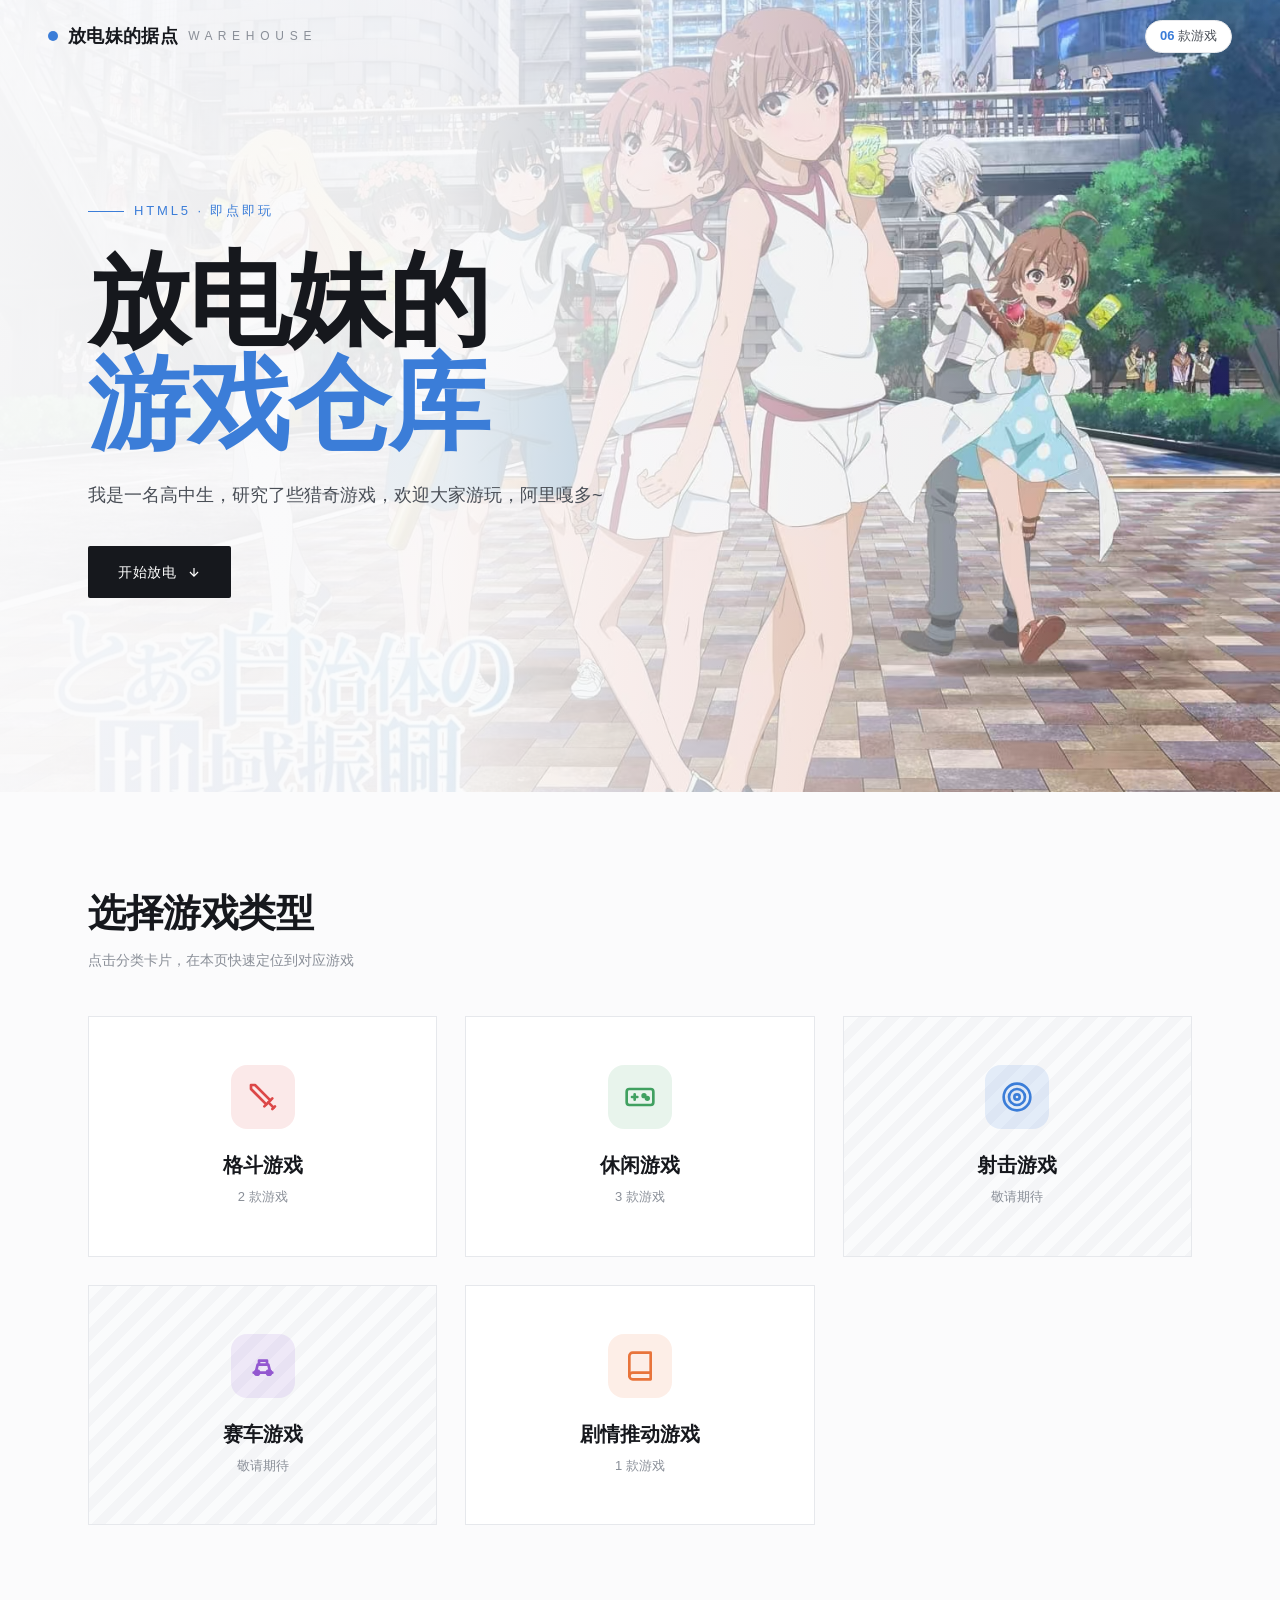
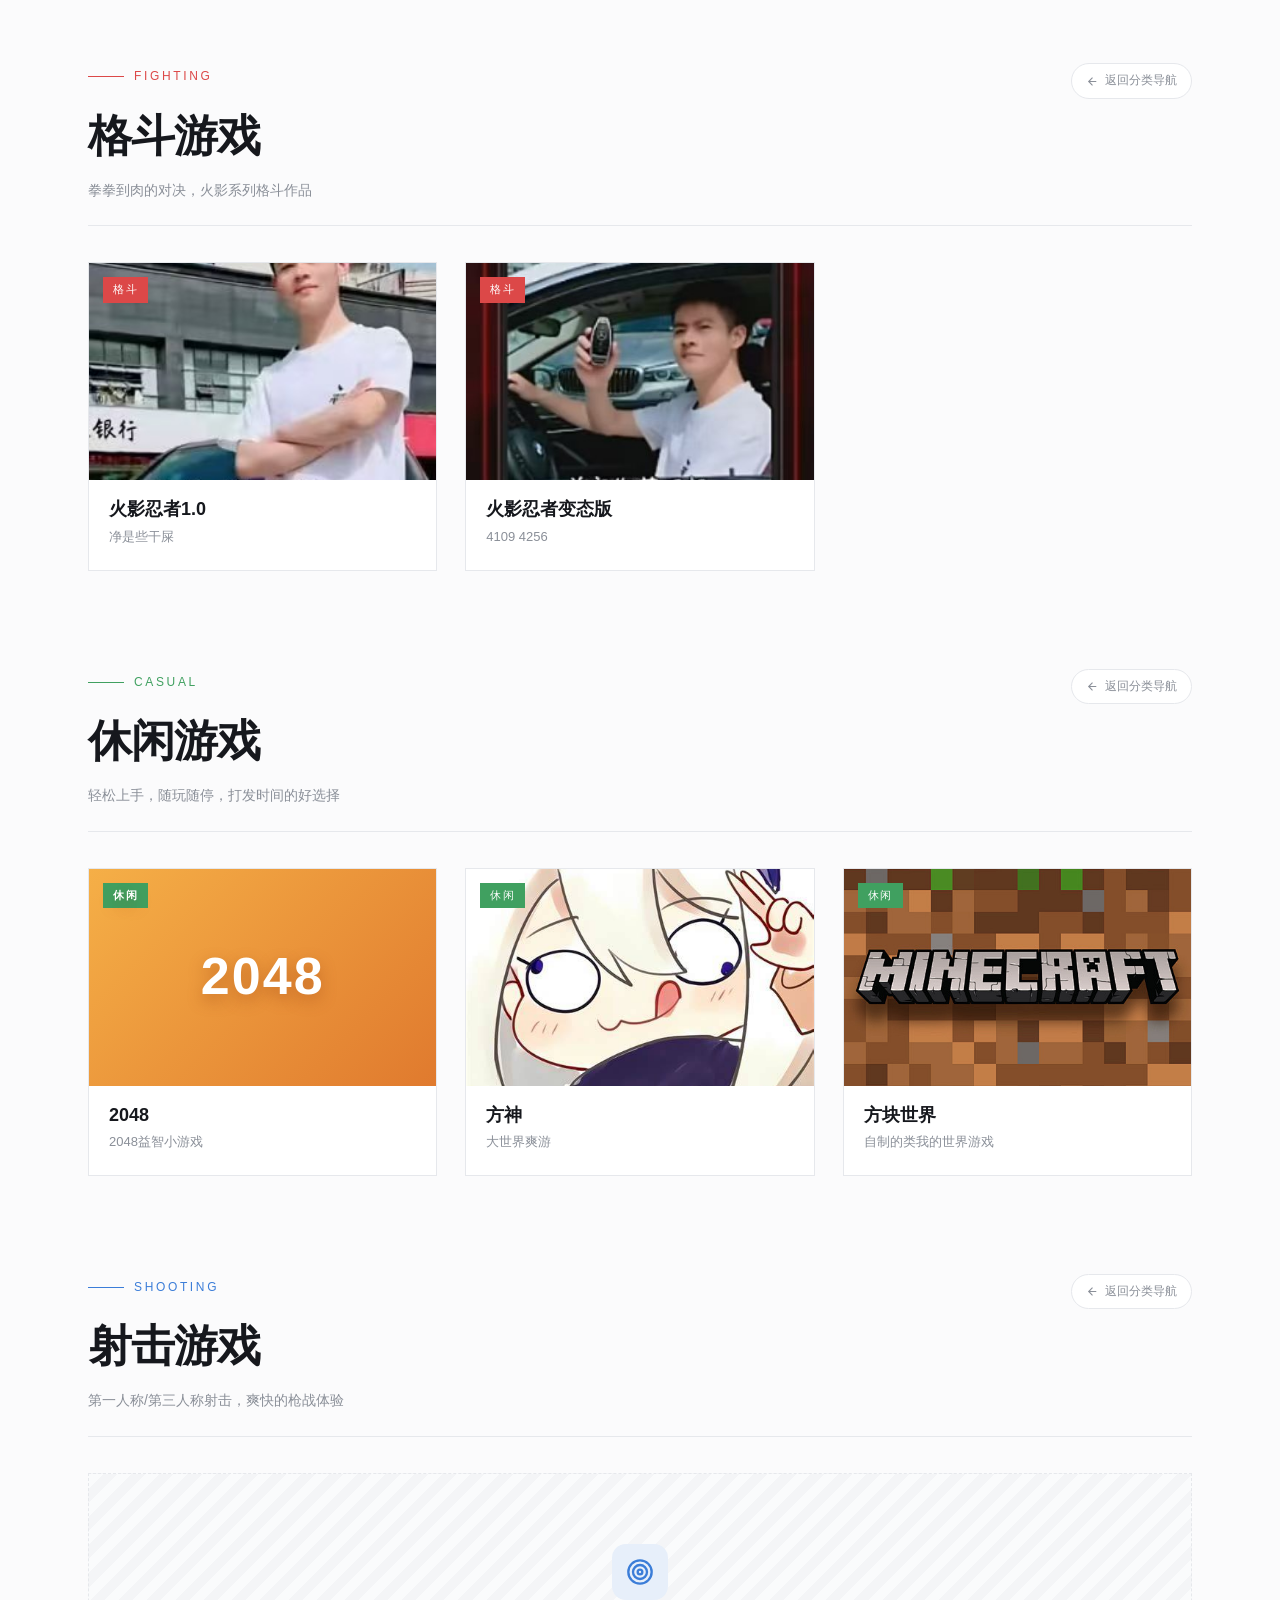
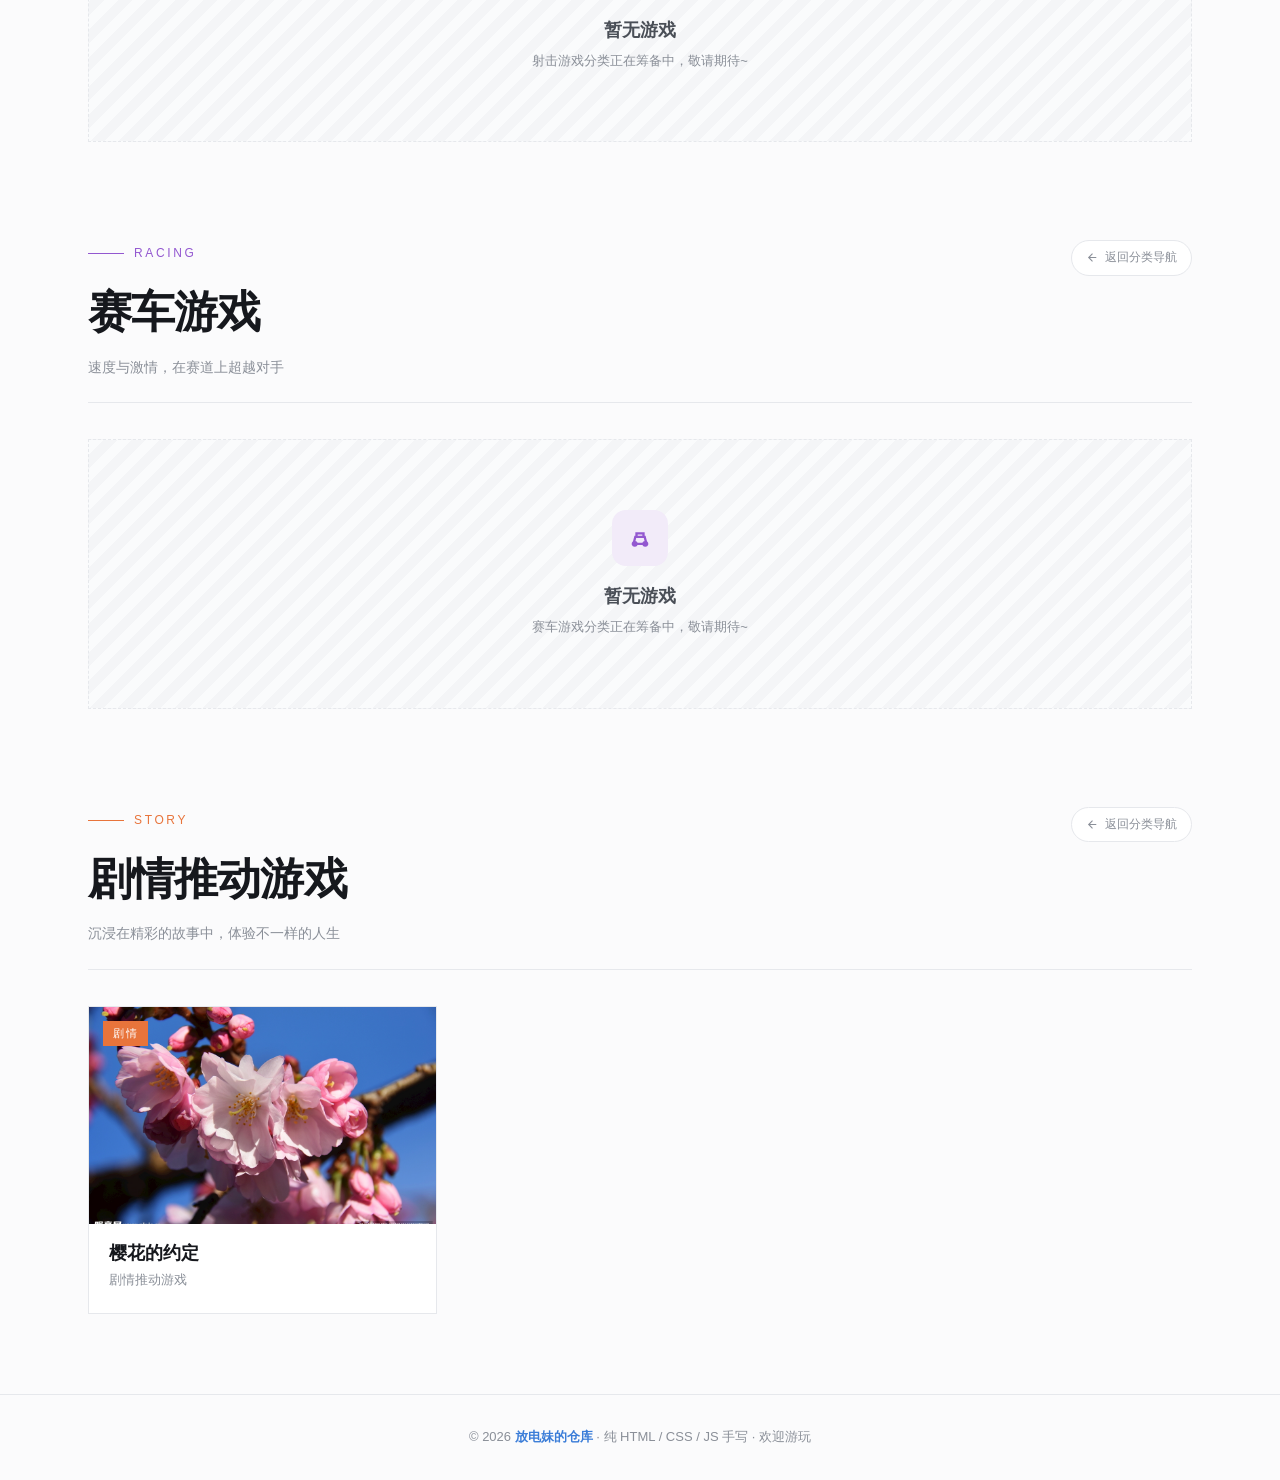
<file: index.html>
<!DOCTYPE html>
<html lang="zh-CN">
<head>
<meta charset="UTF-8">
<meta name="viewport" content="width=device-width, initial-scale=1.0">
<title>放电妹的仓库 · HTML 小游戏集合</title>
<link rel="icon" href="data:image/svg+xml,%3Csvg xmlns='http://www.w3.org/2000/svg' viewBox='0 0 32 32'%3E%3Crect width='32' height='32' rx='8' fill='%233b7dd8'/%3E%3Ctext x='16' y='22' font-family='Helvetica,Arial,sans-serif' font-size='15' font-weight='700' fill='white' text-anchor='middle'%3E放%3C/text%3E%3C/svg%3E">
<link rel="stylesheet" href="https://miaoda.feishu.cn/fonts/css2?family=Noto+Sans+SC:wght@300;400;500;700;900&display=swap">
<style>
  :root{
    --ink:#16181d;
    --ink-soft:#4a4f57;
    --ink-mute:#8a8f98;
    --line:#e6e8ec;
    --bg:#fbfbfc;
    --card:#ffffff;
    --brand:#3b7dd8;
    --brand-deep:#2b5fa8;
    --accent:#e8743b;
  }
  *{margin:0;padding:0;box-sizing:border-box}
  html{scroll-behavior:smooth}
  body{
    font-family:"Noto Sans SC","PingFang SC","Microsoft YaHei",-apple-system,BlinkMacSystemFont,sans-serif;
    color:var(--ink);background:var(--bg);line-height:1.6;
    -webkit-font-smoothing:antialiased;
  }
  /* ===== 顶栏 ===== */
  header{
    position:fixed;top:0;left:0;right:0;z-index:50;
    display:flex;align-items:center;justify-content:space-between;
    padding:20px 48px;transition:all .3s;
  }
  header.scrolled{
    background:rgba(251,251,252,.88);backdrop-filter:blur(12px);
    -webkit-backdrop-filter:blur(12px);box-shadow:0 1px 0 var(--line);padding:13px 48px;
  }
  .logo{
    font-weight:900;font-size:18px;letter-spacing:.02em;color:var(--ink);
    text-decoration:none;display:flex;align-items:center;gap:10px;
  }
  .logo-dot{width:10px;height:10px;border-radius:50%;background:var(--brand);display:inline-block}
  .logo small{font-weight:400;color:var(--ink-mute);font-size:12px;letter-spacing:.1em}
  .count-badge{
    font-size:13px;color:var(--ink-soft);
    border:1px solid var(--line);padding:5px 14px;border-radius:999px;background:#fff;
  }
  .count-badge b{color:var(--brand);font-weight:700}
  /* ===== Hero ===== */
  .hero{position:relative;min-height:88vh;display:flex;align-items:center;overflow:hidden}
  .hero-bg{
    position:absolute;inset:0;
    background-image:url("tupian/beijin.jpg");
    background-size:cover;background-position:center right;z-index:0;
  }
  .hero-mask{
    position:absolute;inset:0;z-index:1;
    background:linear-gradient(90deg,
      rgba(251,251,252,.97) 0%,rgba(251,251,252,.90) 35%,
      rgba(251,251,252,.55) 60%,rgba(251,251,252,.1) 90%);
  }
  .hero-inner{position:relative;z-index:2;padding:0 48px;max-width:1200px;margin:0 auto;width:100%}
  .hero-eyebrow{
    display:inline-flex;align-items:center;gap:10px;font-size:13px;
    letter-spacing:.22em;color:var(--brand);text-transform:uppercase;
    margin-bottom:26px;font-weight:500;
  }
  .hero-eyebrow::before{content:"";width:36px;height:1px;background:var(--brand)}
  .hero h1{
    font-size:clamp(48px,8vw,110px);font-weight:900;line-height:1.02;
    letter-spacing:-.02em;margin-bottom:24px;
  }
  .hero h1 .accent{color:var(--brand)}
  .hero p.lead{font-size:18px;color:var(--ink-soft);max-width:540px;margin-bottom:36px;font-weight:300}
  .hero-cta{
    display:inline-flex;align-items:center;gap:10px;padding:15px 30px;
    background:var(--ink);color:#fff;text-decoration:none;font-size:14px;
    letter-spacing:.05em;border-radius:2px;transition:all .25s;cursor:pointer;border:none;
  }
  .hero-cta:hover{background:var(--brand-deep);transform:translateY(-2px)}
  /* ===== 分类快速导航 ===== */
  .categories{padding:90px 48px 60px;max-width:1200px;margin:0 auto}
  .cat-head{margin-bottom:44px}
  .cat-head h2{font-size:clamp(26px,3vw,40px);font-weight:700;letter-spacing:-.01em}
  .cat-head p{color:var(--ink-mute);font-size:14px;margin-top:6px}
  .cat-grid{display:grid;grid-template-columns:repeat(3,1fr);gap:28px}
  .cat-card{
    background:var(--card);text-decoration:none;color:inherit;
    display:flex;flex-direction:column;align-items:center;justify-content:center;
    padding:48px 24px;transition:transform .3s ease, box-shadow .3s ease;
    border:1px solid var(--line);position:relative;overflow:hidden;
    min-height:220px;
  }
  .cat-card:hover{transform:translateY(-6px);box-shadow:0 18px 40px -18px rgba(20,30,60,.25)}
  .cat-icon{
    width:64px;height:64px;border-radius:16px;display:flex;align-items:center;justify-content:center;
    margin-bottom:20px;transition:transform .3s ease;
  }
  .cat-card:hover .cat-icon{transform:scale(1.1)}
  .cat-icon svg{width:32px;height:32px}
  .cat-card h3{font-size:20px;font-weight:700;margin-bottom:6px}
  .cat-card .cat-count{font-size:13px;color:var(--ink-mute)}
  .cat-card .cat-arrow{
    position:absolute;bottom:16px;right:18px;opacity:0;transform:translateX(-6px);
    transition:all .25s;color:var(--ink-mute);
  }
  .cat-card:hover .cat-arrow{opacity:1;transform:translateX(0)}
  /* 各分类配色 */
  .cat-fighting .cat-icon{background:rgba(220,72,72,.12);color:#dc4848}
  .cat-casual .cat-icon{background:rgba(64,160,96,.12);color:#40a060}
  .cat-shooter .cat-icon{background:rgba(59,125,216,.12);color:#3b7dd8}
  .cat-racing .cat-icon{background:rgba(147,88,208,.12);color:#9358d0}
  .cat-story .cat-icon{background:rgba(232,116,59,.12);color:#e8743b}
  .cat-placeholder{
    background:repeating-linear-gradient(135deg,#fafbfc,#fafbfc 10px,#f4f5f7 10px,#f4f5f7 20px);
  }
  /* ===== 分类展示区块 ===== */
  .cat-section{
    --brand:#3b7dd8;--brand-deep:#2b5fa8;
    padding:74px 48px 20px;max-width:1200px;margin:0 auto;
    scroll-margin-top:76px;
  }
  .cat-section.fighting{--brand:#dc4848;--brand-deep:#b83838}
  .cat-section.casual{--brand:#40a060;--brand-deep:#2e7a48}
  .cat-section.shooter{--brand:#3b7dd8;--brand-deep:#2b5fa8}
  .cat-section.racing{--brand:#9358d0;--brand-deep:#7440a8}
  .cat-section.story{--brand:#e8743b;--brand-deep:#c25c28}
  .section-head{
    position:relative;margin-bottom:36px;padding-bottom:24px;
    border-bottom:1px solid var(--line);
  }
  .section-eyebrow{
    display:inline-flex;align-items:center;gap:10px;font-size:12px;
    letter-spacing:.22em;color:var(--brand);text-transform:uppercase;
    margin-bottom:14px;font-weight:500;
  }
  .section-eyebrow::before{content:"";width:36px;height:1px;background:var(--brand)}
  .section-head h2{font-size:clamp(28px,4vw,44px);font-weight:900;letter-spacing:-.02em}
  .section-head p{color:var(--ink-mute);font-size:14px;margin-top:8px}
  .to-nav{
    position:absolute;top:4px;right:0;display:inline-flex;align-items:center;gap:6px;
    font-size:12px;color:var(--ink-mute);text-decoration:none;
    padding:7px 14px;border:1px solid var(--line);border-radius:999px;background:#fff;
    transition:all .2s;
  }
  .to-nav:hover{color:var(--brand);border-color:var(--brand)}
  /* ===== 游戏卡片 ===== */
  .game-grid{display:grid;grid-template-columns:repeat(3,1fr);gap:28px}
  .game-card{
    background:var(--card);text-decoration:none;color:inherit;display:block;
    transition:transform .3s ease, box-shadow .3s ease;border:1px solid var(--line);
  }
  .game-card:hover{transform:translateY(-6px);box-shadow:0 18px 40px -18px rgba(20,30,60,.25)}
  .cover{position:relative;overflow:hidden;background:#111;aspect-ratio:16/10}
  .cover img{width:100%;height:100%;object-fit:cover;display:block;transition:transform .5s ease}
  .game-card:hover .cover img{transform:scale(1.05)}
  .play-badge{
    position:absolute;top:14px;right:14px;background:rgba(255,255,255,.95);color:var(--ink);
    padding:6px 14px;font-size:12px;letter-spacing:.12em;font-weight:500;
    display:flex;align-items:center;gap:6px;opacity:0;transform:translateY(-4px);transition:all .25s;
  }
  .game-card:hover .play-badge{opacity:1;transform:translateY(0)}
  .cover .genre{
    position:absolute;top:14px;left:14px;background:var(--brand);color:#fff;
    padding:4px 10px;font-size:11px;letter-spacing:.14em;
  }
  .card-body{padding:18px 20px 22px}
  .card-body h3{font-size:18px;font-weight:700;line-height:1.25}
  .card-body p{font-size:13px;color:var(--ink-mute);margin-top:6px}
  /* 无封面时的占位封面 */
  .cover-fallback{
    display:flex;align-items:center;justify-content:center;
    background:linear-gradient(135deg,#f5af47,#e07a2e);
  }
  .cover-fallback span{
    font-size:52px;font-weight:900;color:#fff;letter-spacing:.04em;
    text-shadow:0 6px 16px rgba(150,60,15,.4);
  }
  /* ===== 空状态 ===== */
  .empty-state{
    grid-column:1/-1;text-align:center;padding:70px 20px;
    background:repeating-linear-gradient(135deg,#fafbfc,#fafbfc 10px,#f4f5f7 10px,#f4f5f7 20px);
    border:1px dashed var(--line);
  }
  .empty-icon{
    width:56px;height:56px;border-radius:14px;
    background:color-mix(in srgb,var(--brand) 12%,#fff);color:var(--brand);
    display:inline-flex;align-items:center;justify-content:center;margin-bottom:16px;
  }
  .empty-state h3{font-size:18px;font-weight:700;margin-bottom:6px;color:var(--ink-soft)}
  .empty-state p{font-size:13px;color:var(--ink-mute)}
  /* ===== Footer ===== */
  footer{
    border-top:1px solid var(--line);margin-top:60px;
    padding:32px 48px;text-align:center;color:var(--ink-mute);font-size:13px;
  }
  footer b{color:var(--brand)}
  /* ===== Responsive ===== */
  @media (max-width:900px){
    header,header.scrolled{padding:14px 24px}
    .hero-inner{padding:0 24px}
    .categories{padding:70px 24px 50px}
    .cat-section{padding:56px 24px 16px}
    .hero-mask{
      background:linear-gradient(180deg,
        rgba(251,251,252,.94) 0%,rgba(251,251,252,.8) 55%,rgba(251,251,252,.35) 100%);
    }
    .hero-bg{background-position:center}
    .cat-grid,.game-grid{grid-template-columns:repeat(2,1fr);gap:20px}
    footer{padding:28px 24px}
    .to-nav{position:static;margin-top:16px}
  }
  @media (max-width:560px){
    .cat-grid{grid-template-columns:1fr;gap:24px}
    .game-grid{grid-template-columns:1fr;gap:24px}
    .hero{min-height:92vh}
    .hero-inner{padding-top:50px}
  }
</style>
</head>
<body>
<header id="header">
  <a class="logo" href="#top"><span class="logo-dot"></span>放电妹的据点 <small>W A R E H O U S E</small></a>
  <div class="count-badge"><b>06</b> 款游戏</div>
</header>

<!-- ===== Hero ===== -->
<section class="hero" id="top">
  <div class="hero-bg"></div>
  <div class="hero-mask"></div>
  <div class="hero-inner">
    <span class="hero-eyebrow">HTML5 · 即点即玩</span>
    <h1>放电妹的<br><span class="accent">游戏仓库</span></h1>
    <p class="lead">我是一名高中生，研究了些猎奇游戏，欢迎大家游玩，阿里嘎多~ </p>
    <a class="hero-cta" href="#categories">
      开始放电
      <svg width="14" height="14" viewBox="0 0 24 24" fill="none" stroke="currentColor" stroke-width="2"><path d="M12 5v14M19 12l-7 7-7-7" /></svg>
    </a>
  </div>
</section>

<!-- ===== 分类快速导航 ===== -->
<section class="categories" id="categories">
  <div class="cat-head">
    <h2>选择游戏类型</h2>
    <p>点击分类卡片，在本页快速定位到对应游戏</p>
  </div>
  <div class="cat-grid">
    <!-- 格斗游戏 -->
    <a class="cat-card cat-fighting" href="#cat-fighting">
      <div class="cat-icon">
        <svg viewBox="0 0 24 24" fill="none" stroke="currentColor" stroke-width="2" stroke-linecap="round" stroke-linejoin="round">
          <path d="M14.5 17.5L3 6V3h3l11.5 11.5"/><path d="M13 19l6-6"/><path d="M16 16l4 4"/><path d="M19 21l2-2"/>
        </svg>
      </div>
      <h3>格斗游戏</h3>
      <span class="cat-count">2 款游戏</span>
      <span class="cat-arrow">
        <svg width="18" height="18" viewBox="0 0 24 24" fill="none" stroke="currentColor" stroke-width="2"><path d="M5 12h14M12 5l7 7-7 7"/></svg>
      </span>
    </a>
    <!-- 休闲游戏 -->
    <a class="cat-card cat-casual" href="#cat-casual">
      <div class="cat-icon">
        <svg viewBox="0 0 24 24" fill="none" stroke="currentColor" stroke-width="2" stroke-linecap="round" stroke-linejoin="round">
          <rect x="2" y="6" width="20" height="12" rx="2"/><path d="M6 12h4M8 10v4"/><circle cx="15" cy="11" r="1"/><circle cx="17.5" cy="13" r="1"/>
        </svg>
      </div>
      <h3>休闲游戏</h3>
      <span class="cat-count">3 款游戏</span>
      <span class="cat-arrow">
        <svg width="18" height="18" viewBox="0 0 24 24" fill="none" stroke="currentColor" stroke-width="2"><path d="M5 12h14M12 5l7 7-7 7"/></svg>
      </span>
    </a>
    <!-- 射击游戏 -->
    <a class="cat-card cat-shooter cat-placeholder" href="#cat-shooter">
      <div class="cat-icon">
        <svg viewBox="0 0 24 24" fill="none" stroke="currentColor" stroke-width="2" stroke-linecap="round" stroke-linejoin="round">
          <circle cx="12" cy="12" r="10"/><circle cx="12" cy="12" r="6"/><circle cx="12" cy="12" r="2"/>
        </svg>
      </div>
      <h3>射击游戏</h3>
      <span class="cat-count">敬请期待</span>
      <span class="cat-arrow">
        <svg width="18" height="18" viewBox="0 0 24 24" fill="none" stroke="currentColor" stroke-width="2"><path d="M5 12h14M12 5l7 7-7 7"/></svg>
      </span>
    </a>
    <!-- 赛车游戏 -->
    <a class="cat-card cat-racing cat-placeholder" href="#cat-racing">
      <div class="cat-icon">
        <svg viewBox="0 0 24 24" fill="none" stroke="currentColor" stroke-width="2" stroke-linecap="round" stroke-linejoin="round">
          <path d="M5 17h14M6.5 17l1.5-6h8l1.5 6"/><circle cx="7.5" cy="17" r="1.5"/><circle cx="16.5" cy="17" r="1.5"/><path d="M9 11V8h6v3"/>
        </svg>
      </div>
      <h3>赛车游戏</h3>
      <span class="cat-count">敬请期待</span>
      <span class="cat-arrow">
        <svg width="18" height="18" viewBox="0 0 24 24" fill="none" stroke="currentColor" stroke-width="2"><path d="M5 12h14M12 5l7 7-7 7"/></svg>
      </span>
    </a>
    <!-- 剧情推动游戏 -->
    <a class="cat-card cat-story" href="#cat-story">
      <div class="cat-icon">
        <svg viewBox="0 0 24 24" fill="none" stroke="currentColor" stroke-width="2" stroke-linecap="round" stroke-linejoin="round">
          <path d="M4 19.5A2.5 2.5 0 0 1 6.5 17H20"/><path d="M6.5 2H20v20H6.5A2.5 2.5 0 0 1 4 19.5v-15A2.5 2.5 0 0 1 6.5 2z"/>
        </svg>
      </div>
      <h3>剧情推动游戏</h3>
      <span class="cat-count">1 款游戏</span>
      <span class="cat-arrow">
        <svg width="18" height="18" viewBox="0 0 24 24" fill="none" stroke="currentColor" stroke-width="2"><path d="M5 12h14M12 5l7 7-7 7"/></svg>
      </span>
    </a>
  </div>
</section>

<!-- ===== 格斗游戏 ===== -->
<section class="cat-section fighting" id="cat-fighting">
  <div class="section-head">
    <span class="section-eyebrow">FIGHTING</span>
    <h2>格斗游戏</h2>
    <p>拳拳到肉的对决，火影系列格斗作品</p>
    <a class="to-nav" href="#categories">
      <svg width="13" height="13" viewBox="0 0 24 24" fill="none" stroke="currentColor" stroke-width="2"><path d="M19 12H5M12 19l-7-7 7-7"/></svg>
      返回分类导航
    </a>
  </div>
  <div class="game-grid">
    <!-- 火影忍者1.0 -->
    <a class="game-card" href="youxi/huoying1.0.html" target="_blank" rel="noopener">
      <div class="cover">
        <img src="tupian/huoying1.0.jpg" alt="火影忍者1.0">
        <span class="genre">格斗</span>
        <span class="play-badge">▶ 开始游戏</span>
      </div>
      <div class="card-body">
        <h3>火影忍者1.0</h3>
        <p>净是些干屎</p>
      </div>
    </a>
    <!-- 火影忍者变态版 -->
    <a class="game-card" href="youxi/huoyingbt.html" target="_blank" rel="noopener">
      <div class="cover">
        <img src="tupian/huoyingbt.jpg" alt="火影忍者变态版">
        <span class="genre">格斗</span>
        <span class="play-badge">▶ 开始游戏</span>
      </div>
      <div class="card-body">
        <h3>火影忍者变态版</h3>
        <p>4109  4256</p>
      </div>
    </a>
  </div>
</section>

<!-- ===== 休闲游戏 ===== -->
<section class="cat-section casual" id="cat-casual">
  <div class="section-head">
    <span class="section-eyebrow">CASUAL</span>
    <h2>休闲游戏</h2>
    <p>轻松上手，随玩随停，打发时间的好选择</p>
    <a class="to-nav" href="#categories">
      <svg width="13" height="13" viewBox="0 0 24 24" fill="none" stroke="currentColor" stroke-width="2"><path d="M19 12H5M12 19l-7-7 7-7"/></svg>
      返回分类导航
    </a>
  </div>
  <div class="game-grid">
    <!-- 2048 -->
    <a class="game-card" href="2048/2048.html" target="_blank" rel="noopener">
      <div class="cover cover-fallback">
        <span>2048</span>
        <span class="genre">休闲</span>
        <span class="play-badge">▶ 开始游戏</span>
      </div>
      <div class="card-body">
        <h3>2048</h3>
        <p>2048益智小游戏</p>
      </div>
    </a>
    <!-- 方神 -->
    <a class="game-card" href="yuansheng/yuansheng.html" target="_blank" rel="noopener">
      <div class="cover">
        <img src="tupian/yuansheng.jpg" alt="方神">
        <span class="genre">休闲</span>
        <span class="play-badge">▶ 开始游戏</span>
      </div>
      <div class="card-body">
        <h3>方神</h3>
        <p>大世界爽游</p>
      </div>
    </a>
    <!-- 方块世界 -->
    <a class="game-card" href="youxi/方块世界.html" target="_blank" rel="noopener">
      <div class="cover">
        <img src="tupian/方块世界.jpg" alt="方块世界">
        <span class="genre">休闲</span>
        <span class="play-badge">▶ 开始游戏</span>
      </div>
      <div class="card-body">
        <h3>方块世界</h3>
        <p>自制的类我的世界游戏</p>
      </div>
    </a>
  </div>
</section>

<!-- ===== 射击游戏 ===== -->
<section class="cat-section shooter" id="cat-shooter">
  <div class="section-head">
    <span class="section-eyebrow">SHOOTING</span>
    <h2>射击游戏</h2>
    <p>第一人称/第三人称射击，爽快的枪战体验</p>
    <a class="to-nav" href="#categories">
      <svg width="13" height="13" viewBox="0 0 24 24" fill="none" stroke="currentColor" stroke-width="2"><path d="M19 12H5M12 19l-7-7 7-7"/></svg>
      返回分类导航
    </a>
  </div>
  <div class="game-grid">
    <div class="empty-state">
      <div class="empty-icon">
        <svg width="28" height="28" viewBox="0 0 24 24" fill="none" stroke="currentColor" stroke-width="2"><circle cx="12" cy="12" r="10"/><circle cx="12" cy="12" r="6"/><circle cx="12" cy="12" r="2"/></svg>
      </div>
      <h3>暂无游戏</h3>
      <p>射击游戏分类正在筹备中，敬请期待~</p>
    </div>
  </div>
</section>

<!-- ===== 赛车游戏 ===== -->
<section class="cat-section racing" id="cat-racing">
  <div class="section-head">
    <span class="section-eyebrow">RACING</span>
    <h2>赛车游戏</h2>
    <p>速度与激情，在赛道上超越对手</p>
    <a class="to-nav" href="#categories">
      <svg width="13" height="13" viewBox="0 0 24 24" fill="none" stroke="currentColor" stroke-width="2"><path d="M19 12H5M12 19l-7-7 7-7"/></svg>
      返回分类导航
    </a>
  </div>
  <div class="game-grid">
    <div class="empty-state">
      <div class="empty-icon">
        <svg width="28" height="28" viewBox="0 0 24 24" fill="none" stroke="currentColor" stroke-width="2"><path d="M5 17h14M6.5 17l1.5-6h8l1.5 6"/><circle cx="7.5" cy="17" r="1.5"/><circle cx="16.5" cy="17" r="1.5"/><path d="M9 11V8h6v3"/></svg>
      </div>
      <h3>暂无游戏</h3>
      <p>赛车游戏分类正在筹备中，敬请期待~</p>
    </div>
  </div>
</section>

<!-- ===== 剧情推动游戏 ===== -->
<section class="cat-section story" id="cat-story">
  <div class="section-head">
    <span class="section-eyebrow">STORY</span>
    <h2>剧情推动游戏</h2>
    <p>沉浸在精彩的故事中，体验不一样的人生</p>
    <a class="to-nav" href="#categories">
      <svg width="13" height="13" viewBox="0 0 24 24" fill="none" stroke="currentColor" stroke-width="2"><path d="M19 12H5M12 19l-7-7 7-7"/></svg>
      返回分类导航
    </a>
  </div>
  <div class="game-grid">
    <!-- 樱花的约定 -->
    <a class="game-card" href="youxi/樱花的约定.html" target="_blank" rel="noopener">
      <div class="cover">
        <img src="tupian/yinhua.jpg" alt="樱花的约定">
        <span class="genre">剧情</span>
        <span class="play-badge">▶ 开始游戏</span>
      </div>
      <div class="card-body">
        <h3>樱花的约定</h3>
        <p>剧情推动游戏</p>
      </div>
    </a>
  </div>
</section>

<footer>
  © 2026 <b>放电妹的仓库</b> · 纯 HTML / CSS / JS 手写 · 欢迎游玩
</footer>
<script>
  const header = document.getElementById('header');
  window.addEventListener('scroll', () => {
    header.classList.toggle('scrolled', window.scrollY > 40);
  });
</script>
</body>
</html>
<!-- （注：内容由AI生成） -->
</file>
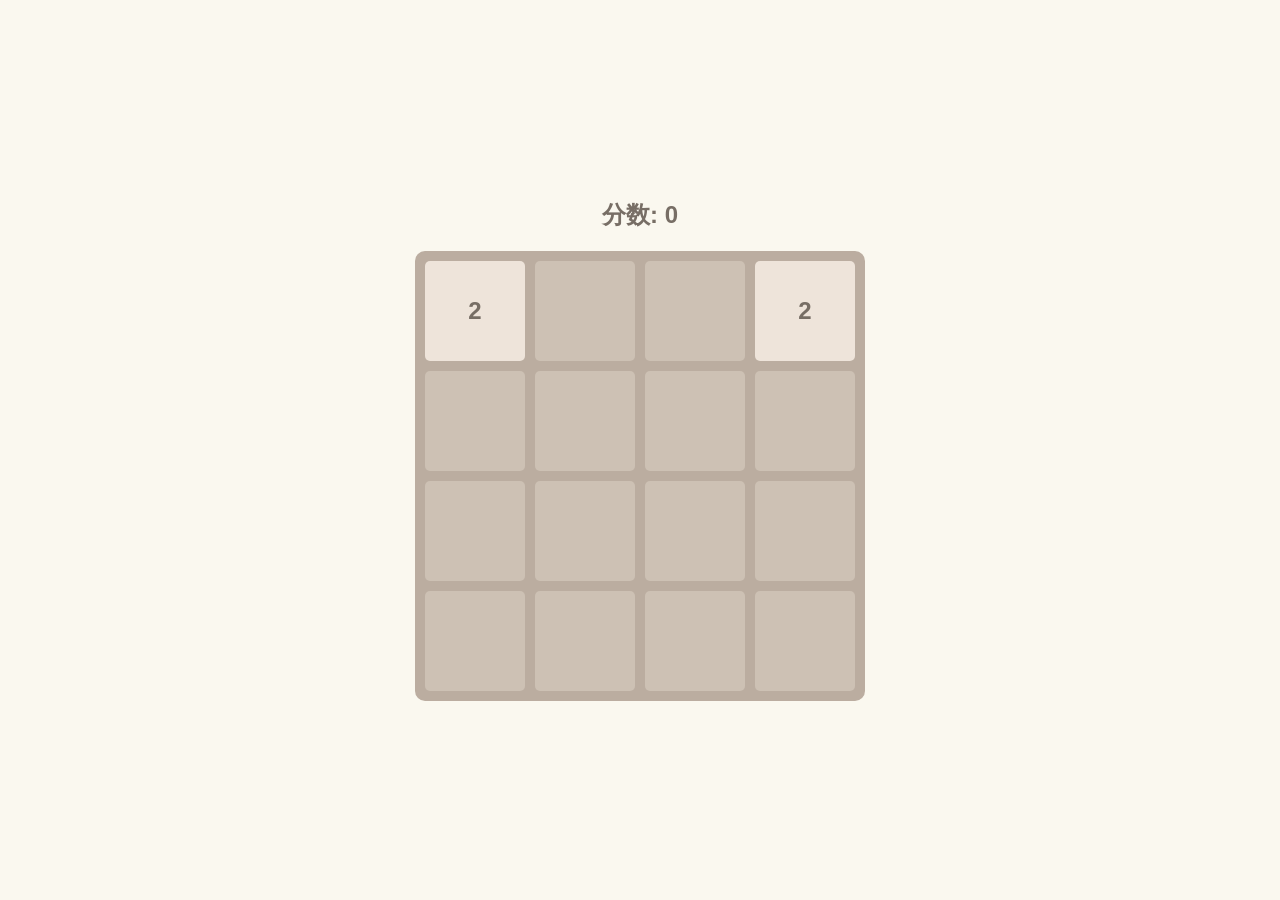
<file: 2048/2048.html>
<!DOCTYPE html>
<html lang="en">
<head>
    <meta charset="UTF-8">
    <meta name="viewport" content="width=device-width, initial-scale=1.0">
    <title>2048 Game</title>
    <link rel="stylesheet" href="game.css">
</head>
<body>
    <div class="game-container">
        <div class="score-container">
            分数: <span id="score">0</span>
        </div>
        <div class="game-board" id="game-board">
            <!-- 这里将动态生成游戏单元格 -->
        </div>
    </div>
    <script src="game.js"></script>
</body>
</html>
</file>
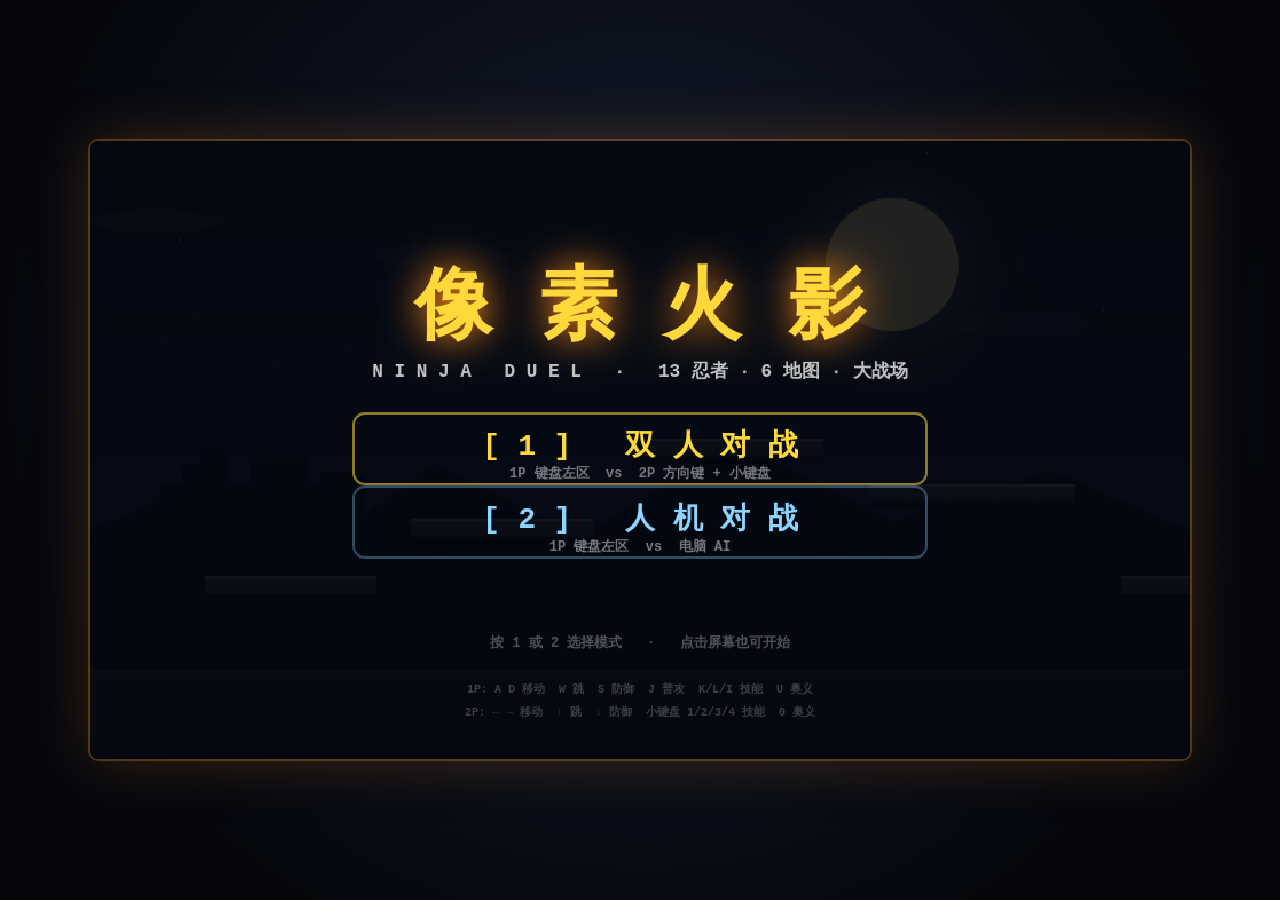
<file: youxi/huoying1.0.html>
<!DOCTYPE html>
<html lang="zh-CN">
<head>
<meta charset="UTF-8">
<meta name="viewport" content="width=device-width,initial-scale=1,user-scalable=no">
<title>像素火影 · 忍者对决</title>
<style>
*{box-sizing:border-box;-webkit-tap-highlight-color:transparent;}
html,body{height:100%;margin:0;overflow:hidden;}
body{display:flex;align-items:center;justify-content:center;background:radial-gradient(circle at 50% 40%,#141c30 0%,#05070d 75%);font-family:"Courier New",monospace;touch-action:none;}
#wrap{position:relative;width:min(98vw,1100px);aspect-ratio:16/9;}
canvas{width:100%;height:100%;display:block;border-radius:8px;box-shadow:0 0 60px rgba(255,140,26,.22),0 0 0 2px rgba(255,180,60,.25);image-rendering:pixelated;touch-action:none;}

/* ═══ 移动端虚拟按键 ═══ */
#touch-controls{display:none;position:fixed;left:0;right:0;bottom:0;height:42vh;
 padding:8px 14px calc(14px + env(safe-area-inset-bottom,0));
 justify-content:space-between;align-items:flex-end;z-index:100;pointer-events:none;}
.tc-group{display:flex;align-items:flex-end;gap:10px;pointer-events:none;}
.tc-btn{width:58px;height:58px;border-radius:50%;
 background:rgba(255,255,255,0.10);border:2px solid rgba(255,220,150,0.45);
 color:#ffe9b0;font-family:"Courier New",monospace;font-weight:bold;font-size:13px;line-height:1.05;
 display:flex;align-items:center;justify-content:center;text-align:center;
 user-select:none;-webkit-user-select:none;-webkit-touch-callout:none;
 touch-action:none;backdrop-filter:blur(4px);pointer-events:auto;}
.tc-btn.active{background:rgba(255,180,60,0.5);transform:scale(0.94);}
.tc-dpad{display:grid;grid-template-columns:repeat(3,52px);grid-template-rows:repeat(2,52px);gap:6px;}
.tc-dpad .up{grid-column:2;grid-row:1;}
.tc-dpad .left{grid-column:1;grid-row:2;}
.tc-dpad .down{grid-column:2;grid-row:2;}
.tc-dpad .right{grid-column:3;grid-row:2;}
.tc-actions{display:grid;grid-template-columns:repeat(3,52px);grid-template-rows:repeat(2,52px);gap:6px;}
.tc-actions .atk{grid-column:1;grid-row:1;background:rgba(220,70,40,0.28);}
.tc-actions .s1{grid-column:2;grid-row:1;}
.tc-actions .s2{grid-column:3;grid-row:1;}
.tc-actions .s3{grid-column:1;grid-row:2;}
.tc-actions .ult{grid-column:2 / span 2;grid-row:2;background:rgba(255,190,40,0.32);}
.tc-map{position:fixed;top:calc(8px + env(safe-area-inset-top,0));left:50%;transform:translateX(-50%);
 display:none;gap:10px;z-index:100;pointer-events:none;}
.tc-map .tc-btn{width:64px;height:38px;border-radius:8px;font-size:12px;pointer-events:auto;}

@media (max-width:900px), (pointer:coarse){
  #touch-controls{display:flex;}
  #wrap{width:100vw !important;aspect-ratio:16/9;}
  body{align-items:flex-start;}
  .tc-map.on{display:flex;}
}
@media (orientation:landscape) and (max-width:900px){
  #wrap{width:auto;height:100vh;aspect-ratio:16/9;}
  #touch-controls{height:auto;top:50%;bottom:auto;transform:translateY(-50%);padding:0 18px;align-items:center;}
  .tc-dpad{grid-template-columns:repeat(3,48px);grid-template-rows:repeat(2,48px);}
  .tc-actions{grid-template-columns:repeat(3,48px);grid-template-rows:repeat(2,48px);}
  .tc-btn{width:48px;height:48px;font-size:12px;}
}
</style>
</head>
<body>
<div id="wrap"><canvas id="c" width="960" height="540"></canvas></div>

<!-- 移动端虚拟按键 -->
<div class="tc-map" id="tc-map">
  <div class="tc-btn" id="btn-map-prev">◀ 地图</div>
  <div class="tc-btn" id="btn-map-next">地图 ▶</div>
</div>
<div id="touch-controls">
  <div class="tc-group tc-dpad">
    <div class="tc-btn up"    id="btn-up">跳</div>
    <div class="tc-btn left"  id="btn-left">◀</div>
    <div class="tc-btn down"  id="btn-down">蹲</div>
    <div class="tc-btn right" id="btn-right">▶</div>
  </div>
  <div class="tc-group tc-actions">
    <div class="tc-btn atk"  id="btn-atk">攻</div>
    <div class="tc-btn s1"    id="btn-s1">技1</div>
    <div class="tc-btn s2"    id="btn-s2">技2</div>
    <div class="tc-btn s3"    id="btn-s3">技3</div>
    <div class="tc-btn ult"   id="btn-ult">奥义</div>
  </div>
</div>
<script>
const cvs=document.getElementById('c');
const ctx=cvs.getContext('2d');
const W=960,H=540,GROUND=462,GRAVITY=2000,WORLD_W=1600;
const clamp=(v,a,b)=>v<a?a:v>b?b:v;
const rand=(a,b)=>a+Math.random()*(b-a);
const aabb=(a,b)=>a.x<b.x+b.w&&a.x+a.w>b.x&&a.y<b.y+b.h&&a.y+a.h>b.y;
function rrect(x,y,w,h,r){ctx.beginPath();ctx.moveTo(x+r,y);ctx.arcTo(x+w,y,x+w,y+h,r);ctx.arcTo(x+w,y+h,x,y+h,r);ctx.arcTo(x,y+h,x,y,r);ctx.arcTo(x,y,x+w,y,r);ctx.closePath();}
function shade(hex,amt){const n=parseInt(hex.slice(1),16);let r=(n>>16)&255,g=(n>>8)&255,b=n&255;r=clamp(Math.round(r*(1+amt)),0,255);g=clamp(Math.round(g*(1+amt)),0,255);b=clamp(Math.round(b*(1+amt)),0,255);return `rgb(${r},${g},${b})`;}

/* ═══ 音频 ═══ */
let audioCtx=null,masterGain=null,_noiseBuf=null,audioEnabled=false;
function initAudio(){if(audioCtx)return;try{const AC=window.AudioContext||window.webkitAudioContext;if(!AC)return;audioCtx=new AC();masterGain=audioCtx.createGain();masterGain.gain.value=0.32;masterGain.connect(audioCtx.destination);audioEnabled=true;}catch(e){audioCtx=null;}}
function getNoise(dur){if(!audioCtx)return null;if(!_noiseBuf||_noiseBuf.duration<dur){const sr=audioCtx.sampleRate;const len=Math.max(Math.floor(sr*Math.max(dur,0.5)),sr);_noiseBuf=audioCtx.createBuffer(1,len,sr);const d=_noiseBuf.getChannelData(0);for(let i=0;i<len;i++)d[i]=Math.random()*2-1;}return _noiseBuf;}
function playOsc(freq,dur,type,vol,slideTo,delay){if(!audioCtx||!audioEnabled)return;const t0=audioCtx.currentTime+(delay||0);const osc=audioCtx.createOscillator();const g=audioCtx.createGain();osc.type=type||'square';osc.frequency.setValueAtTime(freq,t0);if(slideTo)osc.frequency.exponentialRampToValueAtTime(Math.max(20,slideTo),t0+dur);g.gain.setValueAtTime(0.0001,t0);g.gain.linearRampToValueAtTime(vol||0.15,t0+0.008);g.gain.exponentialRampToValueAtTime(0.0001,t0+dur);osc.connect(g);g.connect(masterGain);osc.start(t0);osc.stop(t0+dur+0.03);}
function playNoise(dur,vol,ff,ft,slideTo,delay){if(!audioCtx||!audioEnabled)return;const buf=getNoise(dur);if(!buf)return;const t0=audioCtx.currentTime+(delay||0);const src=audioCtx.createBufferSource();src.buffer=buf;const filt=audioCtx.createBiquadFilter();filt.type=ft||'bandpass';filt.frequency.setValueAtTime(ff||800,t0);if(slideTo)filt.frequency.exponentialRampToValueAtTime(Math.max(50,slideTo),t0+dur);filt.Q.value=1;const g=audioCtx.createGain();g.gain.setValueAtTime(0.0001,t0);g.gain.linearRampToValueAtTime(vol||0.15,t0+0.006);g.gain.exponentialRampToValueAtTime(0.0001,t0+dur);src.connect(filt);filt.connect(g);g.connect(masterGain);src.start(t0);src.stop(t0+dur+0.03);}

const EXTERNAL_SFX={
 chidori:{url:'audio/chidori.mp3',volume:0.90},rasengan:{url:'audio/rasengan.mp3',volume:0.90},
 katon:{url:'audio/katon.mp3',volume:0.85},amaterasu:{url:'audio/amaterasu.mp3',volume:0.90},
 water:{url:'audio/water.mp3',volume:0.80},sand:{url:'audio/sand.mp3',volume:0.80},
 clone:{url:'audio/clone_smoke.mp3',volume:0.85},jutsu_whoosh:{url:'audio/jutsu_whoosh.mp3',volume:0.75},
 kunai:{url:'audio/kunai.mp3',volume:0.60},taiko:{url:'audio/taiko.mp3',volume:0.95},
 drum_hit:{url:'audio/drum_hit.mp3',volume:0.90},sharingan:{url:'audio/sharingan.mp3',volume:0.85},
 byakugan:{url:'audio/byakugan.mp3',volume:0.80},susanoo:{url:'audio/susanoo.mp3',volume:0.90},
 gate_open:{url:'audio/gate_open.mp3',volume:0.95},finisher:{url:'audio/finisher.mp3',volume:1.00},
 hit_punch:{url:'audio/hit_punch.mp3',volume:0.75},hit_heavy:{url:'audio/hit_heavy.mp3',volume:0.90},
 block:{url:'audio/block.mp3',volume:0.70},hiraishin:{url:'audio/hiraishin.mp3',volume:0.85},
 kotoamatsukami:{url:'audio/kotoamatsukami.mp3',volume:0.90}
};
const _sfxBuffers={};let _sfxLoadAttempted=false;
function loadExternalSFX(){if(_sfxLoadAttempted||!audioCtx)return;_sfxLoadAttempted=true;for(const key of Object.keys(EXTERNAL_SFX)){const cfg=EXTERNAL_SFX[key];fetch(cfg.url).then(r=>{if(!r.ok)throw new Error('HTTP '+r.status);return r.arrayBuffer();}).then(buf=>audioCtx.decodeAudioData(buf)).then(d=>{_sfxBuffers[key]=d;console.log('%c[SFX] ✓ '+key,'color:#4fc3f7');}).catch(()=>{console.log('%c[SFX] ✗ '+key+' 使用合成','color:#ff8c1a');});}}
function playExternal(key,fallbackFn){if(_sfxBuffers[key]&&audioCtx&&audioEnabled){const cfg=EXTERNAL_SFX[key];const src=audioCtx.createBufferSource();src.buffer=_sfxBuffers[key];const g=audioCtx.createGain();g.gain.value=cfg.volume||0.8;src.connect(g);g.connect(masterGain);try{src.start(0);}catch(e){if(fallbackFn)fallbackFn();}return true;}if(fallbackFn)fallbackFn();return false;}
function playExternalVar(key,fallbackFn,pitchVar){if(_sfxBuffers[key]&&audioCtx&&audioEnabled){const cfg=EXTERNAL_SFX[key];const src=audioCtx.createBufferSource();src.buffer=_sfxBuffers[key];src.playbackRate.value=1+rand(-(pitchVar||0.08),(pitchVar||0.08));const g=audioCtx.createGain();g.gain.value=(cfg.volume||0.8)*(0.85+Math.random()*0.15);src.connect(g);g.connect(masterGain);try{src.start(0);}catch(e){if(fallbackFn)fallbackFn();}return true;}if(fallbackFn)fallbackFn();return false;}

const SFX={
 jump(){playOsc(520,0.14,'triangle',0.10,900);},land(){playOsc(90,0.10,'sine',0.16,50);playNoise(0.06,0.10,400,'lowpass');},
 whoosh(){playNoise(0.16,0.12,500,'bandpass',220);},step(){playNoise(0.04,0.06,900,'highpass');},
 punch(){playOsc(180,0.09,'square',0.16,80);playNoise(0.07,0.18,1400,'highpass');},
 hit(){playOsc(120,0.12,'sawtooth',0.20,60);playNoise(0.10,0.22,2400,'bandpass');},
 hitBig(){playOsc(90,0.28,'sawtooth',0.26,40);playOsc(150,0.22,'square',0.18,60);playNoise(0.24,0.30,1800,'bandpass',400);},
 block(){playOsc(280,0.08,'square',0.13,200);playNoise(0.06,0.10,3200,'highpass');},
 guardBreak(){playOsc(320,0.18,'square',0.22,100);playOsc(200,0.24,'sawtooth',0.18,60);playNoise(0.24,0.26,2400,'highpass',800);},
 rasengan(){playOsc(280,0.30,'sawtooth',0.12,640);playOsc(420,0.30,'sine',0.08,960,0.02);playNoise(0.30,0.14,1400,'bandpass',2800);},
 shadowClone(){playOsc(660,0.14,'square',0.10,320);playNoise(0.16,0.08,2000,'highpass');playOsc(440,0.14,'triangle',0.10,280,0.05);},
 odama(){playOsc(180,0.42,'sawtooth',0.14,520);playOsc(300,0.42,'square',0.10,780,0.02);playNoise(0.42,0.16,1200,'bandpass',2600);},
 lightning(){playNoise(0.22,0.26,4200,'highpass',1600);playOsc(260,0.18,'sawtooth',0.14,110);playOsc(900,0.10,'square',0.10,400,0.02);},
 fire(){playNoise(0.28,0.22,700,'lowpass',220);playOsc(140,0.24,'sawtooth',0.12,60);},
 fireBig(){playNoise(0.42,0.26,900,'lowpass',200);playOsc(110,0.38,'sawtooth',0.16,50);playOsc(220,0.30,'square',0.10,80,0.04);},
 water(){playNoise(0.32,0.22,900,'bandpass',1800);playOsc(320,0.22,'sine',0.12,180);},
 sand(){playNoise(0.34,0.18,1800,'highpass',500);playOsc(180,0.20,'sawtooth',0.08,90);},
 amaterasu(){playOsc(80,0.55,'sawtooth',0.20,40);playNoise(0.55,0.18,300,'lowpass',100);playOsc(150,0.40,'square',0.10,60,0.04);},
 susanoo(){playOsc(110,0.40,'sawtooth',0.18,55);playOsc(220,0.40,'square',0.10,110);playNoise(0.40,0.16,400,'lowpass',200);},
 heal(){[523,659,784,1046].forEach((f,i)=>playOsc(f,0.22,'sine',0.10,null,i*0.07));},
 tsukuyomi(){playOsc(80,0.60,'sawtooth',0.20,200);playOsc(160,0.60,'triangle',0.12,400,0.02);playNoise(0.60,0.14,800,'bandpass',2400);},
 gentleFist(){playOsc(680,0.10,'square',0.10,320);playNoise(0.08,0.08,2800,'highpass');},
 spin(){playNoise(0.50,0.20,900,'bandpass',2200);playOsc(320,0.42,'sawtooth',0.10,680);},
 byakugo(){playOsc(200,0.50,'sawtooth',0.16,400);playOsc(400,0.50,'triangle',0.10,800,0.02);playNoise(0.50,0.14,1600,'bandpass',3200);},
 kick(){playNoise(0.14,0.14,1600,'highpass',400);playOsc(220,0.12,'triangle',0.12,100);},
 tiger(){playOsc(140,0.42,'sawtooth',0.20,60);playOsc(280,0.32,'square',0.12,120,0.02);playNoise(0.40,0.20,800,'lowpass',200);},
 kamui(){playOsc(120,0.42,'sawtooth',0.14,60);playOsc(240,0.42,'triangle',0.10,120,0.02);playNoise(0.42,0.16,500,'lowpass',200);},
 ultCharge(){playOsc(180,0.50,'sawtooth',0.08,720);playOsc(240,0.50,'triangle',0.08,960,0.02);playNoise(0.50,0.10,800,'bandpass',3000);},
 ultBoom(){playOsc(140,0.55,'sawtooth',0.30,30);playOsc(80,0.55,'sine',0.28,30);playNoise(0.55,0.32,300,'lowpass',80);playNoise(0.20,0.26,2400,'highpass',600,0.02);},
 ultSlash(){playOsc(180,0.30,'sawtooth',0.18,40);playNoise(0.30,0.26,3000,'highpass',400);},
 ultArrow(){playOsc(260,0.34,'sawtooth',0.18,80);playNoise(0.34,0.22,2600,'bandpass',700);},
 ultRoar(){playOsc(70,0.55,'sawtooth',0.26,40);playOsc(140,0.55,'square',0.14,60,0.02);playNoise(0.55,0.22,500,'lowpass',150);},
 ultKick(){playOsc(220,0.20,'square',0.16,60);playNoise(0.20,0.24,3400,'highpass',500);},
 gateOpen(){playOsc(60,0.80,'sawtooth',0.24,20);playOsc(120,0.80,'square',0.16,40,0.02);playNoise(0.80,0.20,600,'lowpass',100);},
 finisher(){playOsc(140,1.20,'sawtooth',0.20,30);playOsc(280,1.20,'triangle',0.12,60,0.05);playNoise(1.20,0.24,1200,'lowpass',200);playOsc(1046,1.20,'sine',0.10,523,0.1);}
};
let hitSfxCd=0;
function updateSfxCd(dt){if(hitSfxCd>0)hitSfxCd-=dt;}
function resumeAudio(){initAudio();if(audioCtx&&audioCtx.state==='suspended')audioCtx.resume().catch(()=>{});if(audioCtx&&!_sfxLoadAttempted)loadExternalSFX();}

/* ═══ 地图 ═══ */
const MAPS=[
{id:'konoha',name:'木叶村 · 月夜',skyTop:'#0a1425',skyMid:'#16233d',skyLow:'#2b3554',groundTop:'#1c2130',groundLow:'#0b0e16',groundLine:'rgba(255,190,90,0.10)',grid:'rgba(255,255,255,0.035)',
 platforms:[{x:100,y:380,w:150,h:16},{x:280,y:330,w:160,h:16},{x:480,y:260,w:160,h:16},{x:680,y:300,w:180,h:16},{x:900,y:380,w:140,h:16},{x:1100,y:300,w:170,h:16},{x:1350,y:260,w:180,h:16}],
 layers:[
  {factor:0.10,draw(ox,t){ctx.fillStyle='rgba(255,255,255,.6)';for(let i=0;i<48;i++)ctx.fillRect(((i*73+ox*0.3)%(W+200)+W)%W,(i*41)%200,1,1);ctx.save();ctx.shadowBlur=70;ctx.shadowColor='rgba(255,215,150,0.55)';ctx.fillStyle='#ffeaa7';ctx.beginPath();ctx.arc(700+ox*0.25,108,58,0,Math.PI*2);ctx.fill();ctx.restore();ctx.fillStyle='rgba(255,255,255,.06)';for(let i=0;i<6;i++){const cx=(((i*250+t*8+ox)%(W+400))+W+400)%(W+400)-200,cy=40+i*30;ctx.beginPath();ctx.ellipse(cx,cy,60,10,0,0,Math.PI*2);ctx.fill();}}},
  {factor:0.25,draw(ox){ctx.fillStyle='#0b1524';ctx.beginPath();ctx.moveTo(-300,GROUND);const peaks=[[70,310],[180,368],[300,282],[430,345],[560,262],[700,332],[840,288],[960,340],[1120,300],[1280,340],[1450,290]];for(const [px,py] of peaks)ctx.lineTo(px+ox,py);ctx.lineTo(W+400,GROUND);ctx.closePath();ctx.fill();}},
  {factor:0.55,draw(ox){ctx.fillStyle='#080f1a';ctx.fillRect(60+ox,300,180,GROUND-300);ctx.fillRect(80+ox,282,40,22);ctx.fillRect(140+ox,276,50,28);ctx.fillRect(200+ox,288,40,16);ctx.fillRect(96+ox,268,26,18);ctx.fillRect(1000+ox,296,150,GROUND-296);ctx.fillRect(1020+ox,272,40,28);ctx.fillRect(1080+ox,280,44,20);}},
  {factor:0.82,draw(ox){ctx.fillStyle='#070c15';for(const [bx,bh] of [[300,120],[340,96],[640,132],[690,104],[880,118],[1300,140],[1450,110]]){ctx.beginPath();ctx.moveTo(bx-34+ox,GROUND);ctx.lineTo(bx+ox,GROUND-bh);ctx.lineTo(bx+34+ox,GROUND);ctx.closePath();ctx.fill();ctx.fillRect(bx-4+ox,GROUND-bh*0.4,8,bh*0.4);}}}
 ],weather:null},
{id:'valley',name:'终结之谷',skyTop:'#050512',skyMid:'#1a1030',skyLow:'#2c1a4a',groundTop:'#1a1a2a',groundLow:'#080810',groundLine:'rgba(180,160,255,0.18)',grid:'rgba(255,255,255,0.03)',
 platforms:[{x:120,y:380,w:140,h:16},{x:340,y:320,w:180,h:16},{x:560,y:250,w:150,h:16},{x:800,y:290,w:180,h:16},{x:1030,y:380,w:150,h:16},{x:1250,y:320,w:160,h:16},{x:1420,y:260,w:150,h:16}],
 layers:[
  {factor:0.10,draw(ox){ctx.fillStyle='rgba(220,220,255,.7)';for(let i=0;i<70;i++)ctx.fillRect(((i*61+ox*0.3)%(W+200)+W)%W,(i*37)%220,1,1);ctx.save();ctx.shadowBlur=80;ctx.shadowColor='rgba(160,120,255,0.65)';ctx.fillStyle='#d0c0ff';ctx.beginPath();ctx.arc(680+ox*0.2,90,52,0,Math.PI*2);ctx.fill();ctx.restore();}},
  {factor:0.30,draw(ox){ctx.fillStyle='#0a0818';ctx.beginPath();ctx.moveTo(-300,GROUND);ctx.lineTo(-300,180);ctx.lineTo(60+ox,220);ctx.lineTo(180+ox,300);ctx.lineTo(260+ox,GROUND);ctx.closePath();ctx.fill();ctx.beginPath();ctx.moveTo(W+300,GROUND);ctx.lineTo(W+300,180);ctx.lineTo(1400+ox,220);ctx.lineTo(1500+ox,300);ctx.lineTo(WORLD_W-260+ox,GROUND);ctx.closePath();ctx.fill();ctx.fillStyle='#050510';ctx.fillRect(-40+ox*0.6,180,50,140);ctx.beginPath();ctx.arc(-15+ox*0.6,170,26,0,Math.PI*2);ctx.fill();ctx.fillRect(1580+ox*0.6,180,50,140);ctx.beginPath();ctx.arc(1605+ox*0.6,170,26,0,Math.PI*2);ctx.fill();}},
  {factor:0.60,draw(ox,t){for(let i=0;i<16;i++){const bx=220+i*90+ox;const off=(t*90+i*37)%60;ctx.fillStyle=`rgba(180,200,255,${0.10+(i%3)*0.03})`;ctx.fillRect(bx,240+off*0.4,26,240);}ctx.fillStyle='rgba(220,220,255,0.06)';for(let i=0;i<24;i++){const px=240+i*60+ox+Math.sin(t*2+i)*12;const py=GROUND-20-Math.abs(Math.sin(t*1.3+i*0.7))*22;ctx.beginPath();ctx.ellipse(px,py,34,12,0,0,Math.PI*2);ctx.fill();}}}
 ],weather(t){ctx.fillStyle='rgba(140,140,220,0.05)';for(let i=0;i<30;i++){const px=((i*97+t*22)%(W+200)+W)%W;const py=(i*53+t*35)%GROUND;ctx.fillRect(px,py,2,2);}}},
{id:'ame',name:'雨隐村',skyTop:'#0a0a14',skyMid:'#1a1a28',skyLow:'#2a2a3a',groundTop:'#181820',groundLow:'#080810',groundLine:'rgba(140,180,220,0.20)',grid:'rgba(255,255,255,0.03)',
 platforms:[{x:80,y:380,w:150,h:16},{x:280,y:330,w:170,h:16},{x:480,y:260,w:150,h:16},{x:700,y:300,w:180,h:16},{x:950,y:380,w:160,h:16},{x:1180,y:320,w:180,h:16},{x:1400,y:260,w:160,h:16}],
 layers:[
  {factor:0.12,draw(ox,t){ctx.save();ctx.shadowBlur=90;ctx.shadowColor='rgba(255,140,60,0.75)';ctx.fillStyle='#ff9c50';ctx.beginPath();ctx.arc(660+ox*0.2,110,56,0,Math.PI*2);ctx.fill();ctx.restore();ctx.fillStyle='rgba(30,30,42,0.9)';for(let i=0;i<10;i++){const cx=(((i*180+t*4+ox)%(W+400))+W+400)%(W+400)-200;const cy=30+(i%3)*35;ctx.beginPath();ctx.ellipse(cx,cy,140,24,0,0,Math.PI*2);ctx.fill();}}},
  {factor:0.30,draw(ox){const towers=[[40,200,30],[110,240,22],[200,180,26],[290,220,20],[620,190,28],[700,230,24],[800,175,30],[890,215,22],[1100,200,26],[1200,180,24],[1300,220,22],[1400,190,26]];for(const [tx,ty,tw] of towers){ctx.fillStyle='#0a0a14';ctx.fillRect(tx+ox,ty,tw,GROUND-ty);ctx.fillRect(tx+tw/2-1+ox,ty-30,2,30);ctx.fillStyle='rgba(255,160,80,0.45)';for(let j=0;j<6;j++)for(let k=0;k<2;k++)ctx.fillRect(tx+4+k*10+ox,ty+20+j*20,4,4);}}}
 ],weather(t){ctx.strokeStyle='rgba(180,200,240,0.45)';ctx.lineWidth=1;for(let i=0;i<80;i++){const seed=i*137.5;const px=(((seed+t*50)%(W+60))+W+60)%(W+60)-30;const py=((seed*3+t*950)%(GROUND+100))-50;ctx.beginPath();ctx.moveTo(px,py);ctx.lineTo(px+2,py+13);ctx.stroke();}}},
{id:'suna',name:'砂隐村 · 黄昏',skyTop:'#ff8c42',skyMid:'#ffb070',skyLow:'#ffd9a0',groundTop:'#c89060',groundLow:'#6a4828',groundLine:'rgba(255,220,150,0.35)',grid:'rgba(120,80,40,0.15)',
 platforms:[{x:100,y:380,w:140,h:16},{x:300,y:330,w:160,h:16},{x:500,y:260,w:160,h:16},{x:720,y:300,w:180,h:16},{x:960,y:380,w:150,h:16},{x:1180,y:320,w:170,h:16},{x:1380,y:260,w:170,h:16}],
 layers:[
  {factor:0.10,draw(ox){ctx.save();ctx.shadowBlur=80;ctx.shadowColor='rgba(255,200,100,0.9)';ctx.fillStyle='#fff0c0';ctx.beginPath();ctx.arc(480+ox*0.15,200,76,0,Math.PI*2);ctx.fill();ctx.restore();}},
  {factor:0.30,draw(ox){ctx.fillStyle='#c08850';ctx.beginPath();ctx.moveTo(-200,GROUND);ctx.quadraticCurveTo(150+ox,320,400+ox,GROUND);ctx.lineTo(W+400,GROUND);ctx.closePath();ctx.fill();ctx.fillStyle='#a87040';ctx.beginPath();ctx.moveTo(800+ox,GROUND);ctx.quadraticCurveTo(1100+ox,340,1500+ox,GROUND);ctx.lineTo(W+400,GROUND);ctx.closePath();ctx.fill();}},
  {factor:0.55,draw(ox){const b=[[100,340,70,60],[180,320,50,80],[700,330,60,70],[780,310,70,90],[1200,330,60,70],[1300,310,60,80]];for(const [bx,by,bw] of b){ctx.fillStyle='#8a5a30';ctx.fillRect(bx+ox,by,bw,GROUND-by);ctx.beginPath();ctx.arc(bx+bw/2+ox,by,bw*0.5,Math.PI,0);ctx.fill();ctx.fillStyle='rgba(255,200,120,0.55)';for(let j=0;j<3;j++){ctx.fillRect(bx+bw*0.2+ox,by+15+j*20,8,8);ctx.fillRect(bx+bw*0.6+ox,by+15+j*20,8,8);}}}}
 ],weather(t){ctx.fillStyle='rgba(255,220,160,0.4)';for(let i=0;i<60;i++){const seed=i*211;const px=(((seed+t*90)%(W+100))+W+100)%(W+100)-50;const py=(seed*7+Math.sin(t+i)*20+i*38)%GROUND;ctx.fillRect(px,py,2,1);}}},
{id:'forest',name:'死亡森林',skyTop:'#0a1408',skyMid:'#0d2010',skyLow:'#152a18',groundTop:'#1a2410',groundLow:'#0a1008',groundLine:'rgba(120,200,100,0.20)',grid:'rgba(100,180,80,0.04)',
 platforms:[{x:120,y:380,w:150,h:16},{x:320,y:310,w:180,h:16},{x:520,y:240,w:150,h:16},{x:740,y:290,w:190,h:16},{x:980,y:370,w:160,h:16},{x:1200,y:300,w:170,h:16},{x:1420,y:250,w:150,h:16}],
 layers:[
  {factor:0.12,draw(ox,t){ctx.fillStyle='rgba(100,180,100,0.08)';for(let i=0;i<8;i++){const cx=100+i*200+Math.sin(t*0.4+i)*22+ox;const cy=100+i*20;ctx.beginPath();ctx.ellipse(cx,cy,110,62,0,0,Math.PI*2);ctx.fill();}}},
  {factor:0.30,draw(ox){ctx.fillStyle='#050a05';const trunks=[[60,180,60],[200,220,45],[540,200,55],[780,240,50],[900,190,55],[1150,210,50],[1350,220,45]];for(const [tx,ty,tw] of trunks){ctx.fillRect(tx+ox,ty,tw,GROUND-ty);ctx.beginPath();ctx.moveTo(tx-15+ox,GROUND);ctx.lineTo(tx+ox,GROUND-30);ctx.lineTo(tx+tw+ox,GROUND-30);ctx.lineTo(tx+tw+15+ox,GROUND);ctx.closePath();ctx.fill();}}},
  {factor:0.60,draw(ox){ctx.strokeStyle='#050a05';ctx.lineWidth=8;const branches=[[60,180],[200,220],[540,200],[780,240],[900,190],[1150,210],[1350,220]];for(const [bx,by] of branches){ctx.beginPath();ctx.moveTo(bx+ox,by);ctx.quadraticCurveTo(bx+120+ox,by-40,bx+240+ox,by-20);ctx.stroke();ctx.beginPath();ctx.moveTo(bx+ox,by+30);ctx.quadraticCurveTo(bx-60+ox,by-10,bx-140+ox,by+20);ctx.stroke();}ctx.fillStyle='rgba(15,40,15,0.92)';for(let i=0;i<10;i++){const lx=(((i*160+ox*0.6)%(W+400))+W+400)%(W+400)-200;ctx.beginPath();ctx.ellipse(lx,60+(i%3)*30,110,42,0,0,Math.PI*2);ctx.fill();}}}
 ],weather(t){for(let i=0;i<30;i++){const seed=i*137;const px=(((seed+Math.sin(t*0.7+i)*32+i*50)%W)+W)%W;const py=150+(seed*3%300)+Math.sin(t+i*1.3)*22;const alpha=0.4+0.4*Math.sin(t*3+i);ctx.fillStyle=`rgba(180,255,140,${alpha})`;ctx.beginPath();ctx.arc(px,py,1.8,0,Math.PI*2);ctx.fill();ctx.fillStyle=`rgba(180,255,140,${alpha*0.18})`;ctx.beginPath();ctx.arc(px,py,5.5,0,Math.PI*2);ctx.fill();}}},
{id:'kumo',name:'云隐村 · 雷暴',skyTop:'#0a0e1a',skyMid:'#1a2038',skyLow:'#2a3050',groundTop:'#1a1e2a',groundLow:'#080a12',groundLine:'rgba(140,160,255,0.25)',grid:'rgba(255,255,255,0.04)',
 platforms:[{x:100,y:380,w:150,h:16},{x:300,y:320,w:170,h:16},{x:500,y:250,w:160,h:16},{x:720,y:290,w:180,h:16},{x:960,y:380,w:150,h:16},{x:1200,y:320,w:170,h:16},{x:1400,y:270,w:160,h:16}],
 layers:[
  {factor:0.12,draw(ox,t){ctx.fillStyle='rgba(40,50,80,0.92)';for(let i=0;i<10;i++){const cx=(((i*180+t*6+ox)%(W+400))+W+400)%(W+400)-200;const cy=30+(i%4)*30;ctx.beginPath();ctx.ellipse(cx,cy,150,30,0,0,Math.PI*2);ctx.fill();}}},
  {factor:0.30,draw(ox){ctx.fillStyle='#0a0e1c';ctx.beginPath();ctx.moveTo(-300,GROUND);const peaks=[[100,280],[220,320],[340,260],[500,300],[660,250],[800,310],[960,270],[1120,300],[1280,290],[1450,320]];for(const [px,py] of peaks)ctx.lineTo(px+ox,py);ctx.lineTo(W+400,GROUND);ctx.closePath();ctx.fill();}},
  {factor:0.55,draw(ox){const towers=[[80,260,50],[180,300,40],[640,280,45],[740,250,55],[860,290,45],[1200,270,50],[1350,290,40]];for(const [tx,ty,tw] of towers){ctx.fillStyle='#0d1220';ctx.fillRect(tx+ox,ty,tw,GROUND-ty);ctx.beginPath();ctx.moveTo(tx-5+ox,ty);ctx.lineTo(tx+tw/2+ox,ty-30);ctx.lineTo(tx+tw+5+ox,ty);ctx.closePath();ctx.fill();ctx.fillStyle='rgba(180,200,255,0.35)';for(let j=0;j<4;j++){ctx.fillRect(tx+8+ox,ty+20+j*22,6,8);ctx.fillRect(tx+tw-16+ox,ty+20+j*22,6,8);}}}}
 ],weather(t){ctx.strokeStyle='rgba(160,180,240,0.35)';ctx.lineWidth=1;for(let i=0;i<70;i++){const seed=i*137.5;const px=(((seed+t*70)%(W+60))+W+60)%(W+60)-30;const py=((seed*3+t*1150)%(GROUND+100))-50;ctx.beginPath();ctx.moveTo(px,py);ctx.lineTo(px+3,py+17);ctx.stroke();}const flash=(Math.sin(t*0.7)>0.98)?Math.max(0,Math.sin(t*13)):0;if(flash>0.3){ctx.fillStyle=`rgba(180,200,255,${flash*0.35})`;ctx.fillRect(0,0,W,GROUND);}}}
];
const _mapGrads={};
function getMapGrads(m){if(!_mapGrads[m.id]){const sky=ctx.createLinearGradient(0,0,0,GROUND);sky.addColorStop(0,m.skyTop);sky.addColorStop(0.55,m.skyMid);sky.addColorStop(1,m.skyLow);const grd=ctx.createLinearGradient(0,GROUND,0,H);grd.addColorStop(0,m.groundTop);grd.addColorStop(1,m.groundLow);_mapGrads[m.id]={sky,ground:grd};}return _mapGrads[m.id];}
let currentMapIndex=0;let camX=0;

const GRAD={};
function buildGradients(){
 GRAD.hp=ctx.createLinearGradient(0,30,0,52);GRAD.hp.addColorStop(0,'#ff9b7b');GRAD.hp.addColorStop(0.5,'#ff5b3b');GRAD.hp.addColorStop(1,'#b3161f');
 GRAD.chakra=ctx.createLinearGradient(0,58,0,68);GRAD.chakra.addColorStop(0,'#7fd3ff');GRAD.chakra.addColorStop(1,'#1d5fb8');
 GRAD.select=ctx.createLinearGradient(0,0,0,H);GRAD.select.addColorStop(0,'#0a1425');GRAD.select.addColorStop(1,'#050810');
}
buildGradients();

const M=(o)=>Object.assign({dur:0.62,hitStart:0.16,hitEnd:0.42,dmg:120,range:130,kb:350,cost:25,moveX:560,fx:'punch'},o);

/* ═══ 13 名忍者 ═══ */
const CHARACTERS=[
{id:'naruto',name:'漩涡鸣人',tag:'均衡型',
 skin:{hair:'#ffd93b',hair2:'#e0a800',skin:'#ffd3a8',jacket:'#ff8c1a',inner:'#1c2a4a',pants:'#2b3a67',accent:'#16223d',eye:'#2d7dd2',band:'#2b3a67',metal:'#b8c0ca',bandStyle:'leaf',whisker:true,belt:'#1a1a2e',sandal:'#2a3a5a'},
 stats:{speed:268,jump:762,hp:2000,atk:1.00,chakra:1.05},
 skills:[M({key:'s1',name:'螺旋丸',color:'#4da6ff',fx:'rasengan',dmg:120,range:96,cost:22,kb:300,moveX:520,dur:0.54,hitStart:0.14,hitEnd:0.38}),M({key:'s2',name:'影分身之术',color:'#ffd93b',fx:'kageBunshin',dmg:120,range:150,cost:30,kb:260,moveX:300,dur:0.76,hitStart:0.20,hitEnd:0.50}),M({key:'s3',name:'大玉螺旋丸',color:'#6fe8ff',fx:'odama',dmg:180,range:180,cost:44,kb:400,moveX:380,dur:0.82,hitStart:0.26,hitEnd:0.52}),M({key:'ult',name:'九尾·尾兽玉',color:'#ff6b35',fx:'bijudama',dmg:420,range:200,cost:100,kb:760,moveX:0,dur:1.65,hitStart:0.55,hitEnd:0.78,ult:true,launch:true})]},
{id:'sasuke',name:'宇智波佐助',tag:'速攻型',
 skin:{hair:'#1a1a35',hair2:'#0d0d1f',skin:'#ffd8b0',jacket:'#3b4a7a',inner:'#e8e8f0',pants:'#d8d8e0',accent:'#141428',eye:'#c1121f',band:'#2b3a67',metal:'#b8c0ca',bandStyle:'leaf',sharingan:true,belt:'#5a3a1a',sandal:'#2a2a3a'},
 stats:{speed:312,jump:802,hp:1800,atk:1.06,chakra:1.18},
 skills:[M({key:'s1',name:'千鸟',color:'#7fd3ff',fx:'chidori',dmg:120,range:200,cost:24,kb:300,moveX:600,dur:0.56,hitStart:0.16,hitEnd:0.38}),M({key:'s2',name:'火遁·豪龙火',color:'#ff6b35',fx:'gouryuuka',dmg:120,range:220,cost:28,kb:180,moveX:200,dur:0.72,hitStart:0.24,hitEnd:0.46}),M({key:'s3',name:'天照',color:'#1a1a35',fx:'amaterasu',dmg:180,range:200,cost:42,kb:180,moveX:300,dur:0.80,hitStart:0.26,hitEnd:0.54}),M({key:'ult',name:'须佐·因陀罗之箭',color:'#a06bff',fx:'indraArrow',dmg:420,range:280,cost:100,kb:720,moveX:0,dur:1.60,hitStart:0.52,hitEnd:0.72,ult:true,launch:true})]},
{id:'sakura',name:'春野樱',tag:'力量型',
 skin:{hair:'#ff9ec4',hair2:'#e0708f',skin:'#ffd9b8',jacket:'#e8437a',inner:'#ffd0e0',pants:'#3d2b4a',accent:'#a01a4a',eye:'#4caf50',band:'#b03060',metal:'#c8d0d8',bandStyle:'leaf',diamond:true,belt:'#5a1a3a',sandal:'#3a1a2a'},
 stats:{speed:236,jump:738,hp:2100,atk:1.12,chakra:0.90},
 skills:[M({key:'s1',name:'樱花冲',color:'#ff6fa5',fx:'cherryImpact',dmg:120,range:110,cost:22,kb:400,moveX:520,dur:0.58,hitStart:0.16,hitEnd:0.38}),M({key:'s2',name:'掌仙术',color:'#7fff9e',fx:'healingPalm',dmg:0,range:80,cost:35,kb:0,moveX:60,dur:0.60,hitStart:0.20,hitEnd:0.40}),M({key:'s3',name:'樱花落',color:'#ff3d8b',fx:'cherryBloom',dmg:180,range:190,cost:40,kb:520,moveX:340,dur:0.78,hitStart:0.26,hitEnd:0.52,launch:true}),M({key:'ult',name:'百豪·樱华',color:'#ff2b7f',fx:'byakugo',dmg:420,range:340,cost:100,kb:660,moveX:0,dur:1.60,hitStart:0.95,hitEnd:1.16,ult:true,launch:true})]},
{id:'kakashi',name:'旗木卡卡西',tag:'技巧型',
 skin:{hair:'#c8ccd4',hair2:'#9aa0aa',skin:'#ffd8b8',jacket:'#2f3a4f',inner:'#1a1a2e',pants:'#3a4456',accent:'#1b2330',eye:'#c1121f',band:'#2b3a67',metal:'#b8c0ca',bandStyle:'leaf',mask:true,sharingan:true,belt:'#1a1a2e',sandal:'#2a2a3a'},
 stats:{speed:282,jump:778,hp:1920,atk:1.12,chakra:1.12},
 skills:[M({key:'s1',name:'雷切',color:'#8ef0ff',fx:'raikiri',dmg:120,range:150,cost:24,kb:340,moveX:580,dur:0.56,hitStart:0.16,hitEnd:0.38}),M({key:'s2',name:'水遁·大瀑布',color:'#4ec8ff',fx:'waterFall',dmg:120,range:240,cost:30,kb:300,moveX:260,dur:0.74,hitStart:0.22,hitEnd:0.48}),M({key:'s3',name:'神威',color:'#c060ff',fx:'kamui',dmg:180,range:200,cost:44,kb:-280,moveX:120,dur:0.88,hitStart:0.30,hitEnd:0.60}),M({key:'ult',name:'神威·雷切',color:'#c060ff',fx:'kamuiRaikiri',dmg:420,range:220,cost:100,kb:740,moveX:0,dur:1.70,hitStart:0.98,hitEnd:1.18,ult:true,launch:true})]},
{id:'itachi',name:'宇智波鼬',tag:'幻术型',
 skin:{hair:'#1a1a35',hair2:'#0d0d1f',skin:'#f5d5b8',jacket:'#2a2a3f',inner:'#8b1a1a',pants:'#2a2a3f',accent:'#1a1a2e',eye:'#c1121f',band:'#2b3a67',metal:'#b8c0ca',bandStyle:'leaf',sharingan:true,cloak:true,belt:'#1a1a2e',sandal:'#1a1a2e'},
 stats:{speed:274,jump:770,hp:1760,atk:1.10,chakra:1.25},
 skills:[M({key:'s1',name:'火遁·豪火球',color:'#ff8c1a',fx:'greatFireball',dmg:120,range:190,cost:26,kb:300,moveX:220,dur:0.72,hitStart:0.22,hitEnd:0.46}),M({key:'s2',name:'乌鸦分身术',color:'#2a2a3f',fx:'crowClone',dmg:120,range:200,cost:32,kb:240,moveX:240,dur:0.74,hitStart:0.20,hitEnd:0.48}),M({key:'s3',name:'月读',color:'#c1121f',fx:'tsukuyomi',dmg:180,range:280,cost:48,kb:0,moveX:0,dur:1.00,hitStart:0.34,hitEnd:0.68}),M({key:'ult',name:'须佐·十拳剑',color:'#c0392b',fx:'totsuka',dmg:420,range:420,cost:100,kb:0,moveX:0,dur:1.75,hitStart:0.68,hitEnd:0.92,ult:true})]},
{id:'neji',name:'日向宁次',tag:'连击型',
 skin:{hair:'#3a2a1a',hair2:'#241808',skin:'#f5dcc0',jacket:'#d8d0c0',inner:'#8b6f47',pants:'#3a3a3a',accent:'#2a2a2a',eye:'#e8e8f0',band:'#2b3a67',metal:'#b8c0ca',bandStyle:'leaf',byakugan:true,belt:'#4a2a1a',sandal:'#2a2a2a'},
 stats:{speed:296,jump:786,hp:1840,atk:1.04,chakra:1.10},
 skills:[M({key:'s1',name:'柔拳法',color:'#a8e6ff',fx:'gentleFist',dmg:120,range:120,cost:20,kb:180,moveX:440,dur:0.52,hitStart:0.14,hitEnd:0.38}),M({key:'s2',name:'八卦掌·回天',color:'#7fd3ff',fx:'rotation',dmg:120,range:180,cost:30,kb:340,moveX:180,dur:0.72,hitStart:0.20,hitEnd:0.52}),M({key:'s3',name:'八卦六十四掌',color:'#b8e8ff',fx:'sixtyFour',dmg:180,range:130,cost:42,kb:240,moveX:300,dur:0.94,hitStart:0.24,hitEnd:0.74}),M({key:'ult',name:'八卦·破山击',color:'#e0f4ff',fx:'hakkeBarrage',dmg:28,range:240,cost:100,kb:40,moveX:0,dur:1.90,hitStart:0.52,hitEnd:1.55,ult:true,multi:true,multiInterval:0.10})]},
{id:'gaara',name:'我爱罗',tag:'防御型',
 skin:{hair:'#c0392b',hair2:'#8b1a1a',skin:'#f5e8d0',jacket:'#8b1a1a',inner:'#1a1a2e',pants:'#2a2a3a',accent:'#5a0f0f',eye:'#7fd3ff',band:'#2b3a67',metal:'#b8c0ca',bandStyle:'sand',gourd:true,darkEye:true,belt:'#4a1a1a',sandal:'#2a1a1a'},
 stats:{speed:248,jump:740,hp:2240,atk:1.14,chakra:0.98},
 skills:[M({key:'s1',name:'砂缚柩',color:'#c8a878',fx:'sandCoffin',dmg:120,range:190,cost:24,kb:200,moveX:220,dur:0.68,hitStart:0.22,hitEnd:0.48}),M({key:'s2',name:'砂瀑送葬',color:'#a88858',fx:'sandBurial',dmg:120,range:240,cost:34,kb:380,moveX:280,dur:0.82,hitStart:0.26,hitEnd:0.54}),M({key:'s3',name:'砂之盾',color:'#e8d8b0',fx:'sandShield',dmg:60,range:170,cost:30,kb:220,moveX:60,dur:0.70,hitStart:0.18,hitEnd:0.44}),M({key:'ult',name:'一尾·守鹤',color:'#d4a044',fx:'shukaku',dmg:420,range:500,cost:100,kb:640,moveX:0,dur:1.80,hitStart:0,hitEnd:0,ult:true,launch:true})]},
{id:'gai',name:'迈特凯',tag:'八门·爆发',
 skin:{hair:'#1a1a2e',hair2:'#0d0d1f',skin:'#e8c090',jacket:'#2e7d32',inner:'#1a5c1a',pants:'#1a3a1a',accent:'#0d2d0d',eye:'#2d2d3a',band:'#2b3a67',metal:'#b8c0ca',bandStyle:'leaf',bowl:true,vest:true,belt:'#0d2d0d',sandal:'#1a3a1a',eyebrow:'#1a1a2e'},
 stats:{speed:326,jump:820,hp:1960,atk:1.22,chakra:1.00},
 skills:[M({key:'s1',name:'木叶旋风',color:'#8bd450',fx:'leafWhirlwind',dmg:120,range:150,cost:22,kb:340,moveX:540,dur:0.54,hitStart:0.14,hitEnd:0.36}),M({key:'s2',name:'木叶升风',color:'#4fc3f7',fx:'leafRising',dmg:120,range:130,cost:28,kb:180,moveX:380,dur:0.68,hitStart:0.18,hitEnd:0.46,launch:true}),M({key:'s3',name:'昼虎',color:'#ffd93b',fx:'daytimeTiger',dmg:180,range:220,cost:38,kb:440,moveX:460,dur:0.74,hitStart:0.22,hitEnd:0.48}),M({key:'ult',name:'八门遁甲·夜凯',color:'#e63946',fx:'nightGuy',dmg:60,range:150,cost:100,kb:180,moveX:0,dur:1.80,hitStart:0.62,hitEnd:1.55,ult:true,multi:true,multiInterval:0.13})]},
{id:'minato',name:'波风水门',tag:'超速型',
 skin:{hair:'#ffd93b',hair2:'#e0a800',skin:'#ffd3a8',jacket:'#e8e8f0',inner:'#2b3a67',pants:'#3a4456',accent:'#1a2a4a',eye:'#2d7dd2',band:'#2b3a67',metal:'#b8c0ca',bandStyle:'leaf',spike:true,belt:'#1a1a2e',sandal:'#2a3a5a'},
 stats:{speed:360,jump:840,hp:1820,atk:1.08,chakra:1.15},
 skills:[M({key:'s1',name:'飞雷神·二段',color:'#ffd93b',fx:'flyingRaijin',dmg:120,range:200,cost:22,kb:300,moveX:700,dur:0.48,hitStart:0.10,hitEnd:0.34}),M({key:'s2',name:'飞雷神·苦无阵',color:'#ffe066',fx:'kunaiArray',dmg:120,range:260,cost:30,kb:220,moveX:100,dur:0.70,hitStart:0.16,hitEnd:0.44}),M({key:'s3',name:'螺旋丸·瞬闪',color:'#4da6ff',fx:'rasengan',dmg:180,range:140,cost:40,kb:400,moveX:600,dur:0.62,hitStart:0.14,hitEnd:0.38}),M({key:'ult',name:'飞雷神·时空间螺旋连丸',color:'#ffd93b',fx:'raijinSpiral',dmg:420,range:400,cost:100,kb:720,moveX:0,dur:1.70,hitStart:0.48,hitEnd:0.92,ult:true,launch:true})]},
{id:'hinata',name:'日向雏田',tag:'封印连击型',
 skin:{hair:'#2a2a4a',hair2:'#1a1a3a',skin:'#ffd9c0',jacket:'#d8d0e8',inner:'#8b6f9f',pants:'#3a3a5a',accent:'#4a3a6a',eye:'#e8e8f0',band:'#2b3a67',metal:'#b8c0ca',bandStyle:'leaf',byakugan:true,belt:'#4a3a5a',sandal:'#2a2a3a'},
 stats:{speed:286,jump:770,hp:1880,atk:1.06,chakra:1.08},
 skills:[M({key:'s1',name:'柔拳·空掌',color:'#c0e8ff',fx:'gentleFist',dmg:120,range:130,cost:20,kb:220,moveX:400,dur:0.50,hitStart:0.14,hitEnd:0.36}),M({key:'s2',name:'柔步双拳',color:'#a8d8ff',fx:'twinLion',dmg:120,range:160,cost:30,kb:280,moveX:480,dur:0.68,hitStart:0.18,hitEnd:0.48}),M({key:'s3',name:'八卦六十四掌',color:'#d0ecff',fx:'sixtyFour',dmg:180,range:140,cost:42,kb:240,moveX:300,dur:0.96,hitStart:0.24,hitEnd:0.76}),M({key:'ult',name:'柔步·双狮拳',color:'#b0e0ff',fx:'hinataUlt',dmg:420,range:380,cost:100,kb:700,moveX:0,dur:1.72,hitStart:0.50,hitEnd:1.10,ult:true,launch:true})]},
{id:'jiraiya',name:'自来也',tag:'仙术远程型',
 skin:{hair:'#e8e8e8',hair2:'#c8c8c8',skin:'#ffd8b8',jacket:'#c0392b',inner:'#2a2a3a',pants:'#3a3a4a',accent:'#8b1a1a',eye:'#4a6f9a',band:'#2b3a67',metal:'#b8c0ca',bandStyle:'leaf',spike:true,longHair:true,belt:'#5a1a1a',sandal:'#3a2a1a'},
 stats:{speed:252,jump:748,hp:2080,atk:1.16,chakra:1.22},
 skills:[M({key:'s1',name:'火遁·豪火球',color:'#ff8c1a',fx:'greatFireball',dmg:120,range:200,cost:26,kb:300,moveX:200,dur:0.74,hitStart:0.22,hitEnd:0.48}),M({key:'s2',name:'仙法·毛针千本',color:'#e8e8e8',fx:'needleBarrage',dmg:120,range:280,cost:32,kb:180,moveX:80,dur:0.76,hitStart:0.18,hitEnd:0.52}),M({key:'s3',name:'蛤蟆油弹',color:'#d4a044',fx:'oilBullet',dmg:180,range:240,cost:40,kb:340,moveX:240,dur:0.80,hitStart:0.24,hitEnd:0.54}),M({key:'ult',name:'仙法·五右卫门',color:'#ff6b35',fx:'goemon',dmg:420,range:520,cost:100,kb:680,moveX:0,dur:1.90,hitStart:0.52,hitEnd:1.30,ult:true,launch:true})]},
{id:'shisui',name:'宇智波止水',tag:'幻术控制型',
 skin:{hair:'#1a1a35',hair2:'#0d0d1f',skin:'#ffd8b0',jacket:'#2a2a3f',inner:'#1a1a2e',pants:'#2a2a3f',accent:'#141428',eye:'#c1121f',band:'#2b3a67',metal:'#b8c0ca',bandStyle:'leaf',sharingan:true,belt:'#1a1a2e',sandal:'#1a1a2e'},
 stats:{speed:298,jump:792,hp:1780,atk:1.08,chakra:1.20},
 skills:[M({key:'s1',name:'瞬身·斩',color:'#7fd3ff',fx:'bodyFlicker',dmg:120,range:180,cost:22,kb:280,moveX:620,dur:0.50,hitStart:0.12,hitEnd:0.34}),M({key:'s2',name:'火遁·豪龙火',color:'#ff6b35',fx:'gouryuuka',dmg:120,range:220,cost:30,kb:200,moveX:200,dur:0.72,hitStart:0.24,hitEnd:0.48}),M({key:'s3',name:'须佐能乎·刺',color:'#a06bff',fx:'susanooStab',dmg:180,range:220,cost:44,kb:380,moveX:300,dur:0.86,hitStart:0.28,hitEnd:0.58}),M({key:'ult',name:'别天神·光芒',color:'#c0392b',fx:'kotoamatsukami',dmg:420,range:480,cost:100,kb:0,moveX:0,dur:1.80,hitStart:0.60,hitEnd:1.10,ult:true})]},
{id:'iruka',name:'海野伊鲁卡',tag:'战术消耗型',
 skin:{hair:'#3a2a1a',hair2:'#241808',skin:'#f5dcc0',jacket:'#2e7d32',inner:'#1a5c1a',pants:'#3a3a3a',accent:'#0d2d0d',eye:'#4a6f9a',band:'#2b3a67',metal:'#b8c0ca',bandStyle:'leaf',scar:true,belt:'#1a3a12',sandal:'#2a2a2a'},
 stats:{speed:260,jump:760,hp:2000,atk:1.04,chakra:1.00},
 skills:[M({key:'s1',name:'教具手里剑',color:'#c8d0d8',fx:'kunaiArray',dmg:120,range:220,cost:20,kb:200,moveX:160,dur:0.66,hitStart:0.16,hitEnd:0.44}),M({key:'s2',name:'结界阵法',color:'#ff6b35',fx:'barrierTrap',dmg:120,range:180,cost:32,kb:300,moveX:80,dur:0.72,hitStart:0.24,hitEnd:0.50}),M({key:'s3',name:'风遁·风杀阵',color:'#8bd450',fx:'windCutter',dmg:180,range:240,cost:40,kb:360,moveX:200,dur:0.78,hitStart:0.26,hitEnd:0.56}),M({key:'ult',name:'火之意志·守护',color:'#2e7d32',fx:'willOfFire',dmg:420,range:360,cost:100,kb:640,moveX:0,dur:1.68,hitStart:0.50,hitEnd:1.12,ult:true,launch:true})]}
];

const ULT_STAGES={
 naruto:[{t:0,s:1},{t:0.52,s:2}],sasuke:[{t:0,s:1},{t:0.50,s:2}],
 sakura:[{t:0,s:1},{t:0.45,s:2},{t:0.92,s:3}],kakashi:[{t:0,s:1},{t:0.55,s:2},{t:0.96,s:3}],
 itachi:[{t:0,s:1},{t:0.62,s:2}],neji:[{t:0,s:1},{t:0.48,s:2}],
 gaara:[{t:0,s:1},{t:0.58,s:2}],gai:[{t:0,s:1},{t:0.36,s:2},{t:0.62,s:3},{t:0.94,s:4}],
 minato:[{t:0,s:1},{t:0.48,s:2}],hinata:[{t:0,s:1},{t:0.50,s:2}],
 jiraiya:[{t:0,s:1},{t:0.52,s:2}],shisui:[{t:0,s:1},{t:0.60,s:2}],iruka:[{t:0,s:1},{t:0.50,s:2}]
};
const COMBO={
 atk1:{dur:0.30,hitStart:0.07,hitEnd:0.16,dmg:20,range:84,kb:120,chakra:5,moveX:260},
 atk2:{dur:0.32,hitStart:0.07,hitEnd:0.18,dmg:26,range:88,kb:140,chakra:6,moveX:320},
 atk3:{dur:0.46,hitStart:0.12,hitEnd:0.27,dmg:42,range:102,kb:380,chakra:9,moveX:430,launch:true}
};

/* ═══ 台词 & 关系 ═══ */
const CHAR_LINES={
 naruto:'这就是……我的忍道！！',sasuke:'这个世界……由我来改变',sakura:'看好了——百豪之力！',
 kakashi:'我绝不会让同伴在我面前死去',itachi:'不要用眼睛去判断一切',neji:'命运……由我来斩断',
 gaara:'守护所爱之人——这就是我的力量',gai:'青春……永不褪色！！',
 minato:'这就是……飞雷神的速度！',hinata:'我……不会再退缩了！',
 jiraiya:'这才是……真正的仙术！',shisui:'为了村子……我必须这么做',
 iruka:'守护学生……是老师的责任！'
};
const RELATIONS={
 'naruto>sasuke':{title:'终结之谷 · 宿命',sub:'RIVAL',bg:'rival',color:'#a06bff',line:'鸣人：我一定会把你带回来！'},
 'sasuke>naruto':{title:'终结之谷 · 宿命',sub:'RIVAL',bg:'rival',color:'#4da6ff',line:'佐助：……我，必须杀了你'},
 'naruto>gaara':{title:'人柱力 · 共鸣',sub:'JINCHURIKI',bg:'jinchuriki',color:'#d4a044',line:'鸣人：我明白你的痛……！'},
 'gaara>naruto':{title:'人柱力 · 共鸣',sub:'JINCHURIKI',bg:'jinchuriki',color:'#ff8c1a',line:'我爱罗：你……是我第一个朋友'},
 'sasuke>itachi':{title:'兄弟 · 复仇',sub:'BROTHERS',bg:'brothers',color:'#c0392b',line:'佐助：我一定……要杀了你！！'},
 'itachi>sasuke':{title:'兄弟 · 守护',sub:'BROTHERS',bg:'brothers',color:'#c0392b',line:'鼬：原谅我……佐助，这是最后一次'},
 'kakashi>gai':{title:'永远的对手',sub:'ETERNAL RIVAL',bg:'rivalry',color:'#8bd450',line:'卡卡西：凯……你果然是高手'},
 'gai>kakashi':{title:'永远的对手',sub:'ETERNAL RIVAL',bg:'rivalry',color:'#8bd450',line:'凯：卡卡西！这就是我的青春！'},
 'kakashi>itachi':{title:'写轮眼的宿命',sub:'SHARINGAN',bg:'sharingan',color:'#c060ff',line:'卡卡西：绝不能让你再用万花筒'},
 'itachi>kakashi':{title:'写轮眼的宿命',sub:'SHARINGAN',bg:'sharingan',color:'#c1121f',line:'鼬：卡卡西……你已经看到极限了'},
 'naruto>sakura':{title:'七班 · 同伴',sub:'TEAM 7',bg:'team7',color:'#ff6fa5',line:'鸣人：小樱！我做到了！'},
 'sakura>naruto':{title:'七班 · 同伴',sub:'TEAM 7',bg:'team7',color:'#ff6fa5',line:'樱：鸣人！你可别死啊！'},
 'sasuke>sakura':{title:'七班 · 同伴',sub:'TEAM 7',bg:'team7',color:'#3b4a7a',line:'佐助：……樱，谢谢你'},
 'sakura>sasuke':{title:'七班 · 同伴',sub:'TEAM 7',bg:'team7',color:'#ff6fa5',line:'樱：佐助君！我绝对不会再让你走！'},
 'kakashi>naruto':{title:'第七班 · 师徒',sub:'TEAM 7',bg:'team7',color:'#5fb8ff',line:'卡卡西：鸣人——去吧！'},
 'naruto>kakashi':{title:'第七班 · 师徒',sub:'TEAM 7',bg:'team7',color:'#ff8c1a',line:'鸣人：卡卡西老师，看好了！'},
 'neji>naruto':{title:'命运的对峙',sub:'FATE',bg:'fate',color:'#a8e6ff',line:'宁次：这就是……命运'},
 'naruto>neji':{title:'命运的对峙',sub:'FATE',bg:'fate',color:'#ffd93b',line:'鸣人：命运……是可以改变的！'},
 'gai>naruto':{title:'青春 · 火影',sub:'YOUTH',bg:'youth',color:'#8bd450',line:'凯：火影！让青春燃烧吧！'},
 'gaara>sasuke':{title:'五影会谈',sub:'KAGE',bg:'kage',color:'#c8a878',line:'我爱罗：佐助……你已经迷失太久了'},
 'sasuke>gaara':{title:'五影会谈',sub:'KAGE',bg:'kage',color:'#a06bff',line:'佐助：我爱罗……让开，否则杀了你'},
 'itachi>naruto':{title:'守护木叶',sub:'GUARDIAN',bg:'guardian',color:'#ff8c1a',line:'鼬：鸣人……木叶就交给你了'},
 'naruto>itachi':{title:'守护木叶',sub:'GUARDIAN',bg:'guardian',color:'#ffd93b',line:'鸣人：我一定会守护木叶！'},
 'gai>itachi':{title:'体术 · 幻术',sub:'CLASH',bg:'rivalry',color:'#8bd450',line:'凯：幻术？看我用拳头打破它！'},
 'sakura>itachi':{title:'医疗忍者 · 幻术',sub:'CLASH',bg:'team7',color:'#ff6fa5',line:'樱：我的拳头才是最有效的！'},
 'itachi>sakura':{title:'幻术 · 医疗',sub:'CLASH',bg:'sharingan',color:'#c1121f',line:'鼬：樱……你的意志很坚强'},
 'gaara>gai':{title:'沙 · 体术',sub:'CLASH',bg:'kage',color:'#d4a044',line:'我爱罗：砂……也能困住你的拳'},
 'gai>gaara':{title:'体术 · 沙',sub:'CLASH',bg:'rivalry',color:'#8bd450',line:'凯：砂之盾也挡不住我的踢击！'},
 'neji>gai':{title:'柔拳 · 体术',sub:'CLASH',bg:'fate',color:'#a8e6ff',line:'宁次：我的柔拳连经脉也能封住'},
 'gai>neji':{title:'体术 · 柔拳',sub:'CLASH',bg:'rivalry',color:'#8bd450',line:'凯：宁次！看我用青春打破你的命运！'},
 'neji>gaara':{title:'柔拳 · 砂',sub:'CLASH',bg:'fate',color:'#a8e6ff',line:'宁次：砂之盾……看穿它的弱点'},
 'gaara>neji':{title:'砂 · 柔拳',sub:'CLASH',bg:'kage',color:'#d4a044',line:'我爱罗：柔拳……也挡不住砂的包围'},
 'minato>naruto':{title:'父子 · 传承',sub:'FATHER & SON',bg:'team7',color:'#ffd93b',line:'水门：鸣人……你长大了'},
 'naruto>minato':{title:'父子 · 传承',sub:'FATHER & SON',bg:'team7',color:'#ff8c1a',line:'鸣人：爸爸！我会超越你的！'},
 'minato>kakashi':{title:'师徒 · 飞雷神',sub:'TEAM MINATO',bg:'rivalry',color:'#5fb8ff',line:'水门：卡卡西……你成长了呢'},
 'kakashi>minato':{title:'师徒 · 飞雷神',sub:'TEAM MINATO',bg:'rivalry',color:'#8ef0ff',line:'卡卡西：水门老师……我会继承您的意志'},
 'hinata>naruto':{title:'一生的追随',sub:'FOREVER',bg:'team7',color:'#ff6fa5',line:'雏田：鸣人君……我一直都在看着你'},
 'naruto>hinata':{title:'一生的追随',sub:'FOREVER',bg:'team7',color:'#ff8c1a',line:'鸣人：雏田！谢谢你一直相信我！'},
 'hinata>neji':{title:'日向 · 宗分家',sub:'HYUGA',bg:'fate',color:'#c0e8ff',line:'雏田：宁次哥哥……我会改变日向'},
 'neji>hinata':{title:'日向 · 宗分家',sub:'HYUGA',bg:'fate',color:'#a8e6ff',line:'宁次：雏田大人……您变强了'},
 'jiraiya>naruto':{title:'师徒 · 忍道',sub:'MENTOR',bg:'youth',color:'#ff8c1a',line:'自来也：鸣人——记住你的忍道！'},
 'naruto>jiraiya':{title:'师徒 · 忍道',sub:'MENTOR',bg:'youth',color:'#ffd93b',line:'鸣人：好色仙人……我做到了！'},
 'jiraiya>kakashi':{title:'三忍 · 传承',sub:'SANNIN',bg:'rivalry',color:'#c0392b',line:'自来也：卡卡西——木叶就交给你了'},
 'jiraiya>itachi':{title:'三忍 · 晓',sub:'LEGEND',bg:'brothers',color:'#ff6b35',line:'自来也：晓……让我来揭开你们的面纱！'},
 'shisui>itachi':{title:'挚友 · 守护',sub:'BEST FRIENDS',bg:'sharingan',color:'#c1121f',line:'止水：鼬……村子和一族就拜托你了'},
 'itachi>shisui':{title:'挚友 · 守护',sub:'BEST FRIENDS',bg:'sharingan',color:'#c0392b',line:'鼬：止水……我不会让你的牺牲白费'},
 'shisui>sasuke':{title:'宇智波 · 荣光',sub:'UCHIHA',bg:'sharingan',color:'#a06bff',line:'止水：佐助……别被仇恨吞噬'},
 'sasuke>shisui':{title:'宇智波 · 荣光',sub:'UCHIHA',bg:'sharingan',color:'#c060ff',line:'佐助：止水前辈……我一定重振宇智波！'},
 'iruka>naruto':{title:'师生 · 认同',sub:'TEACHER',bg:'team7',color:'#2e7d32',line:'伊鲁卡：鸣人——你是我最骄傲的学生！'},
 'naruto>iruka':{title:'师生 · 认同',sub:'TEACHER',bg:'team7',color:'#ff8c1a',line:'鸣人：伊鲁卡老师！我当上火影了！'},
 'iruka>kakashi':{title:'中忍 · 上忍',sub:'ALLIANCE',bg:'rivalry',color:'#8bd450',line:'伊鲁卡：卡卡西……学生们就拜托了'},
 'kakashi>iruka':{title:'上忍 · 中忍',sub:'ALLIANCE',bg:'rivalry',color:'#5fb8ff',line:'卡卡西：伊鲁卡……你教会了他们最重要的东西'}
};

/* ═══ 全局状态 ═══ */
let gameState='title',stateTimer=0,time=0;
let particles=[],texts=[],clones=[],projectiles=[],hazards=[],decos=[],shocks=[];
let hitStop=0,shake=0,flashScreen=0;
let p1=null,p2=null;
let mode='pvp',winnerText='',roundBanner=0;
const sel={p1:0,p2:1,lock1:false,lock2:false,cpuTimer:0,goTimer:0,mapIndex:0};
let ultFinish=null;

const ACTIONS=['left','right','up','down','atk','s1','s2','s3','ult'];
const input={1:{},2:{}},pressed={1:{},2:{}},buffer={1:{},2:{}};
const BUFFER_TIME=0.14;
for(const a of ACTIONS){input[1][a]=false;input[2][a]=false;pressed[1][a]=false;pressed[2][a]=false;buffer[1][a]=0;buffer[2][a]=0;}
const KEYMAP={
 'KeyA':[1,'left'],'KeyD':[1,'right'],'KeyW':[1,'up'],'KeyS':[1,'down'],
 'KeyJ':[1,'atk'],'KeyK':[1,'s1'],'KeyL':[1,'s2'],'KeyI':[1,'s3'],'KeyU':[1,'ult'],
 'ArrowLeft':[2,'left'],'ArrowRight':[2,'right'],'ArrowUp':[2,'up'],'ArrowDown':[2,'down'],
 'Numpad1':[2,'atk'],'Numpad2':[2,'s1'],'Numpad3':[2,'s2'],'Numpad4':[2,'s3'],'Numpad0':[2,'ult'],
 'Comma':[2,'atk'],'Period':[2,'s1'],'Slash':[2,'s2'],'Semicolon':[2,'s3'],'Quote':[2,'ult']
};

/* ═══ Fighter ═══ */
class Fighter{
 constructor(cfg){
  this.char=cfg.char;this.isPlayer=!!cfg.isPlayer;this.pIndex=cfg.pIndex||0;
  this.x=cfg.x;this.y=GROUND;this.vx=0;this.vy=0;this.facing=cfg.facing||1;
  const st=this.char.stats;
  this.maxHp=st.hp;this.hp=this.maxHp;this.hpLag=1;this.maxChakra=100;this.chakra=0;
  this.baseSpeed=st.speed;this.speed=st.speed;this.jumpPower=st.jump;
  this.atkMul=st.atk;this.chakraMul=st.chakra;
  this.state='idle';this.animTime=0;this.move=null;this.moveKey=null;
  this.moveTime=0;this.moveProgress=0;this.hitDone=false;this.ultStage=0;this.multiTimer=0;
  this.onGround=true;this.hurtTime=0;this.invuln=0;this.flash=0;this.deadTime=0;
  this.guarding=false;this.aiTimer=0.8;this.foe=null;
  this.combo=0;this.comboTimer=0;this.guardBreak=0;this.wantsUkemi=false;this.superArmor=0;
  this.sealTime=0;this.rageBuff=0;
  this.auraOn=false;this.wasOnGround=true;this.stepCd=0;this.curPlatform=null;
  this.gateLevel=0;this.gateAuraT=0;
 }
 getHurtbox(){const h=this.guarding?96:108;return {x:this.x-22,y:this.y-h,w:44,h};}
 getHitbox(m){
  if(m.fx==='totsuka'){const cx=this.x+this.facing*(m.range/2+20);return {x:cx-m.range/2,y:this.y-124,w:m.range,h:56};}
  if(m.ult)return {x:this.x-m.range/2,y:this.y-150,w:m.range,h:150};
  const cx=this.x+this.facing*(m.range/2+8);return {x:cx-m.range/2,y:this.y-108,w:m.range,h:108};
 }
 canAct(){return this.state!=='dead'&&this.hurtTime<=0&&this.move===null&&this.sealTime<=0;}
 skillColor(key){if(key==='atk1'||key==='atk2'||key==='atk3')return '#ffe066';const sk=this.char.skills.find(s=>s.key===key);return sk?sk.color:'#ffe066';}
 skillByKey(key){return this.char.skills.find(s=>s.key===key)||COMBO[key]||null;}
 getGateBonus(){if(this.char.id!=='gai')return 1;const r=this.hp/this.maxHp;return 1+(1-r)*0.4;}
 getCurrentSpeed(){let b=this.baseSpeed;if(this.rageBuff>0)b*=1.12;if(this.char.id==='gai')b*=(1+(1-this.hp/this.maxHp)*0.25);return b;}
 getCurrentAtk(){let a=this.atkMul;if(this.rageBuff>0)a*=1.12;return a*this.getGateBonus();}

 startMove(key){
  const m=this.skillByKey(key);if(!m)return false;
  if(m.cost&&this.chakra<m.cost)return false;if(m.cost)this.chakra-=m.cost;
  this.state=key;this.move=m;this.moveKey=key;this.moveTime=0;this.moveProgress=0;this.hitDone=false;
  this.ultStage=0;this.multiTimer=0;this.guarding=false;
  if(m.moveX)this.vx=this.facing*m.moveX;
  const col=m.color||'#ffe066';
  if(key==='atk1'||key==='atk2'||key==='atk3')playExternalVar('hit_punch',()=>SFX.punch(),0.10);
  else if(m.ult){playExternal('taiko',()=>SFX.ultCharge());setTimeout(()=>playExternal('drum_hit',()=>{}),150);}
  else{
   const fx=m.fx;
   if(fx==='rasengan'||fx==='odama')playExternal('rasengan',()=>fx==='odama'?SFX.odama():SFX.rasengan());
   else if(fx==='chidori'||fx==='raikiri')playExternal('chidori',()=>SFX.lightning());
   else if(fx==='kageBunshin'||fx==='crowClone')playExternal('clone',()=>SFX.shadowClone());
   else if(fx==='gouryuuka'||fx==='greatFireball')playExternal('katon',()=>SFX.fireBig());
   else if(fx==='amaterasu')playExternal('amaterasu',()=>SFX.amaterasu());
   else if(fx==='waterFall')playExternal('water',()=>SFX.water());
   else if(fx==='sandCoffin'||fx==='sandBurial'||fx==='sandShield')playExternal('sand',()=>SFX.sand());
   else if(fx==='indraArrow'||fx==='totsuka'||fx==='susanooStab')playExternal('susanoo',()=>SFX.susanoo());
   else if(fx==='kamui'||fx==='kamuiRaikiri'||fx==='bodyFlicker')playExternal('sharingan',()=>SFX.kamui());
   else if(fx==='tsukuyomi'||fx==='kotoamatsukami')playExternal('kotoamatsukami',()=>SFX.tsukuyomi());
   else if(fx==='gentleFist'||fx==='sixtyFour'||fx==='twinLion'||fx==='hinataUlt')playExternal('byakugan',()=>SFX.gentleFist());
   else if(fx==='rotation'||fx==='hakkeBarrage')playExternal('byakugan',()=>SFX.spin());
   else if(fx==='cherryImpact'||fx==='cherryBloom')playExternal('hit_heavy',()=>SFX.hitBig());
   else if(fx==='healingPalm')SFX.heal();
   else if(fx==='byakugo'||fx==='nightGuy')playExternal('gate_open',()=>SFX.byakugo());
   else if(fx==='leafWhirlwind'||fx==='leafRising')playExternal('kunai',()=>SFX.kick());
   else if(fx==='daytimeTiger')playExternal('chidori',()=>SFX.tiger());
   else if(fx==='flyingRaijin'||fx==='kunaiArray'||fx==='raijinSpiral')playExternal('hiraishin',()=>SFX.lightning());
   else if(fx==='goemon')playExternal('katon',()=>SFX.ultRoar());
   else if(fx==='needleBarrage'||fx==='oilBullet'||fx==='barrierTrap'||fx==='windCutter'||fx==='willOfFire')playExternal('jutsu_whoosh',()=>SFX.whoosh());
   else playExternal('jutsu_whoosh',()=>SFX.whoosh());
  }
  if(m.ult){this.invuln=0.30;this.superArmor=m.dur;flashScreen=0.9;shake=22;}
  if(m.fx==='hakkeBarrage'){this.invuln=Math.max(this.invuln,m.dur*0.85);}
  if(m.fx==='kotoamatsukami'){this.invuln=Math.max(this.invuln,m.dur*0.7);}
  if(this.char.id==='gai'&&(key==='s3'||key==='ult')){
   this.gateLevel=key==='ult'?8:Math.min(6,this.gateLevel+1);
   this.gateAuraT=1.2;SFX.gateOpen();
   shake=key==='ult'?30:20;flashScreen=Math.max(flashScreen,key==='ult'?0.8:0.4);
  }
  this.spawnSkillFX(key,m,col,0);
  return true;
 }

 spawnSkillFX(key,m,col,stage){
  const fx=m.fx,F=this.facing,P=particles,PR=projectiles,H=hazards,D=decos;
  const addShock=(x,y,r,life,c,lw)=>{shocks.push({x,y,r:0,maxR:r,life,maxLife:life,color:c,lineWidth:lw||4});};
  const addGlow=(x,y,r,c,life)=>{D.push({type:'glow',x,y,r:0,maxR:r,life,maxLife:life,color:c,owner:this});};
  switch(fx){
  case 'rasengan':addGlow(this.x+F*50,this.y-62,60,col,0.5);for(let i=0;i<32;i++){const a=rand(0,Math.PI*2),r=rand(6,42);P.push({x:this.x+F*40+Math.cos(a)*r,y:this.y-62+Math.sin(a)*r,vx:Math.cos(a+1.4)*260,vy:Math.sin(a+1.4)*260,life:0.5,maxLife:0.5,size:rand(2,6),color:Math.random()<0.5?'#ffffff':col,grav:0});}H.push({type:'orb',x:this.x+F*50,y:this.y-62,r:28,life:m.dur,maxLife:m.dur,color:col,owner:this,follow:true});break;
  case 'kageBunshin':addShock(this.x,this.y-54,120,0.45,col,3);for(let i=0;i<3;i++)clones.push({x:this.x-F*i*30,y:this.y,facing:F,speed:rand(560,760),life:0.66,maxLife:0.66,color:this.char.skin.jacket,skin:this.char.skin,owner:this,dmg:120,kb:260,hit:false});for(let i=0;i<32;i++)P.push({x:this.x+rand(-40,40),y:this.y-rand(20,110),vx:rand(-120,120),vy:rand(-180,-40),life:rand(0.3,0.8),maxLife:0.8,size:rand(4,12),color:'#f8f8f8',grav:-30});break;
  case 'odama':addGlow(this.x+F*60,this.y-62,90,col,0.8);for(let i=0;i<60;i++){const a=rand(0,Math.PI*2),r=rand(10,72);P.push({x:this.x+F*60+Math.cos(a)*r,y:this.y-62+Math.sin(a)*r,vx:Math.cos(a+1.6)*300+F*160,vy:Math.sin(a+1.6)*300,life:rand(0.4,0.8),maxLife:0.8,size:rand(3,10),color:Math.random()<0.4?'#ffffff':col,grav:0});}H.push({type:'odama',x:this.x+F*60,y:this.y-62,r:48,life:0.75,maxLife:0.75,color:col,owner:this,follow:true,advance:F*520,dmg:180,hitCount:0});break;
  case 'bijudama':
   if(stage===1){addShock(this.x+F*50,this.y-70,200,0.6,'#ff6b35',6);addGlow(this.x+F*50,this.y-70,120,'#ff6b35',0.65);for(let i=0;i<90;i++){const a=rand(0,Math.PI*2),r=rand(90,220);const px=this.x+F*50+Math.cos(a)*r,py=this.y-70+Math.sin(a)*r;P.push({x:px,y:py,vx:(this.x+F*50-px)*3,vy:(this.y-70-py)*3,life:0.6,maxLife:0.6,size:rand(3,9),color:Math.random()<0.5?'#ff6b35':'#2a0a3a',grav:0});}D.push({type:'charge',x:this.x+F*50,y:this.y-70,r:0,maxR:60,life:0.6,maxLife:0.6,color:'#ff6b35',owner:this});shake=18;SFX.ultBoom();}
   if(stage===2){addShock(this.x+F*70,this.y-70,260,0.5,'#ff6b35',8);PR.push({x:this.x+F*70,y:this.y-70,vx:F*520,vy:0,life:1.6,maxLife:1.6,color:'#ff6b35',size:56,kind:'bijudama',owner:this,dmg:420,kb:760,spin:0,big:true,moveRef:m});flashScreen=Math.max(flashScreen,0.85);shake=32;SFX.ultBoom();}break;
  case 'chidori':addGlow(this.x+F*36,this.y-62,70,col,0.55);addShock(this.x+F*20,this.y-62,90,0.3,col,2);for(let i=0;i<48;i++)P.push({x:this.x+F*rand(0,70),y:this.y-62+rand(-40,40),vx:F*rand(300,620),vy:rand(-100,100),life:rand(0.16,0.36),maxLife:0.36,size:rand(2,6),color:Math.random()<0.4?'#ffffff':col,grav:0});H.push({type:'chidoriArm',x:this.x+F*30,y:this.y-62,r:26,life:m.dur*0.7,maxLife:m.dur*0.7,color:col,owner:this,follow:true});break;
  case 'gouryuuka':addShock(this.x+F*30,this.y-70,160,0.45,'#ff6b35',4);for(let i=0;i<3;i++){const ang=(i-1)*0.32,vy=Math.sin(ang)*300;PR.push({x:this.x+F*30,y:this.y-70,vx:F*620,vy,life:1,maxLife:1,color:'#ff6b35',size:18,kind:'dragonFire',owner:this,dmg:120,kb:180,spin:0,wavePhase:i*0.7,moveRef:m});}for(let i=0;i<40;i++)P.push({x:this.x+F*rand(0,40),y:this.y-70+rand(-20,20),vx:F*rand(280,600),vy:rand(-140,140),life:0.55,maxLife:0.55,size:rand(3,9),color:Math.random()<0.5?'#ffd93b':'#ff6b35',grav:100});break;
  case 'amaterasu':{const fx2=this.foe?this.foe.x:this.x+F*180;addShock(fx2,GROUND-30,180,0.6,'#0d0d1a',4);H.push({type:'amaterasu',x:fx2,y:GROUND-30,r:90,life:2,maxLife:2,color:'#0d0d1a',owner:this,dmg:0,tick:0,dmgTick:0});for(let i=0;i<48;i++)P.push({x:fx2+rand(-80,80),y:GROUND-rand(0,100),vx:rand(-50,50),vy:rand(-240,-60),life:rand(0.5,1.3),maxLife:1.3,size:rand(3,10),color:Math.random()<0.3?'#2a1a4a':'#0d0d1a',grav:-30});flashScreen=Math.max(flashScreen,0.45);}break;
  case 'indraArrow':
   if(stage===1){addShock(this.x,this.y-40,260,0.7,'#a06bff',6);for(let i=0;i<100;i++){const px=this.x+rand(-50,50),py=this.y-rand(0,20);P.push({x:px,y:py,vx:rand(-30,30),vy:rand(-540,-180),life:rand(0.5,1.2),maxLife:1.2,size:rand(3,12),color:Math.random()<0.55?'#a06bff':'#6a2bbf',grav:-40});}D.push({type:'susanooAura',x:this.x,y:this.y,life:0.62,maxLife:0.62,color:'#a06bff',owner:this});shake=14;SFX.susanoo();}
   if(stage===2){addShock(this.x+F*80,this.y-80,320,0.6,'#a06bff',8);PR.push({x:this.x+F*80,y:this.y-80,vx:F*720,vy:0,life:1.2,maxLife:1.2,color:'#a06bff',size:42,kind:'indraArrow',owner:this,dmg:420,kb:720,spin:0,big:true,moveRef:m});flashScreen=Math.max(flashScreen,0.7);shake=28;SFX.ultArrow();}break;
  case 'cherryImpact':addShock(this.x+F*60,this.y-60,120,0.35,col,4);addGlow(this.x+F*60,this.y-60,80,col,0.4);for(let i=0;i<36;i++)P.push({x:this.x+F*60+rand(-24,24),y:this.y-60+rand(-24,24),vx:F*rand(240,500),vy:rand(-140,140),life:0.35,maxLife:0.35,size:rand(3,9),color:Math.random()<0.4?'#ffd0e0':col,grav:0});H.push({type:'impactRing',x:this.x+F*60,y:this.y-60,r:0,maxR:70,life:0.3,maxLife:0.3,color:col,owner:this});break;
  case 'healingPalm':{const heal=200+Math.round(Math.random()*80);this.hp=Math.min(this.maxHp,this.hp+heal);spawnDamageText(this.x,this.y-140,'+'+heal,'#7fff9e',30);addGlow(this.x,this.y-54,100,col,0.65);for(let i=0;i<54;i++)P.push({x:this.x+rand(-40,40),y:this.y-rand(0,120),vx:rand(-40,40),vy:rand(-100,-30),life:rand(0.5,1.2),maxLife:1.2,size:rand(3,9),color:Math.random()<0.4?'#d0ffdd':col,grav:-70});H.push({type:'healAura',x:this.x,y:this.y-54,r:56,life:0.65,maxLife:0.65,color:col,owner:this});}break;
  case 'cherryBloom':addShock(this.x+F*70,this.y-70,180,0.5,col,5);for(let i=0;i<50;i++)P.push({x:this.x+F*70+rand(-34,34),y:this.y-rand(20,110),vx:F*rand(-200,300),vy:rand(-500,-100),life:rand(0.4,1),maxLife:1,size:rand(3,11),color:Math.random()<0.6?col:'#ffd0e0',grav:900});H.push({type:'crack',x:this.x+F*90,y:GROUND,life:0.6,maxLife:0.6,color:col,owner:this,facing:F});shake=24;break;
  case 'byakugo':
   if(stage===1){const heal=280+Math.round(Math.random()*100);this.hp=Math.min(this.maxHp,this.hp+heal);spawnDamageText(this.x,this.y-150,'+'+heal,'#7fff9e',30);this.rageBuff=1.8;addShock(this.x,this.y-54,220,0.6,'#ff2b7f',5);addGlow(this.x,this.y-54,120,'#ff2b7f',0.8);for(let i=0;i<100;i++){const a=rand(0,Math.PI*2),r=rand(20,100);P.push({x:this.x+Math.cos(a)*r,y:this.y-50+Math.sin(a)*r,vx:Math.cos(a)*160,vy:-rand(200,500),life:rand(0.5,1.2),maxLife:1.2,size:rand(3,11),color:Math.random()<0.4?'#ffffff':'#ff2b7f',grav:-100});}D.push({type:'byakugoAura',x:this.x,y:this.y-54,life:0.6,maxLife:0.6,color:'#ff2b7f',owner:this});flashScreen=Math.max(flashScreen,0.55);shake=20;SFX.ultBoom();}
   if(stage===2){for(let i=0;i<60;i++){const a=rand(0,Math.PI*2),r=rand(70,160);const px=this.x+F*20+Math.cos(a)*r,py=this.y-60+Math.sin(a)*r;P.push({x:px,y:py,vx:(this.x+F*20-px)*3.4,vy:(this.y-60-py)*3.4,life:0.46,maxLife:0.46,size:rand(3,8),color:'#ff2b7f',grav:0});}}
   if(stage===3){this.vx=F*720;addShock(this.x,this.y-54,280,0.55,'#ff2b7f',6);for(let i=0;i<80;i++)P.push({x:this.x+F*rand(0,70),y:this.y-rand(0,120),vx:F*rand(320,800),vy:rand(-260,260),life:rand(0.3,0.85),maxLife:0.85,size:rand(3,12),color:Math.random()<0.6?'#ff2b7f':'#ffd0e0',grav:300});flashScreen=Math.max(flashScreen,0.75);shake=34;SFX.ultBoom();}break;
  case 'raikiri':addGlow(this.x+F*36,this.y-62,80,col,0.6);addShock(this.x+F*20,this.y-62,100,0.3,col,3);for(let i=0;i<48;i++)P.push({x:this.x+F*rand(0,120),y:this.y-62+rand(-22,22),vx:F*rand(280,600),vy:rand(-80,80),life:rand(0.16,0.34),maxLife:0.34,size:rand(2,6),color:Math.random()<0.5?'#ffffff':col,grav:0});H.push({type:'raikiriArm',x:this.x+F*36,y:this.y-62,r:28,life:m.dur*0.75,maxLife:m.dur*0.75,color:col,owner:this,follow:true});break;
  case 'waterFall':addShock(this.x+F*30,this.y-70,220,0.55,col,4);for(let i=0;i<5;i++)PR.push({x:this.x+F*(20+i*14),y:this.y-72+Math.sin(i)*18,vx:F*640,vy:0,life:1.1,maxLife:1.1,color:col,size:20-i,kind:'waterBead',owner:this,dmg:i===0?120:0,kb:300,spin:0,wavePhase:i*0.9,waveAmp:26,moveRef:m});for(let i=0;i<60;i++)P.push({x:this.x+F*rand(0,80),y:this.y-rand(40,120),vx:F*rand(300,600),vy:rand(-200,200),life:rand(0.4,1),maxLife:1,size:rand(4,12),color:Math.random()<0.4?'#ffffff':col,grav:220});break;
  case 'kamui':{const fx2=this.foe?this.foe.x:this.x+F*160;addShock(fx2,this.y-60,180,0.6,col,4);for(let i=0;i<64;i++){const a=rand(0,Math.PI*2),r=rand(10,110);P.push({x:fx2+Math.cos(a)*r,y:this.y-60+Math.sin(a)*r,vx:-Math.cos(a)*240,vy:-Math.sin(a)*240,life:rand(0.4,0.95),maxLife:0.95,size:rand(3,9),color:Math.random()<0.5?'#e0c0ff':col,grav:0});}H.push({type:'kamui',x:fx2,y:this.y-60,r:90,life:0.9,maxLife:0.9,color:col,owner:this,dmg:0,pull:true,pullPower:960,follow:true});}break;
  case 'kamuiRaikiri':
   if(stage===1){const fx2=this.foe?this.foe.x:this.x+F*200;addShock(fx2,this.y-60,220,0.7,'#c060ff',5);H.push({type:'kamui',x:fx2,y:this.y-60,r:82,life:0.75,maxLife:0.75,color:'#c060ff',owner:this,dmg:0,pull:true,pullPower:1500,follow:true});for(let i=0;i<44;i++){const a=rand(0,Math.PI*2),r=rand(20,100);P.push({x:fx2+Math.cos(a)*r,y:this.y-60+Math.sin(a)*r,vx:-Math.cos(a)*260,vy:-Math.sin(a)*260,life:rand(0.4,0.8),maxLife:0.8,size:rand(3,9),color:'#c060ff',grav:0});}shake=16;SFX.ultCharge();}
   if(stage===2){if(this.foe)this.facing=this.foe.x>this.x?1:-1;addGlow(this.x,this.y-54,100,'#c060ff',0.6);for(let i=0;i<36;i++)P.push({x:this.x+rand(-40,40),y:this.y-rand(20,100),vx:rand(-100,100),vy:rand(-200,-50),life:rand(0.3,0.7),maxLife:0.7,size:rand(3,9),color:'#c060ff',grav:0});}
   if(stage===3){this.vx=this.facing*1000;addShock(this.x,this.y-54,320,0.55,'#c060ff',7);for(let i=0;i<60;i++)P.push({x:this.x+F*rand(0,80),y:this.y-62+rand(-24,24),vx:F*rand(420,1100),vy:rand(-100,100),life:rand(0.2,0.48),maxLife:0.48,size:rand(2,7),color:Math.random()<0.5?'#c060ff':'#8ef0ff',grav:0});flashScreen=Math.max(flashScreen,0.75);shake=30;SFX.ultBoom();}break;
  case 'greatFireball':addShock(this.x+F*40,this.y-66,160,0.5,'#ff8c1a',4);PR.push({x:this.x+F*40,y:this.y-66,vx:F*460,vy:0,life:1,maxLife:1,color:'#ff8c1a',size:30,kind:'bigFire',owner:this,dmg:120,kb:300,spin:0,moveRef:m});for(let i=0;i<44;i++)P.push({x:this.x+F*rand(0,60),y:this.y-66+rand(-24,24),vx:F*rand(240,500),vy:rand(-140,140),life:0.46,maxLife:0.46,size:rand(3,10),color:Math.random()<0.4?'#ffd93b':'#ff8c1a',grav:90});break;
  case 'crowClone':addShock(this.x,this.y-54,140,0.4,'#2a2a3f',3);for(let i=0;i<16;i++)PR.push({x:this.x+rand(-40,40),y:this.y-60+rand(-40,40),vx:F*rand(320,600),vy:rand(-260,260),life:1,maxLife:1,color:'#1a1a2e',size:7,kind:'crow',owner:this,dmg:120,kb:240,spin:0,wavePhase:rand(0,6),moveRef:m});break;
  case 'tsukuyomi':flashScreen=1;addShock(this.x,this.y-54,320,0.7,col,6);for(let i=0;i<100;i++)P.push({x:this.x+rand(-340,340),y:this.y-rand(0,240),vx:rand(-50,50),vy:rand(-50,50),life:rand(0.5,1.1),maxLife:1.1,size:rand(2,7),color:Math.random()<0.5?'#c1121f':'#2a0a0a',grav:0});D.push({type:'tsukuyomi',x:this.x,y:this.y-54,life:0.6,maxLife:0.6,color:col,owner:this});if(this.foe&&this.foe.state!=='dead'&&this.foe.invuln<=0){if(Math.abs(this.foe.x-this.x)<280){this.foe.hurtTime=Math.max(this.foe.hurtTime,0.45);this.foe.state='hurt';this.foe.flash=0.20;}}break;
  case 'totsuka':
   if(stage===1){addShock(this.x,this.y-40,280,0.7,'#c0392b',5);for(let i=0;i<110;i++){const px=this.x+rand(-50,50),py=this.y-rand(0,20);P.push({x:px,y:py,vx:rand(-30,30),vy:rand(-560,-220),life:rand(0.5,1.3),maxLife:1.3,size:rand(3,12),color:Math.random()<0.55?'#c0392b':'#6a1a1a',grav:-30});}D.push({type:'susanooAura',x:this.x,y:this.y,life:0.72,maxLife:0.72,color:'#c0392b',owner:this});shake=14;SFX.susanoo();}
   if(stage===2){addShock(this.x,this.y-70,380,0.55,'#c0392b',7);D.push({type:'totsukaBlade',x:this.x,y:this.y-70,life:0.55,maxLife:0.55,color:'#c0392b',owner:this,facing:F,length:m.range});for(let i=0;i<70;i++){const px=this.x+F*rand(30,m.range);P.push({x:px,y:this.y-70+rand(-30,30),vx:F*rand(160,380),vy:rand(-90,90),life:rand(0.3,0.85),maxLife:0.85,size:rand(3,9),color:Math.random()<0.55?'#c0392b':'#ff6b35',grav:60});}flashScreen=Math.max(flashScreen,0.7);shake=28;SFX.ultSlash();}break;
  case 'gentleFist':addShock(this.x+F*70,this.y-60,90,0.3,col,3);for(let i=0;i<36;i++)P.push({x:this.x+F*rand(28,100),y:this.y-60+rand(-40,40),vx:F*rand(260,500),vy:rand(-120,120),life:0.3,maxLife:0.3,size:rand(2,7),color:Math.random()<0.5?'#ffffff':col,grav:0});H.push({type:'palmWave',x:this.x+F*70,y:this.y-60,r:42,life:0.26,maxLife:0.26,color:col,owner:this});break;
  case 'rotation':addShock(this.x,this.y-54,140,0.4,col,3);for(let i=0;i<90;i++){const a=rand(0,Math.PI*2),r=rand(40,100);P.push({x:this.x+Math.cos(a)*r,y:this.y-60+Math.sin(a)*r*0.9,vx:-Math.sin(a)*340,vy:-Math.cos(a)*340,life:rand(0.4,0.9),maxLife:0.9,size:rand(2,7),color:Math.random()<0.4?'#ffffff':col,grav:0});}this.invuln=Math.max(this.invuln,0.62);D.push({type:'rotationDome',x:this.x,y:this.y-54,r:64,life:0.7,maxLife:0.7,color:col,owner:this});break;
  case 'sixtyFour':addShock(this.x+F*70,this.y-60,180,0.5,col,4);for(let i=0;i<130;i++){const a=rand(0,Math.PI*2),r=rand(20,160);P.push({x:this.x+F*60+Math.cos(a)*r*0.7,y:this.y-60+Math.sin(a)*r*0.7,vx:F*rand(260,540),vy:rand(-280,280),life:rand(0.3,0.85),maxLife:0.85,size:rand(2,6),color:Math.random()<0.4?'#ffffff':col,grav:0});}D.push({type:'barrage',x:this.x+F*70,y:this.y-60,life:0.8,maxLife:0.8,color:col,owner:this});break;
  case 'hakkeBarrage':
   if(stage===1){addShock(this.x,GROUND,420,0.9,'#e0f4ff',5);D.push({type:'hakkeArray',x:this.x,y:GROUND,r:200,life:1.6,maxLife:1.6,color:'#e0f4ff',owner:this});for(let i=0;i<80;i++){const a=rand(0,Math.PI*2),r=rand(60,220);P.push({x:this.x+Math.cos(a)*r,y:GROUND-rand(0,10),vx:0,vy:rand(-240,-80),life:rand(0.4,1.1),maxLife:1.1,size:rand(2,8),color:'#e0f4ff',grav:80});}SFX.ultCharge();}
   if(stage===2){flashScreen=Math.max(flashScreen,0.65);shake=24;SFX.ultBoom();}break;
  case 'sandCoffin':{const fx2=this.foe?this.foe.x:this.x+F*120;addShock(fx2,GROUND,140,0.55,col,4);for(let i=0;i<54;i++)P.push({x:fx2+rand(-50,50),y:GROUND-rand(0,30),vx:rand(-110,110),vy:rand(-480,-160),life:rand(0.4,1.05),maxLife:1.05,size:rand(4,11),color:Math.random()<0.4?'#e8d8b0':col,grav:620});D.push({type:'sandPrison',x:fx2,y:GROUND,life:0.65,maxLife:0.65,color:col,owner:this});}break;
  case 'sandBurial':addShock(this.x+F*60,GROUND,220,0.65,col,5);for(let i=0;i<100;i++)P.push({x:this.x+F*rand(0,100),y:GROUND-rand(0,160),vx:F*rand(340,660),vy:rand(-340,-80),life:rand(0.5,1.1),maxLife:1.1,size:rand(4,13),color:Math.random()<0.4?'#e8d8b0':col,grav:600});D.push({type:'sandWave',x:this.x+F*60,y:GROUND,life:0.75,maxLife:0.75,color:col,owner:this,facing:F});break;
  case 'sandShield':this.invuln=Math.max(this.invuln,0.76);addShock(this.x,this.y-54,120,0.5,col,4);for(let i=0;i<70;i++){const a=rand(0,Math.PI*2),r=rand(40,100);P.push({x:this.x+Math.cos(a)*r,y:this.y-58+Math.sin(a)*r*1.1,vx:Math.cos(a)*120,vy:Math.sin(a)*120,life:rand(0.4,1),maxLife:1,size:rand(3,9),color:Math.random()<0.4?'#e8d8b0':col,grav:50});}D.push({type:'sandDome',x:this.x,y:this.y-54,r:66,life:0.75,maxLife:0.75,color:col,owner:this});break;
  case 'shukaku':
   if(stage===1){addShock(this.x,GROUND,420,0.85,col,6);for(let i=0;i<130;i++)P.push({x:this.x-F*20+rand(-50,50),y:GROUND-rand(0,30),vx:rand(-90,90),vy:rand(-700,-300),life:rand(0.6,1.4),maxLife:1.4,size:rand(4,13),color:Math.random()<0.5?col:'#8b5a2b',grav:220});D.push({type:'shukakuEye',x:this.x,y:this.y-70,life:0.75,maxLife:0.75,color:col,owner:this,facing:F});shake=18;SFX.ultRoar();}
   if(stage===2){addShock(this.x+F*60,GROUND-40,360,0.7,col,7);PR.push({x:this.x+F*60,y:GROUND-40,vx:F*760,vy:0,life:1.5,maxLife:1.5,color:col,size:72,kind:'sandTsunami',owner:this,dmg:420,kb:640,spin:0,big:true,moveRef:m});flashScreen=Math.max(flashScreen,0.75);shake=32;SFX.ultBoom();}break;
  case 'leafWhirlwind':addShock(this.x+F*80,this.y-40,160,0.35,col,4);addGlow(this.x+F*80,this.y-40,90,col,0.4);for(let i=0;i<38;i++)P.push({x:this.x+F*rand(20,140),y:this.y-rand(30,120),vx:F*rand(280,540),vy:rand(-200,200),life:0.36,maxLife:0.36,size:rand(3,9),color:Math.random()<0.5?'#c0ff90':col,grav:0});D.push({type:'kickArc',x:this.x+F*80,y:this.y-60,life:0.36,maxLife:0.36,color:col,owner:this,facing:F});break;
  case 'leafRising':addShock(this.x+F*20,this.y-60,130,0.4,col,4);addGlow(this.x+F*20,this.y-60,100,col,0.5);for(let i=0;i<52;i++){const a=rand(-1.2,1.2),sp=rand(280,560);P.push({x:this.x+F*20,y:this.y-30,vx:Math.sin(a)*sp*0.5,vy:-Math.abs(Math.cos(a))*sp,life:rand(0.4,0.85),maxLife:0.85,size:rand(3,10),color:Math.random()<0.4?'#ffffff':col,grav:400});}D.push({type:'risingColumn',x:this.x+F*20,y:GROUND,life:0.55,maxLife:0.55,color:col,owner:this});break;
  case 'daytimeTiger':addShock(this.x+F*50,this.y-70,200,0.5,col,5);addGlow(this.x+F*50,this.y-70,130,col,0.6);PR.push({x:this.x+F*50,y:this.y-70,vx:F*660,vy:0,life:1,maxLife:1,color:col,size:36,kind:'tiger',owner:this,dmg:180,kb:440,spin:0,moveRef:m});for(let i=0;i<60;i++){const a=rand(0,Math.PI*2);P.push({x:this.x+F*20+Math.cos(a)*40,y:this.y-70+Math.sin(a)*40,vx:F*rand(360,800),vy:rand(-280,280),life:rand(0.3,0.75),maxLife:0.75,size:rand(3,10),color:Math.random()<0.4?'#ffffff':'#ffd93b',grav:200});}break;
  case 'nightGuy':
   if(stage===1){addShock(this.x,this.y-54,260,0.6,'#e63946',6);addGlow(this.x,this.y-54,140,'#e63946',0.9);for(let i=0;i<110;i++){const a=rand(0,Math.PI*2),sp=rand(200,760);P.push({x:this.x,y:this.y-54,vx:Math.cos(a)*sp,vy:Math.sin(a)*sp-240,life:rand(0.4,1),maxLife:1,size:rand(3,12),color:Math.random()<0.5?'#e63946':'#ff8c1a',grav:300});}D.push({type:'steamAura',x:this.x,y:this.y-54,r:80,life:0.75,maxLife:0.75,color:'#e63946',owner:this});shake=22;flashScreen=Math.max(flashScreen,0.6);SFX.ultRoar();}
   if(stage===2){if(this.foe){this.facing=this.foe.x>this.x?1:-1;this.x=this.foe.x-this.facing*70;}D.push({type:'afterImage',x:this.x,y:this.y,life:0.32,maxLife:0.32,color:'#e63946',owner:this,facing:F});addShock(this.x,this.y-54,160,0.35,'#e63946',4);for(let i=0;i<30;i++)P.push({x:this.x+rand(-26,26),y:this.y-rand(0,100),vx:rand(-120,120),vy:rand(-280,-90),life:rand(0.2,0.6),maxLife:0.6,size:rand(3,9),color:'#e63946',grav:200});}
   if(stage===3){this.vx=F*1600;D.push({type:'afterImage',x:this.x-F*60,y:this.y,life:0.34,maxLife:0.34,color:'#ff8c1a',owner:this,facing:F});addShock(this.x,this.y-54,220,0.4,'#e63946',5);for(let i=0;i<48;i++)P.push({x:this.x+rand(-30,30),y:this.y-rand(0,120),vx:rand(-160,160),vy:rand(-320,320),life:rand(0.25,0.7),maxLife:0.7,size:rand(3,11),color:Math.random()<0.6?'#e63946':'#ffd93b',grav:200});flashScreen=Math.max(flashScreen,0.5);SFX.ultKick();}
   if(stage===4){this.vx=-F*1100;flashScreen=0.9;shake=38;D.push({type:'dragonAura',x:this.x,y:this.y-54,life:0.7,maxLife:0.7,color:'#e63946',owner:this,facing:-F});addShock(this.x,this.y-54,320,0.6,'#e63946',8);SFX.ultBoom();}break;
  /* ★ 新增5角色特效 ★ */
  case 'flyingRaijin':{
   PR.push({x:this.x+F*40,y:this.y-60,vx:F*800,vy:0,life:0.4,maxLife:0.4,color:'#ffd93b',size:8,kind:'kunai',owner:this,dmg:120,kb:300,spin:0,moveRef:m});
   addShock(this.x+F*200,this.y-60,140,0.4,'#ffd93b',3);addGlow(this.x+F*200,this.y-60,100,'#ffe066',0.4);
   for(let i=0;i<30;i++)P.push({x:this.x+F*rand(0,200),y:this.y-rand(20,100),vx:F*rand(300,700),vy:rand(-100,100),life:rand(0.15,0.35),maxLife:0.35,size:rand(2,6),color:'#ffd93b',grav:0});
   break;}
  case 'kunaiArray':{
   for(let i=0;i<6;i++)PR.push({x:this.x+F*rand(20,80),y:this.y-60+rand(-40,40),vx:F*rand(400,700),vy:rand(-150,150),life:0.6,maxLife:0.6,color:'#ffe066',size:6,kind:'kunai',owner:this,dmg:i===0?120:0,kb:200,spin:0,moveRef:m});
   addShock(this.x+F*120,this.y-60,180,0.45,'#ffd93b',3);
   break;}
  case 'raijinSpiral':{
   if(stage===1){
    for(let i=0;i<12;i++)PR.push({x:this.x+F*rand(30,120),y:this.y-60+rand(-60,60),vx:F*rand(200,500),vy:rand(-200,200),life:0.8,maxLife:0.8,color:'#ffd93b',size:7,kind:'kunai',owner:this,dmg:0,kb:0,spin:0,moveRef:m});
    addShock(this.x+F*100,this.y-60,240,0.6,'#ffd93b',5);addGlow(this.x+F*100,this.y-60,140,'#ffe066',0.7);SFX.ultCharge();
   }
   if(stage===2){
    PR.push({x:this.x+F*80,y:this.y-60,vx:F*900,vy:0,life:1.2,maxLife:1.2,color:'#4da6ff',size:44,kind:'rasenshuriken',owner:this,dmg:420,kb:720,spin:0,big:true,moveRef:m});
    flashScreen=Math.max(flashScreen,0.85);shake=34;SFX.ultBoom();
   }
   break;}
  case 'twinLion':{
   addShock(this.x+F*80,this.y-60,160,0.4,'#a8d8ff',3);addGlow(this.x+F*80,this.y-60,110,'#c0e8ff',0.5);
   for(let i=0;i<44;i++){const a=rand(0,Math.PI*2),r=rand(10,50);P.push({x:this.x+F*80+Math.cos(a)*r,y:this.y-60+Math.sin(a)*r,vx:F*rand(300,600),vy:rand(-150,150),life:rand(0.25,0.6),maxLife:0.6,size:rand(3,9),color:Math.random()<0.5?'#ffffff':'#a8d8ff',grav:0});}
   H.push({type:'palmWave',x:this.x+F*80,y:this.y-60,r:50,life:0.35,maxLife:0.35,color:'#c0e8ff',owner:this});
   break;}
  case 'hinataUlt':{
   if(stage===1){
    addShock(this.x,this.y-54,200,0.6,'#a8d8ff',5);addGlow(this.x,this.y-54,140,'#c0e8ff',0.8);
    for(let i=0;i<80;i++){const a=rand(0,Math.PI*2),r=rand(20,100);P.push({x:this.x+Math.cos(a)*r,y:this.y-50+Math.sin(a)*r,vx:Math.cos(a)*180,vy:-rand(200,460),life:rand(0.5,1.1),maxLife:1.1,size:rand(3,10),color:Math.random()<0.4?'#ffffff':'#a8d8ff',grav:-80});}
    D.push({type:'byakugoAura',x:this.x,y:this.y-54,life:0.6,maxLife:0.6,color:'#c0e8ff',owner:this});
    flashScreen=Math.max(flashScreen,0.55);shake=20;
   }
   if(stage===2){
    this.vx=F*800;addShock(this.x,this.y-54,280,0.5,'#a8d8ff',6);
    for(let i=0;i<70;i++)P.push({x:this.x+F*rand(0,80),y:this.y-rand(0,120),vx:F*rand(350,800),vy:rand(-260,260),life:rand(0.3,0.8),maxLife:0.8,size:rand(3,11),color:Math.random()<0.6?'#a8d8ff':'#ffffff',grav:280});
    flashScreen=Math.max(flashScreen,0.75);shake=32;SFX.ultBoom();
   }
   break;}
  case 'needleBarrage':{
   addShock(this.x+F*140,this.y-60,220,0.5,'#e8e8e8',4);
   for(let i=0;i<20;i++)PR.push({x:this.x+F*rand(20,60),y:this.y-60+rand(-50,50),vx:F*rand(500,800),vy:rand(-80,80),life:0.8,maxLife:0.8,color:'#e8e8e8',size:5,kind:'kunai',owner:this,dmg:i<3?120:0,kb:180,spin:0,moveRef:m});
   break;}
  case 'oilBullet':{
   addShock(this.x+F*120,this.y-60,180,0.45,'#d4a044',4);
   for(let i=0;i<50;i++)P.push({x:this.x+F*rand(0,60),y:this.y-60+rand(-30,30),vx:F*rand(350,650),vy:rand(-180,180),life:rand(0.4,0.9),maxLife:0.9,size:rand(4,12),color:i%3?'#d4a044':'#e8c060',grav:320});
   H.push({type:'palmWave',x:this.x+F*100,y:this.y-60,r:44,life:0.4,maxLife:0.4,color:'#d4a044',owner:this});
   break;}
  case 'goemon':{
   if(stage===1){
    addShock(this.x+F*100,this.y-70,360,0.8,'#ff6b35',6);addGlow(this.x+F*100,this.y-70,200,'#ff6b35',0.9);
    for(let i=0;i<140;i++){const a=rand(-0.6,0.6);P.push({x:this.x+F*rand(0,80),y:this.y-70+rand(-60,60),vx:F*rand(400,900)*Math.cos(a),vy:rand(-350,350),life:rand(0.5,1.2),maxLife:1.2,size:rand(4,12),color:Math.random()<0.4?'#ffd93b':(Math.random()<0.5?'#ff6b35':'#d4a044'),grav:200});}
    flashScreen=Math.max(flashScreen,0.7);shake=28;SFX.ultRoar();
   }
   if(stage===2){
    addShock(this.x+F*200,this.y-70,480,0.7,'#ff6b35',8);
    for(let i=0;i<100;i++)P.push({x:this.x+F*rand(100,400),y:this.y-rand(0,200),vx:F*rand(400,1000),vy:rand(-300,300),life:rand(0.4,1),maxLife:1,size:rand(4,14),color:Math.random()<0.5?'#ff6b35':'#ffd93b',grav:180});
    flashScreen=Math.max(flashScreen,0.85);shake=36;SFX.ultBoom();
   }
   break;}
  case 'bodyFlicker':{
   for(let i=0;i<4;i++)D.push({type:'afterImage',x:this.x-F*i*40,y:this.y,life:0.3,maxLife:0.3,color:'#7fd3ff',owner:this,facing:F});
   addShock(this.x+F*100,this.y-60,160,0.4,'#7fd3ff',4);addGlow(this.x+F*100,this.y-60,90,'#7fd3ff',0.5);
   for(let i=0;i<36;i++)P.push({x:this.x+F*rand(20,180),y:this.y-60+rand(-40,40),vx:F*rand(300,700),vy:rand(-120,120),life:rand(0.15,0.4),maxLife:0.4,size:rand(2,7),color:Math.random()<0.5?'#ffffff':'#7fd3ff',grav:0});
   break;}
  case 'susanooStab':{
   addShock(this.x+F*120,this.y-70,260,0.5,'#a06bff',5);
   D.push({type:'susanooAura',x:this.x,y:this.y,life:0.5,maxLife:0.5,color:'#a06bff',owner:this});
   D.push({type:'totsukaBlade',x:this.x,y:this.y-70,life:0.5,maxLife:0.5,color:'#a06bff',owner:this,facing:F,length:m.range});
   for(let i=0;i<50;i++){const px=this.x+F*rand(30,m.range);P.push({x:px,y:this.y-70+rand(-30,30),vx:F*rand(150,350),vy:rand(-100,100),life:rand(0.3,0.7),maxLife:0.7,size:rand(3,9),color:Math.random()<0.5?'#a06bff':'#c060ff',grav:60});}
   SFX.susanoo();break;}
  case 'kotoamatsukami':{
   if(stage===1){
    flashScreen=1.0;addShock(this.x,this.y-54,400,0.8,'#c0392b',8);
    D.push({type:'tsukuyomi',x:this.x,y:this.y-54,life:0.8,maxLife:0.8,color:'#c0392b',owner:this});
    for(let i=0;i<120;i++)P.push({x:this.x+rand(-360,360),y:this.y-rand(0,260),vx:rand(-50,50),vy:rand(-50,50),life:rand(0.5,1.2),maxLife:1.2,size:rand(2,8),color:Math.random()<0.5?'#c1121f':'#2a0a0a',grav:0});
    if(this.foe&&this.foe.state!=='dead'&&this.foe.invuln<=0){if(Math.abs(this.foe.x-this.x)<400){this.foe.hurtTime=Math.max(this.foe.hurtTime,0.6);this.foe.state='hurt';this.foe.flash=0.20;}}
    SFX.tsukuyomi();
   }
   break;}
  case 'barrierTrap':{
   H.push({type:'amaterasu',x:this.x+F*140,y:GROUND-30,r:70,life:2.5,maxLife:2.5,color:'#ff6b35',owner:this,dmg:0,tick:0,dmgTick:0});
   addShock(this.x+F*140,GROUND-30,160,0.5,'#ff6b35',4);
   for(let i=0;i<30;i++)P.push({x:this.x+F*140+rand(-50,50),y:GROUND-rand(0,80),vx:rand(-80,80),vy:rand(-300,-100),life:rand(0.4,0.9),maxLife:0.9,size:rand(3,9),color:'#ff6b35',grav:500});
   break;}
  case 'windCutter':{
   addShock(this.x+F*140,this.y-60,220,0.5,'#8bd450',4);
   for(let i=0;i<60;i++){const a=rand(-0.4,0.4);P.push({x:this.x+F*rand(0,60),y:this.y-60+rand(-40,40),vx:F*rand(400,800)*Math.cos(a),vy:rand(-200,200),life:rand(0.3,0.7),maxLife:0.7,size:rand(3,10),color:Math.random()<0.5?'#8bd450':'#c0ff90',grav:100});}
   H.push({type:'palmWave',x:this.x+F*120,y:this.y-60,r:48,life:0.38,maxLife:0.38,color:'#8bd450',owner:this});
   break;}
  case 'willOfFire':{
   if(stage===1){
    addShock(this.x,this.y-54,300,0.7,'#2e7d32',6);addGlow(this.x,this.y-54,180,'#8bd450',0.8);
    for(let i=0;i<100;i++){const a=rand(0,Math.PI*2),r=rand(30,120);P.push({x:this.x+Math.cos(a)*r,y:this.y-50+Math.sin(a)*r,vx:Math.cos(a)*200,vy:-rand(250,500),life:rand(0.5,1.2),maxLife:1.2,size:rand(3,11),color:Math.random()<0.5?'#8bd450':'#ffd93b',grav:-60});}
    flashScreen=Math.max(flashScreen,0.6);shake=22;SFX.ultCharge();
   }
   if(stage===2){
    this.vx=F*600;addShock(this.x,this.y-54,340,0.55,'#2e7d32',7);
    for(let i=0;i<80;i++)P.push({x:this.x+F*rand(0,90),y:this.y-rand(0,130),vx:F*rand(350,900),vy:rand(-280,280),life:rand(0.3,0.9),maxLife:0.9,size:rand(3,12),color:Math.random()<0.6?'#8bd450':'#ffd93b',grav:260});
    flashScreen=Math.max(flashScreen,0.8);shake=34;SFX.ultBoom();
   }
   break;}
  }
  if(key==='s1'||key==='s2'||key==='s3'){for(let i=0;i<14;i++)P.push({x:this.x,y:this.y-rand(20,110),vx:rand(-170,170),vy:rand(-190,60),life:rand(0.2,0.5),maxLife:0.5,size:rand(2,6),color:col,grav:380});}
 }

 tryHit(target,m){
  if(!target||target.state==='dead')return;
  if(target.invuln>0)return;
  if(!m.multi&&this.hitDone)return;
  if(!aabb(this.getHitbox(m),target.getHurtbox()))return;
  if(!m.multi)this.hitDone=true;
  const dir=this.facing;
  let rawDmg=Math.round((m.dmg||0)*this.getCurrentAtk()*rand(0.93,1.07));
  if(rawDmg<=0)return;
  const col=m.color||'#ffe066';
  if(m.ult && target.guarding){
   target.guarding=false;target.guardBreak=0;target.state='hurt';
   target.hurtTime=0.9;target.hp=Math.max(0,target.hp-rawDmg);
   target.vx=dir*(m.kb||0)*0.6;target.flash=0.22;target.move=null;target.superArmor=0;
   if(m.launch)target.vy=-500;
   hitStop=0.30;shake=36;flashScreen=Math.max(flashScreen,0.85);
   spawnHitEffect(target.x,target.y-64,dir,true,'#ffd93b',56);
   spawnHitEffect(target.x,target.y-64,dir,true,col,40);
   spawnDamageText(target.x,target.y-150,'奥 义 破 防','#ffd93b',32);
   spawnDamageText(target.x,target.y-190,rawDmg,'#ff5c6c',34);
   SFX.guardBreak();setTimeout(()=>SFX.hitBig(),120);
   this.chakra=Math.min(this.maxChakra,this.chakra+(m.chakra||0)*this.chakraMul);
   this.combo++;this.comboTimer=1.7;
   if(target.hp<=0){target.state='dead';target.vy=-450;target.vx=dir*340;target.move=null;triggerUltFinish(this,target,m);shake=42;flashScreen=1.0;}
   return;
  }
  if(target.guarding && !m.ult){
   const reduced=Math.max(1,Math.round(rawDmg*0.22));
   target.hp=Math.max(0,target.hp-reduced);
   target.vx=dir*(m.kb||0)*0.35;target.flash=0.08;
   target.guardBreak=Math.min(100,target.guardBreak+rawDmg*0.9);
   if(target.guardBreak>=100){target.guardBreak=0;target.guarding=false;target.state='hurt';target.hurtTime=0.7;target.vx=dir*280;target.flash=0.16;hitStop=0.14;shake=22;flashScreen=Math.max(flashScreen,0.35);spawnHitEffect(target.x,target.y-64,dir,true,'#ff5c6c',40);spawnDamageText(target.x,target.y-150,'破 防','#ff5c6c',30);SFX.guardBreak();}
   else{hitStop=0.045;shake=7;spawnHitEffect(target.x,target.y-62,dir,false,'#9ecbff',12);spawnDamageText(target.x,target.y-124,reduced,'#9ecbff',22);if(hitSfxCd<=0){playExternalVar('hit_punch',()=>SFX.block(),0.10);hitSfxCd=0.05;}}
   this.chakra=Math.min(this.maxChakra,this.chakra+(m.chakra||0)*0.4);
   target.chakra=Math.min(target.maxChakra,target.chakra+3);
   return;
  }
  if(target.superArmor>0 && !m.ult){
   const reduced=Math.max(1,Math.round(rawDmg*0.7));
   target.hp=Math.max(0,target.hp-reduced);target.flash=0.10;
   target.chakra=Math.min(target.maxChakra,target.chakra+3);
   this.chakra=Math.min(this.maxChakra,this.chakra+(m.chakra||0)*this.chakraMul);
   hitStop=0.05;shake=9;
   spawnHitEffect(target.x,target.y-58,dir,false,col,14);
   spawnDamageText(target.x,target.y-124,reduced,'#ffd93b',22);
   if(hitSfxCd<=0){playExternalVar('hit_punch',()=>SFX.hit(),0.12);hitSfxCd=0.05;}
   if(target.hp<=0){target.state='dead';target.vy=-450;target.vx=dir*340;target.move=null;}
   return;
  }
  const isSeal=(m.fx==='totsuka');
  if(isSeal){
   target.hp=Math.max(0,target.hp-rawDmg);
   target.sealTime=1.30;target.hurtTime=Math.max(target.hurtTime,0.30);
   target.state='hurt';target.vx=0;target.vy=0;target.flash=0.16;target.move=null;target.chakra=0;
   this.chakra=Math.min(this.maxChakra,this.chakra+(m.chakra||0)*this.chakraMul);
   hitStop=0.20;shake=20;
   spawnHitEffect(target.x,target.y-64,dir,true,'#c0392b',48);
   spawnDamageText(target.x,target.y-150,'封 印','#c0392b',32);
   spawnDamageText(target.x,target.y-186,rawDmg,'#ffffff',26);
   playExternal('drum_hit',()=>SFX.hitBig());
   if(target.hp<=0){target.state='dead';target.vy=-400;target.vx=dir*260;triggerUltFinish(this,target,m);}
   return;
  }
  target.hp=Math.max(0,target.hp-rawDmg);
  target.state='hurt';target.guarding=false;target.guardBreak=0;
  target.hurtTime=m.launch?0.55:0.28;
  target.vx=dir*(m.kb||0);target.flash=0.12;target.move=null;target.superArmor=0;
  if(m.launch)target.vy=-440;
  this.chakra=Math.min(this.maxChakra,this.chakra+(m.chakra||0)*this.chakraMul);
  target.chakra=Math.min(target.maxChakra,target.chakra+4);
  if(m.multi){
   hitStop=0.03;shake=5;
   spawnHitEffect(target.x,target.y-58,dir,false,col,12);
   spawnDamageText(target.x,target.y-122,rawDmg,'#ffffff',18);
   if(target.onGround===false)target.vy=Math.min(target.vy,-40);
   if(hitSfxCd<=0){playExternalVar('hit_punch',()=>SFX.hit(),0.12);hitSfxCd=0.04;}
  } else {
   hitStop=m.ult?0.26:0.075;
   shake=m.ult?32:11;
   spawnHitEffect(target.x,target.y-58,dir,!!m.ult,col,m.ult?52:22);
   spawnDamageText(target.x,target.y-122,rawDmg,m.ult?'#ff5c6c':'#ffffff',m.ult?36:26);
   if(m.ult)playExternal('drum_hit',()=>SFX.hitBig());
   else if(hitSfxCd<=0){playExternalVar('hit_punch',()=>SFX.hit(),0.12);hitSfxCd=0.05;}
  }
  this.combo++;this.comboTimer=1.7;
  if(target.hp<=0){
   target.state='dead';
   target.vy=-450;target.vx=dir*340;target.move=null;
   shake=36;flashScreen=0.7;
   if(m.ult)triggerUltFinish(this,target,m);
  }
 }

 update(dt,foe){
  this.foe=foe;this.animTime+=dt;
  if(this.invuln>0)this.invuln-=dt;
  if(this.flash>0)this.flash-=dt;
  if(this.superArmor>0)this.superArmor-=dt;
  if(this.sealTime>0)this.sealTime-=dt;
  if(this.rageBuff>0)this.rageBuff-=dt;
  if(this.gateAuraT>0)this.gateAuraT-=dt;
  if(this.comboTimer>0){this.comboTimer-=dt;if(this.comboTimer<=0)this.combo=0;}
  if(this.stepCd>0)this.stepCd-=dt;
  if(!this.guarding&&this.hurtTime<=0)this.guardBreak=Math.max(0,this.guardBreak-dt*28);
  this.speed=this.getCurrentSpeed();
  const hpRatio=this.hp/this.maxHp;
  this.hpLag+=(hpRatio-this.hpLag)*Math.min(1,dt*4.5);
  if(this.hp<=0&&this.state!=='dead'){this.state='dead';this.move=null;this.vx=0;this.vy=-420;}
  if(this.state==='dead')this.deadTime+=dt;
  this.wasOnGround=this.onGround;
  const prevY=this.y;
  this.vy+=GRAVITY*dt;this.y+=this.vy*dt;
  const map=MAPS[currentMapIndex]||MAPS[0];
  const platforms=map.platforms||[];
  let onPlat=false;
  for(const pf of platforms){
   if(this.x+22>pf.x && this.x-22<pf.x+pf.w){
    if(prevY<=pf.y+2 && this.y>=pf.y && this.vy>=0){
     this.y=pf.y;this.vy=0;onPlat=true;
     if(!this.onGround && this.wasOnGround===false){SFX.land();spawnHitEffect(this.x,this.y,0,false,'rgba(255,220,150,0.7)',6);}
     break;
    }
   }
  }
  if(!onPlat){if(this.y>=GROUND){const wasAir=!this.wasOnGround;this.y=GROUND;this.vy=0;if(wasAir){SFX.land();spawnHitEffect(this.x,GROUND,0,false,'rgba(255,220,150,0.7)',8);}}}
  let nowGround=(this.y>=GROUND);
  if(!onPlat){for(const pf of platforms){if(Math.abs(this.y-pf.y)<1 && this.x+22>pf.x && this.x-22<pf.x+pf.w)nowGround=true;}}
  else nowGround=true;
  const wasOn=this.onGround;
  this.onGround=nowGround;
  if(this.onGround){
   if(this.state==='jump')this.state='idle';
   if(this.state==='hurt' && this.wantsUkemi && wasOn===false){
    this.wantsUkemi=false;
    this.hurtTime=Math.min(this.hurtTime,0.08);
    this.invuln=Math.max(this.invuln,0.35);
    this.vx*=0.5;
    spawnHitEffect(this.x,this.y-36,0,false,'#9ecbff',16);
    spawnDamageText(this.x,this.y-140,'受身','#9ecbff',22);
    SFX.whoosh();
   }
  }
  let fr;
  if(this.move)fr=0.03;
  else if(this.guarding)fr=0.0001;
  else if(this.onGround)fr=0.0005;
  else fr=0.30;
  this.vx*=Math.pow(fr,dt);
  if(Math.abs(this.vx)<4)this.vx=0;
  this.x+=this.vx*dt;
  this.x=clamp(this.x,62,WORLD_W-62);
  if(this.state==='run' && this.onGround && this.stepCd<=0){this.stepCd=0.22;SFX.step();}
  if(this.hurtTime>0){this.hurtTime-=dt;if(this.hurtTime<=0&&this.state==='hurt')this.state='idle';}
  if(this.move){
   this.moveTime+=dt;
   this.moveProgress=this.moveTime/this.move.dur;
   const m=this.move;
   if(m.ult){
    const stgs=ULT_STAGES[this.char.id];
    if(stgs && this.ultStage<stgs.length){
     if(this.moveTime>=stgs[this.ultStage].t){
      const stg=stgs[this.ultStage].s;
      this.ultStage++;
      this.spawnSkillFX(m.key,m,m.color,stg);
     }
    }
   }
   if(m.multi){
    if(this.moveTime>=m.hitStart){
     this.multiTimer-=dt;
     if(this.multiTimer<=0){this.multiTimer=m.multiInterval||0.10;this.tryHit(foe,m);}
    }
   } else {
    if(this.moveTime>=m.hitStart && this.moveTime<=m.hitEnd && m.hitEnd>0){
     if(!this.hitDone)this.tryHit(foe,m);
    }
   }
   if(this.moveProgress>=1){
    this.move=null;this.moveProgress=0;this.ultStage=0;
    if(this.state!=='dead'&&this.state!=='hurt'){this.state=this.onGround?'idle':'jump';}
   }
  }
  if(this.canAct() && this.onGround && Math.abs(this.vx)<30){
   if(foe&&foe.state!=='dead')this.facing=foe.x>this.x?1:-1;
  }
 }
}

/* ═══ 输入 / AI / 粒子 ═══ */
function handleInput(f,inp,buf,dt){
 if(!f||f.state==='dead')return;
 if(f.sealTime>0){f.guarding=false;return;}
 if(f.hurtTime>0){if(!f.onGround && (inp.down||buf.up>0)){f.wantsUkemi=true;if(buf.up>0)buf.up=0;}f.guarding=false;return;}
 const busy=f.move!==null;
 if(!busy && f.onGround && inp.down){f.guarding=true;f.state='guard';f.vx*=Math.pow(0.008,dt);return;}
 if(f.guarding){f.guarding=false;if(f.state==='guard')f.state='idle';}
 let dir=0;
 if(inp.left)dir--;
 if(inp.right)dir++;
 if(!busy && f.onGround){if(dir!==0){f.vx=dir*f.speed;f.state='run';f.facing=dir;}else if(f.state==='run'){f.state='idle';}}
 else if(!busy && !f.onGround && dir!==0){f.vx+=dir*1250*dt;}
 if(buf.up>0 && f.onGround && !busy){buf.up=0;f.vy=-f.jumpPower;f.onGround=false;f.state='jump';SFX.jump();}
 if(buf.atk>0){
  if(!busy){buf.atk=0;f.startMove('atk1');}
  else if(f.moveKey==='atk1'&&f.moveProgress>0.32){buf.atk=0;f.startMove('atk2');}
  else if(f.moveKey==='atk2'&&f.moveProgress>0.32){buf.atk=0;f.startMove('atk3');}
 }
 if(buf.s1>0&&!busy&&f.onGround&&f.startMove('s1'))buf.s1=0;
 if(buf.s2>0&&!busy&&f.onGround&&f.startMove('s2'))buf.s2=0;
 if(buf.s3>0&&!busy&&f.onGround&&f.startMove('s3'))buf.s3=0;
 if(buf.ult>0&&!busy&&f.onGround&&f.startMove('ult'))buf.ult=0;
}
function updateAI(f,foe,dt){
 if(!f||f.state==='dead'||f.hurtTime>0)return;
 if(f.sealTime>0)return;
 if(f.move)return;
 const dx=foe.x-f.x,adx=Math.abs(dx);
 f.facing=dx>0?1:-1;
 f.aiTimer-=dt;
 const guardP=1-Math.pow(1-0.55,dt);
 if(foe.move && adx<135 && Math.random()<guardP){f.guarding=true;f.state='guard';f.vx*=0.7;return;}
 f.guarding=false;
 if(adx>122){f.vx=Math.sign(dx)*f.speed*0.93;if(f.onGround)f.state='run';}
 else if(adx<54){f.vx=-Math.sign(dx)*f.speed*0.62;if(f.onGround)f.state='run';}
 else{f.vx*=0.72;if(f.onGround)f.state='idle';
  if(f.aiTimer<=0){f.aiTimer=rand(0.34,0.95);const r=Math.random();
   if(f.chakra>=100&&r<0.38)f.startMove('ult');
   else if(f.chakra>=44&&r<0.55)f.startMove('s3');
   else if(f.chakra>=30&&r<0.72)f.startMove('s2');
   else if(f.chakra>=22&&r<0.88)f.startMove('s1');
   else f.startMove('atk1');
  }
 }
}
function spawnHitEffect(x,y,dir,big,color,n){
 n=n||(big?50:18);
 for(let i=0;i<n;i++){const a=rand(0,Math.PI*2),sp=rand(90,big?600:340);particles.push({x,y,vx:Math.cos(a)*sp+dir*130,vy:Math.sin(a)*sp,life:rand(0.22,0.66),maxLife:0.66,size:rand(2,big?9:5),color:Math.random()<0.42?'#ffffff':color,grav:big?470:900});}
 particles.push({x,y,vx:0,vy:0,life:0.3,maxLife:0.3,size:big?60:30,color:big?'#fff':'#ff0',ring:true,grav:0});
}
function spawnDamageText(x,y,val,color,size){if(typeof val==='number'&&val<=0)return;texts.push({x,y,vy:-100,life:1,text:val,color,size:size||26});}
function updateParticles(dt){
 for(let i=particles.length-1;i>=0;i--){const p=particles[i];p.vy+=p.grav*dt;p.x+=p.vx*dt;p.y+=p.vy*dt;p.vx*=Math.pow(0.12,dt);p.life-=dt;if(p.life<=0)particles.splice(i,1);}
 for(let i=texts.length-1;i>=0;i--){const t=texts[i];t.y+=t.vy*dt;t.vy*=Math.pow(0.05,dt);t.life-=dt;if(t.life<=0)texts.splice(i,1);}
 for(let i=clones.length-1;i>=0;i--){const c=clones[i];c.x+=c.facing*c.speed*dt;c.life-=dt;if(c.life<=0)clones.splice(i,1);}
 for(let i=projectiles.length-1;i>=0;i--){const pr=projectiles[i];pr.x+=pr.vx*dt;pr.y+=pr.vy*dt;if(pr.waveAmp){pr.wavePhase=(pr.wavePhase||0)+dt*14;pr.y+=Math.sin(pr.wavePhase)*pr.waveAmp*dt*4;}pr.spin=(pr.spin||0)+dt*22;pr.life-=dt;if(pr.life<=0||pr.x<-180||pr.x>WORLD_W+180)projectiles.splice(i,1);}
 for(let i=hazards.length-1;i>=0;i--){const h=hazards[i];h.life-=dt;h.tick=(h.tick||0)+dt;
  if(h.follow&&h.owner){
   if(h.advance){h.x+=h.advance*dt;
    if(h.type==='odama'&&h.owner.foe){const foe=h.owner.foe;
     if(foe.state!=='dead'&&foe.invuln<=0){if(Math.abs(foe.x-h.x)<h.r+22&&Math.abs((foe.y-54)-h.y)<80){h.tick2=(h.tick2||0)+dt;
      if(h.tick2>0.16){h.tick2=0;h.hitCount=(h.hitCount||0)+1;
       if(h.hitCount<=3){const dmg=Math.round(h.dmg*0.36*h.owner.getCurrentAtk()*rand(0.93,1.07));
        foe.hp=Math.max(0,foe.hp-dmg);foe.state='hurt';foe.hurtTime=0.20;foe.flash=0.10;foe.move=null;foe.vx=h.owner.facing*220;
        spawnDamageText(foe.x,foe.y-122,dmg,'#6fe8ff',22);spawnHitEffect(h.x,h.y,h.owner.facing,false,h.color,16);
        hitStop=0.05;shake=10;playExternalVar('hit_punch',()=>SFX.hit(),0.12);
        if(foe.hp<=0){foe.state='dead';foe.vy=-440;foe.vx=h.owner.facing*320;}
       }
      }
     }
    }
   }} else {h.x=h.owner.x+h.owner.facing*50;h.y=h.owner.y-62;}
  }
  if(h.life<=0)hazards.splice(i,1);
 }
 for(let i=decos.length-1;i>=0;i--){const d=decos[i];d.life-=dt;if(d.maxR!==undefined){const prog=1-d.life/d.maxLife;d.r=d.maxR*Math.min(1,prog*1.5);}if(d.life<=0)decos.splice(i,1);}
 for(let i=shocks.length-1;i>=0;i--){const s=shocks[i];s.life-=dt;const prog=1-s.life/s.maxLife;s.r=s.maxR*Math.min(1,prog*1.4);if(s.life<=0)shocks.splice(i,1);}
}
function resolveProjectiles(){
 for(let i=projectiles.length-1;i>=0;i--){
  const pr=projectiles[i];
  if(!pr.owner||pr.owner.state==='dead')continue;
  const foe=pr.owner===p1?p2:p1;
  if(!foe||foe.state==='dead'||foe.invuln>0)continue;
  const hb=foe.getHurtbox(),r=pr.size;
  if(pr.x+r>hb.x && pr.x-r<hb.x+hb.w && pr.y+r>hb.y && pr.y-r<hb.y+hb.h){
   const rawDmg=Math.round(pr.dmg*pr.owner.getCurrentAtk()*rand(0.93,1.07));
   const dir=Math.sign(pr.vx||1);
   if(rawDmg<=0 && pr.kind!=='bijudama' && pr.kind!=='sandTsunami' && pr.kind!=='indraArrow')continue;
   if(foe.guarding && pr.kind!=='bijudama' && pr.kind!=='sandTsunami' && pr.kind!=='indraArrow'){
    const reduced=Math.max(1,Math.round(rawDmg*0.22));
    foe.hp=Math.max(0,foe.hp-reduced);
    foe.guardBreak=Math.min(100,foe.guardBreak+rawDmg*0.9);
    foe.vx=dir*pr.kb*0.35;foe.flash=0.08;
    if(foe.guardBreak>=100){foe.guardBreak=0;foe.guarding=false;foe.state='hurt';foe.hurtTime=0.7;foe.vx=dir*280;hitStop=0.14;shake=22;spawnHitEffect(foe.x,foe.y-64,dir,true,'#ff5c6c',40);spawnDamageText(foe.x,foe.y-150,'破 防','#ff5c6c',30);SFX.guardBreak();}
    else{hitStop=0.04;shake=6;spawnDamageText(foe.x,foe.y-124,reduced,'#9ecbff',20);if(hitSfxCd<=0){playExternalVar('hit_punch',()=>SFX.block(),0.10);hitSfxCd=0.05;}}
    projectiles.splice(i,1);continue;
   }
   foe.hp=Math.max(0,foe.hp-rawDmg);
   foe.state='hurt';foe.hurtTime=0.28;foe.flash=0.12;
   foe.move=null;foe.guarding=false;foe.guardBreak=0;
   foe.vx=dir*pr.kb;
   pr.owner.chakra=Math.min(pr.owner.maxChakra,pr.owner.chakra+4);
   foe.chakra=Math.min(foe.maxChakra,foe.chakra+3);
   spawnHitEffect(pr.x,pr.y,dir,!!pr.big,pr.color,pr.big?44:16);
   spawnDamageText(foe.x,foe.y-122,rawDmg,pr.big?'#ff5c6c':'#ffffff',pr.big?36:24);
   hitStop=pr.big?0.22:0.05;
   shake=pr.big?28:8;
   if(pr.big)playExternal('drum_hit',()=>SFX.hitBig());
   else if(hitSfxCd<=0){playExternalVar('hit_punch',()=>SFX.hit(),0.12);hitSfxCd=0.05;}
   if(foe.hp<=0){foe.state='dead';foe.vy=-450;foe.vx=dir*340;if(pr.moveRef&&pr.moveRef.ult)triggerUltFinish(pr.owner,foe,pr.moveRef);}
   projectiles.splice(i,1);
  }
 }
}
function resolveClones(){
 for(const c of clones){
  if(c.hit||!c.owner)continue;
  const foe=c.owner===p1?p2:p1;
  if(!foe||foe.state==='dead'||foe.invuln>0)continue;
  const box={x:c.x-18,y:c.y-92,w:36,h:92};
  if(aabb(box,foe.getHurtbox())){
   c.hit=true;
   const rawDmg=Math.round(c.dmg*c.owner.getCurrentAtk()*rand(0.93,1.07));
   if(foe.guarding){const reduced=Math.max(1,Math.round(rawDmg*0.22));foe.hp=Math.max(0,foe.hp-reduced);foe.guardBreak=Math.min(100,foe.guardBreak+rawDmg*0.9);spawnDamageText(foe.x,foe.y-124,reduced,'#9ecbff',20);}
   else{foe.hp=Math.max(0,foe.hp-rawDmg);foe.state='hurt';foe.hurtTime=0.24;foe.flash=0.10;foe.move=null;foe.vx=c.facing*c.kb;spawnDamageText(foe.x,foe.y-122,rawDmg,'#ffffff',22);}
   spawnHitEffect(c.x,c.y-60,c.facing,false,c.skin.jacket,14);
   hitStop=0.04;shake=6;
   if(foe.hp<=0){foe.state='dead';foe.vy=-420;foe.vx=c.facing*320;}
  }
 }
}
function resolveHazards(dt){
 for(const h of hazards){
  if(!h.owner)continue;
  const foe=h.owner===p1?p2:p1;
  if(!foe||foe.state==='dead')continue;
  if(h.pull){const dx=h.x-foe.x,dy=h.y-(foe.y-54);const d=Math.hypot(dx,dy);if(d<220&&d>0.001){const power=h.pullPower||900;foe.vx+=(dx/d)*power*dt;foe.vy+=(dy/d)*power*0.45*dt;}}
  if(h.type==='amaterasu'){if(foe.invuln<=0&&Math.abs(foe.x-h.x)<h.r&&foe.onGround){h.dmgTick=(h.dmgTick||0)+dt;if(h.dmgTick>0.20){h.dmgTick=0;const dmg=Math.max(1,Math.round(20*h.owner.getCurrentAtk()));foe.hp=Math.max(0,foe.hp-dmg);foe.flash=0.08;spawnDamageText(foe.x,foe.y-140,dmg,'#a06bff',20);if(foe.hp<=0){foe.state='dead';foe.vy=-420;}}}}
 }
}

/* ═══ 奥义终结 ═══ */
function triggerUltFinish(attacker,victim,move){
 if(!move||!move.ult)return;
 playExternal('taiko',()=>SFX.finisher());
 setTimeout(()=>playExternal('finisher',()=>{}),260);
 const key=attacker.char.id+'>'+victim.char.id;
 const rel=RELATIONS[key];
 ultFinish={attacker,victim,charId:attacker.char.id,charName:attacker.char.name,moveName:move.name,color:move.color||'#ffd93b',elapsed:0,duration:3.8,relation:rel||null,line:rel?rel.line:(CHAR_LINES[attacker.char.id]||'')};
 gameState='ultFinish';stateTimer=0;flashScreen=1.0;shake=40;
}
function updateUltFinish(dt){
 if(!ultFinish)return;
 ultFinish.elapsed+=dt;
 if(ultFinish.elapsed<0.6){shake=Math.max(0,40-ultFinish.elapsed*66);flashScreen=Math.max(0,1.0-ultFinish.elapsed*1.6);}
 if(ultFinish.elapsed>=ultFinish.duration){
  const atk=ultFinish.attacker;
  const p1Won=atk===p1;
  winnerText=mode==='pve'?(p1Won?'你 赢 了':'你 输 了'):(p1Won?'1P  胜 利':'2P  胜 利');
  gameState='over';stateTimer=0;ultFinish=null;
 }
}
function drawUltFinishPortrait(){
 if(!ultFinish)return;
 const t=ultFinish.elapsed,dur=ultFinish.duration,prog=clamp(t/dur,0,1);
 const charId=ultFinish.charId;
 const c=CHARACTERS.find(x=>x.id===charId);
 const isEgg=!!ultFinish.relation;
 const eggColor=isEgg?ultFinish.relation.color:ultFinish.color;
 ctx.fillStyle='#000';ctx.fillRect(0,0,W,H);
 ctx.save();const bandProg=Math.min(1,t/0.5);ctx.globalAlpha=0.85;
 const bg=ctx.createLinearGradient(0,0,W,H);bg.addColorStop(0,eggColor);bg.addColorStop(1,'#000');
 ctx.fillStyle=bg;
 ctx.beginPath();ctx.moveTo(-W*0.35+bandProg*W,0);ctx.lineTo(W*0.4+bandProg*W,0);ctx.lineTo(W*1.25+bandProg*W,H);ctx.lineTo(W*0.5+bandProg*W,H);ctx.closePath();ctx.fill();ctx.restore();
 ctx.save();ctx.strokeStyle=eggColor;ctx.globalAlpha=0.35*(1-Math.min(1,prog*1.3));ctx.lineWidth=2;
 for(let i=0;i<26;i++){const yy=(i*24+t*420)%H;const sx=W+(i%3)*130-t*820*(1+(i%2)*0.4);ctx.beginPath();ctx.moveTo(sx,yy);ctx.lineTo(sx-220,yy+8);ctx.stroke();}ctx.restore();
 const cx=W*0.40,cy=H*0.58,scale=1.75+Math.min(1,t*3)*0.45,bob=Math.sin(t*2.8)*3;
 ctx.save();ctx.translate(cx,cy+bob);ctx.scale(scale,scale);
 const glow=ctx.createRadialGradient(0,-40,20,0,-40,190);glow.addColorStop(0,eggColor);glow.addColorStop(0.5,'rgba(0,0,0,0.35)');glow.addColorStop(1,'rgba(0,0,0,0)');
 ctx.fillStyle=glow;ctx.beginPath();ctx.arc(0,-40,190,0,Math.PI*2);ctx.fill();
 if(isEgg)drawEggBG(ultFinish.relation.bg,t,eggColor);else drawUltHeroBG(charId,t,eggColor);
 if(c)drawUltHeroBody(c,t,eggColor);ctx.restore();
 ctx.save();const textProg=Math.min(1,Math.max(0,(t-0.15)/0.5));ctx.globalAlpha=textProg;ctx.translate((1-textProg)*-200,0);
 ctx.fillStyle='rgba(0,0,0,0.78)';ctx.fillRect(0,H*0.14,W*0.62,60);ctx.fillStyle=eggColor;ctx.fillRect(0,H*0.14,W*0.62*textProg,60);
 ctx.font='bold 22px "Courier New",monospace';ctx.textAlign='left';ctx.fillStyle='#000';
 ctx.fillText(isEgg?'彩 蛋 · 关 系':'奥 义 · 终 结',30,H*0.14+38);
 ctx.font='bold 36px "Courier New",monospace';ctx.fillStyle='#ffffff';ctx.strokeStyle='#000';ctx.lineWidth=5;
 ctx.strokeText(ultFinish.moveName,30,H*0.14+96);ctx.fillText(ultFinish.moveName,30,H*0.14+96);ctx.restore();
 if(ultFinish.line){ctx.save();const lineProg=Math.min(1,Math.max(0,(t-0.3)/0.6));ctx.globalAlpha=lineProg;ctx.font='bold 22px "Courier New",monospace';ctx.textAlign='center';
  const lineY=H-56;ctx.lineWidth=5;ctx.strokeStyle='rgba(0,0,0,0.9)';ctx.strokeText(ultFinish.line,W/2,lineY);ctx.fillStyle='#ffffff';ctx.fillText(ultFinish.line,W/2,lineY);ctx.restore();}
 if(isEgg){ctx.save();ctx.globalAlpha=Math.min(1,Math.max(0,(t-0.5)/0.5));ctx.textAlign='right';
  ctx.font='bold 26px "Courier New",monospace';ctx.fillStyle=eggColor;ctx.strokeStyle='#000';ctx.lineWidth=5;
  ctx.strokeText(ultFinish.relation.title,W-40,H-56);ctx.fillText(ultFinish.relation.title,W-40,H-56);
  ctx.font='bold 14px "Courier New",monospace';ctx.fillStyle='rgba(255,255,255,0.75)';ctx.fillText(ultFinish.relation.sub,W-40,H-30);ctx.restore();}
 else{ctx.save();ctx.globalAlpha=Math.min(1,Math.max(0,(t-0.4)/0.5));ctx.textAlign='right';
  ctx.font='bold 46px "Courier New",monospace';ctx.fillStyle=eggColor;ctx.strokeStyle='#000';ctx.lineWidth=6;
  ctx.strokeText(ultFinish.charName,W-40,H-56);ctx.fillText(ultFinish.charName,W-40,H-56);
  ctx.font='bold 16px "Courier New",monospace';ctx.fillStyle='rgba(255,255,255,0.7)';ctx.fillText('ULTIMATE FINISH',W-40,H-26);ctx.restore();}
 ctx.fillStyle='#000';ctx.fillRect(0,0,W,20);ctx.fillRect(0,H-20,W,20);
 if(t>dur-0.5){const fade=(t-(dur-0.5))/0.5;ctx.fillStyle=`rgba(0,0,0,${fade})`;ctx.fillRect(0,0,W,H);}
}
function drawEggBG(bg,t,col){
 ctx.save();
 if(bg==='rival'){ctx.globalCompositeOperation='lighter';for(let i=0;i<3;i++){ctx.globalAlpha=0.4;ctx.fillStyle=i%2?'#4da6ff':'#a06bff';ctx.beginPath();ctx.arc(-40+i*60,-80,t*80+i*30,0,Math.PI*2);ctx.fill();}ctx.globalAlpha=0.7;ctx.strokeStyle='#ffffff';ctx.lineWidth=3;ctx.beginPath();ctx.moveTo(-140,-40);ctx.lineTo(140,40);ctx.stroke();ctx.beginPath();ctx.moveTo(-140,40);ctx.lineTo(140,-40);ctx.stroke();}
 else if(bg==='jinchuriki'){ctx.globalCompositeOperation='lighter';for(let i=0;i<6;i++){const r=60+i*30+Math.sin(t*3+i)*15;ctx.globalAlpha=0.5;ctx.strokeStyle=i%2?'#ff8c1a':'#d4a044';ctx.lineWidth=4;ctx.beginPath();ctx.arc(0,-40,r,0,Math.PI*2);ctx.stroke();}}
 else if(bg==='brothers'){ctx.globalCompositeOperation='lighter';const r=80+Math.sin(t*2)*10;ctx.globalAlpha=0.55;ctx.strokeStyle='#c0392b';ctx.lineWidth=4;for(let i=0;i<4;i++){ctx.beginPath();ctx.arc(0,-40,r+i*22,0,Math.PI*2);ctx.stroke();}ctx.fillStyle='#c0392b';ctx.globalAlpha=0.7;for(let i=0;i<6;i++){const a=i*Math.PI/3+t*1.5;ctx.beginPath();ctx.arc(Math.cos(a)*90,-40+Math.sin(a)*90,8,0,Math.PI*2);ctx.fill();}}
 else if(bg==='rivalry'){ctx.globalCompositeOperation='lighter';for(let i=0;i<10;i++){const a=i*0.7+t*2;ctx.globalAlpha=0.45;ctx.strokeStyle=i%2?'#8bd450':'#4fc3f7';ctx.lineWidth=3;ctx.beginPath();ctx.moveTo(0,-40);ctx.lineTo(Math.cos(a)*150,-40+Math.sin(a)*150);ctx.stroke();}}
 else if(bg==='sharingan'){ctx.globalCompositeOperation='lighter';ctx.globalAlpha=0.4;ctx.fillStyle='#c1121f';ctx.beginPath();ctx.arc(0,-40,140,0,Math.PI*2);ctx.fill();ctx.globalAlpha=0.9;ctx.strokeStyle='#000';ctx.lineWidth=5;ctx.beginPath();ctx.arc(0,-40,80,0,Math.PI*2);ctx.stroke();ctx.fillStyle='#000';for(let k=0;k<3;k++){const a=k*2.094-Math.PI/2+t*0.5;ctx.beginPath();ctx.arc(Math.cos(a)*40,-40+Math.sin(a)*40,10,0,Math.PI*2);ctx.fill();}}
 else if(bg==='team7'){ctx.globalCompositeOperation='lighter';const colors=['#ff8c1a','#3b4a7a','#e8437a','#2f3a4f'];for(let i=0;i<4;i++){const a=i*Math.PI/2+t*0.4;ctx.globalAlpha=0.55;ctx.fillStyle=colors[i];ctx.beginPath();ctx.arc(Math.cos(a)*90,-40+Math.sin(a)*90,32,0,Math.PI*2);ctx.fill();}ctx.strokeStyle='#ffffff';ctx.globalAlpha=0.7;ctx.lineWidth=3;ctx.beginPath();ctx.arc(0,-40,90,0,Math.PI*2);ctx.stroke();}
 else if(bg==='fate'){ctx.globalCompositeOperation='lighter';ctx.globalAlpha=0.55;ctx.strokeStyle='#a8e6ff';ctx.lineWidth=3;for(let i=0;i<8;i++){const a=i*Math.PI/4+t*0.8;ctx.beginPath();ctx.moveTo(Math.cos(a)*30,-40+Math.sin(a)*30);ctx.lineTo(Math.cos(a)*160,-40+Math.sin(a)*160);ctx.stroke();}ctx.strokeStyle='#ffd93b';ctx.lineWidth=4;ctx.beginPath();ctx.arc(0,-40,100,0,Math.PI*2);ctx.stroke();}
 else if(bg==='youth'){ctx.globalCompositeOperation='lighter';for(let i=0;i<14;i++){const a=i*0.5+t*1.6;const r=80+Math.sin(t*3+i)*25;ctx.globalAlpha=0.5;ctx.fillStyle=i%2?'#8bd450':'#ffd93b';ctx.beginPath();ctx.arc(Math.cos(a)*r,-40+Math.sin(a)*r,10,0,Math.PI*2);ctx.fill();}}
 else if(bg==='kage'){ctx.globalCompositeOperation='lighter';ctx.globalAlpha=0.55;ctx.fillStyle='#d4a044';for(let i=0;i<3;i++){ctx.beginPath();ctx.arc(-60+i*60,-40,45,0,Math.PI*2);ctx.fill();}ctx.strokeStyle='#c8a878';ctx.lineWidth=4;ctx.beginPath();ctx.arc(0,-40,130,0,Math.PI*2);ctx.stroke();}
 else if(bg==='guardian'){ctx.globalCompositeOperation='lighter';ctx.globalAlpha=0.6;ctx.fillStyle='#ff8c1a';ctx.beginPath();ctx.arc(0,-40,100+Math.sin(t*2)*10,0,Math.PI*2);ctx.fill();ctx.globalAlpha=0.9;ctx.fillStyle='#000';ctx.beginPath();ctx.arc(0,-40,60,0,Math.PI*2);ctx.fill();ctx.fillStyle='#ffd93b';for(let i=0;i<4;i++){const a=i*1.57+t*0.6;ctx.beginPath();ctx.arc(Math.cos(a)*30,-40+Math.sin(a)*30,6,0,Math.PI*2);ctx.fill();}}
 ctx.restore();
}
function drawUltHeroBG(charId,t,col){
 switch(charId){
 case 'naruto':{ctx.save();ctx.globalCompositeOperation='lighter';for(let i=0;i<18;i++){const a=i*0.9+t*2,r=60+i*6;ctx.globalAlpha=0.15+0.10*Math.sin(t*4+i);ctx.strokeStyle=i%2?'#ff8c1a':'#ffd93b';ctx.lineWidth=3;ctx.beginPath();ctx.arc(0,-40,r,a,a+Math.PI*1.2);ctx.stroke();}const rg=ctx.createRadialGradient(30,-10,2,30,-10,28);rg.addColorStop(0,'#ffffff');rg.addColorStop(0.4,'#4da6ff');rg.addColorStop(1,'rgba(77,166,255,0)');ctx.globalAlpha=0.9;ctx.fillStyle=rg;ctx.beginPath();ctx.arc(30,-10,28,0,Math.PI*2);ctx.fill();ctx.restore();break;}
 case 'sasuke':case 'shisui':{ctx.save();ctx.strokeStyle='#a06bff';ctx.lineWidth=2.5;ctx.globalAlpha=0.55;for(let i=0;i<5;i++){ctx.beginPath();ctx.arc(0,-80-i*8,90+i*14,Math.PI+i*0.15,Math.PI*2-i*0.15);ctx.stroke();}ctx.globalAlpha=0.35;ctx.fillStyle='#a06bff';ctx.beginPath();ctx.arc(0,-190,40,0,Math.PI*2);ctx.fill();ctx.restore();break;}
 case 'sakura':{ctx.save();for(let i=0;i<26;i++){const seed=i*91;const px=Math.sin(t*1.4+i)*90+(seed%100)-50;const py=-180+((t*60+seed)%260);ctx.globalAlpha=0.5+0.4*Math.sin(t*2+i);ctx.fillStyle=i%3?'#ff6fa5':'#ffd0e0';ctx.beginPath();ctx.ellipse(px,py,6,3,i*0.6,0,Math.PI*2);ctx.fill();}ctx.globalAlpha=0.85;ctx.fillStyle='#ff2b7f';ctx.beginPath();ctx.moveTo(0,-108);ctx.lineTo(9,-98);ctx.lineTo(0,-88);ctx.lineTo(-9,-98);ctx.closePath();ctx.fill();ctx.restore();break;}
 case 'kakashi':case 'minato':{ctx.save();ctx.globalCompositeOperation='lighter';for(let i=0;i<8;i++){const a=i*0.8+t*3;ctx.globalAlpha=0.7;ctx.strokeStyle=i%2?'#8ef0ff':'#ffd93b';ctx.lineWidth=2;ctx.beginPath();let px=Math.cos(a)*30,py=-10+Math.sin(a)*20;ctx.moveTo(px,py);for(let k=0;k<5;k++){px+=Math.cos(a+rand(-0.5,0.5))*16;py+=Math.sin(a+rand(-0.5,0.5))*16;ctx.lineTo(px,py);}ctx.stroke();}ctx.globalAlpha=0.55;ctx.strokeStyle='#c060ff';ctx.lineWidth=3;for(let i=0;i<4;i++){ctx.beginPath();ctx.arc(-70,-20,30+i*10,t*4+i*1.5,t*4+i*1.5+Math.PI*1.3);ctx.stroke();}ctx.restore();break;}
 case 'itachi':{ctx.save();for(let i=0;i<14;i++){const a=i*0.45+t*1.2,r=80+(i%5)*26;const px=Math.cos(a)*r+20;const py=-60+Math.sin(a)*r*0.6;ctx.globalAlpha=0.6;ctx.fillStyle='#0d0d1a';ctx.beginPath();ctx.ellipse(px,py,8,4,a,0,Math.PI*2);ctx.fill();ctx.fillStyle='#c1121f';ctx.fillRect(px+3,py-1,2,2);}ctx.globalAlpha=0.35;ctx.strokeStyle='#c1121f';ctx.lineWidth=2;for(let i=0;i<3;i++){ctx.beginPath();ctx.arc(0,-40,60+i*40+Math.sin(t*2+i)*4,0,Math.PI*2);ctx.stroke();}ctx.restore();break;}
 case 'neji':case 'hinata':{ctx.save();ctx.strokeStyle='#e0f4ff';ctx.lineWidth=2;ctx.globalAlpha=0.55;ctx.beginPath();ctx.ellipse(0,60,130,36,0,0,Math.PI*2);ctx.stroke();ctx.beginPath();ctx.ellipse(0,60,82,22,0,0,Math.PI*2);ctx.stroke();for(let i=0;i<8;i++){const a=i*Math.PI/4;ctx.beginPath();ctx.moveTo(0,60);ctx.lineTo(Math.cos(a)*130,60+Math.sin(a)*36);ctx.stroke();}ctx.globalAlpha=0.7;ctx.fillStyle='#f5f5ff';ctx.beginPath();ctx.arc(-9,-104,5,0,Math.PI*2);ctx.fill();ctx.beginPath();ctx.arc(9,-104,5,0,Math.PI*2);ctx.fill();ctx.fillStyle='rgba(140,120,200,0.7)';ctx.beginPath();ctx.arc(-9,-104,2,0,Math.PI*2);ctx.fill();ctx.beginPath();ctx.arc(9,-104,2,0,Math.PI*2);ctx.fill();ctx.restore();break;}
 case 'gaara':{ctx.save();for(let i=0;i<40;i++){const a=i*0.5+t*2.2,r=40+(i%6)*22;ctx.globalAlpha=0.55;ctx.fillStyle=i%3?'#c8a878':'#e8d8b0';ctx.fillRect(Math.cos(a)*r-3,-50+Math.sin(a)*r*0.7-3,6,6);}ctx.globalAlpha=0.9;ctx.strokeStyle='#d4a044';ctx.lineWidth=3;ctx.beginPath();ctx.arc(0,-40,34,0,Math.PI*2);ctx.stroke();ctx.fillStyle='#1a1a2e';ctx.beginPath();ctx.arc(0,-40,16,0,Math.PI*2);ctx.fill();ctx.fillStyle='#d4a044';for(let i=0;i<6;i++){const a=i*Math.PI/3+t*0.6;ctx.beginPath();ctx.arc(Math.cos(a)*26,-40+Math.sin(a)*26,3,0,Math.PI*2);ctx.fill();}ctx.restore();break;}
 case 'gai':{ctx.save();ctx.globalCompositeOperation='lighter';for(let i=0;i<26;i++){const a=rand(0,Math.PI*2);const r=70+Math.sin(t*3+i)*20;ctx.globalAlpha=0.35+0.35*Math.abs(Math.sin(t*4+i));ctx.fillStyle=i%2?'#e63946':'#ff8c1a';ctx.beginPath();ctx.arc(Math.cos(a)*r,-60+Math.sin(a)*r,8+(i%4)*3,0,Math.PI*2);ctx.fill();}ctx.globalAlpha=0.7;const pg=ctx.createLinearGradient(0,-200,0,-80);pg.addColorStop(0,'rgba(230,57,70,0)');pg.addColorStop(0.6,'rgba(230,57,70,0.85)');pg.addColorStop(1,'rgba(230,57,70,0.2)');ctx.fillStyle=pg;ctx.fillRect(-26,-200,52,120);ctx.restore();break;}
 case 'jiraiya':{ctx.save();ctx.globalCompositeOperation='lighter';for(let i=0;i<40;i++){const a=i*0.5+t*1.6;const r=80+Math.sin(t*2+i)*30;ctx.globalAlpha=0.4+0.3*Math.abs(Math.sin(t*3+i));ctx.fillStyle=i%3?'#ff6b35':(i%3===1?'#ffd93b':'#d4a044');ctx.beginPath();ctx.arc(Math.cos(a)*r,-60+Math.sin(a)*r,10+(i%4)*3,0,Math.PI*2);ctx.fill();}const pg=ctx.createLinearGradient(0,-220,0,-60);pg.addColorStop(0,'rgba(255,107,53,0)');pg.addColorStop(0.5,'rgba(255,107,53,0.7)');pg.addColorStop(1,'rgba(255,215,59,0.3)');ctx.fillStyle=pg;ctx.fillRect(-60,-220,120,160);ctx.restore();break;}
 case 'iruka':{ctx.save();ctx.globalCompositeOperation='lighter';for(let i=0;i<20;i++){const a=i*0.7+t*1.2;const r=90+Math.sin(t*2+i)*20;ctx.globalAlpha=0.4+0.3*Math.abs(Math.sin(t*3+i));ctx.fillStyle=i%2?'#8bd450':'#2e7d32';ctx.beginPath();ctx.arc(Math.cos(a)*r,-60+Math.sin(a)*r,12,0,Math.PI*2);ctx.fill();}ctx.globalAlpha=0.6;ctx.fillStyle='#ff6b35';ctx.beginPath();ctx.arc(0,-60,50+Math.sin(t*3)*10,0,Math.PI*2);ctx.fill();ctx.restore();break;}
 }
}
function drawUltHeroBody(c,t,col){
 const s=c.skin;
 ctx.fillStyle=s.jacket;rrect(-48,-8,96,72,14);ctx.fill();
 ctx.fillStyle='rgba(0,0,0,0.18)';ctx.fillRect(20,-8,28,72);
 ctx.fillStyle=s.inner||s.accent;ctx.beginPath();ctx.moveTo(-34,-8);ctx.lineTo(0,26);ctx.lineTo(34,-8);ctx.lineTo(30,-8);ctx.lineTo(0,20);ctx.lineTo(-30,-8);ctx.closePath();ctx.fill();
 if(s.vest){ctx.fillStyle='#3e6b2e';rrect(-50,-6,100,56,8);ctx.fill();ctx.fillStyle='#1a3a12';ctx.fillRect(-4,-6,8,56);}
 if(s.cloak){ctx.fillStyle='#1a1a2e';rrect(-50,-10,100,80,10);ctx.fill();ctx.fillStyle='#c0392b';ctx.beginPath();ctx.arc(-20,-20,12,0,Math.PI*2);ctx.fill();ctx.beginPath();ctx.arc(22,-2,9,0,Math.PI*2);ctx.fill();}
 ctx.save();ctx.strokeStyle=s.jacket;ctx.lineWidth=14;ctx.lineCap='round';
 ctx.beginPath();ctx.moveTo(-38,8);ctx.lineTo(-58,30);ctx.lineTo(-56,62);ctx.stroke();
 ctx.beginPath();ctx.moveTo(38,8);ctx.lineTo(62,4+Math.sin(t*3)*4);ctx.lineTo(80,-14+Math.sin(t*3)*4);ctx.stroke();ctx.restore();
 ctx.fillStyle=s.skin;ctx.beginPath();ctx.arc(-58,62,8,0,Math.PI*2);ctx.fill();ctx.beginPath();ctx.arc(80,-14+Math.sin(t*3)*4,8,0,Math.PI*2);ctx.fill();
 ctx.save();ctx.translate(0,-48);ctx.scale(1.5,1.5);drawHead(s,false);ctx.restore();
}

/* ═══ 角色绘制 ═══ */
const BODY={hipY:-46,chestY:-76,neckY:-86,headY:-98,headR:12,legUp:22,legLow:21,armUp:16,armLow:15,legW:8,armW:7};
function limbLine(x1,y1,x2,y2,w,color){ctx.strokeStyle=color;ctx.lineWidth=w;ctx.lineCap='round';ctx.beginPath();ctx.moveTo(x1,y1);ctx.lineTo(x2,y2);ctx.stroke();}
function drawLimbChain(x,y,sa,ea,l1,l2,w,c1,c2){const jx=x+Math.sin(sa)*l1,jy=y+Math.cos(sa)*l1;const ex=jx+Math.sin(sa+ea)*l2,ey=jy+Math.cos(sa+ea)*l2;limbLine(x,y,jx,jy,w,c1);limbLine(jx,jy,ex,ey,w*0.92,c2||c1);return {jx,jy,ex,ey};}
function drawEye(cx,cy,type,eyeColor){
 ctx.fillStyle='#f6f6fa';ctx.beginPath();ctx.ellipse(cx,cy,3.1,3.6,0,0,Math.PI*2);ctx.fill();
 ctx.fillStyle='rgba(0,0,0,0.18)';ctx.beginPath();ctx.ellipse(cx,cy-1.8,3.1,1.4,0,0,Math.PI);ctx.fill();
 ctx.strokeStyle='rgba(0,0,0,0.55)';ctx.lineWidth=0.7;ctx.beginPath();ctx.moveTo(cx-3,cy-2.2);ctx.quadraticCurveTo(cx,cy-3.8,cx+3,cy-2.2);ctx.stroke();
 if(type==='byakugan'){ctx.fillStyle='rgba(180,150,210,0.45)';ctx.beginPath();ctx.arc(cx,cy,1.7,0,Math.PI*2);ctx.fill();ctx.strokeStyle='rgba(120,90,180,0.55)';ctx.lineWidth=0.5;ctx.beginPath();ctx.arc(cx,cy,2.3,0,Math.PI*2);ctx.stroke();}
 else if(type==='sharingan'){ctx.fillStyle='#c1121f';ctx.beginPath();ctx.arc(cx,cy,2.1,0,Math.PI*2);ctx.fill();ctx.fillStyle='#000';for(let k=0;k<3;k++){const a=k*Math.PI*2/3-Math.PI/2;ctx.beginPath();ctx.arc(cx+Math.cos(a)*1.1,cy+Math.sin(a)*1.1,0.45,0,Math.PI*2);ctx.fill();}ctx.fillStyle='rgba(255,255,255,0.8)';ctx.beginPath();ctx.arc(cx-0.7,cy-1,0.5,0,Math.PI*2);ctx.fill();}
 else{ctx.fillStyle=eyeColor||'#4a6f9a';ctx.beginPath();ctx.arc(cx,cy+0.2,1.8,0,Math.PI*2);ctx.fill();ctx.fillStyle='#000';ctx.beginPath();ctx.arc(cx,cy+0.2,0.85,0,Math.PI*2);ctx.fill();ctx.fillStyle='rgba(255,255,255,0.9)';ctx.beginPath();ctx.arc(cx-0.7,cy-0.9,0.7,0,Math.PI*2);ctx.fill();}
}
function drawHair(s){
 const h=s.hair,h2=s.hair2||shade(h,-0.18);
 ctx.fillStyle=h;
 switch(s.id){
 case 'naruto':ctx.beginPath();ctx.moveTo(-13,-4);ctx.lineTo(-15,-16);ctx.lineTo(-10,-13);ctx.lineTo(-8,-24);ctx.lineTo(-3,-18);ctx.lineTo(0,-28);ctx.lineTo(3,-18);ctx.lineTo(8,-24);ctx.lineTo(10,-13);ctx.lineTo(15,-16);ctx.lineTo(13,-4);ctx.closePath();ctx.fill();ctx.fillStyle='#ffe985';ctx.beginPath();ctx.moveTo(-6,-22);ctx.lineTo(-3,-17);ctx.lineTo(0,-26);ctx.lineTo(3,-17);ctx.lineTo(6,-22);ctx.closePath();ctx.fill();ctx.fillStyle=h2;ctx.beginPath();ctx.moveTo(-13,-5);ctx.lineTo(-16,4);ctx.lineTo(-10,1);ctx.closePath();ctx.fill();ctx.beginPath();ctx.moveTo(13,-5);ctx.lineTo(16,4);ctx.lineTo(10,1);ctx.closePath();ctx.fill();break;
 case 'sasuke':case 'shisui':ctx.beginPath();ctx.moveTo(-13,-4);ctx.lineTo(-19,-15);ctx.lineTo(-12,-13);ctx.lineTo(-10,-22);ctx.lineTo(-3,-16);ctx.lineTo(3,-25);ctx.lineTo(7,-16);ctx.lineTo(13,-22);ctx.lineTo(15,-4);ctx.closePath();ctx.fill();ctx.fillStyle=h2;ctx.beginPath();ctx.moveTo(-11,-8);ctx.lineTo(-8,-19);ctx.lineTo(-4,-10);ctx.lineTo(0,-17);ctx.lineTo(3,-8);ctx.closePath();ctx.fill();break;
 case 'sakura':ctx.beginPath();ctx.moveTo(-13,-3);ctx.lineTo(-15,-14);ctx.lineTo(-7,-17);ctx.lineTo(0,-15);ctx.lineTo(7,-17);ctx.lineTo(15,-13);ctx.lineTo(13,-3);ctx.closePath();ctx.fill();ctx.fillStyle=h2;ctx.beginPath();ctx.moveTo(9,-15);ctx.lineTo(13,-3);ctx.lineTo(8,1);ctx.closePath();ctx.fill();ctx.fillStyle=h;ctx.beginPath();ctx.moveTo(-10,-11);ctx.lineTo(-17,-6);ctx.lineTo(-15,4);ctx.lineTo(-11,2);ctx.closePath();ctx.fill();break;
 case 'kakashi':ctx.beginPath();ctx.moveTo(-13,-4);ctx.lineTo(-18,-19);ctx.lineTo(-11,-15);ctx.lineTo(-9,-25);ctx.lineTo(-3,-17);ctx.lineTo(3,-26);ctx.lineTo(8,-17);ctx.lineTo(13,-22);ctx.lineTo(15,-4);ctx.closePath();ctx.fill();ctx.fillStyle='#eef2f6';ctx.beginPath();ctx.moveTo(-6,-21);ctx.lineTo(-2,-16);ctx.lineTo(1,-22);ctx.lineTo(4,-17);ctx.lineTo(7,-20);ctx.closePath();ctx.fill();break;
 case 'itachi':ctx.beginPath();ctx.moveTo(-13,-3);ctx.lineTo(-15,-14);ctx.lineTo(-8,-18);ctx.lineTo(0,-15);ctx.lineTo(8,-18);ctx.lineTo(15,-14);ctx.lineTo(13,-3);ctx.closePath();ctx.fill();ctx.beginPath();ctx.moveTo(-12,-6);ctx.lineTo(-15,12);ctx.lineTo(-9,7);ctx.closePath();ctx.fill();ctx.beginPath();ctx.moveTo(12,-6);ctx.lineTo(15,12);ctx.lineTo(9,7);ctx.closePath();ctx.fill();ctx.beginPath();ctx.moveTo(4,-18);ctx.lineTo(10,-26);ctx.lineTo(14,-20);ctx.lineTo(10,-14);ctx.closePath();ctx.fill();break;
 case 'neji':case 'hinata':ctx.beginPath();ctx.moveTo(-13,-3);ctx.lineTo(-15,-14);ctx.lineTo(-8,-17);ctx.lineTo(0,-15);ctx.lineTo(8,-17);ctx.lineTo(15,-14);ctx.lineTo(13,-3);ctx.closePath();ctx.fill();ctx.beginPath();ctx.moveTo(-12,-5);ctx.lineTo(-15,16);ctx.lineTo(-8,10);ctx.closePath();ctx.fill();ctx.beginPath();ctx.moveTo(12,-5);ctx.lineTo(15,16);ctx.lineTo(8,10);ctx.closePath();ctx.fill();break;
 case 'gaara':ctx.beginPath();ctx.moveTo(-13,-3);ctx.lineTo(-14,-13);ctx.lineTo(-8,-12);ctx.lineTo(-6,-20);ctx.lineTo(-1,-15);ctx.lineTo(3,-21);ctx.lineTo(7,-13);ctx.lineTo(13,-13);ctx.lineTo(13,-3);ctx.closePath();ctx.fill();ctx.fillStyle=h2;ctx.beginPath();ctx.moveTo(-4,-17);ctx.lineTo(-1,-13);ctx.lineTo(2,-18);ctx.closePath();ctx.fill();break;
 case 'gai':ctx.beginPath();ctx.moveTo(-14,-3);ctx.lineTo(-16,-14);ctx.lineTo(-9,-20);ctx.lineTo(0,-23);ctx.lineTo(9,-20);ctx.lineTo(16,-14);ctx.lineTo(14,-3);ctx.closePath();ctx.fill();ctx.fillStyle=h2;ctx.beginPath();ctx.ellipse(0,-17,11,3,0,0,Math.PI*2);ctx.fill();break;
 case 'minato':ctx.beginPath();ctx.moveTo(-13,-4);ctx.lineTo(-16,-18);ctx.lineTo(-11,-14);ctx.lineTo(-9,-26);ctx.lineTo(-3,-18);ctx.lineTo(1,-28);ctx.lineTo(5,-18);ctx.lineTo(10,-24);ctx.lineTo(12,-14);ctx.lineTo(16,-18);ctx.lineTo(14,-4);ctx.closePath();ctx.fill();ctx.fillStyle=h2;ctx.beginPath();ctx.moveTo(-12,-6);ctx.lineTo(-15,4);ctx.lineTo(-9,1);ctx.closePath();ctx.fill();ctx.beginPath();ctx.moveTo(12,-6);ctx.lineTo(15,4);ctx.lineTo(9,1);ctx.closePath();ctx.fill();break;
 case 'jiraiya':ctx.beginPath();ctx.moveTo(-13,-4);ctx.lineTo(-18,-20);ctx.lineTo(-12,-16);ctx.lineTo(-10,-28);ctx.lineTo(-4,-20);ctx.lineTo(0,-30);ctx.lineTo(4,-20);ctx.lineTo(10,-26);ctx.lineTo(12,-16);ctx.lineTo(18,-20);ctx.lineTo(13,-4);ctx.closePath();ctx.fill();ctx.beginPath();ctx.moveTo(-12,-6);ctx.lineTo(-18,18);ctx.lineTo(-10,12);ctx.closePath();ctx.fill();ctx.beginPath();ctx.moveTo(12,-6);ctx.lineTo(18,18);ctx.lineTo(10,12);ctx.closePath();ctx.fill();break;
 case 'iruka':ctx.beginPath();ctx.moveTo(-13,-3);ctx.lineTo(-15,-14);ctx.lineTo(-8,-18);ctx.lineTo(0,-15);ctx.lineTo(8,-18);ctx.lineTo(15,-14);ctx.lineTo(13,-3);ctx.closePath();ctx.fill();ctx.beginPath();ctx.moveTo(-12,-6);ctx.lineTo(-15,10);ctx.lineTo(-9,6);ctx.closePath();ctx.fill();ctx.beginPath();ctx.moveTo(12,-6);ctx.lineTo(15,10);ctx.lineTo(9,6);ctx.closePath();ctx.fill();break;
 }
}
function drawHead(s,blink){
 ctx.fillStyle=shade(s.skin,-0.12);ctx.fillRect(-4,4,8,7);
 ctx.fillStyle=s.skin;ctx.beginPath();ctx.ellipse(0,-6,10.5,12,0,0,Math.PI*2);ctx.fill();
 ctx.fillStyle='rgba(0,0,0,0.10)';ctx.beginPath();ctx.ellipse(6,-4,4,8,0,0,Math.PI*2);ctx.fill();
 ctx.fillStyle=shade(s.skin,-0.08);ctx.beginPath();ctx.ellipse(-10,-6,2.2,3.6,0,0,Math.PI*2);ctx.fill();ctx.beginPath();ctx.ellipse(10,-6,2.2,3.6,0,0,Math.PI*2);ctx.fill();
 const eyeH=blink?0.15:1;
 ctx.save();ctx.scale(1,eyeH);
 if(s.id==='kakashi'){drawEye(4.5,-5,'sharingan',s.eye);ctx.fillStyle=s.band;ctx.fillRect(-13,-12,9,10);ctx.fillStyle=s.metal;ctx.fillRect(-12,-11,7,5);}
 else if(s.id==='gaara'){ctx.fillStyle='rgba(50,25,25,0.42)';ctx.beginPath();ctx.ellipse(-4.5,-4,4.3,3.8,0,0,Math.PI*2);ctx.fill();ctx.beginPath();ctx.ellipse(4.5,-4,4.3,3.8,0,0,Math.PI*2);ctx.fill();drawEye(-4.5,-5,'normal',s.eye);drawEye(4.5,-5,'normal',s.eye);}
 else{const eyeType=s.byakugan?'byakugan':(s.sharingan?'sharingan':'normal');drawEye(-4.8,-5,eyeType,s.eye);drawEye(4.8,-5,eyeType,s.eye);}
 ctx.restore();
 ctx.strokeStyle=s.hair2||shade(s.hair,-0.2);ctx.lineWidth=1.2;ctx.lineCap='round';
 if(s.id==='gai'){ctx.lineWidth=2.6;ctx.strokeStyle='#1a1a2e';}
 if(!s.darkEye&&s.id!=='gaara'){ctx.beginPath();ctx.moveTo(-7,-9.5);ctx.lineTo(-2,-9);ctx.stroke();ctx.beginPath();ctx.moveTo(2,-9);ctx.lineTo(7,-9.5);ctx.stroke();}
 if(s.mask){ctx.fillStyle='#1a1a2e';ctx.beginPath();ctx.ellipse(0,2,8.4,5.2,0,0,Math.PI);ctx.fill();}
 else{ctx.strokeStyle='rgba(60,30,20,0.65)';ctx.lineWidth=0.9;ctx.beginPath();ctx.moveTo(-2,1.5);ctx.lineTo(2,1.5);ctx.stroke();}
 if(s.whisker){ctx.strokeStyle='rgba(70,45,30,0.5)';ctx.lineWidth=0.9;for(let i=0;i<3;i++){ctx.beginPath();ctx.moveTo(-5.5,-1.5+i*2.4);ctx.lineTo(-9.5,-2.4+i*2.4);ctx.stroke();ctx.beginPath();ctx.moveTo(5.5,-1.5+i*2.4);ctx.lineTo(9.5,-2.4+i*2.4);ctx.stroke();}}
 if(s.id==='itachi'){ctx.strokeStyle='rgba(90,60,40,0.45)';ctx.lineWidth=0.9;ctx.beginPath();ctx.moveTo(-6,-1);ctx.lineTo(-4.5,4);ctx.moveTo(6,-1);ctx.lineTo(4.5,4);ctx.stroke();}
 if(s.diamond){ctx.fillStyle='#7a1f4a';ctx.beginPath();ctx.moveTo(0,-16);ctx.lineTo(2.6,-13.5);ctx.lineTo(0,-11);ctx.lineTo(-2.6,-13.5);ctx.closePath();ctx.fill();}
 drawHair(s);
 if(s.band && s.bandStyle!=='sand' && s.id!=='kakashi'){ctx.fillStyle=s.band;ctx.fillRect(-12.5,-10.5,25,5.5);ctx.fillStyle=s.metal;ctx.fillRect(-7,-11.5,14,7.5);ctx.fillStyle='rgba(255,255,255,0.35)';ctx.fillRect(-6,-10.5,12,1.6);
  if(s.bandStyle==='leaf'){ctx.strokeStyle='#5f6b78';ctx.lineWidth=1;ctx.beginPath();ctx.arc(0,-7.8,2.1,0,Math.PI*2);ctx.stroke();ctx.beginPath();ctx.moveTo(0,-9.9);ctx.lineTo(0,-5.7);ctx.stroke();}}
 if(s.id==='gaara'){ctx.fillStyle='#6b2a1a';ctx.fillRect(-12,-10.5,24,5.5);ctx.fillStyle='#8b1a1a';ctx.beginPath();ctx.arc(0,-7.8,3.2,0,Math.PI*2);ctx.fill();ctx.fillStyle='#c0392b';ctx.fillRect(-1,-10.5,2,5);}
 if(s.scar){ctx.strokeStyle='rgba(180,100,80,0.6)';ctx.lineWidth=1.2;ctx.beginPath();ctx.moveTo(-2,-3);ctx.lineTo(1,1);ctx.stroke();ctx.beginPath();ctx.moveTo(2,-2);ctx.lineTo(4,2);ctx.stroke();}
}
function drawTorso(s){
 ctx.fillStyle=s.jacket;rrect(-12,-38,24,40,6);ctx.fill();
 ctx.fillStyle='rgba(0,0,0,0.12)';ctx.fillRect(4,-38,8,40);
 ctx.fillStyle=s.inner||s.accent;ctx.beginPath();ctx.moveTo(-9,-38);ctx.lineTo(0,-26);ctx.lineTo(9,-38);ctx.lineTo(9,-35);ctx.lineTo(0,-22);ctx.lineTo(-9,-35);ctx.closePath();ctx.fill();
 ctx.fillStyle='rgba(0,0,0,0.28)';ctx.fillRect(-1.2,-33,2.4,30);
 ctx.fillStyle=s.belt||'#2a2a3a';ctx.fillRect(-13,-8,26,4.5);
 ctx.fillStyle='rgba(255,255,255,0.18)';ctx.fillRect(-2.5,-7.4,5,3.4);
 if(s.vest){ctx.fillStyle='#3e6b2e';rrect(-13.5,-36,27,32,4);ctx.fill();ctx.fillStyle='rgba(0,0,0,0.15)';ctx.fillRect(-13.5,-20,27,3);ctx.fillRect(-13.5,-9,27,3);ctx.fillStyle='#1a3a12';ctx.fillRect(-2,-36,4,32);ctx.fillStyle='rgba(0,0,0,0.20)';ctx.fillRect(-11,-18,6,7);ctx.fillRect(5,-18,6,7);}
 if(s.cloak){ctx.fillStyle='#1a1a2e';rrect(-13.5,-40,27,44,6);ctx.fill();ctx.fillStyle='#c0392b';ctx.beginPath();ctx.arc(-6,-26,4,0,Math.PI*2);ctx.fill();ctx.beginPath();ctx.arc(-2,-24,3,0,Math.PI*2);ctx.fill();ctx.beginPath();ctx.arc(7,-13,3.6,0,Math.PI*2);ctx.fill();}
 if(s.gourd){ctx.save();ctx.globalAlpha=0.55;ctx.fillStyle='#8b5a2b';ctx.beginPath();ctx.ellipse(-2,-22,14,12,0,0,Math.PI*2);ctx.fill();ctx.restore();}
}
function drawArmFull(sx,sy,sa,ea,s,back){
 const jacket=back?shade(s.jacket,-0.28):s.jacket;
 const armW=back?8:9;
 const res=drawLimbChain(sx,sy,sa,ea,BODY.armUp,BODY.armLow,armW,jacket,jacket);
 ctx.fillStyle=back?shade(s.band||'#2a2a3a',-0.15):(s.band||'#2a2a3a');
 ctx.beginPath();ctx.arc(res.jx,res.jy,armW*0.55,0,Math.PI*2);ctx.fill();
 ctx.fillStyle=s.skin;ctx.beginPath();ctx.arc(res.ex,res.ey,4.6,0,Math.PI*2);ctx.fill();
 ctx.fillStyle='rgba(0,0,0,0.12)';ctx.beginPath();ctx.arc(res.ex+0.8,res.ey+0.6,3.6,0,Math.PI*2);ctx.fill();
 ctx.fillStyle=s.skin;ctx.beginPath();ctx.arc(res.ex-0.2,res.ey-0.2,3.2,0,Math.PI*2);ctx.fill();
 return res;
}
function drawLegFull(hx,hy,ha,ka,s,back){
 const pants=back?shade(s.pants,-0.22):s.pants;
 const res=drawLimbChain(hx,hy,ha,ka,BODY.legUp,BODY.legLow,BODY.legW,pants,pants);
 ctx.fillStyle=back?shade(s.sandal||'#2a2a2a',-0.15):(s.sandal||'#2a2a2a');
 ctx.save();ctx.translate(res.ex,res.ey);
 ctx.beginPath();ctx.ellipse(2.5,1.5,6.5,3.4,0,0,Math.PI*2);ctx.fill();ctx.restore();
 return res;
}
function drawAura(f){
 if(!f.auraOn||f.state==='dead')return;
 const isBlue=(f.pIndex===1);
 const c1=isBlue?'77,180,255':'255,90,90';
 ctx.save();ctx.globalCompositeOperation='lighter';
 const cx=f.x,cy=f.y-54,t=time;
 const pulse=0.9+0.1*Math.sin(t*4+(isBlue?0:Math.PI));
 const gg=ctx.createRadialGradient(f.x,GROUND+4,0,f.x,GROUND+4,48);
 gg.addColorStop(0,`rgba(${c1},0.55)`);gg.addColorStop(0.5,`rgba(${c1},0.20)`);gg.addColorStop(1,`rgba(${c1},0)`);
 ctx.fillStyle=gg;ctx.beginPath();ctx.ellipse(f.x,GROUND+4,48*pulse,11*pulse,0,0,Math.PI*2);ctx.fill();
 const bg=ctx.createRadialGradient(cx,cy,8,cx,cy,70*pulse);
 bg.addColorStop(0,`rgba(${c1},0.28)`);bg.addColorStop(0.55,`rgba(${c1},0.10)`);bg.addColorStop(1,`rgba(${c1},0)`);
 ctx.fillStyle=bg;ctx.beginPath();ctx.ellipse(cx,cy,42*pulse,66*pulse,0,0,Math.PI*2);ctx.fill();
 ctx.globalAlpha=0.30+0.22*Math.sin(t*5+(isBlue?0:Math.PI));
 ctx.strokeStyle=isBlue?'#5fb8ff':'#ff5a5a';ctx.lineWidth=2.2;
 ctx.beginPath();ctx.ellipse(cx,cy,36*pulse,60*pulse,0,0,Math.PI*2);ctx.stroke();
 ctx.globalAlpha=1;
 for(let i=0;i<4;i++){const ph=((t*0.8+i*0.25)%1);const px=f.x+Math.sin((t+i)*2.2)*26;const py=GROUND-ph*100;const a=(1-ph)*0.55;ctx.fillStyle=`rgba(${c1},${a})`;ctx.fillRect(px-1.5,py-1.5,3,3);}
 ctx.restore();
}
function drawFighter(f){
 const s=f.char.skin,st=f.state,prog=f.moveProgress||0,t=f.animTime;
 let legA=0.08,legB=-0.08,kneeA=0.10,kneeB=0.10,armA=0.10,armB=-0.10,foreA=0.20,foreB=0.20,lean=0,hipY=BODY.hipY,headTilt=0,headBob=0;
 let blink=false;const blinkCycle=(t+f.pIndex*0.7)%3.6;if(blinkCycle>3.45)blink=true;
 if(st==='idle'){const br=Math.sin(t*2.4);hipY+=br*0.8;headBob=-br*0.6;armA+=br*0.06;armB-=br*0.06;lean+=Math.sin(t*1.2)*0.015;}
 else if(st==='run'){const c=t*14,sp=Math.sin(c),sp2=Math.sin(c+Math.PI);legA=sp*0.85;legB=sp2*0.85;kneeA=Math.max(0,-sp)*0.9;kneeB=Math.max(0,-sp2)*0.9;armA=-sp*0.8;armB=-sp2*0.8;foreA=0.6;foreB=0.6;lean=0.18;hipY+=Math.abs(sp)*1.8;headBob=-Math.abs(sp)*1.2;}
 else if(st==='jump'){if(f.vy<0){legA=0.75;legB=-0.55;kneeA=1.0;kneeB=0.3;armA=-1.0;armB=-0.9;foreA=-0.4;foreB=-0.4;lean=0.10;}else{legA=0.30;legB=-0.30;kneeA=0.15;kneeB=0.15;armA=0.9;armB=0.7;foreA=0.3;foreB=0.3;lean=-0.05;}}
 else if(st==='hurt'){const k=1-Math.min(1,f.hurtTime/0.28);const swing=Math.sin(k*Math.PI);lean=-0.35-0.15*swing;legA=-0.30-0.10*swing;legB=0.38+0.10*swing;kneeA=0.25;kneeB=0.10;armA=-0.95-0.15*swing;armB=-0.85;foreA=-0.5;foreB=-0.5;headTilt=-0.35*swing;headBob=2*swing;}
 else if(st==='guard'){lean=0.24;legA=0.35;legB=-0.35;kneeA=0.30;kneeB=0.30;armA=-1.30;armB=-1.15;foreA=-1.0;foreB=-1.0;hipY=BODY.hipY+3;headBob=1.5;}
 else if(st==='dead'){lean=-1.5;legA=0.5;legB=0.9;kneeA=0.3;kneeB=0.4;armA=-1.2;armB=-1.0;foreA=-0.4;foreB=-0.3;}
 else if(f.move){
  const p=Math.min(1,prog);const strike=Math.sin(Math.min(1,p*1.7)*Math.PI);
  if(f.moveKey==='atk1'){const w=Math.min(1,p/0.5);armA=0.10+1.5*Math.sin(w*Math.PI);foreA=0;armB=-0.20-0.3*Math.sin(w*Math.PI);foreB=0.6;lean=0.12*strike;legA=0.35;legB=-0.30;}
  else if(f.moveKey==='atk2'){const w=Math.min(1,p/0.5);armB=0.10+1.5*Math.sin(w*Math.PI);foreB=0;armA=-0.20-0.3*Math.sin(w*Math.PI);foreA=0.6;lean=0.12*strike;legA=-0.30;legB=0.35;}
  else if(f.moveKey==='atk3'){const w=Math.min(1,p/0.55);armA=0.10+2.0*Math.sin(w*Math.PI);foreA=-0.15;armB=-0.10-0.5*Math.sin(w*Math.PI);foreB=0.4;lean=0.20*strike;legA=0.55;legB=-0.40;kneeA=0.5;}
  else if(f.moveKey==='s1'||f.moveKey==='s2'||f.moveKey==='s3'){const isUpper=(f.char.id==='gaara'&&f.moveKey==='s3')||(f.char.id==='sakura'&&f.moveKey==='s2');if(isUpper){armA=-1.5-0.3*strike;foreA=-0.3;armB=-1.0;foreB=-0.3;}else{armA=0.5+1.2*strike;foreA=0;armB=-0.5-0.5*strike;foreB=0.2;}lean=0.15*strike;legA=0.45;legB=-0.35;kneeA=0.2;kneeB=0.3;}
  else if(f.move.ult){
   switch(f.char.id){
   case 'naruto':case 'minato':armA=1.3;foreA=0.15;armB=-1.3;foreB=-0.15;lean=0.05+strike*0.15;legA=0.5;legB=-0.5;kneeA=0.4;kneeB=0.4;break;
   case 'sasuke':case 'shisui':{const w=Math.min(1,f.moveTime/0.5);if(f.moveTime<0.5){armA=-2.4*w;foreA=0.1;lean=-0.15*w;}else{const w2=Math.min(1,(f.moveTime-0.5)/0.22);armA=-2.4+3.6*w2;foreA=0.05;lean=-0.15+0.5*w2;}armB=0.4;foreB=0.6;legA=0.6;legB=-0.5;break;}
   case 'sakura':{if(f.moveTime<0.9){const w=f.moveTime/0.9;armA=-0.5-w*1.2;foreA=0.3;lean=-w*0.15;}else{armA=1.9;foreA=0;lean=0.35;}legA=0.7;legB=-0.55;kneeA=0.5;kneeB=0.3;break;}
   case 'kakashi':{if(f.moveTime<0.9){armA=1.35;foreA=-0.25;lean=0.05;}else{armA=1.85;foreA=0.05;lean=0.30;}armB=-0.4;foreB=0.4;legA=0.5;legB=-0.4;break;}
   case 'itachi':{if(f.moveTime<0.6){armA=1.0+f.moveTime*0.7;foreA=0.15;}else{armA=1.85;foreA=0.05;}armB=-0.6;foreB=0.5;lean=0.18;legA=0.5;legB=-0.4;break;}
   case 'neji':case 'hinata':armA=1.4;armB=-1.4;foreA=0.1;foreB=-0.1;lean=0.05;legA=0.5;legB=-0.5;kneeA=0.35;kneeB=0.35;break;
   case 'gaara':armA=1.6;armB=-1.6;foreA=0.2;foreB=-0.2;lean=0.03;legA=0.3;legB=-0.3;break;
   case 'gai':{if(f.moveTime<0.36){armA=-1.5;armB=-1.5;foreA=0.5;foreB=0.5;lean=-0.3;}else if(f.moveTime<0.62){armA=1.2;foreA=-0.1;armB=-1.2;foreB=0.1;lean=0.15;}else if(f.moveTime<0.94){armA=1.9;foreA=0.05;lean=0.35;armB=-0.5;foreB=0.4;}else{armA=2.1;foreA=0.05;lean=0.4;armB=-0.4;foreB=0.5;}legA=0.85;legB=-0.65;kneeA=0.65;kneeB=0.35;break;}
   case 'jiraiya':armA=1.5+strike*0.4;foreA=-0.2;armB=-0.9;foreB=0.4;lean=0.10*strike;legA=0.55;legB=-0.5;kneeA=0.3;kneeB=0.3;break;
   case 'iruka':armA=1.2;foreA=-0.3;armB=-0.7;foreB=0.5;lean=0.15*strike;legA=0.5;legB=-0.45;kneeA=0.3;kneeB=0.3;break;
   }
  }
 }
 drawAura(f);
 ctx.save();ctx.translate(f.x,f.y);ctx.scale(f.facing,1);
 if(f.rageBuff>0){ctx.save();ctx.globalAlpha=0.20+0.15*Math.sin(time*12);ctx.strokeStyle='#ff2b7f';ctx.lineWidth=2.5;ctx.beginPath();ctx.ellipse(0,-54,40,70,0,0,Math.PI*2);ctx.stroke();ctx.restore();}
 if(f.char.id==='gai' && (f.gateAuraT>0 || f.hp<f.maxHp*0.5)){
  const intensity=Math.max(f.gateAuraT/1.2,(1-f.hp/f.maxHp)*0.8);
  ctx.save();ctx.globalAlpha=0.35*intensity+0.25*Math.abs(Math.sin(time*14));ctx.strokeStyle='#e63946';ctx.lineWidth=2.5;
  ctx.beginPath();ctx.ellipse(0,-54,38+intensity*8,68+intensity*8,0,0,Math.PI*2);ctx.stroke();
  ctx.globalAlpha=0.15*intensity;ctx.fillStyle='#e63946';ctx.beginPath();ctx.ellipse(0,-54,40+intensity*10,70+intensity*10,0,0,Math.PI*2);ctx.fill();ctx.restore();
 }
 drawLegFull(-5,hipY,legB,kneeB,s,true);
 ctx.save();ctx.translate(0,hipY);ctx.rotate(lean);drawArmFull(-9,-34,armB,foreB,s,true);drawTorso(s);ctx.restore();
 drawLegFull(5,hipY,legA,kneeA,s,false);
 ctx.save();ctx.translate(0,hipY);ctx.rotate(lean);
 const armResult=drawArmFull(9,-34,armA,foreA,s,false);
 if(f.char.id==='sakura'&&f.moveKey==='ult'&&f.moveTime>0.45){ctx.save();ctx.globalAlpha=0.9;
  for(let i=0;i<3;i++){const r=8+i*5+Math.sin(time*18+i)*2;ctx.strokeStyle=i===0?'#fff':'#ff2b7f';ctx.lineWidth=2;ctx.beginPath();ctx.arc(armResult.ex,armResult.ey,r,0,Math.PI*2);ctx.stroke();}ctx.restore();}
 ctx.save();ctx.translate(0,-46+headBob);ctx.rotate(headTilt*0.4);drawHead(s,blink);ctx.restore();
 ctx.restore();ctx.restore();
 if(f.sealTime>0){ctx.save();ctx.globalAlpha=0.65+0.30*Math.sin(time*22);ctx.strokeStyle='#c0392b';ctx.lineWidth=3;ctx.beginPath();ctx.ellipse(f.x,f.y-54,40,74,0,0,Math.PI*2);ctx.stroke();ctx.fillStyle='#ffd93b';for(let i=0;i<6;i++){const a=time*3+i*Math.PI/3;ctx.fillRect(f.x+Math.cos(a)*38-2,f.y-54+Math.sin(a)*70-3,4,6);}ctx.restore();}
 if(f.flash>0){ctx.save();ctx.globalAlpha=f.flash*6;ctx.globalCompositeOperation='lighter';ctx.fillStyle='#fff';const hb=f.getHurtbox();rrect(hb.x,hb.y,hb.w,hb.h,10);ctx.fill();ctx.restore();}
 if(f.guarding){const ratio=clamp(f.guardBreak/100,0,1);const r=Math.round(140+ratio*180),g=Math.round(205-ratio*150),b=Math.round(255-ratio*180);ctx.save();ctx.globalAlpha=0.30+0.18*Math.sin(time*14);ctx.strokeStyle=`rgb(${r},${g},${b})`;ctx.lineWidth=3+ratio*2;ctx.beginPath();ctx.ellipse(f.x,f.y-54,34+ratio*3,62+ratio*3,0,0,Math.PI*2);ctx.stroke();ctx.restore();}
 if(f.chakra>=100&&f.state!=='dead'){ctx.save();ctx.globalAlpha=0.22+0.14*Math.sin(time*7);const ultColor=f.char.skills[3].color;const g=ctx.createRadialGradient(f.x,f.y-54,4,f.x,f.y-54,62);g.addColorStop(0,ultColor);g.addColorStop(1,'rgba(0,0,0,0)');ctx.fillStyle=g;ctx.beginPath();ctx.arc(f.x,f.y-54,62,0,Math.PI*2);ctx.fill();ctx.restore();}
 if(f.superArmor>0){ctx.save();ctx.globalAlpha=0.35+0.30*Math.sin(time*24);ctx.strokeStyle='#ffd93b';ctx.lineWidth=3;ctx.beginPath();ctx.ellipse(f.x,f.y-54,38,70,0,0,Math.PI*2);ctx.stroke();ctx.restore();}
 if(f.invuln>0){ctx.save();ctx.globalAlpha=0.35+0.3*Math.sin(time*40);ctx.strokeStyle='#fff3b0';ctx.lineWidth=2.5;ctx.beginPath();ctx.ellipse(f.x,f.y-54,32,64,0,0,Math.PI*2);ctx.stroke();ctx.restore();}
}

/* ═══ 场景绘制 ═══ */
function drawWorld(){
 const m=MAPS[currentMapIndex]||MAPS[0];
 const grads=getMapGrads(m);
 const camOff=-camX;
 ctx.fillStyle=grads.sky;ctx.fillRect(0,0,W,GROUND);
 for(const layer of m.layers)layer.draw(-camX*layer.factor,time);
 ctx.save();ctx.translate(camOff,0);
 ctx.fillStyle=grads.ground;ctx.fillRect(0,GROUND,WORLD_W,H-GROUND);
 ctx.fillStyle=m.groundLine;ctx.fillRect(0,GROUND,WORLD_W,3);
 ctx.strokeStyle=m.grid;ctx.lineWidth=1;
 for(let i=0;i<14;i++){const y=GROUND+12+i*6;ctx.beginPath();ctx.moveTo(0,y);ctx.lineTo(WORLD_W,y);ctx.stroke();}
 ctx.fillStyle='rgba(255,200,100,0.15)';ctx.fillRect(0,GROUND-2,4,GROUND*0.4);ctx.fillRect(WORLD_W-4,GROUND-2,4,GROUND*0.4);
 const pfs=m.platforms||[];
 for(const pf of pfs){
  ctx.fillStyle='rgba(0,0,0,0.55)';ctx.fillRect(pf.x,pf.y+pf.h,pf.w,6);
  const pg=ctx.createLinearGradient(pf.x,pf.y,pf.x,pf.y+pf.h);
  pg.addColorStop(0,'#4a5568');pg.addColorStop(1,'#2a3140');
  ctx.fillStyle=pg;ctx.fillRect(pf.x,pf.y,pf.w,pf.h);
  ctx.fillStyle='rgba(255,220,150,0.35)';ctx.fillRect(pf.x,pf.y,pf.w,2);
  ctx.strokeStyle='rgba(255,255,255,0.06)';
  for(let i=1;i<5;i++){ctx.beginPath();ctx.moveTo(pf.x+i*(pf.w/5),pf.y);ctx.lineTo(pf.x+i*(pf.w/5),pf.y+pf.h);ctx.stroke();}
 }
 ctx.restore();
 if(m.weather)m.weather(time);
}
function drawShadows(){
 for(const f of [p1,p2]){
  if(!f)continue;
  let footY=GROUND;
  const m=MAPS[currentMapIndex]||MAPS[0];
  for(const pf of (m.platforms||[])){if(Math.abs(f.y-pf.y)<2 && f.x+22>pf.x && f.x-22<pf.x+pf.w){footY=pf.y;break;}}
  const h=f.y-footY;
  const sc=clamp(1+h/300,0.42,1);
  ctx.save();ctx.globalAlpha=0.34*sc;ctx.fillStyle='#000';ctx.beginPath();ctx.ellipse(f.x,footY+5,27*sc,8*sc,0,0,Math.PI*2);ctx.fill();ctx.restore();
 }
}
function drawClones(){
 for(const c of clones){
  const a=(c.life/c.maxLife)*0.55;
  ctx.save();ctx.globalAlpha=a;ctx.translate(c.x,c.y);ctx.scale(c.facing,1);
  ctx.fillStyle=c.color;rrect(-10,-80,20,44,6);ctx.fill();
  ctx.beginPath();ctx.arc(0,-90,11,0,Math.PI*2);ctx.fill();
  if(c.skin){ctx.fillStyle=c.skin.hair;ctx.beginPath();ctx.arc(0,-94,10,Math.PI,Math.PI*2);ctx.fill();}
  ctx.fillStyle=c.skin?c.skin.pants:'#333';
  ctx.fillRect(-9,-38,7,34);ctx.fillRect(2,-38,7,34);ctx.restore();
 }
 ctx.globalAlpha=1;
}
function drawParticles(){
 for(const p of particles){
  ctx.globalAlpha=clamp(p.life/p.maxLife,0,1);
  if(p.ring){const prog=1-p.life/p.maxLife;ctx.strokeStyle=p.color;ctx.lineWidth=3*(1-prog);ctx.beginPath();ctx.arc(p.x,p.y,p.size*prog,0,Math.PI*2);ctx.stroke();}
  else{ctx.fillStyle=p.color;ctx.fillRect(p.x-p.size/2,p.y-p.size/2,p.size,p.size);}
 }
 ctx.globalAlpha=1;
}
function drawShocks(){
 for(const s of shocks){
  const a=clamp(s.life/s.maxLife,0,1);
  ctx.save();ctx.globalAlpha=a*0.85;ctx.globalCompositeOperation='lighter';
  ctx.strokeStyle=s.color;ctx.lineWidth=s.lineWidth*(0.4+a*0.6);
  ctx.beginPath();ctx.arc(s.x,s.y,s.r,0,Math.PI*2);ctx.stroke();
  ctx.globalAlpha=a*0.35;ctx.lineWidth=s.lineWidth*0.4;
  ctx.beginPath();ctx.arc(s.x,s.y,s.r*0.7,0,Math.PI*2);ctx.stroke();ctx.restore();
 }
}
function drawDecos(){
 for(const d of decos){
  const a=clamp(d.life/d.maxLife,0,1);
  ctx.save();ctx.globalAlpha=a;
  if(d.type==='glow'){ctx.globalCompositeOperation='lighter';const g=ctx.createRadialGradient(d.x,d.y,0,d.x,d.y,d.r);g.addColorStop(0,d.color);g.addColorStop(1,'rgba(0,0,0,0)');ctx.fillStyle=g;ctx.beginPath();ctx.arc(d.x,d.y,d.r,0,Math.PI*2);ctx.fill();}
  else if(d.type==='charge'){const prog=1-d.life/d.maxLife;const r=d.maxR*Math.min(1,prog*1.4);const g=ctx.createRadialGradient(d.x,d.y,2,d.x,d.y,r);g.addColorStop(0,'#000');g.addColorStop(0.55,'#2a0a3a');g.addColorStop(1,'rgba(255,107,53,0)');ctx.fillStyle=g;ctx.beginPath();ctx.arc(d.x,d.y,r,0,Math.PI*2);ctx.fill();ctx.strokeStyle='#ff6b35';ctx.lineWidth=2;ctx.beginPath();ctx.arc(d.x,d.y,r*0.9,time*10,time*10+Math.PI*1.5);ctx.stroke();}
  else if(d.type==='susanooAura'){ctx.strokeStyle=d.color;ctx.lineWidth=3;ctx.globalAlpha=a*0.7;const cx=d.x,cy=d.y-30;ctx.beginPath();ctx.moveTo(cx-50,cy+10);ctx.lineTo(cx-30,cy-114);ctx.lineTo(cx,cy-190);ctx.lineTo(cx+30,cy-114);ctx.lineTo(cx+50,cy+10);ctx.stroke();for(let i=0;i<4;i++){const yy=cy-30-i*30;ctx.beginPath();ctx.moveTo(cx-32+i*3,yy);ctx.quadraticCurveTo(cx,yy+8,cx+32-i*3,yy);ctx.stroke();}ctx.beginPath();ctx.arc(cx,cy-194,12,0,Math.PI*2);ctx.stroke();ctx.fillStyle='#ffd93b';ctx.beginPath();ctx.arc(cx-5,cy-196,2,0,Math.PI*2);ctx.fill();ctx.beginPath();ctx.arc(cx+5,cy-196,2,0,Math.PI*2);ctx.fill();}
  else if(d.type==='byakugoAura'){ctx.strokeStyle=d.color;ctx.lineWidth=4;ctx.shadowBlur=24;ctx.shadowColor=d.color;for(let i=0;i<4;i++){const r=40+i*14+(1-d.life/d.maxLife)*20;ctx.beginPath();ctx.arc(d.x,d.y,r,0,Math.PI*2);ctx.stroke();}ctx.shadowBlur=0;}
  else if(d.type==='tsukuyomi'){ctx.strokeStyle=d.color;ctx.lineWidth=3;ctx.shadowBlur=30;ctx.shadowColor=d.color;for(let i=0;i<3;i++){const r=60+i*40+(1-d.life/d.maxLife)*80;ctx.beginPath();ctx.arc(d.x,d.y,r,0,Math.PI*2);ctx.stroke();}ctx.fillStyle='#c1121f';for(let i=0;i<3;i++){const a2=i*2.094+time*2;ctx.beginPath();ctx.arc(d.x+Math.cos(a2)*80,d.y+Math.sin(a2)*80,10,0,Math.PI*2);ctx.fill();}ctx.shadowBlur=0;}
  else if(d.type==='totsukaBlade'){const prog=1-d.life/d.maxLife;const ext=Math.min(1,prog*2.2);ctx.translate(d.x,d.y);ctx.scale(d.facing,1);ctx.fillStyle='#e8d8b0';ctx.shadowBlur=30;ctx.shadowColor='#c0392b';ctx.beginPath();ctx.moveTo(0,-8);ctx.lineTo(d.length*ext,-4);ctx.lineTo(d.length*ext+16,0);ctx.lineTo(d.length*ext,4);ctx.lineTo(0,8);ctx.closePath();ctx.fill();ctx.fillStyle='#4a1a1a';ctx.fillRect(-12,-6,16,12);ctx.shadowBlur=0;}
  else if(d.type==='rotationDome'){ctx.strokeStyle=d.color;ctx.lineWidth=3;ctx.shadowBlur=20;ctx.shadowColor=d.color;for(let i=0;i<3;i++){const r=d.r+i*6;ctx.beginPath();ctx.arc(d.x,d.y,r,Math.PI,0);ctx.stroke();}for(let i=0;i<6;i++){const a2=time*12+i*1.047;ctx.beginPath();ctx.arc(d.x,d.y,d.r-6,a2,a2+0.7);ctx.stroke();}ctx.shadowBlur=0;}
  else if(d.type==='barrage'){for(let i=0;i<12;i++){const a2=i*0.524+time*6;const r=40+i*6;const px=d.x+Math.cos(a2)*r;const py=d.y+Math.sin(a2)*r*0.7;ctx.fillStyle='#b8e8ff';ctx.globalAlpha=a*(0.4+0.5*Math.abs(Math.sin(time*18+i)));ctx.beginPath();ctx.arc(px,py,7,0,Math.PI*2);ctx.fill();}}
  else if(d.type==='hakkeArray'){const cx=d.x,cy=d.y;ctx.strokeStyle='#e0f4ff';ctx.lineWidth=2;ctx.shadowBlur=20;ctx.shadowColor='#e0f4ff';ctx.beginPath();ctx.ellipse(cx,cy-6,d.r,d.r*0.28,0,0,Math.PI*2);ctx.stroke();ctx.beginPath();ctx.ellipse(cx,cy-6,d.r*0.62,d.r*0.18,0,0,Math.PI*2);ctx.stroke();for(let i=0;i<8;i++){const a2=i*Math.PI/4;const ex=cx+Math.cos(a2)*d.r;const ey=cy-6+Math.sin(a2)*d.r*0.28;ctx.beginPath();ctx.moveTo(cx,cy-6);ctx.lineTo(ex,ey);ctx.stroke();}ctx.beginPath();ctx.arc(cx,cy-6,14,0,Math.PI*2);ctx.stroke();for(let i=0;i<8;i++){const a2=i*Math.PI/4+time*1.6;const rr=d.r*0.8;const px=cx+Math.cos(a2)*rr;const py=cy-6+Math.sin(a2)*rr*0.28;ctx.fillStyle='#ffffff';ctx.globalAlpha=a*0.85;ctx.fillRect(px-3,py-3,6,6);}ctx.shadowBlur=0;}
  else if(d.type==='sandPrison'){for(let i=0;i<20;i++){const a2=i*0.314+time*2;const px=d.x+Math.cos(a2)*30;const py=d.y-40-Math.sin(i)*30+Math.sin(time*8+i)*4;ctx.fillStyle='#c8a878';ctx.globalAlpha=a*0.8;ctx.fillRect(px-4,py,8,10);}}
  else if(d.type==='sandWave'){ctx.translate(d.x,d.y);ctx.scale(d.facing,1);const prog=1-d.life/d.maxLife;const waveH=80+prog*50;ctx.fillStyle='#a88858';ctx.globalAlpha=a*0.85;for(let i=0;i<12;i++){const x=i*12+Math.sin(time*10+i)*3;const h=waveH*(1-i*0.06);ctx.fillRect(x,-h,14,h);}}
  else if(d.type==='sandDome'){ctx.strokeStyle=d.color;ctx.lineWidth=4;for(let i=0;i<3;i++){const r=d.r+i*8;ctx.beginPath();ctx.arc(d.x,d.y,r,Math.PI,0);ctx.stroke();}}
  else if(d.type==='shukakuEye'){ctx.translate(d.x,d.y);ctx.scale(d.facing,1);ctx.strokeStyle=d.color;ctx.lineWidth=3;ctx.shadowBlur=20;ctx.shadowColor=d.color;ctx.beginPath();ctx.arc(0,0,30,0,Math.PI*2);ctx.stroke();ctx.beginPath();ctx.arc(0,0,20,0,Math.PI*2);ctx.stroke();ctx.fillStyle='#1a1a2e';ctx.beginPath();ctx.arc(0,0,12,0,Math.PI*2);ctx.fill();ctx.fillStyle=d.color;ctx.globalAlpha=a*0.9;for(let i=0;i<6;i++){const a2=i*Math.PI/3+time*0.6;ctx.beginPath();ctx.arc(Math.cos(a2)*24,Math.sin(a2)*24,3,0,Math.PI*2);ctx.fill();}ctx.shadowBlur=0;}
  else if(d.type==='impactRing'){const prog=1-d.life/d.maxLife;ctx.strokeStyle=d.color;ctx.lineWidth=4*(1-prog);ctx.beginPath();ctx.arc(d.x,d.y,d.maxR*prog,0,Math.PI*2);ctx.stroke();}
  else if(d.type==='healAura'){ctx.strokeStyle=d.color;ctx.lineWidth=3;ctx.shadowBlur=18;ctx.shadowColor=d.color;for(let i=0;i<3;i++){const r=d.r-i*10+Math.sin(time*8+i)*3;ctx.beginPath();ctx.arc(d.x,d.y,r,0,Math.PI*2);ctx.stroke();}ctx.shadowBlur=0;}
  else if(d.type==='crack'){ctx.translate(d.x,d.y);ctx.scale(d.facing,1);ctx.strokeStyle=d.color;ctx.lineWidth=3;ctx.shadowBlur=12;ctx.shadowColor=d.color;for(let i=0;i<6;i++){ctx.beginPath();ctx.moveTo(0,0);const dx=30+i*20,dy=-8+i*4;ctx.lineTo(dx,dy);ctx.lineTo(dx+15,dy-4);ctx.stroke();}ctx.shadowBlur=0;}
  else if(d.type==='kickArc'){ctx.strokeStyle=d.color;ctx.lineWidth=5;ctx.shadowBlur=18;ctx.shadowColor=d.color;ctx.translate(d.x,d.y);ctx.scale(d.facing,1);ctx.beginPath();ctx.arc(0,0,60,-Math.PI*0.6,Math.PI*0.6);ctx.stroke();ctx.shadowBlur=0;}
  else if(d.type==='risingColumn'){const prog=1-d.life/d.maxLife;ctx.globalAlpha=a*0.7;const g=ctx.createLinearGradient(d.x,d.y-200,d.x,d.y);g.addColorStop(0,'rgba(255,255,255,0)');g.addColorStop(1,d.color);ctx.fillStyle=g;ctx.fillRect(d.x-30,d.y-200*prog,60,200*prog);}
  else if(d.type==='palmWave'){const prog=1-d.life/d.maxLife;ctx.strokeStyle=d.color;ctx.lineWidth=4*(1-prog);ctx.beginPath();ctx.arc(d.x,d.y,d.r+prog*20,0,Math.PI*2);ctx.stroke();}
  else if(d.type==='steamAura'){ctx.strokeStyle=d.color;ctx.lineWidth=4;ctx.shadowBlur=22;ctx.shadowColor=d.color;for(let i=0;i<4;i++){const r=d.r+i*12+Math.sin(time*12+i)*4;ctx.globalAlpha=a*(0.5-i*0.1);ctx.beginPath();ctx.arc(d.x,d.y,r,0,Math.PI*2);ctx.stroke();}ctx.shadowBlur=0;}
  else if(d.type==='afterImage'){ctx.globalAlpha=a*0.55;ctx.fillStyle=d.color;for(let i=0;i<4;i++){ctx.globalAlpha=a*(0.5-i*0.1);ctx.fillRect(d.x-12+i*2,d.y-100+i*6,24,100-i*10);}}
  else if(d.type==='dragonAura'){ctx.strokeStyle=d.color;ctx.lineWidth=6;ctx.shadowBlur=30;ctx.shadowColor=d.color;ctx.translate(d.x,d.y);ctx.scale(d.facing,1);ctx.beginPath();for(let i=0;i<20;i++){const px=i*14;const py=Math.sin(i*0.6+time*8)*20;if(i===0)ctx.moveTo(px,py);else ctx.lineTo(px,py);}ctx.stroke();ctx.fillStyle='#ffd93b';ctx.beginPath();ctx.arc(0,0,6,0,Math.PI*2);ctx.fill();ctx.shadowBlur=0;}
  ctx.restore();
 }
}
function drawHazards(){
 for(const h of hazards){
  const a=clamp(h.life/h.maxLife,0,1);
  ctx.save();ctx.globalAlpha=a;
  if(h.type==='orb'){const g=ctx.createRadialGradient(h.x,h.y,2,h.x,h.y,h.r);g.addColorStop(0,'#ffffff');g.addColorStop(0.35,h.color);g.addColorStop(1,'rgba(0,0,0,0)');ctx.fillStyle=g;ctx.beginPath();ctx.arc(h.x,h.y,h.r,0,Math.PI*2);ctx.fill();ctx.strokeStyle='rgba(255,255,255,.7)';ctx.lineWidth=2;for(let k=0;k<3;k++){const a2=time*14+k*2.094;ctx.beginPath();ctx.arc(h.x,h.y,h.r*0.55,a2,a2+Math.PI*1.2);ctx.stroke();}}
  else if(h.type==='odama'){const g=ctx.createRadialGradient(h.x,h.y,3,h.x,h.y,h.r);g.addColorStop(0,'#ffffff');g.addColorStop(0.3,h.color);g.addColorStop(0.7,'rgba(77,166,255,0.6)');g.addColorStop(1,'rgba(0,0,0,0)');ctx.fillStyle=g;ctx.beginPath();ctx.arc(h.x,h.y,h.r,0,Math.PI*2);ctx.fill();ctx.strokeStyle='rgba(255,255,255,.85)';ctx.lineWidth=3;for(let k=0;k<4;k++){const a2=time*20+k*1.571;ctx.beginPath();ctx.arc(h.x,h.y,h.r*0.7,a2,a2+Math.PI*1.4);ctx.stroke();}}
  else if(h.type==='bolt'||h.type==='chidoriArm'||h.type==='raikiriArm'){ctx.strokeStyle=h.color;ctx.lineWidth=3;ctx.shadowBlur=18;ctx.shadowColor=h.color;ctx.beginPath();let px=h.x-60,py=h.y;ctx.moveTo(px,py);for(let i=0;i<6;i++){px+=20;py=h.y+rand(-18,18);ctx.lineTo(px,py);}ctx.stroke();ctx.shadowBlur=0;}
  else if(h.type==='amaterasu'){for(let i=0;i<16;i++){const px=h.x+rand(-h.r*0.9,h.r*0.9);const py=GROUND-((time*80+i*40)%150);ctx.fillStyle=i%2?'#0d0d1a':'#2a1a4a';ctx.fillRect(px-4,py,8,16);}ctx.fillStyle='rgba(10,10,26,.65)';ctx.beginPath();ctx.ellipse(h.x,GROUND-8,h.r*0.95,18,0,0,Math.PI*2);ctx.fill();}
  else if(h.type==='kamui'){ctx.strokeStyle=h.color;ctx.lineWidth=2.5;ctx.shadowBlur=18;ctx.shadowColor=h.color;for(let k=0;k<5;k++){const a2=time*8+k*1.257;ctx.beginPath();ctx.arc(h.x,h.y,h.r*0.2+k*10,a2,a2+Math.PI*1.3);ctx.stroke();}ctx.fillStyle='rgba(30,0,50,.7)';ctx.beginPath();ctx.arc(h.x,h.y,h.r*0.28,0,Math.PI*2);ctx.fill();ctx.shadowBlur=0;}
  ctx.restore();
 }
}
function drawProjectiles(){
 for(const pr of projectiles){
  ctx.save();ctx.globalAlpha=clamp(pr.life/pr.maxLife,0,1);
  if(pr.kind==='bijudama'){const r=pr.size;const g=ctx.createRadialGradient(pr.x,pr.y,2,pr.x,pr.y,r);g.addColorStop(0,'#000');g.addColorStop(0.35,'#2a0a3a');g.addColorStop(0.65,'#8b1a1a');g.addColorStop(0.9,'#ff6b35');g.addColorStop(1,'rgba(255,107,53,0)');ctx.fillStyle=g;ctx.beginPath();ctx.arc(pr.x,pr.y,r,0,Math.PI*2);ctx.fill();ctx.strokeStyle='#ffd93b';ctx.lineWidth=3;ctx.shadowBlur=20;ctx.shadowColor='#ff6b35';for(let k=0;k<3;k++){const a2=pr.spin*0.5+k*2.094;ctx.beginPath();ctx.arc(pr.x,pr.y,r*1.15,a2,a2+Math.PI*1.1);ctx.stroke();}ctx.shadowBlur=0;}
  else if(pr.kind==='indraArrow'){ctx.translate(pr.x,pr.y);ctx.scale(Math.sign(pr.vx)||1,1);ctx.fillStyle='#a06bff';ctx.shadowBlur=30;ctx.shadowColor='#a06bff';ctx.beginPath();ctx.moveTo(-pr.size,0);ctx.lineTo(0,-pr.size*0.7);ctx.lineTo(pr.size*1.6,0);ctx.lineTo(0,pr.size*0.7);ctx.closePath();ctx.fill();ctx.fillStyle='#e0c0ff';ctx.beginPath();ctx.arc(0,0,pr.size*0.4,0,Math.PI*2);ctx.fill();ctx.shadowBlur=0;}
  else if(pr.kind==='sandTsunami'){ctx.translate(pr.x,pr.y+40);ctx.scale(Math.sign(pr.vx)||1,1);ctx.fillStyle='#a88858';for(let i=-10;i<8;i++){const x=i*14;const h=60+Math.sin(time*8+i*0.5)*14;ctx.fillRect(x,-h,16,h+20);}ctx.fillStyle='#c8a878';for(let i=-8;i<7;i++){const x=i*18;const h=40+Math.sin(time*10+i*0.7)*10;ctx.fillRect(x,-h-10,12,h);}}
  else if(pr.kind==='waterBead'){const g=ctx.createRadialGradient(pr.x,pr.y,1,pr.x,pr.y,pr.size);g.addColorStop(0,'#ffffff');g.addColorStop(0.4,pr.color);g.addColorStop(1,'rgba(78,200,255,0)');ctx.fillStyle=g;ctx.beginPath();ctx.arc(pr.x,pr.y,pr.size,0,Math.PI*2);ctx.fill();}
  else if(pr.kind==='dragonFire'){const g=ctx.createRadialGradient(pr.x,pr.y,2,pr.x,pr.y,pr.size*1.6);g.addColorStop(0,'#fff');g.addColorStop(0.35,'#ffd93b');g.addColorStop(0.7,'#ff6b35');g.addColorStop(1,'rgba(255,107,53,0)');ctx.fillStyle=g;ctx.beginPath();ctx.arc(pr.x,pr.y,pr.size*1.6,0,Math.PI*2);ctx.fill();}
  else if(pr.kind==='crow'){ctx.translate(pr.x,pr.y);ctx.scale(Math.sign(pr.vx)||1,1);ctx.fillStyle=pr.color;const wing=Math.sin(time*20+(pr.wavePhase||0))*4;ctx.beginPath();ctx.moveTo(0,0);ctx.lineTo(-12,-6+wing);ctx.lineTo(-6,0);ctx.closePath();ctx.fill();ctx.beginPath();ctx.moveTo(0,0);ctx.lineTo(-12,6-wing);ctx.lineTo(-6,0);ctx.closePath();ctx.fill();ctx.beginPath();ctx.ellipse(0,0,6,4,0,0,Math.PI*2);ctx.fill();ctx.fillStyle='#c1121f';ctx.fillRect(2,-2,2,2);}
  else if(pr.kind==='kunai'){ctx.translate(pr.x,pr.y);ctx.rotate(pr.spin+time*12);ctx.fillStyle=pr.color;ctx.shadowBlur=12;ctx.shadowColor=pr.color;ctx.beginPath();ctx.moveTo(0,0);ctx.lineTo(pr.size,-3);ctx.lineTo(pr.size*1.4,0);ctx.lineTo(pr.size,3);ctx.closePath();ctx.fill();ctx.fillStyle='#ffffff';ctx.beginPath();ctx.arc(0,0,2,0,Math.PI*2);ctx.fill();ctx.shadowBlur=0;}
  else if(pr.kind==='rasenshuriken'){ctx.translate(pr.x,pr.y);ctx.rotate(pr.spin);ctx.fillStyle=pr.color;ctx.shadowBlur=22;ctx.shadowColor=pr.color;for(let k=0;k<4;k++){ctx.rotate(Math.PI/2);ctx.beginPath();ctx.moveTo(0,0);ctx.lineTo(pr.size,-8);ctx.lineTo(pr.size*0.5,0);ctx.closePath();ctx.fill();}ctx.fillStyle='#fff';ctx.beginPath();ctx.arc(0,0,pr.size*0.4,0,Math.PI*2);ctx.fill();ctx.shadowBlur=0;}
  else if(pr.kind==='bigFire'){const g=ctx.createRadialGradient(pr.x,pr.y,2,pr.x,pr.y,pr.size);g.addColorStop(0,'#fff');g.addColorStop(0.3,'#ffd93b');g.addColorStop(0.6,pr.color);g.addColorStop(1,'rgba(255,140,26,0)');ctx.fillStyle=g;ctx.beginPath();ctx.arc(pr.x,pr.y,pr.size,0,Math.PI*2);ctx.fill();}
  else if(pr.kind==='tiger'){ctx.translate(pr.x,pr.y);ctx.scale(Math.sign(pr.vx)||1,1);ctx.shadowBlur=24;ctx.shadowColor=pr.color;ctx.fillStyle=pr.color;ctx.beginPath();ctx.ellipse(0,0,pr.size,pr.size*0.6,0,0,Math.PI*2);ctx.fill();ctx.fillStyle='#1a1a1a';for(let i=-3;i<=3;i++){ctx.beginPath();ctx.ellipse(i*pr.size*0.22,0,2,pr.size*0.55,0,0,Math.PI*2);ctx.fill();}ctx.fillStyle='#fff';ctx.beginPath();ctx.arc(pr.size*0.35,-pr.size*0.15,4,0,Math.PI*2);ctx.fill();ctx.beginPath();ctx.arc(pr.size*0.35,pr.size*0.15,4,0,Math.PI*2);ctx.fill();ctx.fillStyle='#000';ctx.beginPath();ctx.arc(pr.size*0.4,-pr.size*0.15,2,0,Math.PI*2);ctx.fill();ctx.beginPath();ctx.arc(pr.size*0.4,pr.size*0.15,2,0,Math.PI*2);ctx.fill();ctx.shadowBlur=0;}
  else{ctx.fillStyle=pr.color;ctx.beginPath();ctx.arc(pr.x,pr.y,pr.size,0,Math.PI*2);ctx.fill();ctx.fillStyle='#fff';ctx.beginPath();ctx.arc(pr.x,pr.y,pr.size*0.55,0,Math.PI*2);ctx.fill();}
  ctx.restore();
 }
}
function drawTexts(){
 ctx.save();ctx.textAlign='center';
 for(const t of texts){
  ctx.globalAlpha=clamp(t.life,0,1);
  ctx.font=`bold ${t.size}px "Courier New",monospace`;
  ctx.lineWidth=5;ctx.strokeStyle='rgba(0,0,0,0.85)';
  ctx.strokeText(t.text,t.x,t.y);
  ctx.fillStyle=t.color;ctx.fillText(t.text,t.x,t.y);
 }
 ctx.restore();
}

/* ═══ HUD ═══ */
function drawHealthBar(x,y,w,h,f,rightAlign){
 const r=clamp(f.hp/f.maxHp,0,1);
 const lag=clamp(f.hpLag,0,1);
 ctx.save();
 ctx.shadowBlur=12;ctx.shadowColor='rgba(255,100,50,.5)';
 ctx.fillStyle='rgba(0,0,0,0.7)';ctx.fillRect(x-3,y-3,w+6,h+6);
 ctx.fillStyle='#242a36';ctx.fillRect(x,y,w,h);
 const lw=w*lag,lx=rightAlign?x+w-lw:x;
 ctx.fillStyle='rgba(255,225,130,0.8)';ctx.fillRect(lx,y,lw,h);
 const fw=w*r,fx=rightAlign?x+w-fw:x;
 ctx.fillStyle=GRAD.hp;ctx.fillRect(fx,y,fw,h);
 ctx.fillStyle='rgba(255,255,255,0.3)';ctx.fillRect(fx,y,fw,h*0.36);
 const gb=clamp(f.guardBreak/100,0,1);
 if(gb>0){const gw=w*gb;const gx=rightAlign?x+w-gw:x;const g2=ctx.createLinearGradient(0,y+h+2,0,y+h+6);g2.addColorStop(0,'#ffb84d');g2.addColorStop(1,'#ff3030');ctx.fillStyle=g2;ctx.fillRect(gx,y+h+2,gw,4);}
 if(f.sealTime>0){ctx.fillStyle='#c0392b';ctx.fillRect(x,y-8,w,4);}
 ctx.strokeStyle='rgba(255,200,110,0.8)';ctx.lineWidth=1.5;ctx.strokeRect(x-1.5,y-1.5,w+3,h+3);
 ctx.restore();
 const hpNow=Math.max(0,Math.round(f.hp));
 ctx.save();ctx.font='bold 14px "Courier New",monospace';ctx.textAlign=rightAlign?'left':'right';ctx.textBaseline='middle';
 const tx=rightAlign?(x+w+14):(x-14);const ty=y+h/2+1;
 ctx.lineWidth=3.5;ctx.strokeStyle='rgba(0,0,0,0.9)';
 ctx.strokeText(`${hpNow}/${f.maxHp}`,tx,ty);
 ctx.fillStyle='#ffd9b0';ctx.fillText(`${hpNow}/${f.maxHp}`,tx,ty);
 ctx.restore();
}
function drawChakraBar(x,y,w,h,f,rightAlign){
 const r=clamp(f.chakra/f.maxChakra,0,1);
 ctx.fillStyle='rgba(0,0,0,0.6)';ctx.fillRect(x-2,y-2,w+4,h+4);
 ctx.fillStyle='#1a2130';ctx.fillRect(x,y,w,h);
 const fw=w*r,fx=rightAlign?x+w-fw:x;
 ctx.fillStyle=GRAD.chakra;ctx.fillRect(fx,y,fw,h);
 if(r>=1){ctx.globalAlpha=0.35+0.35*Math.abs(Math.sin(time*6));ctx.fillStyle='#fff';ctx.fillRect(fx,y,fw,h);ctx.globalAlpha=1;}
 ctx.strokeStyle='rgba(130,200,255,0.5)';ctx.lineWidth=1.2;ctx.strokeRect(x-1,y-1,w+2,h+2);
}
function drawNameTag(x,y,text,sub,color,rightAlign){
 ctx.textAlign=rightAlign?'right':'left';ctx.font='bold 16px "Courier New",monospace';
 ctx.fillStyle='rgba(0,0,0,0.6)';ctx.fillText(text,x+1,y+1);
 ctx.fillStyle=color;ctx.fillText(text,x,y);
 if(sub){ctx.font='bold 11px "Courier New",monospace';ctx.fillStyle='rgba(255,255,255,0.45)';ctx.fillText(sub,x,y+16);}
}
function drawCombo(f,cx){
 if(f.combo>1&&f.comboTimer>0){const a=clamp(f.comboTimer,0,1);
  ctx.save();ctx.textAlign='center';ctx.globalAlpha=a;ctx.font='bold 34px "Courier New",monospace';ctx.lineWidth=6;ctx.strokeStyle='rgba(0,0,0,0.75)';
  ctx.strokeText(`${f.combo} 连击`,cx,178);ctx.fillStyle='#ffd93b';ctx.fillText(`${f.combo} 连击`,cx,178);ctx.restore();}
}
function drawHUD(){
 drawHealthBar(30,30,340,22,p1,false);
 drawChakraBar(30,62,296,10,p1,false);
 drawNameTag(30,92,'1P · '+p1.char.name,p1.char.tag,'#5fb8ff',false);
 drawHealthBar(W-30-340,30,340,22,p2,true);
 drawChakraBar(W-30-296,62,296,10,p2,true);
 const p2label=mode==='pve'?'CPU · '+p2.char.name:'2P · '+p2.char.name;
 drawNameTag(W-30,92,p2label,p2.char.tag,'#ff5a5a',true);
 drawCombo(p1,190);drawCombo(p2,W-190);
 if(p1.char.id==='gai'){const gates=Math.min(8,Math.floor((1-p1.hp/p1.maxHp)*10)+1);
  ctx.save();ctx.textAlign='left';ctx.font='bold 11px "Courier New",monospace';ctx.fillStyle='rgba(230,57,70,0.85)';
  let s='八门: ';for(let i=0;i<8;i++)s+=i<gates?'●':'○';ctx.fillText(s,30,112);ctx.restore();}
 if(p1.chakra>=100){ctx.save();ctx.textAlign='center';ctx.globalAlpha=0.5+0.45*Math.abs(Math.sin(time*5));ctx.font='bold 14px "Courier New",monospace';ctx.fillStyle='#5fb8ff';ctx.fillText('1P 奥义就绪 [U]',190,505);ctx.restore();}
 if(p2.chakra>=100){ctx.save();ctx.textAlign='center';ctx.globalAlpha=0.5+0.45*Math.abs(Math.sin(time*5));ctx.font='bold 14px "Courier New",monospace';ctx.fillStyle='#ff5a5a';ctx.fillText('2P 奥义就绪 [0]',W-190,505);ctx.restore();}
}

/* ═══ 滚动式选人界面 ═══ */
const CARD_W=150,CARD_H=250,CARD_GAP=20;
const VIEW_X=60,VIEW_W=W-120,VIEW_Y=140;
let selScrollX=0;
const cardSpacing=CARD_W+CARD_GAP;

function cardScreenX(i){return VIEW_X+i*cardSpacing-selScrollX;}
function cardTargetScroll(focusIdx){
  const center=focusIdx*cardSpacing+CARD_W/2;
  const maxScroll=Math.max(0,CHARACTERS.length*cardSpacing-CARD_GAP-VIEW_W);
  return clamp(center-VIEW_W/2,0,maxScroll);
}
function updateSelectScroll(dt){
  const focusIdx=!sel.lock1?sel.p1:(sel.p2);
  const target=cardTargetScroll(focusIdx);
  selScrollX += (target-selScrollX)*Math.min(1,dt*10);
}

let previewFighters=null;
function getPreview(i){
 if(!previewFighters)previewFighters=[];
 if(!previewFighters[i])previewFighters[i]=new Fighter({char:CHARACTERS[i],isPlayer:true,pIndex:1,x:0,y:0,facing:1});
 return previewFighters[i];
}

function drawSelectScreen(){
 ctx.fillStyle=GRAD.select;ctx.fillRect(0,0,W,H);

 /* 顶部标题 */
 ctx.textAlign='center';ctx.save();ctx.shadowBlur=26;ctx.shadowColor='#ff8c1a';
 ctx.fillStyle='#ffd93b';ctx.font='bold 26px "Courier New",monospace';ctx.fillText('选 择 忍 者',W/2,38);ctx.restore();

 /* 地图选择面板 */
 const mpW=380,mpH=34;
 const mpX=(W-mpW)/2,mpY=58;
 ctx.fillStyle='rgba(10,16,28,0.92)';rrect(mpX,mpY,mpW,mpH,8);ctx.fill();
 ctx.strokeStyle='rgba(255,217,59,0.6)';ctx.lineWidth=1.6;rrect(mpX,mpY,mpW,mpH,8);ctx.stroke();
 ctx.font='bold 15px "Courier New",monospace';ctx.fillStyle='rgba(255,217,59,0.85)';
 ctx.textAlign='left';ctx.fillText('◄ Q',mpX+12,mpY+23);
 ctx.textAlign='right';ctx.fillText('E ►',mpX+mpW-12,mpY+23);
 ctx.textAlign='center';ctx.font='bold 11px "Courier New",monospace';ctx.fillStyle='rgba(255,255,255,0.45)';
 ctx.fillText('对 战 地 图',W/2,mpY+13);
 ctx.font='bold 14px "Courier New",monospace';ctx.fillStyle='#ffffff';
 ctx.fillText(MAPS[sel.mapIndex].name,W/2,mpY+28);

 /* 指示点 */
 const dotY=mpY+mpH+8,dotSpacing=12;
 const dotTotal=(MAPS.length-1)*dotSpacing;
 for(let i=0;i<MAPS.length;i++){const dx=W/2-dotTotal/2+i*dotSpacing;ctx.beginPath();ctx.arc(dx,dotY,i===sel.mapIndex?3.5:2,0,Math.PI*2);ctx.fillStyle=i===sel.mapIndex?'#ffd93b':'rgba(255,255,255,0.3)';ctx.fill();}

 /* ── 滚动卡片区域 ── */
 ctx.save();
 ctx.beginPath();ctx.rect(0,VIEW_Y-10,W,H-VIEW_Y+10);ctx.clip();

 updateSelectScroll(1/60);

 for(let i=0;i<CHARACTERS.length;i++){
  const sx=cardScreenX(i);
  if(sx+CARD_W<-20||sx>W+20)continue;
  const ch=CHARACTERS[i];
  const isP1=sel.p1===i,isP2=sel.p2===i;
  const centerX=W/2;
  const cardCenter=sx+CARD_W/2;
  const distFromCenter=Math.abs(cardCenter-centerX);
  const highlight=clamp(1-distFromCenter/(VIEW_W/2),0.55,1);

  ctx.save();
  ctx.translate(cardCenter,VIEW_Y+CARD_H/2);
  const sc=0.88+highlight*0.12;
  ctx.scale(sc,sc);
  ctx.translate(-CARD_W/2,-CARD_H/2);

  ctx.fillStyle='rgba(16,24,42,0.94)';rrect(0,0,CARD_W,CARD_H,10);ctx.fill();
  let borderCol='rgba(255,255,255,0.10)';
  if(isP1&&isP2)borderCol='#c060ff';
  else if(isP1)borderCol='#5fb8ff';
  else if(isP2)borderCol='#ff5a5a';
  ctx.strokeStyle=borderCol;ctx.lineWidth=(isP1||isP2)?3:1.5;
  rrect(0,0,CARD_W,CARD_H,10);ctx.stroke();
  if(isP1||isP2){ctx.save();ctx.globalAlpha=0.15+0.10*Math.sin(time*6);ctx.fillStyle=borderCol;rrect(0,0,CARD_W,CARD_H,10);ctx.fill();ctx.restore();}

  const pf=getPreview(i);
  pf.animTime=time+i*1.7;pf.state='idle';pf.move=null;pf.x=0;pf.y=0;pf.facing=1;
  ctx.save();ctx.translate(CARD_W/2,195);ctx.scale(0.92,0.92);drawFighter(pf);ctx.restore();

  ctx.textAlign='center';ctx.font='bold 14px "Courier New",monospace';ctx.fillStyle='#fff';
  ctx.fillText(ch.name,CARD_W/2,215);
  ctx.font='bold 10px "Courier New",monospace';ctx.fillStyle='rgba(255,255,255,0.5)';
  ctx.fillText(ch.tag,CARD_W/2,232);

  for(let k=0;k<4;k++){ctx.fillStyle=ch.skills[k].color;ctx.globalAlpha=0.85;ctx.fillRect(CARD_W/2-42+k*22,CARD_H-14,16,4);ctx.globalAlpha=1;}

  if(isP1){ctx.font='bold 11px "Courier New",monospace';ctx.fillStyle='#5fb8ff';
   ctx.fillText(sel.lock1?'◆ 1P 已确认':'1P',CARD_W/2,-6);}
  if(isP2){ctx.font='bold 11px "Courier New",monospace';ctx.fillStyle='#ff5a5a';
   ctx.fillText(sel.lock2?'◆ 2P 已确认':(mode==='pve'?'CPU':'2P'),CARD_W/2,CARD_H+16);}

  ctx.restore();
 }
 ctx.restore();

 /* ── 左右箭头提示 ── */
 ctx.save();ctx.globalAlpha=0.4+0.3*Math.abs(Math.sin(time*3));
 ctx.fillStyle='#ffffff';ctx.font='bold 32px "Courier New",monospace';
 if(selScrollX>2){ctx.textAlign='left';ctx.fillText('‹',8,VIEW_Y+CARD_H/2);}
 const maxScroll=Math.max(0,CHARACTERS.length*cardSpacing-CARD_GAP-VIEW_W);
 if(selScrollX<maxScroll-2){ctx.textAlign='right';ctx.fillText('›',W-8,VIEW_Y+CARD_H/2);}
 ctx.restore();

 /* ── 滚动条 ── */
 const barY=H-46;
 const barX=W/2-150,barW=300,barH=4;
 ctx.fillStyle='rgba(255,255,255,0.12)';rrect(barX,barY,barW,barH,2);ctx.fill();
 const thumbW=Math.max(40,barW*VIEW_W/(CHARACTERS.length*cardSpacing));
 const thumbX=barX+(barW-thumbW)*(selScrollX/Math.max(1,maxScroll));
 ctx.fillStyle='rgba(255,217,59,0.85)';rrect(thumbX,barY,thumbW,barH,2);ctx.fill();

 /* ── 底部操作提示 ── */
 ctx.textAlign='center';ctx.font='bold 12px "Courier New",monospace';
 ctx.fillStyle='rgba(95,184,255,0.9)';ctx.fillText('1P: A/D 选择   J 确认   K 取消',260,H-22);
 if(mode==='pvp'){ctx.fillStyle='rgba(255,90,90,0.9)';ctx.fillText('2P: ←/→ 选择   小键盘 1 确认   2 取消',700,H-22);}
 else{ctx.fillStyle='rgba(255,90,90,0.65)';ctx.fillText('2P: 电脑自动选择',700,H-22);}

 if(sel.lock1&&sel.lock2){ctx.save();ctx.globalAlpha=0.6+0.4*Math.abs(Math.sin(time*8));ctx.font='bold 32px "Courier New",monospace';ctx.fillStyle='#ffd93b';ctx.textAlign='center';ctx.fillText('战 斗 开 始',W/2,H-68);ctx.restore();}
}
function drawTitle(){
 ctx.fillStyle='rgba(3,6,14,0.88)';ctx.fillRect(0,0,W,H);
 ctx.textAlign='center';ctx.save();ctx.shadowBlur=34;ctx.shadowColor='#ff8c1a';
 ctx.fillStyle='#ffd93b';ctx.font='bold 68px "Courier New",monospace';ctx.fillText('像 素 火 影',W/2,166);ctx.restore();
 ctx.fillStyle='rgba(255,255,255,0.75)';ctx.font='bold 16px "Courier New",monospace';
 ctx.fillText('N I N J A   D U E L   ·   13 忍者 · 6 地图 · 大战场',W/2,206);
 const optY=[276,340];
 const opts=[
  {key:'1',label:'双 人 对 战',sub:'1P 键盘左区  vs  2P 方向键 + 小键盘',col:'#ffd93b'},
  {key:'2',label:'人 机 对 战',sub:'1P 键盘左区  vs  电脑 AI',col:'#8fd3ff'}
 ];
 for(let i=0;i<opts.length;i++){
  const o=opts[i],y=optY[i];
  ctx.save();ctx.strokeStyle=o.col;ctx.lineWidth=2;ctx.globalAlpha=0.35+0.25*Math.sin(time*3+i);rrect(W/2-250,y-38,500,62,10);ctx.stroke();ctx.restore();
  ctx.font='bold 26px "Courier New",monospace';ctx.fillStyle=o.col;ctx.fillText(`[ ${o.key} ]   ${o.label}`,W/2,y-2);
  ctx.font='bold 12px "Courier New",monospace';ctx.fillStyle='rgba(255,255,255,0.45)';ctx.fillText(o.sub,W/2,y+18);
 }
 ctx.font='bold 12px "Courier New",monospace';ctx.fillStyle='rgba(255,255,255,0.30)';ctx.fillText('按 1 或 2 选择模式   ·   点击屏幕也可开始',W/2,442);
 ctx.font='bold 10px "Courier New",monospace';ctx.fillStyle='rgba(255,255,255,0.22)';
 ctx.fillText('1P: A D 移动  W 跳  S 防御  J 普攻  K/L/I 技能  U 奥义',W/2,482);
 ctx.fillText('2P: ← → 移动  ↑ 跳  ↓ 防御  小键盘 1/2/3/4 技能  0 奥义',W/2,502);
}
function drawOverlay(){
 if(gameState!=='over')return;
 ctx.fillStyle='rgba(3,6,14,0.74)';ctx.fillRect(0,0,W,H);
 ctx.textAlign='center';
 const col=winnerText.includes('1P')?'#5fb8ff':winnerText.includes('2P')?'#ff5a5a':'#e63946';
 ctx.save();ctx.shadowBlur=32;ctx.shadowColor=col;ctx.font='bold 76px "Courier New",monospace';ctx.fillStyle=col;ctx.fillText(winnerText,W/2,H/2-10);ctx.restore();
 if(stateTimer>1.0){ctx.globalAlpha=0.4+0.6*Math.abs(Math.sin(time*3));ctx.fillStyle='rgba(255,255,255,0.85)';ctx.font='bold 18px "Courier New",monospace';ctx.fillText('按 空格 键 再 战',W/2,H/2+66);ctx.globalAlpha=1;}
}

/* ═══ 流程 ═══ */
function startMode(m){
 resumeAudio();mode=m;gameState='select';stateTimer=0;
 sel.p1=0;sel.p2=1;sel.lock1=false;sel.lock2=false;sel.cpuTimer=0;sel.goTimer=0;ultFinish=null;
 selScrollX=0;
}
function startFight(){
 const c1=CHARACTERS[sel.p1],c2=CHARACTERS[sel.p2];
 p1=new Fighter({char:c1,isPlayer:true,pIndex:1,x:400,facing:1});
 p2=new Fighter({char:c2,isPlayer:mode==='pvp',pIndex:2,x:1200,facing:-1});
 p1.auraOn=true;p2.auraOn=true;
 currentMapIndex=sel.mapIndex;camX=0;
 particles=[];texts=[];clones=[];projectiles=[];hazards=[];decos=[];shocks=[];
 hitStop=0;shake=0;flashScreen=0;roundBanner=1.2;gameState='fight';stateTimer=0;ultFinish=null;
 for(let i=0;i<50;i++){
  particles.push({x:400+rand(-60,60),y:GROUND-rand(0,120),vx:rand(-130,130),vy:rand(-360,-80),life:rand(0.4,0.9),maxLife:0.9,size:rand(2,6),color:'#5fb8ff',grav:500});
  particles.push({x:1200+rand(-60,60),y:GROUND-rand(0,120),vx:rand(-130,130),vy:rand(-360,-80),life:rand(0.4,0.9),maxLife:0.9,size:rand(2,6),color:'#ff5a5a',grav:500});
 }
 SFX.ultBoom();
}
function updateSelect(dt){
 if(!sel.lock1){if(pressed[1].left)sel.p1=(sel.p1+CHARACTERS.length-1)%CHARACTERS.length;if(pressed[1].right)sel.p1=(sel.p1+1)%CHARACTERS.length;if(pressed[1].up)sel.p1=(sel.p1+CHARACTERS.length-4)%CHARACTERS.length;if(pressed[1].down)sel.p1=(sel.p1+4)%CHARACTERS.length;if(pressed[1].atk)sel.lock1=true;}
 else if(pressed[1].s1)sel.lock1=false;
 if(mode==='pvp'){if(!sel.lock2){if(pressed[2].left)sel.p2=(sel.p2+CHARACTERS.length-1)%CHARACTERS.length;if(pressed[2].right)sel.p2=(sel.p2+1)%CHARACTERS.length;if(pressed[2].up)sel.p2=(sel.p2+CHARACTERS.length-4)%CHARACTERS.length;if(pressed[2].down)sel.p2=(sel.p2+4)%CHARACTERS.length;if(pressed[2].atk)sel.lock2=true;}else if(pressed[2].s1)sel.lock2=false;}
 else{if(!sel.lock2){sel.cpuTimer+=dt;if(sel.cpuTimer>0.25){sel.cpuTimer=0;sel.p2=Math.floor(Math.random()*CHARACTERS.length);if(Math.random()<0.5)sel.lock2=true;}}}
 if(sel.lock1&&sel.lock2){sel.goTimer+=dt;if(sel.goTimer>0.9)startFight();}else sel.goTimer=0;
}
function updateFight(dt){
 if(hitStop>0){hitStop-=dt;updateParticles(dt*0.15);if(shake>0)shake=Math.max(0,shake-dt*60);if(flashScreen>0)flashScreen=Math.max(0,flashScreen-dt*4);return;}
 updateSfxCd(dt);
 handleInput(p1,input[1],buffer[1],dt);
 if(mode==='pvp')handleInput(p2,input[2],buffer[2],dt);else updateAI(p2,p1,dt);
 p1.update(dt,p2);p2.update(dt,p1);
 const dx=p2.x-p1.x;const minD=48;
 if(Math.abs(dx)<minD && p1.move===null && p2.move===null){const push=(minD-Math.abs(dx))/2*(Math.sign(dx)||1);p2.x+=push;p1.x-=push;p1.x=clamp(p1.x,62,WORLD_W-62);p2.x=clamp(p2.x,62,WORLD_W-62);}
 const targetCam=clamp((p1.x+p2.x)/2-W/2,0,WORLD_W-W);
 camX+=(targetCam-camX)*Math.min(1,dt*5);
 updateParticles(dt);resolveProjectiles();resolveClones();resolveHazards(dt);
 if(shake>0)shake=Math.max(0,shake-dt*60);
 if(flashScreen>0)flashScreen=Math.max(0,flashScreen-dt*4);
 if(roundBanner>0)roundBanner-=dt;
 if(gameState==='fight'){
  if(p2.hp<=0 && p1.hp<=0){winnerText='双 方 平 局';gameState='over';stateTimer=0;}
  else if(p2.hp<=0 && !ultFinish){winnerText=mode==='pve'?'你 赢 了':'1P  胜 利';gameState='over';stateTimer=0;}
  else if(p1.hp<=0 && !ultFinish){winnerText=mode==='pve'?'你 输 了':'2P  胜 利';gameState='over';stateTimer=0;}
 }
}
function update(dt){
 time+=dt;stateTimer+=dt;
 for(const pi of [1,2])for(const a of ACTIONS){if(buffer[pi][a]>0)buffer[pi][a]=Math.max(0,buffer[pi][a]-dt);}
 switch(gameState){
  case 'title':break;
  case 'select':updateSelect(dt);break;
  case 'fight':updateFight(dt);break;
  case 'ultFinish':updateUltFinish(dt);updateParticles(dt*0.3);break;
  case 'over':updateParticles(dt);if(p1)p1.update(dt,p2);if(p2)p2.update(dt,p1);if(shake>0)shake=Math.max(0,shake-dt*60);if(flashScreen>0)flashScreen=Math.max(0,flashScreen-dt*4);break;
 }
}
function render(){
 ctx.clearRect(0,0,W,H);
 if(gameState==='title'){drawWorld();drawTitle();return;}
 if(gameState==='select'){drawSelectScreen();return;}
 if(gameState==='ultFinish'){drawUltFinishPortrait();return;}
 ctx.save();
 if(shake>0)ctx.translate(rand(-shake,shake),rand(-shake,shake));
 drawWorld();
 ctx.save();
 ctx.translate(-camX,0);
 drawShadows();drawClones();
 const list=[p1,p2].filter(Boolean).sort((a,b)=>a.y-b.y);
 for(const f of list)drawFighter(f);
 drawHazards();drawDecos();drawParticles();drawShocks();drawProjectiles();drawTexts();
 ctx.restore();
 ctx.restore();
 if(flashScreen>0){ctx.fillStyle=`rgba(255,180,60,${flashScreen*0.42})`;ctx.fillRect(0,0,W,H);}
 if(gameState==='fight'){
  drawHUD();
  if(roundBanner>0){const a=clamp(roundBanner/1.2,0,1);ctx.save();ctx.globalAlpha=Math.min(1,a*2.2);ctx.textAlign='center';ctx.font='bold 54px "Courier New",monospace';ctx.lineWidth=8;ctx.strokeStyle='rgba(0,0,0,0.8)';ctx.strokeText('战 斗 开 始',W/2,220);ctx.fillStyle='#ffd93b';ctx.fillText('战 斗 开 始',W/2,220);ctx.restore();}
 }
 drawOverlay();
}

/* ═══ 事件 ═══ */
function skipUltFinish(){
 if(!ultFinish)return;
 const atk=ultFinish.attacker;
 const p1Won=atk===p1;
 winnerText=mode==='pve'?(p1Won?'你 赢 了':'你 输 了'):(p1Won?'1P  胜 利':'2P  胜 利');
 gameState='over';stateTimer=1.1;ultFinish=null;
}
window.addEventListener('keydown',e=>{
 resumeAudio();
 const code=e.code;
 if(code.startsWith('Arrow')||code.startsWith('Numpad')||code==='Space'){e.preventDefault();}
 if(gameState==='title'){if(code==='Digit1'){startMode('pvp');return;}if(code==='Digit2'){startMode('pve');return;}return;}
 if(gameState==='select'){if(code==='KeyQ'){e.preventDefault();sel.mapIndex=(sel.mapIndex+MAPS.length-1)%MAPS.length;return;}if(code==='KeyE'){e.preventDefault();sel.mapIndex=(sel.mapIndex+1)%MAPS.length;return;}}
 if(gameState==='ultFinish'){if(code==='Space'||code==='Enter'||code==='Escape'){skipUltFinish();}return;}
 if(gameState==='over'){if(stateTimer>1.0&&(code==='Space'||code==='Enter'))startMode(mode);return;}
 const m=KEYMAP[code];if(!m)return;
 const [pi,act]=m;
 if(!input[pi][act]){pressed[pi][act]=true;buffer[pi][act]=BUFFER_TIME;}
 input[pi][act]=true;
});
window.addEventListener('keyup',e=>{const m=KEYMAP[e.code];if(!m)return;e.preventDefault();const [pi,act]=m;input[pi][act]=false;});
window.addEventListener('blur',()=>{for(const pi of [1,2])for(const a of ACTIONS){input[pi][a]=false;pressed[pi][a]=false;buffer[pi][a]=0;}});
cvs.addEventListener('pointerdown',e=>{
 e.preventDefault();resumeAudio();
 if(gameState==='title'){const r=cvs.getBoundingClientRect();const y=(e.clientY-r.top)/r.height*H;if(y>240&&y<322)startMode('pvp');else if(y>304&&y<386)startMode('pve');else startMode('pvp');}
 else if(gameState==='ultFinish'){skipUltFinish();}
 else if(gameState==='over' && stateTimer>1.0){startMode(mode);}
});
document.addEventListener('touchmove',e=>e.preventDefault(),{passive:false});
document.addEventListener('gesturestart',e=>e.preventDefault());
document.addEventListener('click',resumeAudio);

/* ═══ 移动端虚拟按键绑定 ═══ */
(function bindTouchControls(){
  const isMobile = (window.matchMedia && (window.matchMedia('(pointer:coarse)').matches || window.matchMedia('(max-width:900px)').matches))
                || 'ontouchstart' in window || window.innerWidth < 900;
  if(!isMobile) return;
  const bindBtn = (id, pi, act)=>{
    const el = document.getElementById(id);
    if(!el) return;
    const on  = (e)=>{ e.preventDefault(); resumeAudio(); el.classList.add('active');
      if(!input[pi][act]){ pressed[pi][act]=true; buffer[pi][act]=BUFFER_TIME; }
      input[pi][act]=true; };
    const off = (e)=>{ e.preventDefault(); el.classList.remove('active'); input[pi][act]=false; };
    el.addEventListener('touchstart', on,  {passive:false});
    el.addEventListener('touchend',   off);
    el.addEventListener('touchcancel',off);
    el.addEventListener('mousedown',   on);
    el.addEventListener('mouseup',   off);
    el.addEventListener('mouseleave', off);
  };
  bindBtn('btn-left',  1,'left');
  bindBtn('btn-right', 1,'right');
  bindBtn('btn-up',    1,'up');
  bindBtn('btn-down',  1,'down');
  bindBtn('btn-atk',   1,'atk');
  bindBtn('btn-s1',    1,'s1');
  bindBtn('btn-s2',    1,'s2');
  bindBtn('btn-s3',    1,'s3');
  bindBtn('btn-ult',   1,'ult');

  const mapBar = document.getElementById('tc-map');
  const prevMap = document.getElementById('btn-map-prev');
  const nextMap = document.getElementById('btn-map-next');
  const fakeKey = (code, down)=>{
    const ev = new KeyboardEvent(down?'keydown':'keyup',{code,bubbles:true});
    window.dispatchEvent(ev);
  };
  prevMap.addEventListener('touchstart', e=>{ e.preventDefault(); resumeAudio(); fakeKey('KeyQ',true); fakeKey('KeyQ',false); });
  nextMap.addEventListener('touchstart', e=>{ e.preventDefault(); resumeAudio(); fakeKey('KeyE',true); fakeKey('KeyE',false); });

  // 选人界面显示切地图按钮，其他界面隐藏
  const _origRender = render;
  window.__syncTcMap = function(){
    if(!mapBar) return;
    if(typeof gameState!=='undefined' && gameState==='select') mapBar.classList.add('on');
    else mapBar.classList.remove('on');
  };
  const _tick = ()=>{ try{ window.__syncTcMap(); }catch(e){} requestAnimationFrame(_tick); };
  requestAnimationFrame(_tick);
})();

let lastT=performance.now();
function loop(now){
 let dt=(now-lastT)/1000;lastT=now;dt=Math.min(dt,0.045);
 update(dt);render();
 for(const pi of [1,2])for(const a of ACTIONS)pressed[pi][a]=false;
 requestAnimationFrame(loop);
}
requestAnimationFrame(loop);
</script>
</body>
</html>
</file>
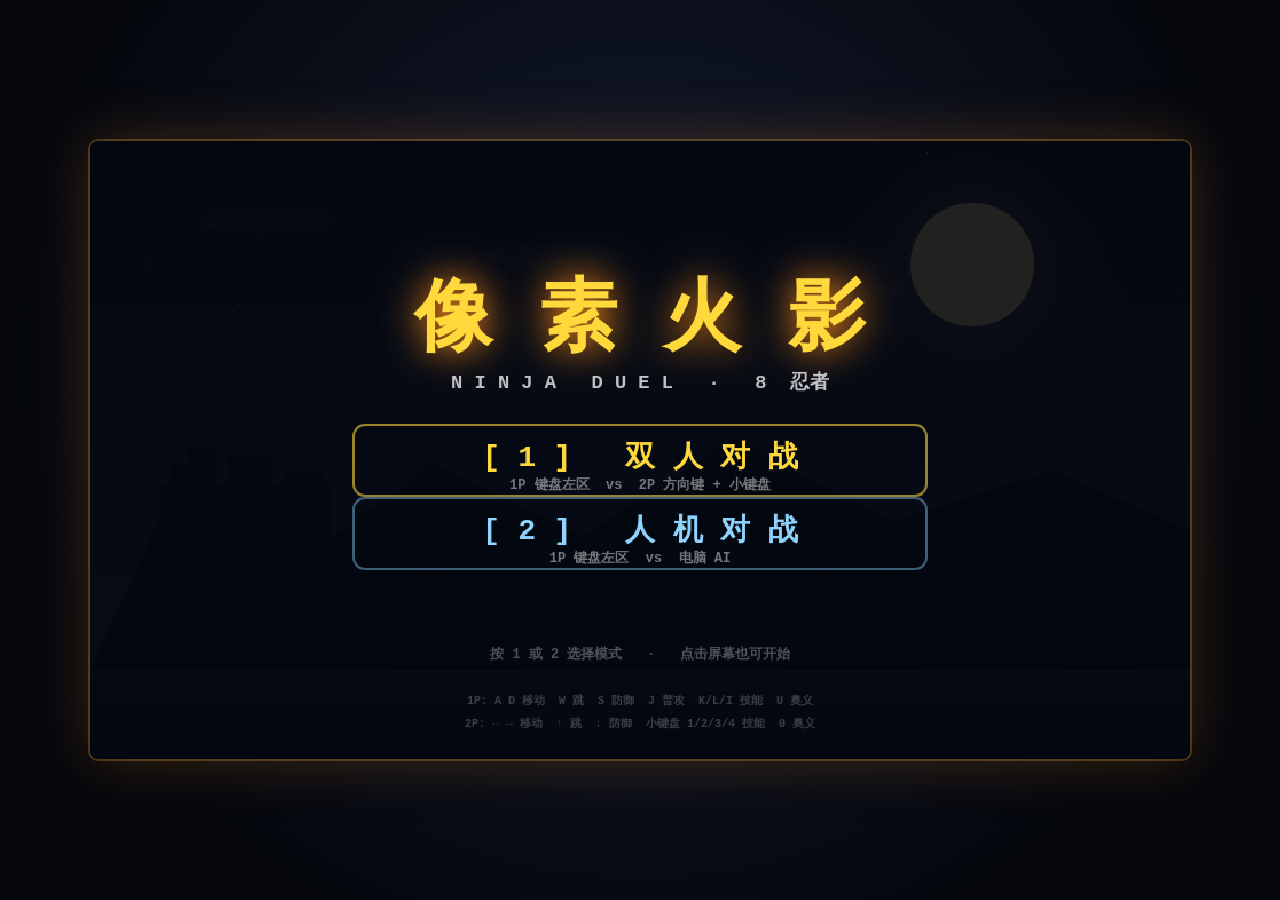
<file: youxi/huoyingbt.html>
<!DOCTYPE html>
<html lang="zh-CN">
<head>
<meta charset="UTF-8">
<meta name="viewport" content="width=device-width,initial-scale=1,user-scalable=no">
<title>像素火影 · 忍者对决</title>
<style>
  *{box-sizing:border-box;-webkit-tap-highlight-color:transparent;}
  html,body{height:100%;margin:0;overflow:hidden;}
  body{display:flex;align-items:center;justify-content:center;
    background:radial-gradient(circle at 50% 40%,#141c30 0%,#05070d 75%);
    font-family:"Courier New",monospace;touch-action:none;}
  #wrap{position:relative;width:min(98vw,1100px);aspect-ratio:16/9;}
  canvas{width:100%;height:100%;display:block;border-radius:8px;
    box-shadow:0 0 60px rgba(255,140,26,.22),0 0 0 2px rgba(255,180,60,.25);
    image-rendering:pixelated;touch-action:none;}
</style>
</head>
<body>
<div id="wrap"><canvas id="c" width="960" height="540"></canvas></div>
<script>
const cvs = document.getElementById('c');
const ctx = cvs.getContext('2d');
const W = 960, H = 540, GROUND = 462, GRAVITY = 2000;
const clamp = (v,a,b)=> v<a?a:v>b?b:v;
const rand  = (a,b)=> a + Math.random()*(b-a);
const aabb  = (a,b)=> a.x < b.x+b.w && a.x+a.w > b.x && a.y < b.y+b.h && a.y+a.h > b.y;

function rrect(x,y,w,h,r){
  ctx.beginPath(); ctx.moveTo(x+r,y);
  ctx.arcTo(x+w,y,x+w,y+h,r); ctx.arcTo(x+w,y+h,x,y+h,r);
  ctx.arcTo(x,y+h,x,y,r); ctx.arcTo(x,y,x+w,y,r); ctx.closePath();
}
function shade(hex,amt){
  const n = parseInt(hex.slice(1),16);
  let r=(n>>16)&255,g=(n>>8)&255,b=n&255;
  r=clamp(Math.round(r*(1+amt)),0,255);
  g=clamp(Math.round(g*(1+amt)),0,255);
  b=clamp(Math.round(b*(1+amt)),0,255);
  return `rgb(${r},${g},${b})`;
}

/* ═══════════════════════════════════════════════════════
   ★★★ WebAudio 合成音效系统 ★★★
   ═══════════════════════════════════════════════════════ */
let audioCtx = null;
let masterGain = null;
let _noiseBuf = null;
let audioEnabled = false;

function initAudio(){
  if (audioCtx) return;
  try {
    const AC = window.AudioContext || window.webkitAudioContext;
    if (!AC) return;
    audioCtx = new AC();
    masterGain = audioCtx.createGain();
    masterGain.gain.value = 0.32;
    masterGain.connect(audioCtx.destination);
    audioEnabled = true;
  } catch(e){ audioCtx = null; }
}
function resumeAudio(){
  initAudio();
  if (audioCtx && audioCtx.state === 'suspended'){
    audioCtx.resume().catch(()=>{});
  }
}
function getNoise(dur){
  if (!audioCtx) return null;
  if (!_noiseBuf || _noiseBuf.duration < dur){
    const sr = audioCtx.sampleRate;
    const len = Math.max(Math.floor(sr * Math.max(dur,0.5)), sr);
    _noiseBuf = audioCtx.createBuffer(1, len, sr);
    const d = _noiseBuf.getChannelData(0);
    for (let i=0;i<len;i++) d[i] = Math.random()*2 - 1;
  }
  return _noiseBuf;
}
function playOsc(freq, dur, type, vol, slideTo, delay){
  if (!audioCtx || !audioEnabled) return;
  const t0 = audioCtx.currentTime + (delay||0);
  const osc = audioCtx.createOscillator();
  const g = audioCtx.createGain();
  osc.type = type || 'square';
  osc.frequency.setValueAtTime(freq, t0);
  if (slideTo) osc.frequency.exponentialRampToValueAtTime(Math.max(20, slideTo), t0 + dur);
  g.gain.setValueAtTime(0.0001, t0);
  g.gain.linearRampToValueAtTime(vol||0.15, t0 + 0.008);
  g.gain.exponentialRampToValueAtTime(0.0001, t0 + dur);
  osc.connect(g); g.connect(masterGain);
  osc.start(t0); osc.stop(t0 + dur + 0.03);
}
function playNoise(dur, vol, filterFreq, filterType, slideTo, delay){
  if (!audioCtx || !audioEnabled) return;
  const buf = getNoise(dur);
  if (!buf) return;
  const t0 = audioCtx.currentTime + (delay||0);
  const src = audioCtx.createBufferSource();
  src.buffer = buf;
  const filt = audioCtx.createBiquadFilter();
  filt.type = filterType || 'bandpass';
  filt.frequency.setValueAtTime(filterFreq||800, t0);
  if (slideTo) filt.frequency.exponentialRampToValueAtTime(Math.max(50, slideTo), t0+dur);
  filt.Q.value = 1.0;
  const g = audioCtx.createGain();
  g.gain.setValueAtTime(0.0001, t0);
  g.gain.linearRampToValueAtTime(vol||0.15, t0 + 0.006);
  g.gain.exponentialRampToValueAtTime(0.0001, t0 + dur);
  src.connect(filt); filt.connect(g); g.connect(masterGain);
  src.start(t0); src.stop(t0 + dur + 0.03);
}

const SFX = {
  /* ── 基础动作 ── */
  jump(){ playOsc(520, 0.14, 'triangle', 0.10, 900); },
  land(){ playOsc(90, 0.10, 'sine', 0.16, 50); playNoise(0.06, 0.10, 400, 'lowpass'); },
  whoosh(){ playNoise(0.16, 0.12, 500, 'bandpass', 220); },
  step(){ playNoise(0.04, 0.06, 900, 'highpass'); },

  /* ── 命中 ── */
  punch(){ playOsc(180, 0.09, 'square', 0.16, 80); playNoise(0.07, 0.18, 1400, 'highpass'); },
  hit(){ playOsc(120, 0.12, 'sawtooth', 0.20, 60); playNoise(0.10, 0.22, 2400, 'bandpass'); },
  hitBig(){
    playOsc(90, 0.28, 'sawtooth', 0.26, 40);
    playOsc(150, 0.22, 'square', 0.18, 60);
    playNoise(0.24, 0.30, 1800, 'bandpass', 400);
  },
  block(){ playOsc(280, 0.08, 'square', 0.13, 200); playNoise(0.06, 0.10, 3200, 'highpass'); },
  guardBreak(){
    playOsc(320, 0.18, 'square', 0.22, 100);
    playOsc(200, 0.24, 'sawtooth', 0.18, 60);
    playNoise(0.24, 0.26, 2400, 'highpass', 800);
  },

  /* ── 技能音效（按属性） ── */
  rasengan(){
    playOsc(280, 0.30, 'sawtooth', 0.12, 640);
    playOsc(420, 0.30, 'sine', 0.08, 960, 0.02);
    playNoise(0.30, 0.14, 1400, 'bandpass', 2800);
  },
  shadowClone(){
    playOsc(660, 0.14, 'square', 0.10, 320);
    playNoise(0.16, 0.08, 2000, 'highpass');
    playOsc(440, 0.14, 'triangle', 0.10, 280, 0.05);
  },
  odama(){
    playOsc(180, 0.42, 'sawtooth', 0.14, 520);
    playOsc(300, 0.42, 'square', 0.10, 780, 0.02);
    playNoise(0.42, 0.16, 1200, 'bandpass', 2600);
  },
  lightning(){
    playNoise(0.22, 0.26, 4200, 'highpass', 1600);
    playOsc(260, 0.18, 'sawtooth', 0.14, 110);
    playOsc(900, 0.10, 'square', 0.10, 400, 0.02);
  },
  fire(){
    playNoise(0.28, 0.22, 700, 'lowpass', 220);
    playOsc(140, 0.24, 'sawtooth', 0.12, 60);
  },
  fireBig(){
    playNoise(0.42, 0.26, 900, 'lowpass', 200);
    playOsc(110, 0.38, 'sawtooth', 0.16, 50);
    playOsc(220, 0.30, 'square', 0.10, 80, 0.04);
  },
  water(){
    playNoise(0.32, 0.22, 900, 'bandpass', 1800);
    playOsc(320, 0.22, 'sine', 0.12, 180);
  },
  sand(){
    playNoise(0.34, 0.18, 1800, 'highpass', 500);
    playOsc(180, 0.20, 'sawtooth', 0.08, 90);
  },
  wind(){
    playNoise(0.28, 0.18, 1200, 'bandpass', 3400);
    playOsc(480, 0.22, 'triangle', 0.10, 900);
  },
  amaterasu(){
    playOsc(80, 0.55, 'sawtooth', 0.20, 40);
    playNoise(0.55, 0.18, 300, 'lowpass', 100);
    playOsc(150, 0.40, 'square', 0.10, 60, 0.04);
  },
  susanoo(){
    playOsc(110, 0.40, 'sawtooth', 0.18, 55);
    playOsc(220, 0.40, 'square', 0.10, 110);
    playNoise(0.40, 0.16, 400, 'lowpass', 200);
  },
  heal(){
    [523, 659, 784, 1046].forEach((f,i)=> playOsc(f, 0.22, 'sine', 0.10, null, i*0.07));
  },
  tsukuyomi(){
    playOsc(80, 0.60, 'sawtooth', 0.20, 200);
    playOsc(160, 0.60, 'triangle', 0.12, 400, 0.02);
    playNoise(0.60, 0.14, 800, 'bandpass', 2400);
  },
  gentleFist(){
    playOsc(680, 0.10, 'square', 0.10, 320);
    playNoise(0.08, 0.08, 2800, 'highpass');
  },
  spin(){
    playNoise(0.50, 0.20, 900, 'bandpass', 2200);
    playOsc(320, 0.42, 'sawtooth', 0.10, 680);
  },
  byakugo(){
    playOsc(200, 0.50, 'sawtooth', 0.16, 400);
    playOsc(400, 0.50, 'triangle', 0.10, 800, 0.02);
    playNoise(0.50, 0.14, 1600, 'bandpass', 3200);
  },
  kick(){
    playNoise(0.14, 0.14, 1600, 'highpass', 400);
    playOsc(220, 0.12, 'triangle', 0.12, 100);
  },
  tiger(){
    playOsc(140, 0.42, 'sawtooth', 0.20, 60);
    playOsc(280, 0.32, 'square', 0.12, 120, 0.02);
    playNoise(0.40, 0.20, 800, 'lowpass', 200);
  },
  peacock(){
    for (let i=0;i<6;i++) playOsc(400 + i*120, 0.14, 'triangle', 0.08, null, i*0.05);
    playNoise(0.40, 0.14, 1800, 'bandpass', 3000);
  },
  kamui(){
    playOsc(120, 0.42, 'sawtooth', 0.14, 60);
    playOsc(240, 0.42, 'triangle', 0.10, 120, 0.02);
    playNoise(0.42, 0.16, 500, 'lowpass', 200);
  },

  /* ── 奥义 ── */
  ultCharge(){
    playOsc(180, 0.50, 'sawtooth', 0.08, 720);
    playOsc(240, 0.50, 'triangle', 0.08, 960, 0.02);
    playNoise(0.50, 0.10, 800, 'bandpass', 3000);
  },
  ultBoom(){
    playOsc(140, 0.55, 'sawtooth', 0.30, 30);
    playOsc(80, 0.55, 'sine', 0.28, 30);
    playNoise(0.55, 0.32, 300, 'lowpass', 80);
    playNoise(0.20, 0.26, 2400, 'highpass', 600, 0.02);
  },
  ultSlash(){
    playOsc(180, 0.30, 'sawtooth', 0.18, 40);
    playNoise(0.30, 0.26, 3000, 'highpass', 400);
  },
  ultArrow(){
    playOsc(260, 0.34, 'sawtooth', 0.18, 80);
    playNoise(0.34, 0.22, 2600, 'bandpass', 700);
  },
  ultRoar(){
    playOsc(70, 0.55, 'sawtooth', 0.26, 40);
    playOsc(140, 0.55, 'square', 0.14, 60, 0.02);
    playNoise(0.55, 0.22, 500, 'lowpass', 150);
  },
  ultKick(){
    playOsc(220, 0.20, 'square', 0.16, 60);
    playNoise(0.20, 0.24, 3400, 'highpass', 500);
  }
};

/* 破防音效 + 命中冷却，防止连击刷屏 */
let hitSfxCd = 0;
function updateSfxCd(dt){ if (hitSfxCd > 0) hitSfxCd -= dt; }

/* ═══════════════════════════════════════════════════════
   渐变缓存
   ═══════════════════════════════════════════════════════ */
const GRAD = {};
function buildGradients(){
  GRAD.bg = ctx.createLinearGradient(0,0,0,GROUND);
  GRAD.bg.addColorStop(0,'#0a1425'); GRAD.bg.addColorStop(0.55,'#16233d'); GRAD.bg.addColorStop(1,'#2b3554');
  GRAD.ground = ctx.createLinearGradient(0,GROUND,0,H);
  GRAD.ground.addColorStop(0,'#1c2130'); GRAD.ground.addColorStop(1,'#0b0e16');
  GRAD.hp = ctx.createLinearGradient(0,30,0,52);
  GRAD.hp.addColorStop(0,'#ff9b7b'); GRAD.hp.addColorStop(0.5,'#ff5b3b'); GRAD.hp.addColorStop(1,'#b3161f');
  GRAD.chakra = ctx.createLinearGradient(0,58,0,68);
  GRAD.chakra.addColorStop(0,'#7fd3ff'); GRAD.chakra.addColorStop(1,'#1d5fb8');
  GRAD.select = ctx.createLinearGradient(0,0,0,H);
  GRAD.select.addColorStop(0,'#0a1425'); GRAD.select.addColorStop(1,'#050810');
}
buildGradients();

const M = (o)=> Object.assign({
  dur:0.62, hitStart:0.16, hitEnd:0.42, dmg:300, range:130,
  kb:350, cost:25, moveX:560, fx:'punch'
}, o);

/* ═══════════════════════════════════════════════════════
   ★ 8 名忍者 · 血量×10 · 技能按原作重做 ★
   ═══════════════════════════════════════════════════════ */
const CHARACTERS = [
/* ─── 漩涡鸣人 ─── */
{
  id:'naruto', name:'漩涡鸣人', tag:'均衡型',
  skin:{ hair:'#ffd93b', hair2:'#e0a800', skin:'#ffd3a8', jacket:'#ff8c1a',
         inner:'#1c2a4a', pants:'#2b3a67', accent:'#16223d', eye:'#2d7dd2',
         band:'#2b3a67', metal:'#b8c0ca', bandStyle:'leaf', whisker:true,
         belt:'#1a1a2e', sandal:'#2a3a5a' },
  stats:{ speed:268, jump:762, hp:2000, atk:1.00, chakra:1.05 },
  skills:[
    M({key:'s1', name:'螺旋丸',        color:'#4da6ff', fx:'rasengan',  dmg:240, range:96,  cost:22, kb:300, moveX:520, dur:0.54, hitStart:0.14, hitEnd:0.38}),
    M({key:'s2', name:'影分身之术',    color:'#ffd93b', fx:'kageBunshin',dmg:140, range:150, cost:30, kb:260, moveX:300, dur:0.76, hitStart:0.20, hitEnd:0.50}),
    M({key:'s3', name:'大玉螺旋丸',    color:'#6fe8ff', fx:'odama',     dmg:380, range:180, cost:44, kb:400, moveX:380, dur:0.82, hitStart:0.26, hitEnd:0.52}),
    M({key:'ult',name:'九尾·尾兽玉',   color:'#ff6b35', fx:'bijudama',  dmg:960, range:200, cost:100,kb:760, moveX:0,   dur:1.65, hitStart:0.55, hitEnd:0.78, ult:true, launch:true})
  ]
},
/* ─── 宇智波佐助 ─── */
{
  id:'sasuke', name:'宇智波佐助', tag:'速攻型',
  skin:{ hair:'#1a1a35', hair2:'#0d0d1f', skin:'#ffd8b0', jacket:'#3b4a7a',
         inner:'#e8e8f0', pants:'#d8d8e0', accent:'#141428', eye:'#c1121f',
         band:'#2b3a67', metal:'#b8c0ca', bandStyle:'leaf', sharingan:true,
         belt:'#5a3a1a', sandal:'#2a2a3a' },
  stats:{ speed:312, jump:802, hp:1800, atk:1.06, chakra:1.18 },
  skills:[
    M({key:'s1', name:'千鸟',          color:'#7fd3ff', fx:'chidori',   dmg:260, range:200, cost:24, kb:300, moveX:600, dur:0.56, hitStart:0.16, hitEnd:0.38}),
    M({key:'s2', name:'火遁·豪龙火',   color:'#ff6b35', fx:'gouryuuka', dmg:120, range:220, cost:28, kb:180, moveX:200, dur:0.72, hitStart:0.24, hitEnd:0.46}),
    M({key:'s3', name:'天照',          color:'#1a1a35', fx:'amaterasu', dmg:320, range:200, cost:42, kb:180, moveX:300, dur:0.80, hitStart:0.26, hitEnd:0.54}),
    M({key:'ult',name:'须佐·因陀罗之箭',color:'#a06bff',fx:'indraArrow',dmg:880, range:280, cost:100,kb:720, moveX:0,   dur:1.60, hitStart:0.52, hitEnd:0.72, ult:true, launch:true})
  ]
},
/* ─── 春野樱 ─── */
{
  id:'sakura', name:'春野樱', tag:'力量型',
  skin:{ hair:'#ff9ec4', hair2:'#e0708f', skin:'#ffd9b8', jacket:'#e8437a',
         inner:'#ffd0e0', pants:'#3d2b4a', accent:'#a01a4a', eye:'#4caf50',
         band:'#b03060', metal:'#c8d0d8', bandStyle:'leaf', diamond:true,
         belt:'#5a1a3a', sandal:'#3a1a2a' },
  stats:{ speed:236, jump:738, hp:2360, atk:1.30, chakra:0.90 },
  skills:[
    M({key:'s1', name:'樱花冲',        color:'#ff6fa5', fx:'cherryImpact',dmg:300, range:110, cost:22, kb:400, moveX:520, dur:0.58, hitStart:0.16, hitEnd:0.38}),
    M({key:'s2', name:'掌仙术',        color:'#7fff9e', fx:'healingPalm', dmg:0,  range:80,  cost:35, kb:0,   moveX:60,  dur:0.60, hitStart:0.20, hitEnd:0.40}),
    M({key:'s3', name:'樱花落',        color:'#ff3d8b', fx:'cherryBloom', dmg:380, range:190, cost:40, kb:520, moveX:340, dur:0.78, hitStart:0.26, hitEnd:0.52, launch:true}),
    M({key:'ult',name:'百豪·樱华',     color:'#ff2b7f', fx:'byakugo',     dmg:920, range:340, cost:100,kb:660, moveX:0,   dur:1.60, hitStart:0.95, hitEnd:1.16, ult:true, launch:true})
  ]
},
/* ─── 旗木卡卡西 ─── */
{
  id:'kakashi', name:'旗木卡卡西', tag:'技巧型',
  skin:{ hair:'#c8ccd4', hair2:'#9aa0aa', skin:'#ffd8b8', jacket:'#2f3a4f',
         inner:'#1a1a2e', pants:'#3a4456', accent:'#1b2330', eye:'#c1121f',
         band:'#2b3a67', metal:'#b8c0ca', bandStyle:'leaf', mask:true, sharingan:true,
         belt:'#1a1a2e', sandal:'#2a2a3a' },
  stats:{ speed:282, jump:778, hp:1920, atk:1.12, chakra:1.12 },
  skills:[
    M({key:'s1', name:'雷切',           color:'#8ef0ff', fx:'raikiri',  dmg:290, range:150, cost:24, kb:340, moveX:580, dur:0.56, hitStart:0.16, hitEnd:0.38}),
    M({key:'s2', name:'水遁·大瀑布',    color:'#4ec8ff', fx:'waterFall',dmg:240, range:240, cost:30, kb:300, moveX:260, dur:0.74, hitStart:0.22, hitEnd:0.48}),
    M({key:'s3', name:'神威',           color:'#c060ff', fx:'kamui',    dmg:280, range:200, cost:44, kb:-280,moveX:120, dur:0.88, hitStart:0.30, hitEnd:0.60}),
    M({key:'ult',name:'神威·雷切',      color:'#c060ff', fx:'kamuiRaikiri',dmg:860, range:220, cost:100,kb:740, moveX:0,   dur:1.70, hitStart:0.98, hitEnd:1.18, ult:true, launch:true})
  ]
},
/* ─── 宇智波鼬 ─── */
{
  id:'itachi', name:'宇智波鼬', tag:'幻术型',
  skin:{ hair:'#1a1a35', hair2:'#0d0d1f', skin:'#f5d5b8', jacket:'#2a2a3f',
         inner:'#8b1a1a', pants:'#2a2a3f', accent:'#1a1a2e', eye:'#c1121f',
         band:'#2b3a67', metal:'#b8c0ca', bandStyle:'leaf', sharingan:true, cloak:true,
         belt:'#1a1a2e', sandal:'#1a1a2e' },
  stats:{ speed:274, jump:770, hp:1760, atk:1.10, chakra:1.25 },
  skills:[
    M({key:'s1', name:'火遁·豪火球',    color:'#ff8c1a', fx:'greatFireball',dmg:250,range:190, cost:26, kb:300, moveX:220, dur:0.72, hitStart:0.22, hitEnd:0.46}),
    M({key:'s2', name:'乌鸦分身术',     color:'#2a2a3f', fx:'crowClone',dmg:180, range:200, cost:32, kb:240, moveX:240, dur:0.74, hitStart:0.20, hitEnd:0.48}),
    M({key:'s3', name:'月读',           color:'#c1121f', fx:'tsukuyomi',dmg:300, range:280, cost:48, kb:0,   moveX:0,   dur:1.00, hitStart:0.34, hitEnd:0.68}),
    M({key:'ult',name:'须佐·十拳剑',    color:'#c0392b', fx:'totsuka',  dmg:840, range:420, cost:100,kb:0,   moveX:0,   dur:1.75, hitStart:0.68, hitEnd:0.92, ult:true})
  ]
},
/* ─── 日向宁次 ─── */
{
  id:'neji', name:'日向宁次', tag:'连击型',
  skin:{ hair:'#3a2a1a', hair2:'#241808', skin:'#f5dcc0', jacket:'#d8d0c0',
         inner:'#8b6f47', pants:'#3a3a3a', accent:'#2a2a2a', eye:'#e8e8f0',
         band:'#2b3a67', metal:'#b8c0ca', bandStyle:'leaf', byakugan:true,
         belt:'#4a2a1a', sandal:'#2a2a2a' },
  stats:{ speed:296, jump:786, hp:1840, atk:1.04, chakra:1.10 },
  skills:[
    M({key:'s1', name:'柔拳法',          color:'#a8e6ff', fx:'gentleFist',dmg:200, range:120, cost:20, kb:180, moveX:440, dur:0.52, hitStart:0.14, hitEnd:0.38}),
    M({key:'s2', name:'八卦掌·回天',    color:'#7fd3ff', fx:'rotation',  dmg:260, range:180, cost:30, kb:340, moveX:180, dur:0.72, hitStart:0.20, hitEnd:0.52}),
    M({key:'s3', name:'八卦六十四掌',   color:'#b8e8ff', fx:'sixtyFour', dmg:420, range:130, cost:42, kb:240, moveX:300, dur:0.94, hitStart:0.24, hitEnd:0.74}),
    M({key:'ult',name:'八卦·破山击',    color:'#e0f4ff', fx:'hakkeBarrage',dmg:100,range:240, cost:100,kb:40,  moveX:0,   dur:1.90, hitStart:0.52, hitEnd:1.55, ult:true, multi:true, multiInterval:0.10})
  ]
},
/* ─── 我爱罗 ─── */
{
  id:'gaara', name:'我爱罗', tag:'防御型',
  skin:{ hair:'#c0392b', hair2:'#8b1a1a', skin:'#f5e8d0', jacket:'#8b1a1a',
         inner:'#1a1a2e', pants:'#2a2a3a', accent:'#5a0f0f', eye:'#7fd3ff',
         band:'#2b3a67', metal:'#b8c0ca', bandStyle:'sand', gourd:true, darkEye:true,
         belt:'#4a1a1a', sandal:'#2a1a1a' },
  stats:{ speed:248, jump:740, hp:2240, atk:1.14, chakra:0.98 },
  skills:[
    M({key:'s1', name:'砂缚柩',          color:'#c8a878', fx:'sandCoffin',dmg:280, range:190, cost:24, kb:200, moveX:220, dur:0.68, hitStart:0.22, hitEnd:0.48}),
    M({key:'s2', name:'砂瀑送葬',        color:'#a88858', fx:'sandBurial',dmg:340, range:240, cost:34, kb:380, moveX:280, dur:0.82, hitStart:0.26, hitEnd:0.54}),
    M({key:'s3', name:'砂之盾',          color:'#e8d8b0', fx:'sandShield',dmg:100, range:170, cost:30, kb:220, moveX:60,  dur:0.70, hitStart:0.18, hitEnd:0.44}),
    M({key:'ult',name:'一尾·守鹤',       color:'#d4a044', fx:'shukaku',   dmg:900, range:500, cost:100,kb:640, moveX:0,   dur:1.80, hitStart:0.00, hitEnd:0.00, ult:true, launch:true})
  ]
},
/* ─── 迈特凯 ─── */
{
  id:'gai', name:'迈特凯', tag:'爆发型',
  skin:{ hair:'#1a1a2e', hair2:'#0d0d1f', skin:'#e8c090', jacket:'#2e7d32',
         inner:'#1a5c1a', pants:'#1a3a1a', accent:'#0d2d0d', eye:'#2d2d3a',
         band:'#2b3a67', metal:'#b8c0ca', bandStyle:'leaf', bowl:true, vest:true,
         belt:'#0d2d0d', sandal:'#1a3a1a' },
  stats:{ speed:326, jump:820, hp:1960, atk:1.22, chakra:1.00 },
  skills:[
    M({key:'s1', name:'木叶旋风',        color:'#8bd450', fx:'leafHurricane',dmg:240,range:150, cost:22, kb:340, moveX:540, dur:0.54, hitStart:0.14, hitEnd:0.36}),
    M({key:'s2', name:'昼虎',            color:'#ffd93b', fx:'daytimeTiger',dmg:360, range:220, cost:36, kb:440, moveX:380, dur:0.72, hitStart:0.22, hitEnd:0.48}),
    M({key:'s3', name:'朝孔雀',          color:'#ff6b35', fx:'morningPeacock',dmg:320,range:160,cost:40, kb:260, moveX:320, dur:0.88, hitStart:0.26, hitEnd:0.68}),
    M({key:'ult',name:'八门遁甲·夜凯',   color:'#e63946', fx:'nightGuy',  dmg:220, range:120, cost:100,kb:200, moveX:0,   dur:1.72, hitStart:0.00, hitEnd:0.00, ult:true, multi:true, multiInterval:0.13})
  ]
}
];

const ULT_STAGES = {
  naruto:  [{t:0.00,s:1}, {t:0.52,s:2}],
  sasuke:  [{t:0.00,s:1}, {t:0.50,s:2}],
  sakura:  [{t:0.00,s:1}, {t:0.45,s:2}, {t:0.92,s:3}],
  kakashi: [{t:0.00,s:1}, {t:0.55,s:2}, {t:0.96,s:3}],
  itachi:  [{t:0.00,s:1}, {t:0.62,s:2}],
  neji:    [{t:0.00,s:1}, {t:0.48,s:2}],
  gaara:   [{t:0.00,s:1}, {t:0.58,s:2}],
  gai:     [{t:0.00,s:1}, {t:0.40,s:2}, {t:0.66,s:3}, {t:1.00,s:4}]
};

/* 普攻 ×10，破防系数同步缩小 9 倍 */
const COMBO = {
  atk1:{ dur:0.30, hitStart:0.07, hitEnd:0.16, dmg:70,  range:84,  kb:120, chakra:5, moveX:260 },
  atk2:{ dur:0.32, hitStart:0.07, hitEnd:0.18, dmg:90,  range:88,  kb:140, chakra:6, moveX:320 },
  atk3:{ dur:0.46, hitStart:0.12, hitEnd:0.27, dmg:150, range:102, kb:380, chakra:9, moveX:430, launch:true }
};

/* ═══════════════════════════════════════════════════════
   全局状态
   ═══════════════════════════════════════════════════════ */
let gameState='title', stateTimer=0, time=0;
let particles=[], texts=[], clones=[], projectiles=[], hazards=[], decos=[];
let hitStop=0, shake=0, flashScreen=0;
let p1=null, p2=null;
let mode='pvp', winnerText='', roundBanner=0;
const sel = { p1:0, p2:1, lock1:false, lock2:false, cpuTimer:0, goTimer:0 };

const ACTIONS=['left','right','up','down','atk','s1','s2','s3','ult'];
const input={1:{},2:{}}, pressed={1:{},2:{}}, buffer={1:{},2:{}};
const BUFFER_TIME=0.14;
for (const a of ACTIONS){
  input[1][a]=false; input[2][a]=false;
  pressed[1][a]=false; pressed[2][a]=false;
  buffer[1][a]=0; buffer[2][a]=0;
}
const KEYMAP = {
  'KeyA':[1,'left'],  'KeyD':[1,'right'], 'KeyW':[1,'up'],   'KeyS':[1,'down'],
  'KeyJ':[1,'atk'],   'KeyK':[1,'s1'],    'KeyL':[1,'s2'],   'KeyI':[1,'s3'],  'KeyU':[1,'ult'],
  'ArrowLeft':[2,'left'],  'ArrowRight':[2,'right'],
  'ArrowUp':[2,'up'],      'ArrowDown':[2,'down'],
  'Numpad1':[2,'atk'], 'Numpad2':[2,'s1'], 'Numpad3':[2,'s2'], 'Numpad4':[2,'s3'], 'Numpad0':[2,'ult'],
  'Comma':[2,'atk'],   'Period':[2,'s1'],  'Slash':[2,'s2'],   'Semicolon':[2,'s3'], 'Quote':[2,'ult']
};

/* ═══════════════════════════════════════════════════════
   Fighter
   ═══════════════════════════════════════════════════════ */
class Fighter{
  constructor(cfg){
    this.char=cfg.char;
    this.isPlayer=!!cfg.isPlayer;
    this.pIndex=cfg.pIndex||0;
    this.x=cfg.x; this.y=GROUND;
    this.vx=0; this.vy=0;
    this.facing=cfg.facing||1;

    const st=this.char.stats;
    this.maxHp=st.hp; this.hp=this.maxHp; this.hpLag=1;
    this.maxChakra=100; this.chakra=0;
    this.speed=st.speed; this.jumpPower=st.jump;
    this.atkMul=st.atk; this.chakraMul=st.chakra;

    this.state='idle'; this.animTime=0;
    this.move=null; this.moveKey=null;
    this.moveTime=0; this.moveProgress=0;
    this.hitDone=false;
    this.ultStage=0;
    this.multiTimer=0;

    this.onGround=true;
    this.hurtTime=0; this.invuln=0; this.flash=0;
    this.deadTime=0; this.guarding=false;
    this.aiTimer=0.8; this.foe=null;

    this.combo=0; this.comboTimer=0;
    this.guardBreak=0;
    this.wantsUkemi=false;
    this.superArmor=0;
    this.sealTime=0;
    this.rageBuff=0;

    this.auraOn = false;
    this.wasOnGround = true;  /* 用于落地音效 */
    this.stepCd = 0;
  }

  getHurtbox(){
    const h=this.guarding?96:108;
    return {x:this.x-22, y:this.y-h, w:44, h};
  }
  getHitbox(m){
    if (m.fx==='totsuka'){
      const cx=this.x + this.facing * (m.range/2 + 20);
      return {x:cx - m.range/2, y:this.y-124, w:m.range, h:56};
    }
    if (m.ult) return {x:this.x - m.range/2, y:this.y-150, w:m.range, h:150};
    const cx=this.x + this.facing*(m.range/2+8);
    return {x:cx - m.range/2, y:this.y-108, w:m.range, h:108};
  }
  canAct(){ return this.state!=='dead' && this.hurtTime<=0 && this.move===null && this.sealTime<=0; }

  skillColor(key){
    if (key==='atk1'||key==='atk2'||key==='atk3') return '#ffe066';
    const sk=this.char.skills.find(s=>s.key===key);
    return sk ? sk.color : '#ffe066';
  }
  skillByKey(key){
    return this.char.skills.find(s=>s.key===key) || COMBO[key] || null;
  }

  startMove(key){
    const m=this.skillByKey(key);
    if (!m) return false;
    if (m.cost && this.chakra < m.cost) return false;
    if (m.cost) this.chakra -= m.cost;

    this.state=key; this.move=m; this.moveKey=key;
    this.moveTime=0; this.moveProgress=0;
    this.hitDone=false;
    this.ultStage=0;
    this.multiTimer=0;
    this.guarding=false;
    if (m.moveX) this.vx = this.facing * m.moveX;

    const col = m.color || '#ffe066';

    /* ── 起手音效 ── */
    if (key==='atk1'||key==='atk2'||key==='atk3'){ SFX.punch(); }
    else if (m.ult){
      SFX.ultCharge();
    } else {
      const fx = m.fx;
      if (fx==='rasengan')      SFX.rasengan();
      else if (fx==='kageBunshin') SFX.shadowClone();
      else if (fx==='odama')    SFX.odama();
      else if (fx==='chidori')  SFX.lightning();
      else if (fx==='gouryuuka')SFX.fire();
      else if (fx==='amaterasu')SFX.amaterasu();
      else if (fx==='raikiri')  SFX.lightning();
      else if (fx==='waterFall')SFX.water();
      else if (fx==='kamui')    SFX.kamui();
      else if (fx==='greatFireball') SFX.fireBig();
      else if (fx==='crowClone')SFX.shadowClone();
      else if (fx==='tsukuyomi')SFX.tsukuyomi();
      else if (fx==='gentleFist')SFX.gentleFist();
      else if (fx==='rotation') SFX.spin();
      else if (fx==='sixtyFour')SFX.gentleFist();
      else if (fx==='cherryImpact') SFX.hitBig();
      else if (fx==='healingPalm') SFX.heal();
      else if (fx==='cherryBloom') SFX.hitBig();
      else if (fx==='sandCoffin' || fx==='sandBurial' || fx==='sandShield') SFX.sand();
      else if (fx==='leafHurricane' || fx==='morningPeacock') SFX.kick();
      else if (fx==='daytimeTiger') SFX.tiger();
      else SFX.whoosh();
    }

    if (m.ult){
      this.invuln = 0.30;
      this.superArmor = m.dur;
      flashScreen = 0.9;
      shake = 22;
    }
    if (m.fx==='hakkeBarrage'){
      this.invuln = Math.max(this.invuln, m.dur*0.85);
    }
    this.spawnSkillFX(key, m, col, 0);
    return true;
  }

  spawnSkillFX(key, m, col, stage){
    const fx=m.fx, F=this.facing, P=particles, PR=projectiles, H=hazards, D=decos;
    switch(fx){

      /* ═══════ 漩涡鸣人 ═══════ */
      case 'rasengan': {
        for (let i=0;i<26;i++){
          const a=rand(0,Math.PI*2), r=rand(6,36);
          P.push({x:this.x+F*40+Math.cos(a)*r, y:this.y-62+Math.sin(a)*r,
                  vx:Math.cos(a+1.4)*200, vy:Math.sin(a+1.4)*200,
                  life:0.42, maxLife:0.42, size:rand(2,5), color:col, grav:0});
        }
        H.push({type:'orb', x:this.x+F*50, y:this.y-62, r:26,
                life:m.dur, maxLife:m.dur, color:col, owner:this, follow:true});
        break;
      }
      case 'kageBunshin': {
        /* 影分身术：3 个分身向前冲 */
        for (let i=0;i<3;i++){
          clones.push({x:this.x-F*i*30, y:this.y, facing:F,
            speed:rand(560,760), life:0.66, maxLife:0.66,
            color:this.char.skin.jacket, skin:this.char.skin,
            owner:this, dmg:140, kb:260, hit:false,
            effect:'clone'});
        }
        for (let i=0;i<24;i++){
          P.push({x:this.x+rand(-30,30), y:this.y-rand(20,90),
                  vx:rand(-80,80), vy:rand(-140,-30),
                  life:rand(0.3,0.7), maxLife:0.7, size:rand(4,10),
                  color:'#f0f0f0', grav:-30});
        }
        break;
      }
      case 'odama': {
        /* 大玉螺旋丸：向前推进的大球，多段判定 */
        for (let i=0;i<50;i++){
          const a=rand(0,Math.PI*2), r=rand(10,60);
          P.push({x:this.x+F*60+Math.cos(a)*r, y:this.y-62+Math.sin(a)*r,
                  vx:Math.cos(a+1.6)*240 + F*160, vy:Math.sin(a+1.6)*240,
                  life:rand(0.4,0.7), maxLife:0.7, size:rand(3,9),
                  color:col, grav:0});
        }
        H.push({type:'odama', x:this.x+F*60, y:this.y-62, r:44,
                life:0.75, maxLife:0.75, color:col, owner:this,
                follow:true, advance:F*520, dmg:380, hitCount:0});
        break;
      }
      case 'bijudama': {
        if (stage===1){
          for (let i=0;i<70;i++){
            const a=rand(0,Math.PI*2), r=rand(90,200);
            const px=this.x+F*50+Math.cos(a)*r;
            const py=this.y-70+Math.sin(a)*r;
            P.push({x:px, y:py,
              vx:(this.x+F*50-px)*2.8, vy:(this.y-70-py)*2.8,
              life:0.55, maxLife:0.55, size:rand(3,8),
              color: Math.random()<0.55?'#ff6b35':'#2a0a3a', grav:0});
          }
          shake = 14;
          SFX.ultBoom();
          D.push({type:'charge', x:this.x+F*50, y:this.y-70,
                  r:0, maxR:52, life:0.55, maxLife:0.55,
                  color:'#ff6b35', owner:this});
        }
        if (stage===2){
          PR.push({x:this.x+F*70, y:this.y-70,
            vx:F*520, vy:0, life:1.6, maxLife:1.6,
            color:'#ff6b35', size:56, kind:'bijudama',
            owner:this, dmg:960, kb:760, spin:0, big:true});
          flashScreen = Math.max(flashScreen, 0.85);
          shake = 32;
          SFX.ultBoom();
        }
        break;
      }

      /* ═══════ 宇智波佐助 ═══════ */
      case 'chidori': {
        /* 千鸟：手臂覆盖雷电 + 突进 */
        for (let i=0;i<40;i++){
          P.push({x:this.x+F*rand(0,60), y:this.y-62+rand(-30,30),
                  vx:F*rand(280,560), vy:rand(-80,80),
                  life:rand(0.16,0.34), maxLife:0.34,
                  size:rand(2,5), color:col, grav:0});
        }
        H.push({type:'chidoriArm', x:this.x+F*30, y:this.y-62, r:24,
                life:m.dur*0.7, maxLife:m.dur*0.7, color:col, owner:this,
                follow:true});
        break;
      }
      case 'gouryuuka': {
        /* 豪龙火：3 条龙形火焰呈扇形扩散 */
        for (let i=0;i<3;i++){
          const ang = (i-1) * 0.32;
          const vy = Math.sin(ang) * 300;
          PR.push({x:this.x+F*30, y:this.y-70,
            vx:F*620, vy:vy, life:1.0, maxLife:1.0,
            color:'#ff6b35', size:14, kind:'dragonFire',
            owner:this, dmg:120, kb:180, spin:0, wavePhase:i*0.7});
        }
        for (let i=0;i<30;i++){
          P.push({x:this.x+F*rand(0,30), y:this.y-70+rand(-15,15),
                  vx:F*rand(280,560), vy:rand(-120,120),
                  life:0.5, maxLife:0.5, size:rand(3,8),
                  color:'#ff6b35', grav:100});
        }
        break;
      }
      case 'amaterasu': {
        /* 天照：贴地黑炎跟随对手位置 */
        const fx2 = this.foe ? this.foe.x : this.x + F*180;
        H.push({type:'amaterasu', x:fx2, y:GROUND-30, r:90,
                life:2.0, maxLife:2.0, color:'#0d0d1a',
                owner:this, dmg:0, tick:0, dmgTick:0});
        for (let i=0;i<36;i++){
          P.push({x:fx2+rand(-70,70), y:GROUND-rand(0,90),
                  vx:rand(-40,40), vy:rand(-200,-50),
                  life:rand(0.5,1.2), maxLife:1.2, size:rand(3,9),
                  color:'#0d0d1a', grav:-30});
        }
        flashScreen = Math.max(flashScreen, 0.4);
        break;
      }
      case 'indraArrow': {
        /* 因陀罗之箭：骨架召唤 → 巨型紫箭射出 */
        if (stage===1){
          for (let i=0;i<80;i++){
            const px=this.x+rand(-46,46);
            const py=this.y - rand(0,20);
            P.push({x:px, y:py,
                    vx:rand(-20,20), vy:rand(-480,-160),
                    life:rand(0.5,1.1), maxLife:1.1, size:rand(3,10),
                    color: Math.random()<0.6?'#a06bff':'#6a2bbf', grav:-40});
          }
          D.push({type:'susanooAura', x:this.x, y:this.y,
                  life:0.62, maxLife:0.62, color:'#a06bff', owner:this});
          shake = 12;
          SFX.susanoo();
        }
        if (stage===2){
          PR.push({x:this.x+F*80, y:this.y-80,
            vx:F*720, vy:0, life:1.2, maxLife:1.2,
            color:'#a06bff', size:36, kind:'indraArrow',
            owner:this, dmg:880, kb:720, spin:0, big:true});
          flashScreen = Math.max(flashScreen, 0.7);
          shake = 28;
          SFX.ultArrow();
        }
        break;
      }

      /* ═══════ 春野樱 ═══════ */
      case 'cherryImpact': {
        for (let i=0;i<28;i++){
          P.push({x:this.x+F*60+rand(-20,20), y:this.y-60+rand(-20,20),
                  vx:F*rand(220,460), vy:rand(-120,120),
                  life:0.3, maxLife:0.3, size:rand(3,8), color:col, grav:0});
        }
        H.push({type:'impactRing', x:this.x+F*60, y:this.y-60, r:0,
                maxR:60, life:0.28, maxLife:0.28, color:col, owner:this});
        break;
      }
      case 'healingPalm': {
        const heal = 360 + Math.round(Math.random()*120);
        this.hp = Math.min(this.maxHp, this.hp + heal);
        spawnDamageText(this.x, this.y-140, '+'+heal, '#7fff9e', 30);
        for (let i=0;i<44;i++){
          P.push({x:this.x+rand(-34,34), y:this.y-rand(0,110),
                  vx:rand(-30,30), vy:rand(-80,-30),
                  life:rand(0.5,1.1), maxLife:1.1, size:rand(3,8),
                  color:col, grav:-70});
        }
        H.push({type:'healAura', x:this.x, y:this.y-54, r:54,
                life:0.6, maxLife:0.6, color:col, owner:this});
        break;
      }
      case 'cherryBloom': {
        /* 樱花落：上勾拳 → 地面撞击 */
        for (let i=0;i<40;i++){
          P.push({x:this.x+F*70+rand(-30,30), y:this.y-rand(20,100),
                  vx:F*rand(-180,260), vy:rand(-420,-100),
                  life:rand(0.4,0.9), maxLife:0.9, size:rand(3,10),
                  color: Math.random()<0.6?col:'#ffd0e0', grav:900});
        }
        H.push({type:'crack', x:this.x+F*90, y:GROUND,
                life:0.55, maxLife:0.55, color:col, owner:this, facing:F});
        shake = 22;
        break;
      }
      case 'byakugo': {
        if (stage===1){
          const heal = 480 + Math.round(Math.random()*160);
          this.hp = Math.min(this.maxHp, this.hp + heal);
          spawnDamageText(this.x, this.y-150, '+'+heal, '#7fff9e', 30);
          this.rageBuff = 2.5;
          for (let i=0;i<80;i++){
            const a=rand(0,Math.PI*2), r=rand(20,90);
            P.push({x:this.x+Math.cos(a)*r, y:this.y-50+Math.sin(a)*r,
                    vx:Math.cos(a)*140, vy:-rand(200,440),
                    life:rand(0.5,1.1), maxLife:1.1, size:rand(3,9),
                    color:'#ff2b7f', grav:-100});
          }
          D.push({type:'byakugoAura', x:this.x, y:this.y-54,
                  life:0.55, maxLife:0.55, color:'#ff2b7f', owner:this});
          flashScreen = Math.max(flashScreen, 0.5);
          shake = 18;
          SFX.ultBoom();
        }
        if (stage===2){
          for (let i=0;i<50;i++){
            const a=rand(0,Math.PI*2), r=rand(70,150);
            const px=this.x+F*20+Math.cos(a)*r;
            const py=this.y-60+Math.sin(a)*r;
            P.push({x:px, y:py,
                    vx:(this.x+F*20-px)*3.2, vy:(this.y-60-py)*3.2,
                    life:0.44, maxLife:0.44, size:rand(3,7),
                    color:'#ff2b7f', grav:0});
          }
        }
        if (stage===3){
          this.vx = F * 720;
          for (let i=0;i<60;i++){
            P.push({x:this.x+F*rand(0,60), y:this.y-rand(0,110),
                    vx:F*rand(300,760), vy:rand(-220,220),
                    life:rand(0.3,0.75), maxLife:0.75, size:rand(3,11),
                    color: Math.random()<0.6?'#ff2b7f':'#ffd0e0', grav:300});
          }
          flashScreen = Math.max(flashScreen, 0.7);
          shake = 32;
          SFX.ultBoom();
        }
        break;
      }

      /* ═══════ 旗木卡卡西 ═══════ */
      case 'raikiri': {
        for (let i=0;i<36;i++){
          P.push({x:this.x+F*rand(0,110), y:this.y-62+rand(-16,16),
                  vx:F*rand(260,560), vy:rand(-70,70),
                  life:rand(0.16,0.32), maxLife:0.32,
                  size:rand(2,5), color:col, grav:0});
        }
        H.push({type:'raikiriArm', x:this.x+F*36, y:this.y-62, r:26,
                life:m.dur*0.75, maxLife:m.dur*0.75, color:col, owner:this,
                follow:true});
        break;
      }
      case 'waterFall': {
        /* 大瀑布：横向水墙 */
        for (let i=0;i<5;i++){
          PR.push({x:this.x+F*(20+i*14), y:this.y-72 + Math.sin(i)*18,
            vx:F*640, vy:0, life:1.1, maxLife:1.1,
            color:col, size:18-i, kind:'waterBead',
            owner:this, dmg:i===0?240:0, kb:300, spin:0,
            wavePhase:i*0.9, waveAmp:26});
        }
        for (let i=0;i<48;i++){
          P.push({x:this.x+F*rand(0,70), y:this.y-rand(40,110),
                  vx:F*rand(260,540), vy:rand(-160,160),
                  life:rand(0.4,0.9), maxLife:0.9, size:rand(4,11),
                  color:col, grav:220});
        }
        break;
      }
      case 'kamui': {
        const fx2 = this.foe ? this.foe.x : this.x + F*160;
        for (let i=0;i<52;i++){
          const a=rand(0,Math.PI*2), r=rand(10,100);
          P.push({x:fx2+Math.cos(a)*r, y:this.y-60+Math.sin(a)*r,
                  vx:-Math.cos(a)*200, vy:-Math.sin(a)*200,
                  life:rand(0.4,0.85), maxLife:0.85, size:rand(3,8),
                  color:col, grav:0});
        }
        H.push({type:'kamui', x:fx2, y:this.y-60, r:86,
                life:0.9, maxLife:0.9, color:col, owner:this,
                dmg:0, pull:true, pullPower:960, follow:true});
        break;
      }
      case 'kamuiRaikiri': {
        if (stage===1){
          const fx2 = this.foe ? this.foe.x : this.x+F*200;
          H.push({type:'kamui', x:fx2, y:this.y-60, r:78,
                  life:0.75, maxLife:0.75, color:'#c060ff', owner:this,
                  dmg:0, pull:true, pullPower:1500, follow:true});
          for (let i=0;i<36;i++){
            const a=rand(0,Math.PI*2), r=rand(20,90);
            P.push({x:fx2+Math.cos(a)*r, y:this.y-60+Math.sin(a)*r,
                    vx:-Math.cos(a)*220, vy:-Math.sin(a)*220,
                    life:rand(0.4,0.75), maxLife:0.75, size:rand(3,8),
                    color:'#c060ff', grav:0});
          }
          shake = 16;
          SFX.ultCharge();
        }
        if (stage===2){
          if (this.foe){
            this.facing = this.foe.x > this.x ? 1 : -1;
          }
          for (let i=0;i<30;i++){
            P.push({x:this.x+rand(-30,30), y:this.y-rand(20,90),
                    vx:rand(-90,90), vy:rand(-180,-40),
                    life:rand(0.3,0.6), maxLife:0.6, size:rand(3,8),
                    color:'#c060ff', grav:0});
          }
        }
        if (stage===3){
          this.vx = this.facing * 1000;
          for (let i=0;i<50;i++){
            P.push({x:this.x+F*rand(0,70), y:this.y-62+rand(-20,20),
                    vx:F*rand(400,1000), vy:rand(-90,90),
                    life:rand(0.2,0.42), maxLife:0.42, size:rand(2,6),
                    color: Math.random()<0.5?'#c060ff':'#8ef0ff', grav:0});
          }
          flashScreen = Math.max(flashScreen, 0.75);
          shake = 30;
          SFX.ultBoom();
        }
        break;
      }

      /* ═══════ 宇智波鼬 ═══════ */
      case 'greatFireball': {
        PR.push({x:this.x+F*40, y:this.y-66,
          vx:F*460, vy:0, life:1.0, maxLife:1.0,
          color:'#ff8c1a', size:26, kind:'bigFire',
          owner:this, dmg:250, kb:300, spin:0});
        for (let i=0;i<36;i++){
          P.push({x:this.x+F*rand(0,50), y:this.y-66+rand(-20,20),
                  vx:F*rand(220,460), vy:rand(-120,120),
                  life:0.42, maxLife:0.42, size:rand(3,9),
                  color:'#ff8c1a', grav:90});
        }
        break;
      }
      case 'crowClone': {
        for (let i=0;i<14;i++){
          PR.push({x:this.x+rand(-30,30), y:this.y-60+rand(-30,30),
            vx:F*rand(320,580), vy:rand(-240,240),
            life:0.95, maxLife:0.95, color:'#1a1a2e', size:7,
            kind:'crow', owner:this, dmg:180, kb:240, spin:0,
            wavePhase: rand(0,6), hit:false, total:14});
        }
        break;
      }
      case 'tsukuyomi': {
        /* 月读：全屏幻术硬直 */
        flashScreen = 1.0;
        for (let i=0;i<80;i++){
          P.push({x:this.x+rand(-300,300), y:this.y-rand(0,220),
                  vx:rand(-40,40), vy:rand(-40,40),
                  life:rand(0.5,1.0), maxLife:1.0, size:rand(2,6),
                  color:col, grav:0});
        }
        D.push({type:'tsukuyomi', x:this.x, y:this.y-54,
                life:0.58, maxLife:0.58, color:col, owner:this});
        /* 对手短硬直 */
        if (this.foe && this.foe.state !== 'dead' && this.foe.invuln <= 0){
          if (Math.abs(this.foe.x - this.x) < 280){
            this.foe.hurtTime = Math.max(this.foe.hurtTime, 0.45);
            this.foe.state = 'hurt';
            this.foe.flash = 0.20;
          }
        }
        break;
      }
      case 'totsuka': {
        if (stage===1){
          for (let i=0;i<90;i++){
            const px=this.x+rand(-46,46);
            const py=this.y - rand(0,20);
            P.push({x:px, y:py,
                    vx:rand(-20,20), vy:rand(-520,-200),
                    life:rand(0.5,1.2), maxLife:1.2, size:rand(3,11),
                    color: Math.random()<0.6?'#c0392b':'#6a1a1a', grav:-30});
          }
          D.push({type:'susanooAura', x:this.x, y:this.y,
                  life:0.72, maxLife:0.72, color:'#c0392b', owner:this});
          shake = 14;
          SFX.susanoo();
        }
        if (stage===2){
          D.push({type:'totsukaBlade', x:this.x, y:this.y-70,
                  life:0.55, maxLife:0.55, color:'#c0392b',
                  owner:this, facing:F, length:m.range});
          for (let i=0;i<60;i++){
            const px=this.x + F*rand(30, m.range);
            P.push({x:px, y:this.y-70 + rand(-30,30),
                    vx:F*rand(140,340), vy:rand(-80,80),
                    life:rand(0.3,0.75), maxLife:0.75, size:rand(3,8),
                    color: Math.random()<0.55?'#c0392b':'#ff6b35', grav:60});
          }
          flashScreen = Math.max(flashScreen, 0.65);
          shake = 26;
          SFX.ultSlash();
        }
        break;
      }

      /* ═══════ 日向宁次 ═══════ */
      case 'gentleFist': {
        for (let i=0;i<28;i++){
          P.push({x:this.x+F*rand(28,90), y:this.y-60+rand(-30,30),
                  vx:F*rand(220,440), vy:rand(-100,100),
                  life:0.26, maxLife:0.26, size:rand(2,6),
                  color:col, grav:0});
        }
        H.push({type:'palmWave', x:this.x+F*70, y:this.y-60,
                r:38, life:0.24, maxLife:0.24, color:col, owner:this});
        break;
      }
      case 'rotation': {
        for (let i=0;i<70;i++){
          const a=rand(0,Math.PI*2), r=rand(40,90);
          P.push({x:this.x+Math.cos(a)*r, y:this.y-60+Math.sin(a)*r*0.9,
                  vx:-Math.sin(a)*300, vy:-Math.cos(a)*300,
                  life:rand(0.4,0.8), maxLife:0.8, size:rand(2,6),
                  color:col, grav:0});
        }
        this.invuln = Math.max(this.invuln, 0.62);
        D.push({type:'rotationDome', x:this.x, y:this.y-54,
                r:60, life:0.68, maxLife:0.68, color:col, owner:this});
        break;
      }
      case 'sixtyFour': {
        for (let i=0;i<100;i++){
          const a=rand(0,Math.PI*2), r=rand(20,140);
          P.push({x:this.x+F*60+Math.cos(a)*r*0.7,
                  y:this.y-60+Math.sin(a)*r*0.7,
                  vx:F*rand(220,460), vy:rand(-240,240),
                  life:rand(0.3,0.75), maxLife:0.75, size:rand(2,5),
                  color:col, grav:0});
        }
        D.push({type:'barrage', x:this.x+F*70, y:this.y-60,
                life:0.76, maxLife:0.76, color:col, owner:this});
        break;
      }
      case 'hakkeBarrage': {
        if (stage===1){
          D.push({type:'hakkeArray', x:this.x, y:GROUND,
                  r:200, life:1.60, maxLife:1.60, color:'#e0f4ff', owner:this});
          for (let i=0;i<60;i++){
            const a=rand(0,Math.PI*2), r=rand(60,200);
            P.push({x:this.x+Math.cos(a)*r, y:GROUND-rand(0,10),
                    vx:0, vy:rand(-200,-70),
                    life:rand(0.4,0.95), maxLife:0.95, size:rand(2,7),
                    color:'#e0f4ff', grav:80});
          }
          SFX.ultCharge();
        }
        if (stage===2){
          flashScreen = Math.max(flashScreen, 0.6);
          shake = 22;
          SFX.ultBoom();
        }
        break;
      }

      /* ═══════ 我爱罗 ═══════ */
      case 'sandCoffin': {
        const fx2 = this.foe ? this.foe.x : this.x + F*120;
        for (let i=0;i<44;i++){
          P.push({x:fx2+rand(-40,40), y:GROUND-rand(0,20),
                  vx:rand(-90,90), vy:rand(-440,-150),
                  life:rand(0.4,0.95), maxLife:0.95, size:rand(4,10),
                  color:col, grav:620});
        }
        D.push({type:'sandPrison', x:fx2, y:GROUND,
                life:0.62, maxLife:0.62, color:col, owner:this});
        break;
      }
      case 'sandBurial': {
        for (let i=0;i<80;i++){
          P.push({x:this.x+F*rand(0,90), y:GROUND-rand(0,150),
                  vx:F*rand(300,600), vy:rand(-320,-70),
                  life:rand(0.5,1.05), maxLife:1.05, size:rand(4,12),
                  color:col, grav:600});
        }
        D.push({type:'sandWave', x:this.x+F*60, y:GROUND,
                life:0.72, maxLife:0.72, color:col, owner:this, facing:F});
        break;
      }
      case 'sandShield': {
        this.invuln = Math.max(this.invuln, 0.76);
        for (let i=0;i<56;i++){
          const a=rand(0,Math.PI*2), r=rand(40,90);
          P.push({x:this.x+Math.cos(a)*r, y:this.y-58+Math.sin(a)*r*1.1,
                  vx:Math.cos(a)*100, vy:Math.sin(a)*100,
                  life:rand(0.4,0.95), maxLife:0.95, size:rand(3,8),
                  color:col, grav:50});
        }
        D.push({type:'sandDome', x:this.x, y:this.y-54,
                r:62, life:0.72, maxLife:0.72, color:col, owner:this});
        break;
      }
      case 'shukaku': {
        if (stage===1){
          for (let i=0;i<100;i++){
            P.push({x:this.x - F*20 + rand(-40,40), y:GROUND-rand(0,20),
                    vx:rand(-70,70), vy:rand(-640,-280),
                    life:rand(0.6,1.25), maxLife:1.25, size:rand(4,12),
                    color: Math.random()<0.6?col:'#8b5a2b', grav:220});
          }
          D.push({type:'shukakuEye', x:this.x, y:this.y-70,
                  life:0.72, maxLife:0.72, color:col, owner:this, facing:F});
          shake = 16;
          SFX.ultRoar();
        }
        if (stage===2){
          PR.push({x:this.x + F*60, y:GROUND - 40,
            vx:F*760, vy:0, life:1.5, maxLife:1.5,
            color:col, size:68, kind:'sandTsunami',
            owner:this, dmg:900, kb:640, spin:0, big:true});
          flashScreen = Math.max(flashScreen, 0.75);
          shake = 32;
          SFX.ultBoom();
        }
        break;
      }

      /* ═══════ 迈特凯 ═══════ */
      case 'leafHurricane': {
        for (let i=0;i<32;i++){
          P.push({x:this.x+F*rand(20,120), y:this.y-rand(30,110),
                  vx:F*rand(240,500), vy:rand(-180,180),
                  life:0.32, maxLife:0.32, size:rand(3,8),
                  color:col, grav:0});
        }
        D.push({type:'kickArc', x:this.x+F*80, y:this.y-70,
                life:0.32, maxLife:0.32, color:col, owner:this, facing:F});
        break;
      }
      case 'daytimeTiger': {
        PR.push({x:this.x+F*50, y:this.y-70,
          vx:F*660, vy:0, life:0.95, maxLife:0.95,
          color:col, size:32, kind:'tiger',
          owner:this, dmg:360, kb:440, spin:0});
        for (let i=0;i<44;i++){
          const a=rand(0,Math.PI*2);
          P.push({x:this.x+F*20+Math.cos(a)*34, y:this.y-70+Math.sin(a)*34,
                  vx:F*rand(320,760), vy:rand(-240,240),
                  life:rand(0.3,0.65), maxLife:0.65, size:rand(3,9),
                  color:col, grav:200});
        }
        break;
      }
      case 'morningPeacock': {
        for (let i=0;i<130;i++){
          const a=rand(-0.6,0.6);
          P.push({x:this.x+F*rand(20,90), y:this.y-60+rand(-40,40),
                  vx:F*rand(380,780)*Math.cos(a),
                  vy:rand(-320,320),
                  life:rand(0.4,0.9), maxLife:0.9, size:rand(3,10),
                  color: Math.random()<0.5 ? '#ff6b35' : '#ffd93b', grav:190});
        }
        flashScreen = Math.max(flashScreen, 0.5);
        break;
      }
      case 'nightGuy': {
        if (stage===1){
          for (let i=0;i<90;i++){
            const a=rand(0,Math.PI*2), sp=rand(180,680);
            P.push({x:this.x, y:this.y-54,
                    vx:Math.cos(a)*sp, vy:Math.sin(a)*sp - 220,
                    life:rand(0.4,0.95), maxLife:0.95, size:rand(3,11),
                    color: Math.random()<0.5?'#e63946':'#ff8c1a', grav:300});
          }
          D.push({type:'steamAura', x:this.x, y:this.y-54,
                  r:74, life:0.72, life2:0.72, maxLife:0.72, color:'#e63946', owner:this});
          shake = 20;
          flashScreen = Math.max(flashScreen, 0.55);
          SFX.ultRoar();
        }
        if (stage===2){
          if (this.foe){
            this.facing = this.foe.x > this.x ? 1 : -1;
            this.x = this.foe.x - this.facing * 70;
          }
          D.push({type:'afterImage', x:this.x, y:this.y,
                  life:0.30, maxLife:0.30, color:'#e63946',
                  owner:this, facing:F});
          for (let i=0;i<24;i++){
            P.push({x:this.x+rand(-20,20), y:this.y-rand(0,90),
                    vx:rand(-90,90), vy:rand(-220,-70),
                    life:rand(0.2,0.5), maxLife:0.5, size:rand(3,7),
                    color:'#e63946', grav:200});
          }
        }
        if (stage===3){
          this.vx = F * 1500;
          D.push({type:'afterImage', x:this.x - F*60, y:this.y,
                  life:0.32, maxLife:0.32, color:'#ff8c1a',
                  owner:this, facing:F});
          for (let i=0;i<34;i++){
            P.push({x:this.x+rand(-24,24), y:this.y-rand(0,110),
                    vx:rand(-130,130), vy:rand(-280,280),
                    life:rand(0.25,0.65), maxLife:0.65, size:rand(3,10),
                    color: Math.random()<0.6?'#e63946':'#ffd93b', grav:190});
          }
          flashScreen = Math.max(flashScreen, 0.45);
          SFX.ultKick();
        }
        if (stage===4){
          this.vx = -F * 1000;
          flashScreen = 0.85;
          shake = 36;
          D.push({type:'dragonAura', x:this.x, y:this.y-54,
                  life:0.62, maxLife:0.62, color:'#e63946',
                  owner:this, facing:-F});
          SFX.ultBoom();
        }
        break;
      }
    }
    if (key==='s1' || key==='s2' || key==='s3'){
      for (let i=0;i<12;i++){
        P.push({x:this.x, y:this.y-rand(20,100),
                vx:rand(-150,150), vy:rand(-160,50),
                life:rand(0.2,0.4), maxLife:0.4, size:rand(2,5),
                color:col, grav:380});
      }
    }
  }

  tryHit(target, m){
    if (!target || target.state==='dead') return;
    if (target.invuln > 0) return;
    if (!m.multi && this.hitDone) return;
    if (!aabb(this.getHitbox(m), target.getHurtbox())) return;

    if (!m.multi) this.hitDone = true;

    const dir=this.facing;
    let rawDmg = Math.round((m.dmg||0)*this.atkMul*rand(0.93,1.07));
    if (this.rageBuff > 0) rawDmg = Math.round(rawDmg * 1.25);
    if (rawDmg <= 0) return;
    const col = m.color || '#ffe066';

    /* ── 防御 ── */
    if (target.guarding && !m.ult){
      const reduced = Math.max(1, Math.round(rawDmg * 0.22));
      target.hp = Math.max(0, target.hp - reduced);
      target.vx  = dir * (m.kb||0) * 0.35;
      target.flash = 0.08;
      /* ★ 破防系数（原 ×4.5 → 现 ×0.5，因为 rawDmg 扩大 10 倍） */
      target.guardBreak = Math.min(100, target.guardBreak + rawDmg * 0.5);
      if (target.guardBreak >= 100){
        target.guardBreak = 0;
        target.guarding = false;
        target.state='hurt'; target.hurtTime=0.70;
        target.vx = dir * 280; target.flash = 0.16;
        hitStop = 0.14; shake = 22;
        flashScreen = Math.max(flashScreen, 0.35);
        spawnHitEffect(target.x, target.y-64, dir, true, '#ff5c6c', 40);
        spawnDamageText(target.x, target.y-150, '破 防', '#ff5c6c', 30);
        SFX.guardBreak();
      } else {
        hitStop = 0.045; shake = 7;
        spawnHitEffect(target.x, target.y-62, dir, false, '#9ecbff', 12);
        spawnDamageText(target.x, target.y-124, reduced, '#9ecbff', 22);
        if (hitSfxCd <= 0){ SFX.block(); hitSfxCd = 0.05; }
      }
      this.chakra = Math.min(this.maxChakra, this.chakra + (m.chakra||0)*0.4);
      target.chakra = Math.min(target.maxChakra, target.chakra + 3);
      return;
    }

    /* ── 霸体 ── */
    if (target.superArmor > 0 && !m.ult){
      const reduced = Math.max(1, Math.round(rawDmg * 0.7));
      target.hp = Math.max(0, target.hp - reduced);
      target.flash = 0.10;
      target.chakra = Math.min(target.maxChakra, target.chakra + 3);
      this.chakra = Math.min(this.maxChakra, this.chakra + (m.chakra||0)*this.chakraMul);
      hitStop = 0.05; shake = 9;
      spawnHitEffect(target.x, target.y-58, dir, false, col, 14);
      spawnDamageText(target.x, target.y-124, reduced, '#ffd93b', 22);
      if (hitSfxCd <= 0){ SFX.hit(); hitSfxCd = 0.05; }
      if (target.hp <= 0){
        target.state='dead'; target.vy=-450; target.vx=dir*340; target.move=null;
      }
      return;
    }

    /* ── 十拳剑封印 ── */
    const isSeal = (m.fx === 'totsuka');
    if (isSeal){
      target.hp = Math.max(0, target.hp - rawDmg);
      target.sealTime = 1.30;
      target.hurtTime = Math.max(target.hurtTime, 0.30);
      target.state='hurt';
      target.vx = 0; target.vy = 0;
      target.flash = 0.16;
      target.move = null;
      target.chakra = 0;
      this.chakra = Math.min(this.maxChakra, this.chakra + (m.chakra||0)*this.chakraMul);
      hitStop = 0.20; shake = 20;
      spawnHitEffect(target.x, target.y-64, dir, true, '#c0392b', 48);
      spawnDamageText(target.x, target.y-150, '封 印', '#c0392b', 32);
      spawnDamageText(target.x, target.y-186, rawDmg, '#ffffff', 26);
      SFX.hitBig();
      if (target.hp <= 0){
        target.state='dead'; target.vy=-400; target.vx=dir*260;
      }
      return;
    }

    /* ── 正常命中 ── */
    target.hp = Math.max(0, target.hp - rawDmg);
    target.state='hurt';
    target.guarding = false;
    target.guardBreak = 0;
    target.hurtTime = m.launch ? 0.55 : 0.28;
    target.vx = dir * (m.kb||0);
    target.flash = 0.12;
    target.move = null;
    target.superArmor = 0;
    if (m.launch) target.vy = -440;

    this.chakra = Math.min(this.maxChakra, this.chakra + (m.chakra||0)*this.chakraMul);
    target.chakra = Math.min(target.maxChakra, target.chakra + 4);

    if (m.multi){
      hitStop = 0.03; shake = 5;
      spawnHitEffect(target.x, target.y - 58, dir, false, col, 12);
      spawnDamageText(target.x, target.y - 122, rawDmg, '#ffffff', 18);
      if (target.onGround === false) target.vy = Math.min(target.vy, -40);
      if (hitSfxCd <= 0){ SFX.hit(); hitSfxCd = 0.04; }
    } else {
      hitStop = m.ult ? 0.26 : 0.075;
      shake = m.ult ? 32 : 11;
      spawnHitEffect(target.x, target.y - 58, dir, !!m.ult, col, m.ult?52:22);
      spawnDamageText(target.x, target.y - 122, rawDmg, m.ult ? '#ff5c6c' : '#ffffff', m.ult?36:26);
      if (m.ult) SFX.hitBig();
      else if (hitSfxCd <= 0){ SFX.hit(); hitSfxCd = 0.05; }
    }

    this.combo++; this.comboTimer = 1.7;

    if (target.hp <= 0){
      target.state='dead';
      target.vy=-450; target.vx=dir*340; target.move=null;
      shake = 36; flashScreen = 0.7;
    }
  }

  update(dt, foe){
    this.foe = foe;
    this.animTime += dt;
    if (this.invuln > 0) this.invuln -= dt;
    if (this.flash > 0)  this.flash  -= dt;
    if (this.superArmor > 0) this.superArmor -= dt;
    if (this.sealTime > 0)   this.sealTime   -= dt;
    if (this.rageBuff > 0)   this.rageBuff   -= dt;
    if (this.comboTimer > 0){
      this.comboTimer -= dt;
      if (this.comboTimer <= 0) this.combo = 0;
    }
    if (this.stepCd > 0) this.stepCd -= dt;
    if (!this.guarding && this.hurtTime <= 0){
      this.guardBreak = Math.max(0, this.guardBreak - dt*28);
    }

    const hpRatio = this.hp / this.maxHp;
    this.hpLag += (hpRatio - this.hpLag) * Math.min(1, dt*4.5);

    if (this.hp <= 0 && this.state !== 'dead'){
      this.state='dead'; this.move=null;
      this.vx = 0; this.vy = -420;
    }
    if (this.state === 'dead') this.deadTime += dt;

    /* 重力 + 落地音效 */
    this.wasOnGround = this.onGround;
    this.vy += GRAVITY * dt;
    this.y  += this.vy * dt;
    if (this.y >= GROUND){
      const wasAir = !this.wasOnGround;
      this.y = GROUND; this.vy = 0; this.onGround = true;
      if (this.state === 'jump') this.state = 'idle';
      if (wasAir){
        SFX.land();
        spawnHitEffect(this.x, GROUND, 0, false, 'rgba(255,220,150,0.7)', 8);
      }
      if (this.state === 'hurt' && this.wantsUkemi){
        this.wantsUkemi = false;
        this.hurtTime = Math.min(this.hurtTime, 0.08);
        this.invuln   = Math.max(this.invuln, 0.35);
        this.vx *= 0.5;
        spawnHitEffect(this.x, this.y-36, 0, false, '#9ecbff', 16);
        spawnDamageText(this.x, this.y-140, '受身', '#9ecbff', 22);
        SFX.whoosh();
      }
    } else {
      this.onGround = false;
    }

    let fr;
    if (this.move) fr = 0.03;
    else if (this.guarding) fr = 0.0001;
    else if (this.onGround) fr = 0.0005;
    else fr = 0.30;
    this.vx *= Math.pow(fr, dt);
    if (Math.abs(this.vx) < 4) this.vx = 0;
    this.x += this.vx * dt;
    this.x = clamp(this.x, 62, W-62);

    /* 跑动脚步声 */
    if (this.state === 'run' && this.onGround && this.stepCd <= 0){
      this.stepCd = 0.22;
      SFX.step();
    }

    if (this.hurtTime > 0){
      this.hurtTime -= dt;
      if (this.hurtTime <= 0 && this.state === 'hurt') this.state = 'idle';
    }

    if (this.move){
      this.moveTime += dt;
      this.moveProgress = this.moveTime / this.move.dur;
      const m = this.move;

      if (m.ult){
        const stgs = ULT_STAGES[this.char.id];
        if (stgs && this.ultStage < stgs.length){
          if (this.moveTime >= stgs[this.ultStage].t){
            const stg = stgs[this.ultStage].s;
            this.ultStage++;
            this.spawnSkillFX(m.key, m, m.color, stg);
          }
        }
      }

      if (this.moveTime >= m.hitStart && this.moveTime <= m.hitEnd && m.hitEnd > 0){
        if (m.multi){
          this.multiTimer -= dt;
          if (this.multiTimer <= 0){
            this.multiTimer = m.multiInterval || 0.10;
            this.tryHit(foe, m);
          }
        } else if (!this.hitDone){
          this.tryHit(foe, m);
        }
      }

      if (this.moveProgress >= 1){
        this.move = null; this.moveProgress = 0;
        this.ultStage = 0;
        if (this.state !== 'dead' && this.state !== 'hurt'){
          this.state = this.onGround ? 'idle' : 'jump';
        }
      }
    }

    if (this.canAct() && this.onGround && Math.abs(this.vx) < 30){
      if (foe && foe.state !== 'dead') this.facing = foe.x > this.x ? 1 : -1;
    }
  }
}

/* ═══════════════════════════════════════════════════════
   输入 / AI / 粒子 / 判定（结构与逻辑保持一致）
   ═══════════════════════════════════════════════════════ */
function handleInput(f, inp, buf, dt){
  if (!f || f.state === 'dead') return;
  if (f.sealTime > 0){ f.guarding = false; return; }

  if (f.hurtTime > 0){
    if (!f.onGround && (inp.down || buf.up > 0)){
      f.wantsUkemi = true;
      if (buf.up > 0) buf.up = 0;
    }
    f.guarding = false;
    return;
  }

  const busy = f.move !== null;

  if (!busy && f.onGround && inp.down){
    f.guarding = true; f.state = 'guard';
    f.vx *= Math.pow(0.008, dt);
    return;
  }
  if (f.guarding){
    f.guarding = false;
    if (f.state === 'guard') f.state = 'idle';
  }

  let dir = 0;
  if (inp.left)  dir--;
  if (inp.right) dir++;
  const spd = f.speed * (f.rageBuff>0 ? 1.25 : 1);
  if (!busy && f.onGround){
    if (dir !== 0){ f.vx = dir*spd; f.state='run'; f.facing=dir; }
    else if (f.state === 'run'){ f.state = 'idle'; }
  } else if (!busy && !f.onGround && dir !== 0){
    f.vx += dir * 1250 * dt;
  }

  if (buf.up > 0 && f.onGround && !busy){
    buf.up = 0;
    f.vy = -f.jumpPower; f.onGround = false; f.state = 'jump';
    SFX.jump();
  }

  if (buf.atk > 0){
    if (!busy){ buf.atk = 0; f.startMove('atk1'); }
    else if (f.moveKey === 'atk1' && f.moveProgress > 0.32){ buf.atk = 0; f.startMove('atk2'); }
    else if (f.moveKey === 'atk2' && f.moveProgress > 0.32){ buf.atk = 0; f.startMove('atk3'); }
  }

  if (buf.s1  > 0 && !busy && f.onGround && f.startMove('s1'))  buf.s1  = 0;
  if (buf.s2  > 0 && !busy && f.onGround && f.startMove('s2'))  buf.s2  = 0;
  if (buf.s3  > 0 && !busy && f.onGround && f.startMove('s3'))  buf.s3  = 0;
  if (buf.ult > 0 && !busy && f.onGround && f.startMove('ult')) buf.ult = 0;
}

function updateAI(f, foe, dt){
  if (!f || f.state === 'dead' || f.hurtTime > 0) return;
  if (f.sealTime > 0) return;
  if (f.move) return;

  const dx = foe.x - f.x;
  const adx = Math.abs(dx);
  f.facing = dx > 0 ? 1 : -1;
  f.aiTimer -= dt;

  const guardP = 1 - Math.pow(1 - 0.55, dt);
  if (foe.move && adx < 135 && Math.random() < guardP){
    f.guarding = true; f.state='guard';
    f.vx *= 0.7; return;
  }
  f.guarding = false;

  if (adx > 122){
    f.vx = Math.sign(dx)*f.speed*0.93;
    if (f.onGround) f.state = 'run';
  } else if (adx < 54){
    f.vx = -Math.sign(dx)*f.speed*0.62;
    if (f.onGround) f.state = 'run';
  } else {
    f.vx *= 0.72;
    if (f.onGround) f.state = 'idle';
    if (f.aiTimer <= 0){
      f.aiTimer = rand(0.34, 0.95);
      const r = Math.random();
      if (f.chakra >= 100 && r < 0.38)      f.startMove('ult');
      else if (f.chakra >= 44 && r < 0.55)  f.startMove('s3');
      else if (f.chakra >= 30 && r < 0.72)  f.startMove('s2');
      else if (f.chakra >= 22 && r < 0.88)  f.startMove('s1');
      else                                   f.startMove('atk1');
    }
  }
}

function spawnHitEffect(x, y, dir, big, color, n){
  n = n || (big?50:18);
  for (let i=0;i<n;i++){
    const a=rand(0,Math.PI*2);
    const sp=rand(90, big?600:340);
    particles.push({
      x, y,
      vx: Math.cos(a)*sp + dir*130,
      vy: Math.sin(a)*sp,
      life: rand(0.22,0.66), maxLife:0.66,
      size: rand(2, big?9:5),
      color: Math.random()<0.42?'#ffffff':color,
      grav: big?470:900
    });
  }
  particles.push({x,y,vx:0,vy:0,life:0.3,maxLife:0.3,
    size:big?60:30,color:big?'#fff':'#ff0',ring:true,grav:0});
}
function spawnDamageText(x,y,val,color,size){
  if (typeof val==='number' && val<=0) return;
  texts.push({x,y,vy:-100,life:1.0,text:val,color,size:size||26});
}

function updateParticles(dt){
  for (let i=particles.length-1;i>=0;i--){
    const p=particles[i];
    p.vy += p.grav*dt;
    p.x  += p.vx*dt;
    p.y  += p.vy*dt;
    p.vx *= Math.pow(0.12, dt);
    p.life -= dt;
    if (p.life <= 0) particles.splice(i,1);
  }
  for (let i=texts.length-1;i>=0;i--){
    const t=texts[i];
    t.y  += t.vy*dt;
    t.vy *= Math.pow(0.05, dt);
    t.life -= dt;
    if (t.life <= 0) texts.splice(i,1);
  }
  for (let i=clones.length-1;i>=0;i--){
    const c=clones[i];
    c.x += c.facing*c.speed*dt;
    c.life -= dt;
    if (c.life <= 0) clones.splice(i,1);
  }
  for (let i=projectiles.length-1;i>=0;i--){
    const pr=projectiles[i];
    pr.x += pr.vx*dt;
    pr.y += pr.vy*dt;
    if (pr.waveAmp){
      pr.wavePhase = (pr.wavePhase||0) + dt*14;
      pr.y += Math.sin(pr.wavePhase) * pr.waveAmp * dt * 4;
    }
    pr.spin = (pr.spin||0) + dt*22;
    pr.life -= dt;
    if (pr.life <= 0 || pr.x < -140 || pr.x > W+140) projectiles.splice(i,1);
  }
  for (let i=hazards.length-1;i>=0;i--){
    const h=hazards[i];
    h.life -= dt;
    h.tick = (h.tick||0) + dt;
    if (h.follow && h.owner){
      if (h.advance){
        h.x += h.advance * dt;
        /* 大玉螺旋丸多段判定 */
        if (h.type === 'odama' && h.owner.foe){
          const foe = h.owner.foe;
          if (foe.state !== 'dead' && foe.invuln <= 0){
            if (Math.abs(foe.x - h.x) < h.r + 22 && Math.abs((foe.y-54) - h.y) < 80){
              h.tick2 = (h.tick2||0) + dt;
              if (h.tick2 > 0.16){
                h.tick2 = 0;
                h.hitCount = (h.hitCount||0) + 1;
                if (h.hitCount <= 3){
                  const dmg = Math.round(h.dmg * 0.36 * h.owner.atkMul * rand(0.93,1.07));
                  foe.hp = Math.max(0, foe.hp - dmg);
                  foe.state='hurt'; foe.hurtTime=0.20; foe.flash=0.10; foe.move=null;
                  foe.vx = h.owner.facing * 220;
                  spawnDamageText(foe.x, foe.y-122, dmg, '#6fe8ff', 22);
                  spawnHitEffect(h.x, h.y, h.owner.facing, false, h.color, 16);
                  hitStop = 0.05; shake = 10;
                  SFX.hit();
                  if (foe.hp <= 0){ foe.state='dead'; foe.vy=-440; foe.vx=h.owner.facing*320; }
                }
              }
            }
          }
        }
      } else {
        h.x = h.owner.x + h.owner.facing * 50;
        h.y = h.owner.y - 62;
      }
    }
    if (h.life <= 0) hazards.splice(i,1);
  }
  for (let i=decos.length-1;i>=0;i--){
    const d=decos[i];
    d.life -= dt;
    if (d.life <= 0) decos.splice(i,1);
  }
}

function resolveProjectiles(){
  for (let i=projectiles.length-1;i>=0;i--){
    const pr=projectiles[i];
    if (!pr.owner || pr.owner.state === 'dead') continue;
    const foe = pr.owner === p1 ? p2 : p1;
    if (!foe || foe.state === 'dead' || foe.invuln > 0) continue;

    const hb = foe.getHurtbox();
    const r = pr.size;
    if (pr.x+r > hb.x && pr.x-r < hb.x+hb.w &&
        pr.y+r > hb.y && pr.y-r < hb.y+hb.h){
      const rawDmg = Math.round(pr.dmg * pr.owner.atkMul * rand(0.93,1.07));
      const dir = Math.sign(pr.vx || 1);
      if (rawDmg <= 0 && pr.kind !== 'bijudama' && pr.kind !== 'sandTsunami' && pr.kind !== 'indraArrow') continue;

      if (foe.guarding && pr.kind !== 'bijudama' && pr.kind !== 'sandTsunami' && pr.kind !== 'indraArrow'){
        const reduced = Math.max(1, Math.round(rawDmg*0.22));
        foe.hp = Math.max(0, foe.hp - reduced);
        foe.guardBreak = Math.min(100, foe.guardBreak + rawDmg*0.5);
        foe.vx = dir * pr.kb * 0.35;
        foe.flash = 0.08;
        if (foe.guardBreak >= 100){
          foe.guardBreak = 0; foe.guarding = false;
          foe.state='hurt'; foe.hurtTime=0.70;
          foe.vx = dir*280;
          hitStop=0.14; shake=22;
          spawnHitEffect(foe.x, foe.y-64, dir, true, '#ff5c6c', 40);
          spawnDamageText(foe.x, foe.y-150, '破 防', '#ff5c6c', 30);
          SFX.guardBreak();
        } else {
          hitStop=0.04; shake=6;
          spawnDamageText(foe.x, foe.y-124, reduced, '#9ecbff', 20);
          if (hitSfxCd <= 0){ SFX.block(); hitSfxCd = 0.05; }
        }
        projectiles.splice(i,1);
        continue;
      }

      if (foe.superArmor > 0 && pr.kind !== 'bijudama' && pr.kind !== 'sandTsunami' && pr.kind !== 'indraArrow'){
        const reduced = Math.max(1, Math.round(rawDmg*0.7));
        foe.hp = Math.max(0, foe.hp - reduced);
        foe.flash = 0.10;
        spawnDamageText(foe.x, foe.y-124, reduced, '#ffd93b', 22);
        if (hitSfxCd <= 0){ SFX.hit(); hitSfxCd = 0.05; }
        if (foe.hp <= 0){ foe.state='dead'; foe.vy=-450; foe.vx=dir*340; }
        projectiles.splice(i,1);
        continue;
      }

      foe.hp = Math.max(0, foe.hp - rawDmg);
      foe.state='hurt'; foe.hurtTime=0.28; foe.flash=0.12;
      foe.move=null; foe.guarding=false; foe.guardBreak=0;
      foe.vx = dir * pr.kb;
      pr.owner.chakra = Math.min(pr.owner.maxChakra, pr.owner.chakra + 4);
      foe.chakra = Math.min(foe.maxChakra, foe.chakra + 3);
      spawnHitEffect(pr.x, pr.y, dir, !!pr.big, pr.color, pr.big?44:16);
      spawnDamageText(foe.x, foe.y-122, rawDmg, pr.big?'#ff5c6c':'#ffffff', pr.big?36:24);
      hitStop = pr.big?0.22:0.05;
      shake = pr.big?28:8;
      if (pr.big) SFX.hitBig();
      else if (hitSfxCd <= 0){ SFX.hit(); hitSfxCd = 0.05; }
      if (foe.hp <= 0){ foe.state='dead'; foe.vy=-450; foe.vx=dir*340; }
      projectiles.splice(i,1);
    }
  }
}

function resolveClones(){
  for (const c of clones){
    if (c.hit || !c.owner) continue;
    const foe = c.owner === p1 ? p2 : p1;
    if (!foe || foe.state === 'dead' || foe.invuln > 0) continue;
    const box = {x:c.x-18, y:c.y-92, w:36, h:92};
    if (aabb(box, foe.getHurtbox())){
      c.hit = true;
      const rawDmg = Math.round(c.dmg * c.owner.atkMul * rand(0.93,1.07));
      if (foe.guarding){
        const reduced = Math.max(1, Math.round(rawDmg*0.22));
        foe.hp = Math.max(0, foe.hp - reduced);
        foe.guardBreak = Math.min(100, foe.guardBreak + rawDmg*0.5);
        spawnDamageText(foe.x, foe.y-124, reduced, '#9ecbff', 20);
        if (hitSfxCd <= 0){ SFX.block(); hitSfxCd = 0.05; }
      } else if (foe.superArmor > 0){
        const reduced = Math.max(1, Math.round(rawDmg*0.7));
        foe.hp = Math.max(0, foe.hp - reduced);
        spawnDamageText(foe.x, foe.y-124, reduced, '#ffd93b', 20);
        if (hitSfxCd <= 0){ SFX.hit(); hitSfxCd = 0.05; }
      } else {
        foe.hp = Math.max(0, foe.hp - rawDmg);
        foe.state='hurt'; foe.hurtTime=0.24; foe.flash=0.10; foe.move=null;
        foe.vx = c.facing * c.kb;
        spawnDamageText(foe.x, foe.y-122, rawDmg, '#ffffff', 22);
        if (hitSfxCd <= 0){ SFX.hit(); hitSfxCd = 0.05; }
      }
      spawnHitEffect(c.x, c.y-60, c.facing, false, c.skin.jacket, 14);
      hitStop = 0.04; shake = 6;
      if (foe.hp <= 0){ foe.state='dead'; foe.vy=-420; foe.vx=c.facing*320; }
    }
  }
}

function resolveHazards(dt){
  for (const h of hazards){
    if (!h.owner) continue;
    const foe = h.owner === p1 ? p2 : p1;
    if (!foe || foe.state === 'dead') continue;

    if (h.pull){
      const dx = h.x - foe.x, dy = h.y - (foe.y-54);
      const d  = Math.hypot(dx,dy);
      if (d < 220 && d > 0.001){
        const power = h.pullPower || 900;
        foe.vx += (dx/d) * power * dt;
        foe.vy += (dy/d) * power * 0.45 * dt;
      }
    }
    if (h.type === 'amaterasu'){
      if (foe.invuln <= 0 && Math.abs(foe.x - h.x) < h.r && foe.onGround){
        h.dmgTick = (h.dmgTick||0) + dt;
        if (h.dmgTick > 0.20){
          h.dmgTick = 0;
          const dmg = Math.max(1, Math.round(44 * h.owner.atkMul));
          foe.hp = Math.max(0, foe.hp - dmg);
          foe.flash = 0.08;
          spawnDamageText(foe.x, foe.y-140, dmg, '#a06bff', 20);
          if (foe.hp <= 0){ foe.state='dead'; foe.vy=-420; }
        }
      }
    }
  }
}

/* ═══════════════════════════════════════════════════════
   绘制（保留原有）
   ═══════════════════════════════════════════════════════ */
const BODY = {
  hipY: -46, chestY: -76, neckY: -86, headY: -98, headR: 12,
  legUp: 22, legLow: 21, armUp: 16, armLow: 15,
  legW: 8, armW: 7
};

function limbLine(x1,y1,x2,y2,w,color){
  ctx.strokeStyle=color; ctx.lineWidth=w; ctx.lineCap='round';
  ctx.beginPath(); ctx.moveTo(x1,y1); ctx.lineTo(x2,y2); ctx.stroke();
}
function drawLimbChain(x, y, shoulderAng, elbowAng, l1, l2, w, col1, col2){
  const jx = x + Math.sin(shoulderAng) * l1;
  const jy = y + Math.cos(shoulderAng) * l1;
  const ex = jx + Math.sin(shoulderAng + elbowAng) * l2;
  const ey = jy + Math.cos(shoulderAng + elbowAng) * l2;
  limbLine(x, y, jx, jy, w, col1);
  limbLine(jx, jy, ex, ey, w*0.92, col2 || col1);
  return {jx, jy, ex, ey};
}
function drawEye(cx, cy, type, eyeColor){
  ctx.fillStyle = '#f6f6fa';
  ctx.beginPath(); ctx.ellipse(cx, cy, 3.1, 3.6, 0, 0, Math.PI*2); ctx.fill();
  ctx.fillStyle = 'rgba(0,0,0,0.18)';
  ctx.beginPath(); ctx.ellipse(cx, cy-1.8, 3.1, 1.4, 0, 0, Math.PI); ctx.fill();
  ctx.strokeStyle = 'rgba(0,0,0,0.55)';
  ctx.lineWidth = 0.7;
  ctx.beginPath();
  ctx.moveTo(cx - 3, cy - 2.2);
  ctx.quadraticCurveTo(cx, cy - 3.8, cx + 3, cy - 2.2);
  ctx.stroke();
  if (type === 'byakugan'){
    ctx.fillStyle = 'rgba(180,150,210,0.45)';
    ctx.beginPath(); ctx.arc(cx, cy, 1.7, 0, Math.PI*2); ctx.fill();
    ctx.strokeStyle = 'rgba(120,90,180,0.55)';
    ctx.lineWidth = 0.5;
    ctx.beginPath(); ctx.arc(cx, cy, 2.3, 0, Math.PI*2); ctx.stroke();
  } else if (type === 'sharingan'){
    ctx.fillStyle = '#c1121f';
    ctx.beginPath(); ctx.arc(cx, cy, 2.1, 0, Math.PI*2); ctx.fill();
    ctx.fillStyle = '#000';
    for (let k=0;k<3;k++){
      const a = k * Math.PI*2/3 - Math.PI/2;
      const px = cx + Math.cos(a)*1.1;
      const py = cy + Math.sin(a)*1.1;
      ctx.beginPath(); ctx.arc(px, py, 0.45, 0, Math.PI*2); ctx.fill();
    }
    ctx.fillStyle = 'rgba(255,255,255,0.8)';
    ctx.beginPath(); ctx.arc(cx-0.7, cy-1, 0.5, 0, Math.PI*2); ctx.fill();
  } else {
    ctx.fillStyle = eyeColor || '#4a6f9a';
    ctx.beginPath(); ctx.arc(cx, cy + 0.2, 1.8, 0, Math.PI*2); ctx.fill();
    ctx.fillStyle = '#000';
    ctx.beginPath(); ctx.arc(cx, cy + 0.2, 0.85, 0, Math.PI*2); ctx.fill();
    ctx.fillStyle = 'rgba(255,255,255,0.9)';
    ctx.beginPath(); ctx.arc(cx - 0.7, cy - 0.9, 0.7, 0, Math.PI*2); ctx.fill();
  }
}
function drawHair(s){
  const h = s.hair, h2 = s.hair2 || shade(h, -0.18);
  ctx.fillStyle = h;
  switch(s.id){
    case 'naruto':
      ctx.beginPath();
      ctx.moveTo(-13,-4);
      ctx.lineTo(-15,-16); ctx.lineTo(-10,-13);
      ctx.lineTo(-8,-24);  ctx.lineTo(-3,-18);
      ctx.lineTo(0,-28);   ctx.lineTo(3,-18);
      ctx.lineTo(8,-24);   ctx.lineTo(10,-13);
      ctx.lineTo(15,-16);  ctx.lineTo(13,-4);
      ctx.closePath(); ctx.fill();
      ctx.fillStyle = '#ffe985';
      ctx.beginPath();
      ctx.moveTo(-6,-22); ctx.lineTo(-3,-17); ctx.lineTo(0,-26);
      ctx.lineTo(3,-17);  ctx.lineTo(6,-22);
      ctx.closePath(); ctx.fill();
      ctx.fillStyle = h2;
      ctx.beginPath(); ctx.moveTo(-13,-5); ctx.lineTo(-16,4); ctx.lineTo(-10,1); ctx.closePath(); ctx.fill();
      ctx.beginPath(); ctx.moveTo(13,-5);  ctx.lineTo(16,4);  ctx.lineTo(10,1);  ctx.closePath(); ctx.fill();
      break;
    case 'sasuke':
      ctx.beginPath();
      ctx.moveTo(-13,-4);
      ctx.lineTo(-19,-15); ctx.lineTo(-12,-13);
      ctx.lineTo(-10,-22); ctx.lineTo(-3,-16);
      ctx.lineTo(3,-25);   ctx.lineTo(7,-16);
      ctx.lineTo(13,-22);  ctx.lineTo(15,-4);
      ctx.closePath(); ctx.fill();
      ctx.fillStyle = h2;
      ctx.beginPath();
      ctx.moveTo(-11,-8); ctx.lineTo(-8,-19); ctx.lineTo(-4,-10);
      ctx.lineTo(0,-17);  ctx.lineTo(3,-8);
      ctx.closePath(); ctx.fill();
      break;
    case 'sakura':
      ctx.beginPath();
      ctx.moveTo(-13,-3);
      ctx.lineTo(-15,-14); ctx.lineTo(-7,-17);
      ctx.lineTo(0,-15);   ctx.lineTo(7,-17);
      ctx.lineTo(15,-13);  ctx.lineTo(13,-3);
      ctx.closePath(); ctx.fill();
      ctx.fillStyle = h2;
      ctx.beginPath(); ctx.moveTo(9,-15); ctx.lineTo(13,-3); ctx.lineTo(8,1); ctx.closePath(); ctx.fill();
      ctx.fillStyle = h;
      ctx.beginPath();
      ctx.moveTo(-10,-11); ctx.lineTo(-17,-6);
      ctx.lineTo(-15,4);   ctx.lineTo(-11,2); ctx.closePath(); ctx.fill();
      break;
    case 'kakashi':
      ctx.beginPath();
      ctx.moveTo(-13,-4);
      ctx.lineTo(-18,-19); ctx.lineTo(-11,-15);
      ctx.lineTo(-9,-25);  ctx.lineTo(-3,-17);
      ctx.lineTo(3,-26);   ctx.lineTo(8,-17);
      ctx.lineTo(13,-22);  ctx.lineTo(15,-4);
      ctx.closePath(); ctx.fill();
      ctx.fillStyle = '#eef2f6';
      ctx.beginPath();
      ctx.moveTo(-6,-21); ctx.lineTo(-2,-16); ctx.lineTo(1,-22);
      ctx.lineTo(4,-17);  ctx.lineTo(7,-20);
      ctx.closePath(); ctx.fill();
      break;
    case 'itachi':
      ctx.beginPath();
      ctx.moveTo(-13,-3);
      ctx.lineTo(-15,-14); ctx.lineTo(-8,-18);
      ctx.lineTo(0,-15);   ctx.lineTo(8,-18);
      ctx.lineTo(15,-14);  ctx.lineTo(13,-3);
      ctx.closePath(); ctx.fill();
      ctx.beginPath(); ctx.moveTo(-12,-6); ctx.lineTo(-15,12); ctx.lineTo(-9,7); ctx.closePath(); ctx.fill();
      ctx.beginPath(); ctx.moveTo(12,-6);  ctx.lineTo(15,12);  ctx.lineTo(9,7);  ctx.closePath(); ctx.fill();
      ctx.beginPath();
      ctx.moveTo(4,-18); ctx.lineTo(10,-26); ctx.lineTo(14,-20); ctx.lineTo(10,-14);
      ctx.closePath(); ctx.fill();
      break;
    case 'neji':
      ctx.beginPath();
      ctx.moveTo(-13,-3);
      ctx.lineTo(-15,-14); ctx.lineTo(-8,-17);
      ctx.lineTo(0,-15);   ctx.lineTo(8,-17);
      ctx.lineTo(15,-14);  ctx.lineTo(13,-3);
      ctx.closePath(); ctx.fill();
      ctx.beginPath(); ctx.moveTo(-12,-5); ctx.lineTo(-15,14); ctx.lineTo(-8,8); ctx.closePath(); ctx.fill();
      ctx.beginPath(); ctx.moveTo(12,-5);  ctx.lineTo(15,14);  ctx.lineTo(8,8);  ctx.closePath(); ctx.fill();
      break;
    case 'gaara':
      ctx.beginPath();
      ctx.moveTo(-13,-3);
      ctx.lineTo(-14,-13); ctx.lineTo(-8,-12);
      ctx.lineTo(-6,-20);  ctx.lineTo(-1,-15);
      ctx.lineTo(3,-21);   ctx.lineTo(7,-13);
      ctx.lineTo(13,-13);  ctx.lineTo(13,-3);
      ctx.closePath(); ctx.fill();
      ctx.fillStyle = h2;
      ctx.beginPath(); ctx.moveTo(-4,-17); ctx.lineTo(-1,-13); ctx.lineTo(2,-18); ctx.closePath(); ctx.fill();
      break;
    case 'gai':
      ctx.beginPath();
      ctx.moveTo(-13,-3);
      ctx.lineTo(-15,-13); ctx.lineTo(-8,-19);
      ctx.lineTo(0,-21);   ctx.lineTo(8,-19);
      ctx.lineTo(15,-13);  ctx.lineTo(13,-3);
      ctx.closePath(); ctx.fill();
      ctx.fillStyle = h2;
      ctx.beginPath();
      ctx.ellipse(0, -16, 10, 3, 0, 0, Math.PI*2);
      ctx.fill();
      break;
  }
}
function drawHead(s, blink){
  ctx.fillStyle = shade(s.skin, -0.12);
  ctx.fillRect(-4, 4, 8, 7);

  ctx.fillStyle = s.skin;
  ctx.beginPath();
  ctx.ellipse(0, -6, 10.5, 12, 0, 0, Math.PI*2);
  ctx.fill();
  ctx.fillStyle = 'rgba(0,0,0,0.10)';
  ctx.beginPath();
  ctx.ellipse(6, -4, 4, 8, 0, 0, Math.PI*2);
  ctx.fill();
  ctx.fillStyle = shade(s.skin, -0.08);
  ctx.beginPath(); ctx.ellipse(-10, -6, 2.2, 3.6, 0, 0, Math.PI*2); ctx.fill();
  ctx.beginPath(); ctx.ellipse( 10, -6, 2.2, 3.6, 0, 0, Math.PI*2); ctx.fill();

  const eyeH = blink ? 0.15 : 1;
  ctx.save();
  ctx.scale(1, eyeH);
  if (s.id === 'kakashi'){
    drawEye(4.5, -5, 'sharingan', s.eye);
    ctx.fillStyle = s.band;
    ctx.fillRect(-13, -12, 9, 10);
    ctx.fillStyle = s.metal;
    ctx.fillRect(-12, -11, 7, 5);
  } else if (s.id === 'gaara'){
    ctx.fillStyle = 'rgba(50,25,25,0.42)';
    ctx.beginPath(); ctx.ellipse(-4.5, -4, 4.3, 3.8, 0, 0, Math.PI*2); ctx.fill();
    ctx.beginPath(); ctx.ellipse( 4.5, -4, 4.3, 3.8, 0, 0, Math.PI*2); ctx.fill();
    drawEye(-4.5, -5, 'normal', s.eye);
    drawEye( 4.5, -5, 'normal', s.eye);
  } else {
    const eyeType = s.byakugan ? 'byakugan' : (s.sharingan ? 'sharingan' : 'normal');
    drawEye(-4.8, -5, eyeType, s.eye);
    drawEye( 4.8, -5, eyeType, s.eye);
  }
  ctx.restore();

  ctx.strokeStyle = s.hair2 || shade(s.hair, -0.2);
  ctx.lineWidth = 1.2;
  ctx.lineCap = 'round';
  if (s.id === 'gai') ctx.lineWidth = 2.4;
  if (!s.darkEye && s.id !== 'gaara'){
    ctx.beginPath();
    ctx.moveTo(-7, -9.5); ctx.lineTo(-2, -9);
    ctx.stroke();
    ctx.beginPath();
    ctx.moveTo(2, -9); ctx.lineTo(7, -9.5);
    ctx.stroke();
  }

  if (s.mask){
    ctx.fillStyle = '#1a1a2e';
    ctx.beginPath();
    ctx.ellipse(0, 2, 8.4, 5.2, 0, 0, Math.PI);
    ctx.fill();
    ctx.fillStyle = 'rgba(255,255,255,0.06)';
    ctx.beginPath();
    ctx.ellipse(0, 1, 7.4, 1.4, 0, 0, Math.PI*2);
    ctx.fill();
  } else {
    ctx.strokeStyle = 'rgba(60,30,20,0.65)';
    ctx.lineWidth = 0.9;
    ctx.beginPath();
    ctx.moveTo(-2, 1.5); ctx.lineTo(2, 1.5);
    ctx.stroke();
  }

  if (s.whisker){
    ctx.strokeStyle = 'rgba(70,45,30,0.5)';
    ctx.lineWidth = 0.9;
    for (let i=0;i<3;i++){
      ctx.beginPath();
      ctx.moveTo(-5.5, -1.5+i*2.4); ctx.lineTo(-9.5, -2.4+i*2.4);
      ctx.stroke();
      ctx.beginPath();
      ctx.moveTo( 5.5, -1.5+i*2.4); ctx.lineTo( 9.5, -2.4+i*2.4);
      ctx.stroke();
    }
  }
  if (s.id === 'itachi'){
    ctx.strokeStyle = 'rgba(90,60,40,0.45)';
    ctx.lineWidth = 0.9;
    ctx.beginPath();
    ctx.moveTo(-6,-1); ctx.lineTo(-4.5,4);
    ctx.moveTo( 6,-1); ctx.lineTo( 4.5,4);
    ctx.stroke();
  }
  if (s.diamond){
    ctx.fillStyle = '#7a1f4a';
    ctx.beginPath();
    ctx.moveTo(0,-16); ctx.lineTo(2.6,-13.5); ctx.lineTo(0,-11); ctx.lineTo(-2.6,-13.5);
    ctx.closePath(); ctx.fill();
    ctx.fillStyle = 'rgba(255,255,255,0.25)';
    ctx.beginPath();
    ctx.moveTo(0,-15.4); ctx.lineTo(1.6,-13.5); ctx.lineTo(0,-11.6); ctx.lineTo(-1.6,-13.5);
    ctx.closePath(); ctx.fill();
  }

  drawHair(s);

  if (s.band && s.bandStyle !== 'sand' && s.id !== 'kakashi'){
    ctx.fillStyle = s.band;
    ctx.fillRect(-12.5, -10.5, 25, 5.5);
    ctx.fillStyle = s.metal;
    ctx.fillRect(-7, -11.5, 14, 7.5);
    ctx.fillStyle = 'rgba(255,255,255,0.35)';
    ctx.fillRect(-6, -10.5, 12, 1.6);
    if (s.bandStyle === 'leaf'){
      ctx.strokeStyle = '#5f6b78'; ctx.lineWidth = 1;
      ctx.beginPath(); ctx.arc(0, -7.8, 2.1, 0, Math.PI*2); ctx.stroke();
      ctx.beginPath(); ctx.moveTo(0, -9.9); ctx.lineTo(0, -5.7); ctx.stroke();
    }
  }
  if (s.id === 'gaara'){
    ctx.fillStyle = '#6b2a1a';
    ctx.fillRect(-12, -10.5, 24, 5.5);
    ctx.fillStyle = '#8b1a1a';
    ctx.beginPath(); ctx.arc(0, -7.8, 3.2, 0, Math.PI*2); ctx.fill();
    ctx.fillStyle = '#c0392b';
    ctx.fillRect(-1, -10.5, 2, 5);
  }
}
function drawTorso(s){
  const jacket = s.jacket;
  const inner = s.inner || s.accent;
  ctx.fillStyle = jacket;
  rrect(-12, -38, 24, 40, 6); ctx.fill();
  ctx.fillStyle = 'rgba(0,0,0,0.12)';
  ctx.fillRect(4, -38, 8, 40);
  ctx.fillStyle = inner;
  ctx.beginPath();
  ctx.moveTo(-9, -38);
  ctx.lineTo(0, -26);
  ctx.lineTo(9, -38);
  ctx.lineTo(9, -35);
  ctx.lineTo(0, -22);
  ctx.lineTo(-9, -35);
  ctx.closePath(); ctx.fill();
  ctx.fillStyle = 'rgba(0,0,0,0.28)';
  ctx.fillRect(-1.2, -33, 2.4, 30);
  ctx.fillStyle = s.belt || '#2a2a3a';
  ctx.fillRect(-13, -8, 26, 4.5);
  ctx.fillStyle = 'rgba(255,255,255,0.18)';
  ctx.fillRect(-2.5, -7.4, 5, 3.4);
  if (s.vest){
    ctx.fillStyle = '#3e6b2e';
    rrect(-13.5, -36, 27, 32, 4); ctx.fill();
    ctx.fillStyle = 'rgba(0,0,0,0.15)';
    ctx.fillRect(-13.5, -20, 27, 3);
    ctx.fillRect(-13.5, -9, 27, 3);
    ctx.fillStyle = '#1a3a12';
    ctx.fillRect(-2, -36, 4, 32);
    ctx.fillStyle = 'rgba(0,0,0,0.20)';
    ctx.fillRect(-11, -18, 6, 7);
    ctx.fillRect( 5, -18, 6, 7);
  }
  if (s.cloak){
    ctx.fillStyle = '#1a1a2e';
    rrect(-13.5, -40, 27, 44, 6); ctx.fill();
    ctx.fillStyle = '#c0392b';
    ctx.beginPath(); ctx.arc(-6, -26, 4, 0, Math.PI*2); ctx.fill();
    ctx.beginPath(); ctx.arc(-2, -24, 3, 0, Math.PI*2); ctx.fill();
    ctx.beginPath(); ctx.arc( 7, -13, 3.6, 0, Math.PI*2); ctx.fill();
    ctx.fillStyle = '#0d0d1a';
    ctx.fillRect(-13, -40, 26, 6);
  }
  if (s.gourd){
    ctx.save();
    ctx.globalAlpha = 0.55;
    ctx.fillStyle = '#8b5a2b';
    ctx.beginPath();
    ctx.ellipse(-2, -22, 14, 12, 0, 0, Math.PI*2);
    ctx.fill();
    ctx.restore();
  }
}
function drawArmFull(shoulderX, shoulderY, shoulderAng, elbowAng, s, back){
  const jacket = back ? shade(s.jacket, -0.28) : s.jacket;
  const armW = back ? 8 : 9;
  const res = drawLimbChain(shoulderX, shoulderY, shoulderAng, elbowAng,
                            BODY.armUp, BODY.armLow, armW, jacket, jacket);
  ctx.fillStyle = back ? shade(s.band || '#2a2a3a', -0.15) : (s.band || '#2a2a3a');
  ctx.beginPath();
  ctx.arc(res.jx, res.jy, armW*0.55, 0, Math.PI*2);
  ctx.fill();
  ctx.fillStyle = s.skin;
  ctx.beginPath();
  ctx.arc(res.ex, res.ey, 4.6, 0, Math.PI*2);
  ctx.fill();
  ctx.fillStyle = 'rgba(0,0,0,0.12)';
  ctx.beginPath();
  ctx.arc(res.ex + 0.8, res.ey + 0.6, 3.6, 0, Math.PI*2);
  ctx.fill();
  ctx.fillStyle = s.skin;
  ctx.beginPath();
  ctx.arc(res.ex - 0.2, res.ey - 0.2, 3.2, 0, Math.PI*2);
  ctx.fill();
  return res;
}
function drawLegFull(hipX, hipY, hipAng, kneeAng, s, back){
  const pants = back ? shade(s.pants, -0.22) : s.pants;
  const res = drawLimbChain(hipX, hipY, hipAng, kneeAng,
                            BODY.legUp, BODY.legLow, BODY.legW, pants, pants);
  ctx.fillStyle = back ? shade(s.sandal || '#2a2a2a', -0.15) : (s.sandal || '#2a2a2a');
  ctx.save();
  ctx.translate(res.ex, res.ey);
  ctx.beginPath();
  ctx.ellipse(2.5, 1.5, 6.5, 3.4, 0, 0, Math.PI*2);
  ctx.fill();
  ctx.restore();
  return res;
}

/* ─── 阵营光环（保留） ─── */
function drawAura(f){
  if (!f.auraOn || f.state === 'dead') return;
  const isBlue = (f.pIndex === 1);
  const c1 = isBlue ? '77, 180, 255' : '255, 90, 90';
  const c2 = isBlue ? '77, 180, 255' : '255, 90, 90';

  ctx.save();
  ctx.globalCompositeOperation = 'lighter';
  const cx = f.x;
  const cy = f.y - 54;
  const t = time;
  const pulse = 0.9 + 0.1 * Math.sin(t*4 + (isBlue?0:Math.PI));

  const gg = ctx.createRadialGradient(f.x, GROUND+4, 0, f.x, GROUND+4, 48);
  gg.addColorStop(0,   `rgba(${c1}, 0.55)`);
  gg.addColorStop(0.5, `rgba(${c1}, 0.20)`);
  gg.addColorStop(1,   `rgba(${c1}, 0)`);
  ctx.fillStyle = gg;
  ctx.beginPath();
  ctx.ellipse(f.x, GROUND+4, 48*pulse, 11*pulse, 0, 0, Math.PI*2);
  ctx.fill();

  const bg = ctx.createRadialGradient(cx, cy, 8, cx, cy, 70*pulse);
  bg.addColorStop(0,   `rgba(${c2}, 0.28)`);
  bg.addColorStop(0.55,`rgba(${c2}, 0.10)`);
  bg.addColorStop(1,   `rgba(${c2}, 0)`);
  ctx.fillStyle = bg;
  ctx.beginPath();
  ctx.ellipse(cx, cy, 42*pulse, 66*pulse, 0, 0, Math.PI*2);
  ctx.fill();

  ctx.globalAlpha = 0.30 + 0.22 * Math.sin(t*5 + (isBlue?0:Math.PI));
  ctx.strokeStyle = isBlue ? '#5fb8ff' : '#ff5a5a';
  ctx.lineWidth = 2.2;
  ctx.beginPath();
  ctx.ellipse(cx, cy, 36*pulse, 60*pulse, 0, 0, Math.PI*2);
  ctx.stroke();

  ctx.globalAlpha = 1;
  for (let i=0;i<4;i++){
    const ph = ((t*0.8 + i*0.25) % 1);
    const px = f.x + Math.sin((t+i)*2.2) * 26;
    const py = GROUND - ph * 100;
    const a = (1-ph) * 0.55;
    ctx.fillStyle = `rgba(${c2}, ${a})`;
    ctx.fillRect(px-1.5, py-1.5, 3, 3);
  }
  ctx.restore();
}

function drawFighter(f){
  const s = f.char.skin;
  const st = f.state;
  const prog = f.moveProgress || 0;
  const t = f.animTime;

  let legA = 0.08, legB = -0.08, kneeA = 0.10, kneeB = 0.10;
  let armA = 0.10, armB = -0.10, foreA = 0.20, foreB = 0.20;
  let lean = 0, hipY = BODY.hipY, headTilt = 0, headBob = 0;

  let blink = false;
  const blinkCycle = (t + f.pIndex*0.7) % 3.6;
  if (blinkCycle > 3.45) blink = true;

  if (st === 'idle'){
    const br = Math.sin(t*2.4);
    hipY += br * 0.8;
    headBob = -br * 0.6;
    armA += br * 0.06;
    armB -= br * 0.06;
    lean += Math.sin(t*1.2) * 0.015;
    armA -= Math.abs(Math.sin(t*0.9)) * 0.04;
  }
  else if (st === 'run'){
    const c = t * 14;
    const sp = Math.sin(c);
    const sp2 = Math.sin(c + Math.PI);
    legA = sp * 0.85;  legB = sp2 * 0.85;
    kneeA = Math.max(0, -sp) * 0.9;
    kneeB = Math.max(0, -sp2) * 0.9;
    armA = -sp * 0.8;  armB = -sp2 * 0.8;
    foreA = 0.6; foreB = 0.6;
    lean = 0.18;
    hipY += Math.abs(sp) * 1.8;
    headBob = -Math.abs(sp) * 1.2;
  }
  else if (st === 'jump'){
    if (f.vy < 0){
      legA = 0.75; legB = -0.55;
      kneeA = 1.0; kneeB = 0.3;
      armA = -1.0; armB = -0.9;
      foreA = -0.4; foreB = -0.4;
      lean = 0.10;
    } else {
      legA = 0.30; legB = -0.30;
      kneeA = 0.15; kneeB = 0.15;
      armA = 0.9; armB = 0.7;
      foreA = 0.3; foreB = 0.3;
      lean = -0.05;
    }
  }
  else if (st === 'hurt'){
    const k = 1 - Math.min(1, f.hurtTime / 0.28);
    const swing = Math.sin(k * Math.PI);
    lean = -0.35 - 0.15 * swing;
    legA = -0.30 - 0.10*swing; legB = 0.38 + 0.10*swing;
    kneeA = 0.25; kneeB = 0.10;
    armA = -0.95 - 0.15*swing; armB = -0.85;
    foreA = -0.5; foreB = -0.5;
    headTilt = -0.35 * swing;
    headBob = 2 * swing;
  }
  else if (st === 'guard'){
    lean = 0.24;
    legA = 0.35; legB = -0.35;
    kneeA = 0.30; kneeB = 0.30;
    armA = -1.30; armB = -1.15;
    foreA = -1.0; foreB = -1.0;
    hipY = BODY.hipY + 3;
    headBob = 1.5;
  }
  else if (st === 'dead'){
    lean = -1.5;
    legA = 0.5; legB = 0.9;
    kneeA = 0.3; kneeB = 0.4;
    armA = -1.2; armB = -1.0;
    foreA = -0.4; foreB = -0.3;
  }
  else if (f.move){
    const p = Math.min(1, prog);
    const strike = Math.sin(Math.min(1, p*1.7) * Math.PI);

    if (f.moveKey === 'atk1'){
      const w = Math.min(1, p / 0.5);
      armA = 0.10 + 1.5 * Math.sin(w * Math.PI);
      foreA = 0.0;
      armB = -0.20 - 0.3 * Math.sin(w * Math.PI);
      foreB = 0.6;
      lean = 0.12 * strike;
      legA = 0.35; legB = -0.30;
    }
    else if (f.moveKey === 'atk2'){
      const w = Math.min(1, p / 0.5);
      armB = 0.10 + 1.5 * Math.sin(w * Math.PI);
      foreB = 0.0;
      armA = -0.20 - 0.3 * Math.sin(w * Math.PI);
      foreA = 0.6;
      lean = 0.12 * strike;
      legA = -0.30; legB = 0.35;
    }
    else if (f.moveKey === 'atk3'){
      const w = Math.min(1, p / 0.55);
      armA = 0.10 + 2.0 * Math.sin(w * Math.PI);
      foreA = -0.15;
      armB = -0.10 - 0.5 * Math.sin(w * Math.PI);
      foreB = 0.4;
      lean = 0.20 * strike;
      legA = 0.55; legB = -0.40;
      kneeA = 0.5;
    }
    else if (f.moveKey === 's1' || f.moveKey === 's2' || f.moveKey === 's3'){
      const isUpper = (f.char.id === 'gaara' && f.moveKey === 's3') ||
                      (f.char.id === 'sakura' && f.moveKey === 's2');
      if (isUpper){
        armA = -1.5 - 0.3 * strike;
        foreA = -0.3;
        armB = -1.0;
        foreB = -0.3;
      } else {
        armA = 0.5 + 1.2 * strike;
        foreA = 0.0;
        armB = -0.5 - 0.5 * strike;
        foreB = 0.2;
      }
      lean = 0.15 * strike;
      legA = 0.45; legB = -0.35;
      kneeA = 0.2; kneeB = 0.3;
    }
    else if (f.move.ult){
      switch (f.char.id){
        case 'naruto':
          armA = 1.3; foreA = 0.15;
          armB = -1.3; foreB = -0.15;
          lean = 0.05 + strike * 0.15;
          legA = 0.5; legB = -0.5;
          kneeA = 0.4; kneeB = 0.4;
          break;
        case 'sasuke': {
          const w = Math.min(1, f.moveTime / 0.5);
          if (f.moveTime < 0.5){
            armA = -2.4 * w; foreA = 0.1;
            lean = -0.15 * w;
          } else {
            const w2 = Math.min(1, (f.moveTime - 0.5) / 0.22);
            armA = -2.4 + 3.6 * w2; foreA = 0.05;
            lean = -0.15 + 0.5 * w2;
          }
          armB = 0.4; foreB = 0.6;
          legA = 0.6; legB = -0.5;
          break;
        }
        case 'sakura': {
          if (f.moveTime < 0.9){
            const w = f.moveTime / 0.9;
            armA = -0.5 - w * 1.2; foreA = 0.3;
            lean = -w * 0.15;
          } else {
            armA = 1.9; foreA = 0.0;
            lean = 0.35;
          }
          legA = 0.7; legB = -0.55;
          kneeA = 0.5; kneeB = 0.3;
          break;
        }
        case 'kakashi': {
          if (f.moveTime < 0.9){
            armA = 1.35; foreA = -0.25;
            lean = 0.05;
          } else {
            armA = 1.85; foreA = 0.05;
            lean = 0.30;
          }
          armB = -0.4; foreB = 0.4;
          legA = 0.5; legB = -0.4;
          break;
        }
        case 'itachi': {
          if (f.moveTime < 0.6){
            armA = 1.0 + f.moveTime * 0.7; foreA = 0.15;
          } else {
            armA = 1.85; foreA = 0.05;
          }
          armB = -0.6; foreB = 0.5;
          lean = 0.18;
          legA = 0.5; legB = -0.4;
          break;
        }
        case 'neji':
          armA = 1.4; armB = -1.4;
          foreA = 0.1; foreB = -0.1;
          lean = 0.05;
          legA = 0.5; legB = -0.5;
          kneeA = 0.35; kneeB = 0.35;
          break;
        case 'gaara':
          armA = 1.6; armB = -1.6;
          foreA = 0.2; foreB = -0.2;
          lean = 0.03;
          legA = 0.3; legB = -0.3;
          break;
        case 'gai': {
          if (f.moveTime < 0.4){
            armA = -0.9 - f.moveTime * 1.2; foreA = 0.3;
            lean = -0.2;
          } else if (f.moveTime < 0.7){
            armA = 1.5; foreA = 0.05;
            lean = 0.25;
          } else if (f.moveTime < 1.0){
            armA = 1.9; foreA = 0.05;
            lean = 0.35;
          } else {
            armA = 2.1; foreA = 0.05;
            lean = 0.40;
          }
          armB = -0.5; foreB = 0.4;
          legA = 0.8; legB = -0.6;
          kneeA = 0.6; kneeB = 0.3;
          break;
        }
      }
    }
  }

  drawAura(f);

  ctx.save();
  ctx.translate(f.x, f.y);
  ctx.scale(f.facing, 1);

  if (f.rageBuff > 0){
    ctx.save();
    ctx.globalAlpha = 0.20 + 0.15*Math.sin(time*12);
    ctx.strokeStyle = '#ff2b7f';
    ctx.lineWidth = 2.5;
    ctx.beginPath(); ctx.ellipse(0, -54, 40, 70, 0, 0, Math.PI*2); ctx.stroke();
    ctx.restore();
  }

  drawLegFull(-5, hipY, legB, kneeB, s, true);

  ctx.save();
  ctx.translate(0, hipY);
  ctx.rotate(lean);
  drawArmFull(-9, -34, armB, foreB, s, true);
  drawTorso(s);
  ctx.restore();

  drawLegFull(5, hipY, legA, kneeA, s, false);

  ctx.save();
  ctx.translate(0, hipY);
  ctx.rotate(lean);

  const armResult = drawArmFull(9, -34, armA, foreA, s, false);

  if (f.char.id === 'sakura' && f.moveKey === 'ult' && f.moveTime > 0.45){
    ctx.save();
    ctx.globalAlpha = 0.9;
    for (let i=0;i<3;i++){
      const r = 8 + i*5 + Math.sin(time*18+i)*2;
      ctx.strokeStyle = i===0 ? '#fff' : '#ff2b7f';
      ctx.lineWidth = 2;
      ctx.beginPath();
      ctx.arc(armResult.ex, armResult.ey, r, 0, Math.PI*2);
      ctx.stroke();
    }
    ctx.restore();
  }

  ctx.save();
  ctx.translate(0, -46 + headBob);
  ctx.rotate(headTilt * 0.4);
  drawHead(s, blink);
  ctx.restore();

  ctx.restore();
  ctx.restore();

  if (f.sealTime > 0){
    ctx.save();
    ctx.globalAlpha = 0.65 + 0.30*Math.sin(time*22);
    ctx.strokeStyle = '#c0392b';
    ctx.lineWidth = 3;
    ctx.beginPath(); ctx.ellipse(f.x, f.y-54, 40, 74, 0, 0, Math.PI*2); ctx.stroke();
    ctx.fillStyle = '#ffd93b';
    for (let i=0;i<6;i++){
      const a = time*3 + i*Math.PI/3;
      const px = f.x + Math.cos(a)*38;
      const py = f.y - 54 + Math.sin(a)*70;
      ctx.fillRect(px-2, py-3, 4, 6);
    }
    ctx.restore();
  }

  if (f.flash > 0){
    ctx.save();
    ctx.globalAlpha = f.flash*6;
    ctx.globalCompositeOperation = 'lighter';
    ctx.fillStyle='#fff';
    const hb = f.getHurtbox();
    rrect(hb.x, hb.y, hb.w, hb.h, 10); ctx.fill();
    ctx.restore();
  }

  if (f.guarding){
    const ratio = clamp(f.guardBreak/100, 0, 1);
    const r = Math.round(140 + ratio*180);
    const g = Math.round(205 - ratio*150);
    const b = Math.round(255 - ratio*180);
    ctx.save();
    ctx.globalAlpha = 0.30 + 0.18*Math.sin(time*14);
    ctx.strokeStyle = `rgb(${r},${g},${b})`;
    ctx.lineWidth = 3 + ratio*2;
    ctx.beginPath();
    ctx.ellipse(f.x, f.y-54, 34+ratio*3, 62+ratio*3, 0, 0, Math.PI*2);
    ctx.stroke();
    ctx.restore();
  }

  if (f.chakra >= 100 && f.state !== 'dead'){
    ctx.save();
    ctx.globalAlpha = 0.22 + 0.14*Math.sin(time*7);
    const ultColor = f.char.skills[3].color;
    const g = ctx.createRadialGradient(f.x, f.y-54, 4, f.x, f.y-54, 62);
    g.addColorStop(0, ultColor); g.addColorStop(1, 'rgba(0,0,0,0)');
    ctx.fillStyle = g;
    ctx.beginPath(); ctx.arc(f.x, f.y-54, 62, 0, Math.PI*2); ctx.fill();
    ctx.restore();
  }
  if (f.superArmor > 0){
    ctx.save();
    ctx.globalAlpha = 0.35 + 0.30*Math.sin(time*24);
    ctx.strokeStyle='#ffd93b';
    ctx.lineWidth = 3;
    ctx.beginPath(); ctx.ellipse(f.x, f.y-54, 38, 70, 0, 0, Math.PI*2); ctx.stroke();
    ctx.restore();
  }
  if (f.invuln > 0){
    ctx.save();
    ctx.globalAlpha = 0.35 + 0.3*Math.sin(time*40);
    ctx.strokeStyle='#fff3b0';
    ctx.lineWidth = 2.5;
    ctx.beginPath(); ctx.ellipse(f.x, f.y-54, 32, 64, 0, 0, Math.PI*2); ctx.stroke();
    ctx.restore();
  }
}

/* ═══════════════════════════════════════════════════════
   背景 / 影子 / 分身 / 粒子 / 装饰 / 区域 / 弹道
   ═══════════════════════════════════════════════════════ */
function drawBackground(){
  ctx.fillStyle = GRAD.bg;
  ctx.fillRect(0,0,W,GROUND);
  ctx.fillStyle='rgba(255,255,255,.6)';
  for(let i=0;i<30;i++){ ctx.fillRect((i*73)%W,(i*41)%200,1,1); }
  ctx.save();
  ctx.shadowBlur=70; ctx.shadowColor='rgba(255,215,150,0.55)';
  ctx.fillStyle='#ffeaa7';
  ctx.beginPath(); ctx.arc(770,108,54,0,Math.PI*2); ctx.fill();
  ctx.restore();
  ctx.fillStyle='rgba(255,255,255,.06)';
  for(let i=0;i<4;i++){
    const cx=((i*250+time*8)%(W+200))-100, cy=40+i*30;
    ctx.beginPath(); ctx.ellipse(cx,cy,60,10,0,0,Math.PI*2); ctx.fill();
  }
  ctx.fillStyle='#0b1524';
  ctx.beginPath(); ctx.moveTo(0,GROUND);
  const peaks=[[70,310],[180,368],[300,282],[430,345],[560,262],[700,332],[840,288],[960,340]];
  for (const [px,py] of peaks) ctx.lineTo(px,py);
  ctx.lineTo(W,GROUND); ctx.closePath(); ctx.fill();

  ctx.fillStyle='#080f1a';
  ctx.fillRect(60,300,150,GROUND-300);
  ctx.fillRect(70,282,40,22); ctx.fillRect(120,276,40,28);
  ctx.fillRect(170,288,34,16); ctx.fillRect(86,268,26,18);

  ctx.fillStyle='#070c15';
  for (const [bx,bh] of [[300,120],[340,96],[640,132],[690,104],[880,118]]){
    ctx.beginPath(); ctx.moveTo(bx-34,GROUND); ctx.lineTo(bx,GROUND-bh); ctx.lineTo(bx+34,GROUND);
    ctx.closePath(); ctx.fill();
    ctx.fillRect(bx-4, GROUND-bh*0.4, 8, bh*0.4);
  }
  ctx.fillStyle = GRAD.ground;
  ctx.fillRect(0,GROUND,W,H-GROUND);
  ctx.fillStyle='rgba(255,190,90,0.09)'; ctx.fillRect(0,GROUND,W,3);
  ctx.strokeStyle='rgba(255,255,255,0.035)'; ctx.lineWidth=1;
  for (let i=0;i<14;i++){
    const y=GROUND+12+i*6;
    ctx.beginPath(); ctx.moveTo(0,y); ctx.lineTo(W,y); ctx.stroke();
  }
}

function drawShadows(){
  for (const f of [p1,p2]){
    if (!f) continue;
    const h = f.y - GROUND;
    const sc = clamp(1+h/300, 0.42, 1);
    ctx.save();
    ctx.globalAlpha = 0.34*sc; ctx.fillStyle='#000';
    ctx.beginPath(); ctx.ellipse(f.x, GROUND+5, 27*sc, 8*sc, 0, 0, Math.PI*2); ctx.fill();
    ctx.restore();
  }
}

function drawClones(){
  for (const c of clones){
    const a = (c.life/c.maxLife)*0.55;
    ctx.save();
    ctx.globalAlpha = a;
    ctx.translate(c.x, c.y); ctx.scale(c.facing, 1);
    ctx.fillStyle = c.color;
    rrect(-10,-80,20,44,6); ctx.fill();
    ctx.beginPath(); ctx.arc(0,-90,11,0,Math.PI*2); ctx.fill();
    if (c.skin){
      ctx.fillStyle = c.skin.hair;
      ctx.beginPath(); ctx.arc(0,-94,10,Math.PI,Math.PI*2); ctx.fill();
    }
    ctx.fillStyle = c.skin ? c.skin.pants : '#333';
    ctx.fillRect(-9,-38,7,34); ctx.fillRect(2,-38,7,34);
    ctx.restore();
  }
  ctx.globalAlpha = 1;
}

function drawParticles(){
  for (const p of particles){
    ctx.globalAlpha = clamp(p.life/p.maxLife, 0, 1);
    if (p.ring){
      const prog = 1-p.life/p.maxLife;
      ctx.strokeStyle = p.color; ctx.lineWidth = 3*(1-prog);
      ctx.beginPath(); ctx.arc(p.x,p.y,p.size*prog,0,Math.PI*2); ctx.stroke();
    } else {
      ctx.fillStyle = p.color;
      ctx.fillRect(p.x-p.size/2, p.y-p.size/2, p.size, p.size);
    }
  }
  ctx.globalAlpha = 1;
}

function drawDecos(){
  for (const d of decos){
    const a = clamp(d.life/d.maxLife, 0, 1);
    ctx.save();
    ctx.globalAlpha = a;
    if (d.type === 'charge'){
      const prog = 1-d.life/d.maxLife;
      const r = d.maxR * Math.min(1, prog*1.4);
      const g = ctx.createRadialGradient(d.x, d.y, 2, d.x, d.y, r);
      g.addColorStop(0, '#000');
      g.addColorStop(0.55, '#2a0a3a');
      g.addColorStop(1, 'rgba(255,107,53,0)');
      ctx.fillStyle = g;
      ctx.beginPath(); ctx.arc(d.x, d.y, r, 0, Math.PI*2); ctx.fill();
      ctx.strokeStyle='#ff6b35'; ctx.lineWidth=2;
      ctx.beginPath(); ctx.arc(d.x, d.y, r*0.9, time*10, time*10+Math.PI*1.5); ctx.stroke();
    }
    else if (d.type === 'susanooAura'){
      ctx.strokeStyle = d.color; ctx.lineWidth = 3;
      ctx.globalAlpha = a*0.7;
      const cx = d.x, cy = d.y - 30;
      ctx.beginPath();
      ctx.moveTo(cx-50, cy+10);
      ctx.lineTo(cx-30, cy-114);
      ctx.lineTo(cx, cy-190);
      ctx.lineTo(cx+30, cy-114);
      ctx.lineTo(cx+50, cy+10);
      ctx.stroke();
      for (let i=0;i<4;i++){
        const yy = cy - 30 - i*30;
        ctx.beginPath();
        ctx.moveTo(cx-32+i*3, yy);
        ctx.quadraticCurveTo(cx, yy+8, cx+32-i*3, yy);
        ctx.stroke();
      }
      ctx.beginPath(); ctx.arc(cx, cy-194, 12, 0, Math.PI*2); ctx.stroke();
      ctx.fillStyle='#ffd93b';
      ctx.beginPath(); ctx.arc(cx-5, cy-196, 2, 0, Math.PI*2); ctx.fill();
      ctx.beginPath(); ctx.arc(cx+5, cy-196, 2, 0, Math.PI*2); ctx.fill();
    }
    else if (d.type === 'byakugoAura'){
      ctx.strokeStyle = d.color; ctx.lineWidth = 4;
      ctx.shadowBlur = 24; ctx.shadowColor = d.color;
      for (let i=0;i<4;i++){
        const r = 40 + i*14 + (1-d.life/d.maxLife)*20;
        ctx.beginPath(); ctx.arc(d.x, d.y, r, 0, Math.PI*2); ctx.stroke();
      }
      ctx.shadowBlur = 0;
    }
    else if (d.type === 'tsukuyomi'){
      ctx.strokeStyle = d.color; ctx.lineWidth = 3;
      ctx.shadowBlur = 30; ctx.shadowColor = d.color;
      for (let i=0;i<3;i++){
        const r = 60 + i*40 + (1-d.life/d.maxLife)*80;
        ctx.beginPath(); ctx.arc(d.x, d.y, r, 0, Math.PI*2); ctx.stroke();
      }
      ctx.fillStyle = '#c1121f';
      for (let i=0;i<3;i++){
        const a2 = i*2.094 + time*2;
        ctx.beginPath();
        ctx.arc(d.x+Math.cos(a2)*80, d.y+Math.sin(a2)*80, 10, 0, Math.PI*2);
        ctx.fill();
      }
      ctx.shadowBlur = 0;
    }
    else if (d.type === 'totsukaBlade'){
      const prog = 1-d.life/d.maxLife;
      const ext = Math.min(1, prog*2.2);
      ctx.translate(d.x, d.y);
      ctx.scale(d.facing, 1);
      ctx.fillStyle = '#e8d8b0';
      ctx.shadowBlur = 30; ctx.shadowColor='#c0392b';
      ctx.beginPath();
      ctx.moveTo(0, -8);
      ctx.lineTo(d.length*ext, -4);
      ctx.lineTo(d.length*ext+16, 0);
      ctx.lineTo(d.length*ext, 4);
      ctx.lineTo(0, 8);
      ctx.closePath(); ctx.fill();
      ctx.fillStyle = '#4a1a1a';
      ctx.fillRect(-12, -6, 16, 12);
      ctx.shadowBlur = 0;
    }
    else if (d.type === 'rotationDome'){
      ctx.strokeStyle = d.color; ctx.lineWidth = 3;
      ctx.shadowBlur = 20; ctx.shadowColor = d.color;
      for (let i=0;i<3;i++){
        const r = d.r + i*6;
        ctx.beginPath(); ctx.arc(d.x, d.y, r, Math.PI, 0); ctx.stroke();
      }
      for (let i=0;i<6;i++){
        const a2 = time*12 + i*1.047;
        ctx.beginPath();
        ctx.arc(d.x, d.y, d.r-6, a2, a2+0.7);
        ctx.stroke();
      }
      ctx.shadowBlur = 0;
    }
    else if (d.type === 'barrage'){
      for (let i=0;i<12;i++){
        const a2 = i*0.524 + time*6;
        const r = 40 + i*6;
        const px = d.x + Math.cos(a2)*r;
        const py = d.y + Math.sin(a2)*r*0.7;
        ctx.fillStyle = '#b8e8ff';
        ctx.globalAlpha = a * (0.4 + 0.5*Math.abs(Math.sin(time*18 + i)));
        ctx.beginPath(); ctx.arc(px, py, 7, 0, Math.PI*2); ctx.fill();
      }
    }
    else if (d.type === 'hakkeArray'){
      const cx = d.x, cy = d.y;
      ctx.strokeStyle = '#e0f4ff';
      ctx.lineWidth = 2;
      ctx.shadowBlur = 20; ctx.shadowColor = '#e0f4ff';
      ctx.beginPath(); ctx.ellipse(cx, cy-6, d.r, d.r*0.28, 0, 0, Math.PI*2); ctx.stroke();
      ctx.beginPath(); ctx.ellipse(cx, cy-6, d.r*0.62, d.r*0.18, 0, 0, Math.PI*2); ctx.stroke();
      for (let i=0;i<8;i++){
        const a2 = i*Math.PI/4;
        const ex = cx + Math.cos(a2)*d.r;
        const ey = cy-6 + Math.sin(a2)*d.r*0.28;
        ctx.beginPath(); ctx.moveTo(cx, cy-6); ctx.lineTo(ex, ey); ctx.stroke();
      }
      ctx.beginPath(); ctx.arc(cx, cy-6, 14, 0, Math.PI*2); ctx.stroke();
      for (let i=0;i<8;i++){
        const a2 = i*Math.PI/4 + time*1.6;
        const rr = d.r * 0.8;
        const px = cx + Math.cos(a2)*rr;
        const py = cy-6 + Math.sin(a2)*rr*0.28;
        ctx.fillStyle = '#ffffff';
        ctx.globalAlpha = a*0.85;
        ctx.fillRect(px-3, py-3, 6, 6);
      }
      ctx.shadowBlur = 0;
    }
    else if (d.type === 'sandPrison'){
      for (let i=0;i<20;i++){
        const a2 = i*0.314 + time*2;
        const px = d.x + Math.cos(a2)*30;
        const py = d.y - 40 - Math.sin(i)*30 + Math.sin(time*8+i)*4;
        ctx.fillStyle = '#c8a878';
        ctx.globalAlpha = a * 0.8;
        ctx.fillRect(px-4, py, 8, 10);
      }
    }
    else if (d.type === 'sandWave'){
      ctx.translate(d.x, d.y);
      ctx.scale(d.facing, 1);
      const prog = 1-d.life/d.maxLife;
      const waveH = 80 + prog*50;
      ctx.fillStyle = '#a88858';
      ctx.globalAlpha = a*0.85;
      for (let i=0;i<12;i++){
        const x = i*12 + Math.sin(time*10 + i)*3;
        const h = waveH * (1 - i*0.06);
        ctx.fillRect(x, -h, 14, h);
      }
      ctx.fillStyle = '#e8d8b0';
      ctx.globalAlpha = a*0.55;
      for (let i=0;i<8;i++){
        const x = i*18 + Math.sin(time*12 + i*1.3)*4;
        ctx.fillRect(x, -waveH*0.7, 8, 6);
      }
    }
    else if (d.type === 'sandDome'){
      ctx.strokeStyle = d.color; ctx.lineWidth = 4;
      for (let i=0;i<3;i++){
        const r = d.r + i*8;
        ctx.beginPath(); ctx.arc(d.x, d.y, r, Math.PI, 0); ctx.stroke();
      }
    }
    else if (d.type === 'shukakuEye'){
      ctx.translate(d.x, d.y);
      ctx.scale(d.facing, 1);
      ctx.strokeStyle = d.color; ctx.lineWidth = 3;
      ctx.shadowBlur = 20; ctx.shadowColor = d.color;
      ctx.beginPath(); ctx.arc(0, 0, 30, 0, Math.PI*2); ctx.stroke();
      ctx.beginPath(); ctx.arc(0, 0, 20, 0, Math.PI*2); ctx.stroke();
      ctx.fillStyle = '#1a1a2e';
      ctx.beginPath(); ctx.arc(0, 0, 12, 0, Math.PI*2); ctx.fill();
      ctx.fillStyle = d.color;
      ctx.globalAlpha = a*0.9;
      for (let i=0;i<6;i++){
        const a2 = i*Math.PI/3 + time*0.6;
        const px = Math.cos(a2)*24;
        const py = Math.sin(a2)*24;
        ctx.beginPath(); ctx.arc(px, py, 3, 0, Math.PI*2); ctx.fill();
      }
      ctx.shadowBlur = 0;
    }
    else if (d.type === 'impactRing'){
      const prog = 1-d.life/d.maxLife;
      ctx.strokeStyle = d.color; ctx.lineWidth = 4*(1-prog);
      ctx.beginPath(); ctx.arc(d.x, d.y, d.maxR*prog, 0, Math.PI*2); ctx.stroke();
    }
    else if (d.type === 'healAura'){
      ctx.strokeStyle = d.color; ctx.lineWidth = 3;
      ctx.shadowBlur = 18; ctx.shadowColor = d.color;
      for (let i=0;i<3;i++){
        const r = d.r - i*10 + Math.sin(time*8+i)*3;
        ctx.beginPath(); ctx.arc(d.x, d.y, r, 0, Math.PI*2); ctx.stroke();
      }
      ctx.shadowBlur = 0;
    }
    else if (d.type === 'crack'){
      ctx.translate(d.x, d.y);
      ctx.scale(d.facing, 1);
      ctx.strokeStyle = d.color; ctx.lineWidth = 3;
      ctx.shadowBlur = 12; ctx.shadowColor = d.color;
      for (let i=0;i<6;i++){
        ctx.beginPath();
        ctx.moveTo(0, 0);
        const dx = 30 + i*20;
        const dy = -8 + i*4;
        ctx.lineTo(dx, dy);
        ctx.lineTo(dx + 15, dy - 4);
        ctx.stroke();
      }
      ctx.shadowBlur = 0;
    }
    else if (d.type === 'kickArc'){
      ctx.strokeStyle = d.color; ctx.lineWidth = 5;
      ctx.shadowBlur = 18; ctx.shadowColor = d.color;
      ctx.translate(d.x, d.y);
      ctx.scale(d.facing, 1);
      ctx.beginPath();
      ctx.arc(0, 0, 60, -Math.PI*0.6, Math.PI*0.6);
      ctx.stroke();
      ctx.shadowBlur = 0;
    }
    else if (d.type === 'palmWave'){
      const prog = 1-d.life/d.maxLife;
      ctx.strokeStyle = d.color; ctx.lineWidth = 4*(1-prog);
      ctx.beginPath(); ctx.arc(d.x, d.y, d.r + prog*20, 0, Math.PI*2); ctx.stroke();
    }
    else if (d.type === 'steamAura'){
      ctx.strokeStyle = d.color; ctx.lineWidth = 4;
      ctx.shadowBlur = 22; ctx.shadowColor = d.color;
      for (let i=0;i<4;i++){
        const r = d.r + i*12 + Math.sin(time*12+i)*4;
        ctx.globalAlpha = a * (0.5 - i*0.1);
        ctx.beginPath(); ctx.arc(d.x, d.y, r, 0, Math.PI*2); ctx.stroke();
      }
      ctx.shadowBlur = 0;
    }
    else if (d.type === 'afterImage'){
      ctx.globalAlpha = a*0.55;
      ctx.fillStyle = d.color;
      for (let i=0;i<4;i++){
        ctx.globalAlpha = a * (0.5 - i*0.1);
        ctx.fillRect(d.x - 12 + i*2, d.y - 100 + i*6, 24, 100 - i*10);
      }
    }
    else if (d.type === 'dragonAura'){
      ctx.strokeStyle = d.color; ctx.lineWidth = 6;
      ctx.shadowBlur = 30; ctx.shadowColor = d.color;
      ctx.translate(d.x, d.y);
      ctx.scale(d.facing, 1);
      ctx.beginPath();
      for (let i=0;i<20;i++){
        const px = i*14;
        const py = Math.sin(i*0.6 + time*8)*20;
        if (i===0) ctx.moveTo(px, py);
        else ctx.lineTo(px, py);
      }
      ctx.stroke();
      ctx.fillStyle = '#ffd93b';
      ctx.beginPath(); ctx.arc(0, 0, 6, 0, Math.PI*2); ctx.fill();
      ctx.shadowBlur = 0;
    }
    ctx.restore();
  }
}

function drawHazards(){
  for (const h of hazards){
    const a = clamp(h.life/h.maxLife, 0, 1);
    ctx.save();
    ctx.globalAlpha = a;
    if (h.type === 'orb'){
      const g = ctx.createRadialGradient(h.x, h.y, 2, h.x, h.y, h.r);
      g.addColorStop(0, '#ffffff'); g.addColorStop(0.35, h.color);
      g.addColorStop(1, 'rgba(0,0,0,0)');
      ctx.fillStyle = g;
      ctx.beginPath(); ctx.arc(h.x, h.y, h.r, 0, Math.PI*2); ctx.fill();
      ctx.strokeStyle='rgba(255,255,255,.7)'; ctx.lineWidth=2;
      for (let k=0;k<3;k++){
        const a2 = time*14 + k*2.094;
        ctx.beginPath(); ctx.arc(h.x, h.y, h.r*0.55, a2, a2+Math.PI*1.2); ctx.stroke();
      }
    }
    else if (h.type === 'odama'){
      const g = ctx.createRadialGradient(h.x, h.y, 3, h.x, h.y, h.r);
      g.addColorStop(0, '#ffffff');
      g.addColorStop(0.3, h.color);
      g.addColorStop(0.7, 'rgba(77,166,255,0.6)');
      g.addColorStop(1, 'rgba(0,0,0,0)');
      ctx.fillStyle = g;
      ctx.beginPath(); ctx.arc(h.x, h.y, h.r, 0, Math.PI*2); ctx.fill();
      ctx.strokeStyle='rgba(255,255,255,.85)'; ctx.lineWidth=3;
      for (let k=0;k<4;k++){
        const a2 = time*20 + k*1.571;
        ctx.beginPath(); ctx.arc(h.x, h.y, h.r*0.7, a2, a2+Math.PI*1.4); ctx.stroke();
      }
    }
    else if (h.type === 'bolt' || h.type === 'chidoriArm' || h.type === 'raikiriArm'){
      const t2 = h.type === 'chidoriArm' ? 2 : (h.type === 'raikiriArm' ? 3 : 3);
      ctx.strokeStyle = h.color; ctx.lineWidth = t2;
      ctx.shadowBlur = 18; ctx.shadowColor = h.color;
      ctx.beginPath();
      let px = h.x - 60, py = h.y;
      ctx.moveTo(px, py);
      for (let i=0;i<6;i++){
        px += 20; py = h.y + rand(-18,18);
        ctx.lineTo(px, py);
      }
      ctx.stroke();
      ctx.shadowBlur = 0;
    }
    else if (h.type === 'amaterasu'){
      for (let i=0;i<16;i++){
        const px = h.x + rand(-h.r*0.9, h.r*0.9);
        const py = GROUND - ((time*80 + i*40) % 150);
        ctx.fillStyle = i%2 ? '#0d0d1a' : '#2a1a4a';
        ctx.fillRect(px-4, py, 8, 16);
      }
      ctx.fillStyle = 'rgba(10,10,26,.65)';
      ctx.beginPath();
      ctx.ellipse(h.x, GROUND-8, h.r*0.95, 18, 0, 0, Math.PI*2);
      ctx.fill();
    }
    else if (h.type === 'kamui'){
      ctx.strokeStyle = h.color; ctx.lineWidth = 2.5;
      ctx.shadowBlur = 18; ctx.shadowColor = h.color;
      for (let k=0;k<5;k++){
        const a2 = time*8 + k*1.257;
        ctx.beginPath();
        ctx.arc(h.x, h.y, h.r*0.2 + k*10, a2, a2 + Math.PI*1.3);
        ctx.stroke();
      }
      ctx.fillStyle = 'rgba(30,0,50,.7)';
      ctx.beginPath(); ctx.arc(h.x, h.y, h.r*0.28, 0, Math.PI*2); ctx.fill();
      ctx.shadowBlur = 0;
    }
    ctx.restore();
  }
}

function drawProjectiles(){
  for (const pr of projectiles){
    ctx.save();
    ctx.globalAlpha = clamp(pr.life/pr.maxLife, 0, 1);
    if (pr.kind === 'rasenshuriken'){
      ctx.translate(pr.x, pr.y); ctx.rotate(pr.spin);
      ctx.fillStyle = pr.color;
      ctx.shadowBlur = 22; ctx.shadowColor = pr.color;
      for (let k=0;k<4;k++){
        ctx.rotate(Math.PI/2);
        ctx.beginPath();
        ctx.moveTo(0,0); ctx.lineTo(pr.size, -8); ctx.lineTo(pr.size*0.5, 0);
        ctx.closePath(); ctx.fill();
      }
      ctx.fillStyle = '#fff';
      ctx.beginPath(); ctx.arc(0,0, pr.size*0.4, 0, Math.PI*2); ctx.fill();
      ctx.shadowBlur = 0;
    }
    else if (pr.kind === 'bijudama'){
      const r = pr.size;
      const g = ctx.createRadialGradient(pr.x, pr.y, 2, pr.x, pr.y, r);
      g.addColorStop(0, '#000'); g.addColorStop(0.35, '#2a0a3a');
      g.addColorStop(0.65, '#8b1a1a'); g.addColorStop(0.9, '#ff6b35');
      g.addColorStop(1, 'rgba(255,107,53,0)');
      ctx.fillStyle = g;
      ctx.beginPath(); ctx.arc(pr.x, pr.y, r, 0, Math.PI*2); ctx.fill();
      ctx.strokeStyle = '#ffd93b'; ctx.lineWidth = 3;
      ctx.shadowBlur = 20; ctx.shadowColor = '#ff6b35';
      for (let k=0;k<3;k++){
        const a2 = pr.spin*0.5 + k*2.094;
        ctx.beginPath();
        ctx.arc(pr.x, pr.y, r*1.15, a2, a2+Math.PI*1.1);
        ctx.stroke();
      }
      ctx.fillStyle = 'rgba(255,107,53,.4)';
      for (let i=1;i<5;i++){
        ctx.globalAlpha = 0.4/i;
        ctx.beginPath();
        ctx.arc(pr.x - Math.sign(pr.vx)*i*18, pr.y, r*(1-i*0.12), 0, Math.PI*2);
        ctx.fill();
      }
      ctx.shadowBlur = 0;
    }
    else if (pr.kind === 'indraArrow'){
      ctx.translate(pr.x, pr.y);
      ctx.scale(Math.sign(pr.vx)||1, 1);
      ctx.fillStyle = '#a06bff';
      ctx.shadowBlur = 30; ctx.shadowColor = '#a06bff';
      ctx.beginPath();
      ctx.moveTo(-pr.size, 0);
      ctx.lineTo(0, -pr.size*0.7);
      ctx.lineTo(pr.size*1.6, 0);
      ctx.lineTo(0, pr.size*0.7);
      ctx.closePath(); ctx.fill();
      ctx.fillStyle = '#e0c0ff';
      ctx.beginPath();
      ctx.arc(0, 0, pr.size*0.4, 0, Math.PI*2);
      ctx.fill();
      ctx.shadowBlur = 0;
    }
    else if (pr.kind === 'sandTsunami'){
      ctx.translate(pr.x, pr.y + 40);
      ctx.scale(Math.sign(pr.vx)||1, 1);
      ctx.fillStyle = '#a88858';
      for (let i=-8;i<6;i++){
        const x = i*14;
        const h = 60 + Math.sin(time*8+i*0.5)*14;
        ctx.fillRect(x, -h, 16, h+20);
      }
      ctx.fillStyle = '#c8a878';
      for (let i=-6;i<5;i++){
        const x = i*18;
        const h = 40 + Math.sin(time*10+i*0.7)*10;
        ctx.fillRect(x, -h-10, 12, h);
      }
    }
    else if (pr.kind === 'waterBead'){
      const g = ctx.createRadialGradient(pr.x, pr.y, 1, pr.x, pr.y, pr.size);
      g.addColorStop(0, '#ffffff');
      g.addColorStop(0.4, pr.color);
      g.addColorStop(1, 'rgba(78,200,255,0)');
      ctx.fillStyle = g;
      ctx.beginPath(); ctx.arc(pr.x, pr.y, pr.size, 0, Math.PI*2); ctx.fill();
    }
    else if (pr.kind === 'dragonFire'){
      const g = ctx.createRadialGradient(pr.x, pr.y, 2, pr.x, pr.y, pr.size*1.6);
      g.addColorStop(0, '#fff');
      g.addColorStop(0.35, '#ffd93b');
      g.addColorStop(0.7, '#ff6b35');
      g.addColorStop(1, 'rgba(255,107,53,0)');
      ctx.fillStyle = g;
      ctx.beginPath(); ctx.arc(pr.x, pr.y, pr.size*1.6, 0, Math.PI*2); ctx.fill();
      /* 拖尾 */
      for (let i=1;i<4;i++){
        ctx.globalAlpha = 0.5/i;
        ctx.beginPath();
        ctx.arc(pr.x - Math.sign(pr.vx)*i*14, pr.y - Math.sin((pr.wavePhase||0)+i)*4, pr.size*(1.2-i*0.2), 0, Math.PI*2);
        ctx.fill();
      }
      ctx.globalAlpha = 1;
    }
    else if (pr.kind === 'crow'){
      ctx.translate(pr.x, pr.y);
      ctx.scale(Math.sign(pr.vx)||1, 1);
      ctx.fillStyle = pr.color;
      const wing = Math.sin(time*20 + (pr.wavePhase||0))*4;
      ctx.beginPath();
      ctx.moveTo(0, 0); ctx.lineTo(-12, -6+wing); ctx.lineTo(-6, 0);
      ctx.closePath(); ctx.fill();
      ctx.beginPath();
      ctx.moveTo(0, 0); ctx.lineTo(-12, 6-wing); ctx.lineTo(-6, 0);
      ctx.closePath(); ctx.fill();
      ctx.beginPath(); ctx.ellipse(0, 0, 6, 4, 0, 0, Math.PI*2); ctx.fill();
      ctx.fillStyle = '#c1121f';
      ctx.fillRect(2, -2, 2, 2);
    }
    else if (pr.kind === 'bigFire'){
      const g = ctx.createRadialGradient(pr.x, pr.y, 2, pr.x, pr.y, pr.size);
      g.addColorStop(0, '#fff');
      g.addColorStop(0.3, '#ffd93b');
      g.addColorStop(0.6, pr.color);
      g.addColorStop(1, 'rgba(255,140,26,0)');
      ctx.fillStyle = g;
      ctx.beginPath(); ctx.arc(pr.x, pr.y, pr.size, 0, Math.PI*2); ctx.fill();
    }
    else if (pr.kind === 'tiger'){
      const g = ctx.createRadialGradient(pr.x, pr.y, 2, pr.x, pr.y, pr.size);
      g.addColorStop(0, '#fff'); g.addColorStop(0.5, pr.color);
      g.addColorStop(1, 'rgba(0,0,0,0)');
      ctx.fillStyle = g;
      ctx.beginPath(); ctx.arc(pr.x, pr.y, pr.size, 0, Math.PI*2); ctx.fill();
      ctx.strokeStyle = 'rgba(255,255,255,.6)'; ctx.lineWidth = 2;
      ctx.beginPath(); ctx.arc(pr.x, pr.y, pr.size*0.7, 0, Math.PI*2); ctx.stroke();
    }
    else {
      ctx.fillStyle = pr.color;
      ctx.beginPath(); ctx.arc(pr.x, pr.y, pr.size, 0, Math.PI*2); ctx.fill();
      ctx.fillStyle = '#fff';
      ctx.beginPath(); ctx.arc(pr.x, pr.y, pr.size*0.55, 0, Math.PI*2); ctx.fill();
    }
    ctx.restore();
  }
}

function drawTexts(){
  ctx.save();
  ctx.textAlign = 'center';
  for (const t of texts){
    ctx.globalAlpha = clamp(t.life, 0, 1);
    ctx.font = `bold ${t.size}px "Courier New",monospace`;
    ctx.lineWidth = 5; ctx.strokeStyle='rgba(0,0,0,0.85)';
    ctx.strokeText(t.text, t.x, t.y);
    ctx.fillStyle = t.color;
    ctx.fillText(t.text, t.x, t.y);
  }
  ctx.restore();
}

/* ═══════════════════════════════════════════════════════
   HUD（血条数字同步 2000 上限）
   ═══════════════════════════════════════════════════════ */
function drawHealthBar(x,y,w,h,f,rightAlign){
  const r = clamp(f.hp/f.maxHp, 0, 1);
  const lag = clamp(f.hpLag, 0, 1);
  ctx.save();
  ctx.shadowBlur = 12; ctx.shadowColor='rgba(255,100,50,.5)';
  ctx.fillStyle='rgba(0,0,0,0.7)'; ctx.fillRect(x-3, y-3, w+6, h+6);
  ctx.fillStyle='#242a36'; ctx.fillRect(x, y, w, h);

  const lw=w*lag, lx=rightAlign?x+w-lw:x;
  ctx.fillStyle='rgba(255,225,130,0.8)'; ctx.fillRect(lx, y, lw, h);

  const fw=w*r, fx=rightAlign?x+w-fw:x;
  ctx.fillStyle = GRAD.hp;
  ctx.fillRect(fx, y, fw, h);
  ctx.fillStyle='rgba(255,255,255,0.3)';
  ctx.fillRect(fx, y, fw, h*0.36);

  /* 破防值细条 */
  const gb = clamp(f.guardBreak/100, 0, 1);
  if (gb > 0){
    const gw = w*gb;
    const gx = rightAlign ? x+w-gw : x;
    const g2 = ctx.createLinearGradient(0, y+h+2, 0, y+h+6);
    g2.addColorStop(0, '#ffb84d'); g2.addColorStop(1, '#ff3030');
    ctx.fillStyle = g2;
    ctx.fillRect(gx, y+h+2, gw, 4);
  }

  if (f.sealTime > 0){
    ctx.fillStyle = '#c0392b';
    ctx.fillRect(x, y-8, w, 4);
  }

  ctx.strokeStyle='rgba(255,200,110,0.8)'; ctx.lineWidth=1.5;
  ctx.strokeRect(x-1.5, y-1.5, w+3, h+3);
  ctx.restore();

  /* 血量数字（2000 上限） */
  const hpNow = Math.max(0, Math.round(f.hp));
  ctx.save();
  ctx.font = 'bold 14px "Courier New",monospace';
  ctx.textAlign = rightAlign ? 'left' : 'right';
  ctx.textBaseline = 'middle';
  const tx = rightAlign ? (x + w + 14) : (x - 14);
  const ty = y + h/2 + 1;
  ctx.lineWidth = 3.5;
  ctx.strokeStyle = 'rgba(0,0,0,0.9)';
  ctx.strokeText(`${hpNow}/${f.maxHp}`, tx, ty);
  ctx.fillStyle = '#ffd9b0';
  ctx.fillText(`${hpNow}/${f.maxHp}`, tx, ty);
  ctx.restore();
}
function drawChakraBar(x,y,w,h,f,rightAlign){
  const r = clamp(f.chakra/f.maxChakra, 0, 1);
  ctx.fillStyle='rgba(0,0,0,0.6)'; ctx.fillRect(x-2, y-2, w+4, h+4);
  ctx.fillStyle='#1a2130'; ctx.fillRect(x, y, w, h);
  const fw=w*r, fx=rightAlign?x+w-fw:x;
  ctx.fillStyle = GRAD.chakra;
  ctx.fillRect(fx, y, fw, h);
  if (r >= 1){
    ctx.globalAlpha = 0.35 + 0.35*Math.abs(Math.sin(time*6));
    ctx.fillStyle='#fff'; ctx.fillRect(fx, y, fw, h);
    ctx.globalAlpha = 1;
  }
  ctx.strokeStyle='rgba(130,200,255,0.5)'; ctx.lineWidth=1.2;
  ctx.strokeRect(x-1, y-1, w+2, h+2);
}
function drawNameTag(x,y,text,sub,color,rightAlign){
  ctx.textAlign = rightAlign ? 'right' : 'left';
  ctx.font = 'bold 16px "Courier New",monospace';
  ctx.fillStyle='rgba(0,0,0,0.6)'; ctx.fillText(text, x+1, y+1);
  ctx.fillStyle=color; ctx.fillText(text, x, y);
  if (sub){
    ctx.font = 'bold 11px "Courier New",monospace';
    ctx.fillStyle='rgba(255,255,255,0.45)';
    ctx.fillText(sub, x, y+16);
  }
}
function drawCombo(f, cx){
  if (f.combo > 1 && f.comboTimer > 0){
    const a = clamp(f.comboTimer, 0, 1);
    ctx.save();
    ctx.textAlign='center'; ctx.globalAlpha = a;
    ctx.font = 'bold 34px "Courier New",monospace';
    ctx.lineWidth = 6; ctx.strokeStyle='rgba(0,0,0,0.75)';
    ctx.strokeText(`${f.combo} 连击`, cx, 178);
    ctx.fillStyle='#ffd93b'; ctx.fillText(`${f.combo} 连击`, cx, 178);
    ctx.restore();
  }
}
function drawHUD(){
  drawHealthBar(30, 30, 340, 22, p1, false);
  drawChakraBar(30, 62, 296, 10, p1, false);
  drawNameTag(30, 92, '1P · '+p1.char.name, p1.char.tag, '#5fb8ff', false);

  drawHealthBar(W-30-340, 30, 340, 22, p2, true);
  drawChakraBar(W-30-296, 62, 296, 10, p2, true);
  const p2label = mode === 'pve' ? 'CPU · '+p2.char.name : '2P · '+p2.char.name;
  drawNameTag(W-30, 92, p2label, p2.char.tag, '#ff5a5a', true);

  drawCombo(p1, 190); drawCombo(p2, W-190);

  if (p1.chakra >= 100){
    ctx.save(); ctx.textAlign='center';
    ctx.globalAlpha = 0.5 + 0.45*Math.abs(Math.sin(time*5));
    ctx.font='bold 14px "Courier New",monospace';
    ctx.fillStyle='#5fb8ff';
    ctx.fillText('1P 奥义就绪 [U]', 190, 505);
    ctx.restore();
  }
  if (p2.chakra >= 100){
    ctx.save(); ctx.textAlign='center';
    ctx.globalAlpha = 0.5 + 0.45*Math.abs(Math.sin(time*5));
    ctx.font='bold 14px "Courier New",monospace';
    ctx.fillStyle='#ff5a5a';
    ctx.fillText('2P 奥义就绪 [0]', W-190, 505);
    ctx.restore();
  }
}

/* ═══════════════════════════════════════════════════════
   选人 / 标题 / 结算
   ═══════════════════════════════════════════════════════ */
const CARD_W=128, CARD_H=244, CARD_GAP=14, CARD_Y=118;
const cols=4;
const totalW = cols*CARD_W + (cols-1)*CARD_GAP;
const startX = (W-totalW)/2;
const cardX = i => startX + (i%cols)*(CARD_W+CARD_GAP);
const cardY = i => CARD_Y + Math.floor(i/cols)*(CARD_H+26);
let previewFighters = null;
function getPreview(i){
  if (!previewFighters) previewFighters = [];
  if (!previewFighters[i]){
    previewFighters[i] = new Fighter({char:CHARACTERS[i], isPlayer:true, pIndex:1, x:0, y:0, facing:1});
  }
  return previewFighters[i];
}
function drawSelectScreen(){
  ctx.fillStyle = GRAD.select; ctx.fillRect(0,0,W,H);
  ctx.textAlign='center';
  ctx.save();
  ctx.shadowBlur=26; ctx.shadowColor='#ff8c1a';
  ctx.fillStyle='#ffd93b'; ctx.font='bold 30px "Courier New",monospace';
  ctx.fillText('选 择 忍 者', W/2, 60);
  ctx.restore();
  for (let i=0;i<CHARACTERS.length;i++){
    const ch=CHARACTERS[i];
    const x=cardX(i), y=cardY(i);
    const isP1 = sel.p1 === i, isP2 = sel.p2 === i;
    ctx.fillStyle='rgba(16,24,42,0.92)';
    rrect(x, y, CARD_W, CARD_H, 10); ctx.fill();
    let borderCol = 'rgba(255,255,255,0.10)';
    if (isP1&&isP2) borderCol='#c060ff';
    else if (isP1) borderCol='#5fb8ff';
    else if (isP2) borderCol='#ff5a5a';
    ctx.strokeStyle=borderCol;
    ctx.lineWidth = (isP1||isP2) ? 3 : 1.5;
    rrect(x, y, CARD_W, CARD_H, 10); ctx.stroke();
    if (isP1 || isP2){
      ctx.save();
      ctx.globalAlpha = 0.18 + 0.10*Math.sin(time*6);
      ctx.fillStyle=borderCol;
      rrect(x, y, CARD_W, CARD_H, 10); ctx.fill();
      ctx.restore();
    }
    const pf=getPreview(i);
    pf.animTime = time + i*1.7;
    pf.state='idle'; pf.move=null;
    pf.x=0; pf.y=0; pf.facing=1;
    ctx.save();
    ctx.translate(x+CARD_W/2, y+190);
    ctx.scale(0.94, 0.94);
    drawFighter(pf);
    ctx.restore();
    ctx.textAlign='center';
    ctx.font='bold 13px "Courier New",monospace';
    ctx.fillStyle='#fff';
    ctx.fillText(ch.name, x+CARD_W/2, y+208);
    ctx.font='bold 10px "Courier New",monospace';
    ctx.fillStyle='rgba(255,255,255,0.45)';
    ctx.fillText(ch.tag, x+CARD_W/2, y+224);
    for (let k=0;k<4;k++){
      ctx.fillStyle = ch.skills[k].color;
      ctx.globalAlpha = 0.85;
      ctx.fillRect(x+12+k*26, y+CARD_H-14, 20, 5);
      ctx.globalAlpha = 1;
    }
    if (isP1){
      ctx.font='bold 12px "Courier New",monospace';
      ctx.fillStyle='#5fb8ff';
      ctx.fillText(sel.lock1 ? '◆ 1P 已确认' : '1P', x+CARD_W/2, y-8);
    }
    if (isP2){
      ctx.font='bold 12px "Courier New",monospace';
      ctx.fillStyle='#ff5a5a';
      ctx.fillText(sel.lock2 ? '◆ 2P 已确认' : (mode==='pve'?'CPU':'2P'),
                   x+CARD_W/2, y+CARD_H+18);
    }
  }
  ctx.textAlign='center';
  ctx.font='bold 12px "Courier New",monospace';
  ctx.fillStyle='rgba(95,184,255,0.85)';
  ctx.fillText('1P: A/D 选择   J 确认   K 取消', 260, 500);
  if (mode==='pvp'){
    ctx.fillStyle='rgba(255,90,90,0.85)';
    ctx.fillText('2P: ←/→ 选择   小键盘 1 确认   2 取消', 700, 500);
  } else {
    ctx.fillStyle='rgba(255,90,90,0.6)';
    ctx.fillText('2P: 电脑自动选择', 700, 500);
  }
  if (sel.lock1 && sel.lock2){
    ctx.save();
    ctx.globalAlpha = 0.6 + 0.4*Math.abs(Math.sin(time*8));
    ctx.font='bold 36px "Courier New",monospace';
    ctx.fillStyle='#ffd93b';
    ctx.fillText('战 斗 开 始', W/2, 490);
    ctx.restore();
  }
}
function drawTitle(){
  ctx.fillStyle='rgba(3,6,14,0.88)';
  ctx.fillRect(0,0,W,H);
  ctx.textAlign='center';
  ctx.save();
  ctx.shadowBlur=34; ctx.shadowColor='#ff8c1a';
  ctx.fillStyle='#ffd93b'; ctx.font='bold 68px "Courier New",monospace';
  ctx.fillText('像 素 火 影', W/2, 176);
  ctx.restore();
  ctx.fillStyle='rgba(255,255,255,0.75)';
  ctx.font='bold 17px "Courier New",monospace';
  ctx.fillText('N I N J A   D U E L   ·   8  忍者', W/2, 216);
  const optY=[286, 350];
  const opts=[
    {key:'1', label:'双 人 对 战', sub:'1P 键盘左区  vs  2P 方向键 + 小键盘', col:'#ffd93b'},
    {key:'2', label:'人 机 对 战', sub:'1P 键盘左区  vs  电脑 AI',            col:'#8fd3ff'}
  ];
  for (let i=0;i<opts.length;i++){
    const o=opts[i], y=optY[i];
    ctx.save();
    ctx.strokeStyle=o.col; ctx.lineWidth=2;
    ctx.globalAlpha = 0.35 + 0.25*Math.sin(time*3+i);
    rrect(W/2-250, y-38, 500, 62, 10); ctx.stroke();
    ctx.restore();
    ctx.font='bold 26px "Courier New",monospace';
    ctx.fillStyle=o.col;
    ctx.fillText(`[ ${o.key} ]   ${o.label}`, W/2, y-2);
    ctx.font='bold 12px "Courier New",monospace';
    ctx.fillStyle='rgba(255,255,255,0.45)';
    ctx.fillText(o.sub, W/2, y+18);
  }
  ctx.font='bold 12px "Courier New",monospace';
  ctx.fillStyle='rgba(255,255,255,0.30)';
  ctx.fillText('按 1 或 2 选择模式   ·   点击屏幕也可开始', W/2, 452);
  ctx.font='bold 10px "Courier New",monospace';
  ctx.fillStyle='rgba(255,255,255,0.22)';
  ctx.fillText('1P: A D 移动  W 跳  S 防御  J 普攻  K/L/I 技能  U 奥义', W/2, 492);
  ctx.fillText('2P: ← → 移动  ↑ 跳  ↓ 防御  小键盘 1/2/3/4 技能  0 奥义', W/2, 512);
}
function drawOverlay(){
  if (gameState !== 'over') return;
  ctx.fillStyle='rgba(3,6,14,0.74)';
  ctx.fillRect(0,0,W,H);
  ctx.textAlign='center';
  const col = winnerText.includes('1P') ? '#5fb8ff' :
              winnerText.includes('2P') ? '#ff5a5a' : '#e63946';
  ctx.save();
  ctx.shadowBlur=32; ctx.shadowColor=col;
  ctx.font='bold 76px "Courier New",monospace';
  ctx.fillStyle=col;
  ctx.fillText(winnerText, W/2, H/2-10);
  ctx.restore();
  if (stateTimer > 1.0){
    ctx.globalAlpha = 0.4 + 0.6*Math.abs(Math.sin(time*3));
    ctx.fillStyle='rgba(255,255,255,0.85)';
    ctx.font='bold 18px "Courier New",monospace';
    ctx.fillText('按 空格 键 再 战', W/2, H/2+66);
    ctx.globalAlpha = 1;
  }
}

/* ═══════════════════════════════════════════════════════
   流程
   ═══════════════════════════════════════════════════════ */
function startMode(m){
  resumeAudio();
  mode=m; gameState='select'; stateTimer=0;
  sel.p1=0; sel.p2=1;
  sel.lock1=false; sel.lock2=false;
  sel.cpuTimer=0; sel.goTimer=0;
}
function startFight(){
  const c1=CHARACTERS[sel.p1];
  const c2=CHARACTERS[sel.p2];
  p1 = new Fighter({char:c1, isPlayer:true, pIndex:1, x:290, facing:1});
  p2 = new Fighter({char:c2, isPlayer:mode==='pvp', pIndex:2, x:670, facing:-1});
  p1.auraOn = true;
  p2.auraOn = true;
  particles=[]; texts=[]; clones=[]; projectiles=[]; hazards=[]; decos=[];
  hitStop=0; shake=0; flashScreen=0;
  roundBanner=1.2; gameState='fight'; stateTimer=0;
  for (let i=0;i<50;i++){
    particles.push({x:290+rand(-60,60), y:GROUND-rand(0,120),
      vx:rand(-130,130), vy:rand(-360,-80),
      life:rand(0.4,0.9), maxLife:0.9, size:rand(2,6), color:'#5fb8ff', grav:500});
    particles.push({x:670+rand(-60,60), y:GROUND-rand(0,120),
      vx:rand(-130,130), vy:rand(-360,-80),
      life:rand(0.4,0.9), maxLife:0.9, size:rand(2,6), color:'#ff5a5a', grav:500});
  }
  SFX.ultBoom();
}
function updateSelect(dt){
  if (!sel.lock1){
    if (pressed[1].left)  sel.p1 = (sel.p1+CHARACTERS.length-1)%CHARACTERS.length;
    if (pressed[1].right) sel.p1 = (sel.p1+1)%CHARACTERS.length;
    if (pressed[1].up)    sel.p1 = (sel.p1+CHARACTERS.length-4)%CHARACTERS.length;
    if (pressed[1].down)  sel.p1 = (sel.p1+4)%CHARACTERS.length;
    if (pressed[1].atk)   sel.lock1 = true;
  } else if (pressed[1].s1) sel.lock1 = false;
  if (mode === 'pvp'){
    if (!sel.lock2){
      if (pressed[2].left)  sel.p2 = (sel.p2+CHARACTERS.length-1)%CHARACTERS.length;
      if (pressed[2].right) sel.p2 = (sel.p2+1)%CHARACTERS.length;
      if (pressed[2].up)    sel.p2 = (sel.p2+CHARACTERS.length-4)%CHARACTERS.length;
      if (pressed[2].down)  sel.p2 = (sel.p2+4)%CHARACTERS.length;
      if (pressed[2].atk)   sel.lock2 = true;
    } else if (pressed[2].s1) sel.lock2 = false;
  } else {
    if (!sel.lock2){
      sel.cpuTimer += dt;
      if (sel.cpuTimer > 0.25){
        sel.cpuTimer = 0;
        sel.p2 = Math.floor(Math.random()*CHARACTERS.length);
        if (Math.random() < 0.5) sel.lock2 = true;
      }
    }
  }
  if (sel.lock1 && sel.lock2){
    sel.goTimer += dt;
    if (sel.goTimer > 0.9) startFight();
  } else sel.goTimer = 0;
}
function updateFight(dt){
  if (hitStop > 0){
    hitStop -= dt;
    updateParticles(dt*0.15);
    if (shake > 0) shake = Math.max(0, shake - dt*60);
    if (flashScreen > 0) flashScreen = Math.max(0, flashScreen - dt*4);
    return;
  }
  updateSfxCd(dt);
  handleInput(p1, input[1], buffer[1], dt);
  if (mode === 'pvp') handleInput(p2, input[2], buffer[2], dt);
  else                updateAI(p2, p1, dt);

  p1.update(dt, p2);
  p2.update(dt, p1);

  const dx = p2.x - p1.x;
  const minD = 48;
  if (Math.abs(dx) < minD && p1.move===null && p2.move===null){
    const push = (minD-Math.abs(dx))/2 * (Math.sign(dx)||1);
    p2.x += push; p1.x -= push;
    p1.x = clamp(p1.x, 62, W-62);
    p2.x = clamp(p2.x, 62, W-62);
  }

  updateParticles(dt);
  resolveProjectiles();
  resolveClones();
  resolveHazards(dt);

  if (shake > 0) shake = Math.max(0, shake - dt*60);
  if (flashScreen > 0) flashScreen = Math.max(0, flashScreen - dt*4);
  if (roundBanner > 0) roundBanner -= dt;

  if (p2.hp <= 0 && p1.hp <= 0){
    winnerText='双 方 平 局'; gameState='over'; stateTimer=0;
  } else if (p2.hp <= 0){
    winnerText = mode === 'pve' ? '你 赢 了' : '1P  胜 利';
    gameState='over'; stateTimer=0;
  } else if (p1.hp <= 0){
    winnerText = mode === 'pve' ? '你 输 了' : '2P  胜 利';
    gameState='over'; stateTimer=0;
  }
}
function update(dt){
  time += dt; stateTimer += dt;
  for (const pi of [1,2]) for (const a of ACTIONS){
    if (buffer[pi][a] > 0) buffer[pi][a] = Math.max(0, buffer[pi][a]-dt);
  }
  switch (gameState){
    case 'title':  break;
    case 'select': updateSelect(dt); break;
    case 'fight':  updateFight(dt);  break;
    case 'over':
      updateParticles(dt);
      if (p1) p1.update(dt, p2);
      if (p2) p2.update(dt, p1);
      if (shake > 0) shake = Math.max(0, shake - dt*60);
      if (flashScreen > 0) flashScreen = Math.max(0, flashScreen - dt*4);
      break;
  }
}

function render(){
  ctx.clearRect(0,0,W,H);
  if (gameState === 'title'){ drawBackground(); drawTitle(); return; }
  if (gameState === 'select'){ drawSelectScreen(); return; }

  ctx.save();
  if (shake > 0) ctx.translate(rand(-shake,shake), rand(-shake,shake));

  drawBackground();
  drawShadows();
  drawClones();

  const list = [p1, p2].filter(Boolean).sort((a,b)=> a.y - b.y);
  for (const f of list) drawFighter(f);

  drawHazards();
  drawDecos();
  drawParticles();
  drawProjectiles();
  drawTexts();

  ctx.restore();

  if (flashScreen > 0){
    ctx.fillStyle = `rgba(255,180,60,${flashScreen*0.42})`;
    ctx.fillRect(0,0,W,H);
  }

  if (gameState === 'fight'){
    drawHUD();
    if (roundBanner > 0){
      const a = clamp(roundBanner/1.2, 0, 1);
      ctx.save();
      ctx.globalAlpha = Math.min(1, a*2.2);
      ctx.textAlign='center';
      ctx.font='bold 54px "Courier New",monospace';
      ctx.lineWidth = 8; ctx.strokeStyle='rgba(0,0,0,0.8)';
      ctx.strokeText('战 斗 开 始', W/2, 220);
      ctx.fillStyle='#ffd93b';
      ctx.fillText('战 斗 开 始', W/2, 220);
      ctx.restore();
    }
  }
  drawOverlay();
}

/* ═══════════════════════════════════════════════════════
   事件（首次交互解锁音频）
   ═══════════════════════════════════════════════════════ */
window.addEventListener('keydown', e=>{
  resumeAudio();
  const code = e.code;
  if (code.startsWith('Arrow') || code.startsWith('Numpad') || code === 'Space'){
    e.preventDefault();
  }
  if (gameState === 'title'){
    if (code === 'Digit1'){ startMode('pvp'); return; }
    if (code === 'Digit2'){ startMode('pve'); return; }
    return;
  }
  if (gameState === 'over'){
    if (stateTimer > 1.0 && (code === 'Space' || code === 'Enter')) startMode(mode);
    return;
  }
  const m = KEYMAP[code];
  if (!m) return;
  const [pi, act] = m;
  if (!input[pi][act]){
    pressed[pi][act] = true;
    buffer[pi][act] = BUFFER_TIME;
  }
  input[pi][act] = true;
});
window.addEventListener('keyup', e=>{
  const m = KEYMAP[e.code];
  if (!m) return;
  e.preventDefault();
  const [pi, act] = m;
  input[pi][act] = false;
});
window.addEventListener('blur', ()=>{
  for (const pi of [1,2]) for (const a of ACTIONS){
    input[pi][a]=false; pressed[pi][a]=false; buffer[pi][a]=0;
  }
});
cvs.addEventListener('pointerdown', e=>{
  e.preventDefault();
  resumeAudio();
  if (gameState === 'title'){
    const r = cvs.getBoundingClientRect();
    const y = (e.clientY - r.top)/r.height * H;
    if (y > 240 && y < 322) startMode('pvp');
    else if (y > 304 && y < 386) startMode('pve');
    else startMode('pvp');
  } else if (gameState === 'over' && stateTimer > 1.0){
    startMode(mode);
  }
});
document.addEventListener('touchmove', e=>e.preventDefault(), {passive:false});
document.addEventListener('gesturestart', e=>e.preventDefault());
document.addEventListener('click', resumeAudio);

let lastT = performance.now();
function loop(now){
  let dt = (now - lastT)/1000;
  lastT = now;
  dt = Math.min(dt, 0.045);
  update(dt);
  render();
  for (const pi of [1,2]) for (const a of ACTIONS) pressed[pi][a] = false;
  requestAnimationFrame(loop);
}
requestAnimationFrame(loop);
</script>
</body>
</html>
</file>
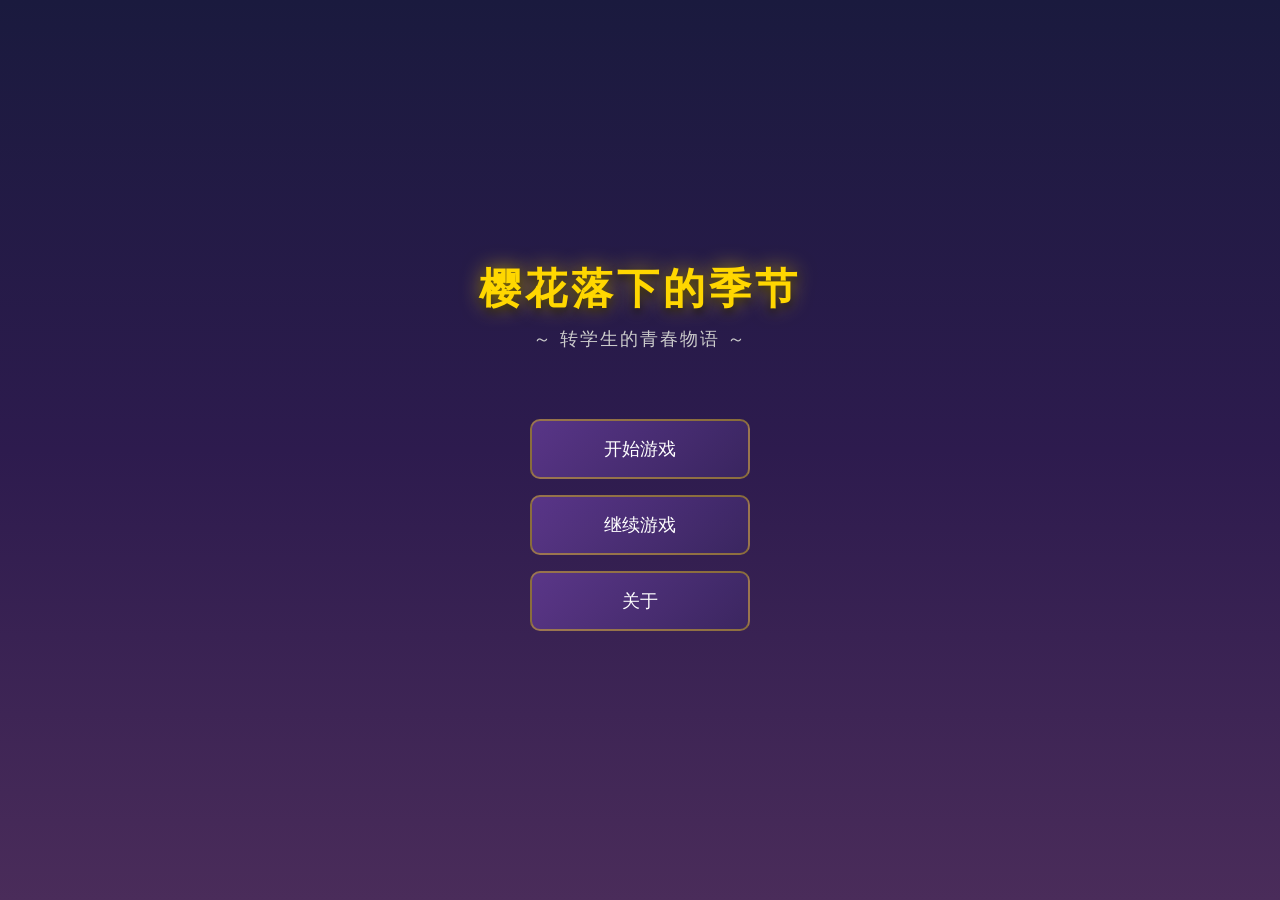
<file: youxi/樱花的约定.html>
<!DOCTYPE html>
<html lang="zh-CN">
<head>
<meta charset="UTF-8">
<meta name="viewport" content="width=device-width, initial-scale=1.0, maximum-scale=1.0, user-scalable=no">
<title>樱花落下的季节 - Galgame</title>
<style>
*{margin:0;padding:0;box-sizing:border-box;font-family:"Microsoft YaHei","PingFang SC",sans-serif;}
html,body{width:100%;height:100%;overflow:hidden;background:#000;touch-action:none;user-select:none;-webkit-user-select:none;}

#game{position:relative;width:100vw;height:100vh;overflow:hidden;}

/* ===== 背景层 ===== */
#bg{position:absolute;top:0;left:0;width:100%;height:100%;transition:background 1s ease;z-index:1;}
.bg-title{background:linear-gradient(180deg,#1a1a3e 0%,#2d1b4e 50%,#4a2c5a 100%);}
.bg-classroom{background:linear-gradient(180deg,#87ceeb 0%,#b0e0e6 40%,#f5deb3 70%,#deb887 100%);}
.bg-library{background:linear-gradient(180deg,#3d2817 0%,#5c3d2e 40%,#4a2f1f 100%);}
.bg-rooftop{background:linear-gradient(180deg,#ff9a8b 0%,#ff6a88 40%,#ff99ac 70%,#ffc3a0 100%);}
.bg-sakura{background:linear-gradient(180deg,#ffd1dc 0%,#ffb6c1 40%,#ffc0cb 70%,#fff0f5 100%);}
.bg-night{background:linear-gradient(180deg,#0a0a2e 0%,#1a1a4e 50%,#2d1b4e 100%);}
.bg-ending-good{background:linear-gradient(180deg,#ffd700 0%,#ffb347 50%,#ff8c69 100%);}
.bg-ending-bad{background:linear-gradient(180deg,#2c2c2c 0%,#1a1a1a 50%,#0d0d0d 100%);}

/* 樱花飘落 */
.petal{position:absolute;width:10px;height:10px;background:#ffb6c1;border-radius:0 100% 0 100%;opacity:0.7;z-index:2;pointer-events:none;animation:fall linear infinite;}
@keyframes fall{
  0%{transform:translateY(-10vh) rotate(0deg);opacity:0;}
  10%{opacity:0.8;}
  90%{opacity:0.8;}
  100%{transform:translateY(110vh) rotate(720deg);opacity:0;}
}

/* ===== 角色立绘 ===== */
#character{position:absolute;bottom:30%;left:50%;transform:translateX(-50%);z-index:3;transition:opacity 0.5s, transform 0.5s;opacity:0;}
#character.show{opacity:1;}
#character.left{transform:translateX(-80%);}
#character.right{transform:translateX(-20%);}
.char-body{position:relative;width:180px;height:320px;}

/* 角色通用 */
.char-head{position:absolute;top:0;left:50%;transform:translateX(-50%);width:90px;height:100px;border-radius:50% 50% 45% 45%;}
.char-hair{position:absolute;top:-5px;left:50%;transform:translateX(-50%);width:100px;height:70px;border-radius:50% 50% 30% 30%;}
.char-eye{position:absolute;top:45px;width:14px;height:18px;border-radius:50%;background:#222;}
.char-eye.left{left:28px;}
.char-eye.right{right:28px;}
.char-mouth{position:absolute;top:72px;left:50%;transform:translateX(-50%);width:20px;height:8px;border-bottom:3px solid #c44;border-radius:0 0 50% 50%;}
.char-body-main{position:absolute;top:95px;left:50%;transform:translateX(-50%);width:110px;height:140px;border-radius:20px 20px 10px 10px;}
.char-arm{position:absolute;top:105px;width:30px;height:110px;border-radius:15px;}
.char-arm.left{left:20px;transform:rotate(10deg);}
.char-arm.right{right:20px;transform:rotate(-10deg);}
.char-leg{position:absolute;top:225px;width:35px;height:80px;border-radius:10px;}
.char-leg.left{left:50px;}
.char-leg.right{right:50px;}

/* 白雪 - 银发紫瞳 */
.shirayuki .char-head{background:#f5e6d3;}
.shirayuki .char-hair{background:linear-gradient(180deg,#e8e8f0,#c8c8d8);}
.shirayuki .char-eye{background:#6a4c93;box-shadow:0 0 4px #9b7ec4;}
.shirayuki .char-body-main{background:linear-gradient(180deg,#f0e6f5,#d8c8e0);}
.shirayuki .char-arm{background:#f0e6f5;}
.shirayuki .char-leg{background:#4a3d5c;}
.shirayuki .char-ribbon{position:absolute;top:55px;left:50%;transform:translateX(-50%);width:30px;height:15px;background:#9b7ec4;border-radius:0 0 50% 50%;}

/* 向阳 - 橙发绿瞳 */
.hinata .char-head{background:#ffe4c4;}
.hinata .char-hair{background:linear-gradient(180deg,#ff8c42,#ff6b35);}
.hinata .char-eye{background:#2d8659;box-shadow:0 0 4px #5cb85c;}
.hinata .char-body-main{background:linear-gradient(180deg,#fff5e6,#ffe4b5);}
.hinata .char-arm{background:#fff5e6;}
.hinata .char-leg{background:#8b4513;}
.hinata .char-ponytail{position:absolute;top:20px;right:-15px;width:35px;height:80px;background:linear-gradient(180deg,#ff8c42,#ff6b35);border-radius:0 50% 50% 0;transform:rotate(15deg);}

/* ===== 对话框 ===== */
#dialogBox{position:absolute;bottom:0;left:0;width:100%;height:32%;background:linear-gradient(180deg,rgba(0,0,0,0.75) 0%,rgba(0,0,0,0.92) 100%);border-top:2px solid rgba(255,255,255,0.3);z-index:10;padding:15px 20px;display:flex;flex-direction:column;}
#speakerName{color:#ffd700;font-size:20px;font-weight:bold;margin-bottom:8px;text-shadow:0 0 8px rgba(255,215,0,0.5);min-height:28px;}
#dialogText{color:#fff;font-size:17px;line-height:1.7;flex:1;overflow:hidden;}
#dialogText .cursor{display:inline-block;width:2px;height:18px;background:#fff;animation:blink 0.8s infinite;vertical-align:middle;margin-left:2px;}
@keyframes blink{0%,50%{opacity:1;}51%,100%{opacity:0;}}
#continueHint{position:absolute;bottom:10px;right:20px;color:#aaa;font-size:14px;animation:bounce 1s infinite;}
@keyframes bounce{0%,100%{transform:translateY(0);}50%{transform:translateY(-5px);}}

/* ===== 选项 ===== */
#choices{position:absolute;top:50%;left:50%;transform:translate(-50%,-50%);z-index:20;display:flex;flex-direction:column;gap:15px;width:80%;max-width:500px;}
.choice-btn{padding:18px 25px;background:linear-gradient(135deg,rgba(100,60,150,0.9),rgba(60,40,100,0.9));border:2px solid rgba(255,215,0,0.5);border-radius:12px;color:#fff;font-size:17px;cursor:pointer;transition:all 0.2s;text-align:left;}
.choice-btn:active,.choice-btn:hover{background:linear-gradient(135deg,rgba(150,100,200,0.95),rgba(100,70,150,0.95));border-color:#ffd700;transform:scale(1.02);}

/* ===== 标题界面 ===== */
#titleScreen{position:absolute;top:0;left:0;width:100%;height:100%;z-index:30;display:flex;flex-direction:column;align-items:center;justify-content:center;background:linear-gradient(180deg,#1a1a3e 0%,#2d1b4e 50%,#4a2c5a 100%);}
#titleScreen h1{font-size:42px;color:#ffd700;text-shadow:0 0 20px rgba(255,215,0,0.6),0 4px 8px rgba(0,0,0,0.8);margin-bottom:10px;letter-spacing:4px;}
#titleScreen .subtitle{font-size:18px;color:#ccc;margin-bottom:60px;letter-spacing:2px;}
.title-btn{width:220px;padding:16px;margin:8px;background:linear-gradient(135deg,rgba(100,60,150,0.8),rgba(60,40,100,0.8));border:2px solid rgba(255,215,0,0.4);border-radius:10px;color:#fff;font-size:18px;cursor:pointer;transition:all 0.2s;}
.title-btn:active,.title-btn:hover{background:linear-gradient(135deg,rgba(150,100,200,0.9),rgba(100,70,150,0.9));border-color:#ffd700;}

/* ===== 存档界面 ===== */
#saveScreen{position:absolute;top:0;left:0;width:100%;height:100%;z-index:40;background:rgba(0,0,0,0.85);display:flex;flex-direction:column;align-items:center;justify-content:center;padding:20px;}
#saveScreen h2{color:#ffd700;font-size:28px;margin-bottom:25px;}
.save-slot{width:90%;max-width:500px;padding:15px 20px;margin:6px 0;background:rgba(50,40,80,0.8);border:2px solid rgba(255,255,255,0.2);border-radius:10px;color:#fff;cursor:pointer;display:flex;justify-content:space-between;align-items:center;transition:all 0.2s;}
.save-slot:active,.save-slot:hover{border-color:#ffd700;background:rgba(80,60,120,0.9);}
.save-slot .slot-info{font-size:14px;color:#aaa;}
.save-slot .slot-empty{color:#666;font-style:italic;}
.close-btn{margin-top:20px;padding:12px 40px;background:rgba(150,50,50,0.8);border:2px solid rgba(255,100,100,0.5);border-radius:8px;color:#fff;font-size:16px;cursor:pointer;}

/* ===== 顶部菜单按钮 ===== */
#topMenu{position:absolute;top:10px;right:10px;z-index:15;display:flex;gap:8px;}
.menu-btn{width:44px;height:44px;background:rgba(0,0,0,0.6);border:1px solid rgba(255,255,255,0.3);border-radius:8px;color:#fff;font-size:18px;cursor:pointer;display:flex;align-items:center;justify-content:center;}
.menu-btn:active{background:rgba(255,255,255,0.2);}

/* ===== 结局画面 ===== */
#endingScreen{position:absolute;top:0;left:0;width:100%;height:100%;z-index:35;display:flex;flex-direction:column;align-items:center;justify-content:center;padding:30px;text-align:center;}
#endingScreen h2{font-size:36px;color:#ffd700;text-shadow:0 0 15px rgba(255,215,0,0.6);margin-bottom:20px;}
#endingScreen p{font-size:18px;color:#fff;line-height:1.9;margin-bottom:30px;max-width:600px;}

/* 好感度提示 */
#affinityToast{position:absolute;top:80px;left:50%;transform:translateX(-50%);padding:10px 25px;background:rgba(0,0,0,0.8);border:1px solid #ffd700;border-radius:20px;color:#ffd700;font-size:16px;z-index:25;opacity:0;transition:opacity 0.3s;pointer-events:none;}
#affinityToast.show{opacity:1;}

/* 电脑端适配 */
@media(min-width:768px){
  #dialogBox{height:28%;padding:20px 40px;}
  #speakerName{font-size:24px;}
  #dialogText{font-size:20px;}
  .char-body{transform:scale(1.2);transform-origin:bottom center;}
}
</style>
</head>
<body>
<div id="game">
  <!-- 背景 -->
  <div id="bg" class="bg-title"></div>

  <!-- 樱花容器 -->
  <div id="petals"></div>

  <!-- 角色立绘 -->
  <div id="character">
    <div class="char-body" id="charBody">
      <div class="char-hair"></div>
      <div class="char-head"></div>
      <div class="char-eye left"></div>
      <div class="char-eye right"></div>
      <div class="char-mouth"></div>
      <div class="char-body-main"></div>
      <div class="char-arm left"></div>
      <div class="char-arm right"></div>
      <div class="char-leg left"></div>
      <div class="char-leg right"></div>
    </div>
  </div>

  <!-- 对话框 -->
  <div id="dialogBox" style="display:none;">
    <div id="speakerName"></div>
    <div id="dialogText"></div>
    <div id="continueHint" style="display:none;">▼</div>
  </div>

  <!-- 选项 -->
  <div id="choices" style="display:none;"></div>

  <!-- 顶部菜单 -->
  <div id="topMenu" style="display:none;">
    <button class="menu-btn" onclick="toggleAuto()" id="autoBtn" title="自动">A</button>
    <button class="menu-btn" onclick="toggleSkip()" id="skipBtn" title="快进">»</button>
    <button class="menu-btn" onclick="showSave('save')" title="存档">💾</button>
    <button class="menu-btn" onclick="showSave('load')" title="读档">📂</button>
    <button class="menu-btn" onclick="backToTitle()" title="标题">🏠</button>
  </div>

  <!-- 好感度提示 -->
  <div id="affinityToast"></div>

  <!-- 标题界面 -->
  <div id="titleScreen">
    <h1>樱花落下的季节</h1>
    <div class="subtitle">～ 转学生的青春物语 ～</div>
    <button class="title-btn" onclick="startNewGame()">开始游戏</button>
    <button class="title-btn" onclick="showSave('load')">继续游戏</button>
    <button class="title-btn" onclick="showAbout()">关于</button>
  </div>

  <!-- 存档界面 -->
  <div id="saveScreen" style="display:none;">
    <h2 id="saveTitle">存档</h2>
    <div id="saveSlots"></div>
    <button class="close-btn" onclick="hideSave()">返回</button>
  </div>

  <!-- 结局画面 -->
  <div id="endingScreen" style="display:none;"></div>
</div>

<script>
// ============================================================
// 剧情数据
// ============================================================
const story = {
  // 序章
  start: [
    {bg:'bg-classroom', char:null, name:'', text:'四月，樱花盛开的季节。我作为转学生，踏入了这所陌生的高中。'},
    {bg:'bg-classroom', char:null, name:'', text:'教室里热闹的交谈声在我推开门的瞬间安静了下来。几十双眼睛齐刷刷地看向我。'},
    {bg:'bg-classroom', char:null, name:'班主任', text:'同学们安静一下，这位是从今天起转入我们班的新同学。来，做个自我介绍吧。'},
    {bg:'bg-classroom', char:null, name:'', text:'我深吸一口气，走上讲台。'},
    {bg:'bg-classroom', char:null, name:'我', text:'大家好，我叫林辰，从今天起请多关照。'},
    {bg:'bg-classroom', char:null, name:'', text:'教室里响起稀稀拉拉的掌声。我扫视着教室，寻找空座位。'},
    {bg:'bg-classroom', char:null, name:'班主任', text:'林辰同学，你就坐靠窗那个空位吧。'},
    {bg:'bg-classroom', char:null, name:'', text:'我走向靠窗的座位，放下书包。旁边的女生正低头看着一本书，似乎对周围的一切毫不在意。'},
    {bg:'bg-classroom', char:'shirayuki', pos:'left', name:'', text:'她有着一头银白色的长发，在阳光下泛着淡淡的光泽。紫色的眼眸专注地落在书页上，仿佛整个世界只剩下她和那本书。'},
    {bg:'bg-classroom', char:null, name:'', text:'就在这时，教室后门被猛地推开。'},
    {bg:'bg-classroom', char:'hinata', pos:'right', name:'向阳', text:'抱歉抱歉！我迟到了！'},
    {bg:'bg-classroom', char:'hinata', pos:'right', name:'', text:'一个橙色短发的女生气喘吁吁地跑进来，脸上带着灿烂的笑容。她的马尾辫在身后甩动，整个人像一束阳光。'},
    {bg:'bg-classroom', char:null, name:'班主任', text:'向阳！这已经是这个月第三次了！'},
    {bg:'bg-classroom', char:'hinata', pos:'right', name:'向阳', text:'嘿嘿，下次一定不会了！'},
    {bg:'bg-classroom', char:null, name:'', text:'她吐了吐舌头，跑到自己的座位上。正好坐在我的斜后方。'},
    {bg:'bg-classroom', char:null, name:'', text:'就这样，我的转学生活开始了。而我还不知道，这两个人将会彻底改变我的高中生活……'},
    {choice:true, options:[
      {text:'主动和旁边的银发女生搭话', next:'talk_shirayuki', affinity:{shirayuki:5}},
      {text:'和后面的活泼女生打招呼', next:'talk_hinata', affinity:{hinata:5}},
      {text:'先安静地熟悉环境', next:'chapter1', affinity:{}}
    ]}
  ],

  // 和白雪搭话
  talk_shirayuki: [
    {bg:'bg-classroom', char:'shirayuki', pos:'left', name:'我', text:'（那个……她看的是什么书呢？）'},
    {bg:'bg-classroom', char:'shirayuki', pos:'left', name:'我', text:'你好，我叫林辰。你在看什么书？'},
    {bg:'bg-classroom', char:'shirayuki', pos:'left', name:'白雪', text:'……《银河铁道之夜》。'},
    {bg:'bg-classroom', char:'shirayuki', pos:'left', name:'', text:'她抬起头，紫色的眼睛平静地看着我。声音很轻，像风吹过书页。'},
    {bg:'bg-classroom', char:'shirayuki', pos:'left', name:'白雪', text:'你也喜欢读书吗？'},
    {bg:'bg-classroom', char:'shirayuki', pos:'left', name:'我', text:'嗯，偶尔会看一些。宫泽贤治的作品我也很喜欢。'},
    {bg:'bg-classroom', char:'shirayuki', pos:'left', name:'白雪', text:'……这样啊。'},
    {bg:'bg-classroom', char:'shirayuki', pos:'left', name:'', text:'她的嘴角微微上扬，那是一个几乎难以察觉的微笑。'},
    {bg:'bg-classroom', char:'shirayuki', pos:'left', name:'白雪', text:'我叫白雪。如果以后想聊书的话……可以来找我。'},
    {bg:'bg-classroom', char:null, name:'', text:'说完，她又低下头继续看书。但我注意到，她翻页的速度似乎变慢了。'},
    {next:'chapter1'}
  ],

  // 和向阳搭话
  talk_hinata: [
    {bg:'bg-classroom', char:'hinata', pos:'right', name:'我', text:'（那个女生看起来很开朗的样子……）'},
    {bg:'bg-classroom', char:'hinata', pos:'right', name:'我', text:'你好，我是新转来的林辰。'},
    {bg:'bg-classroom', char:'hinata', pos:'right', name:'向阳', text:'哦！新同学！你好你好！'},
    {bg:'bg-classroom', char:'hinata', pos:'right', name:'', text:'她猛地转过身，眼睛亮晶晶地看着我，笑容比阳光还要耀眼。'},
    {bg:'bg-classroom', char:'hinata', pos:'right', name:'向阳', text:'我叫向阳！运动部的！你以前的学校有没有参加什么社团？'},
    {bg:'bg-classroom', char:'hinata', pos:'right', name:'我', text:'我……没怎么参加社团活动。'},
    {bg:'bg-classroom', char:'hinata', pos:'right', name:'向阳', text:'那太可惜了！运动超级好玩的！要不要来我们运动部体验一下？'},
    {bg:'bg-classroom', char:'hinata', pos:'right', name:'我', text:'这个……我考虑一下。'},
    {bg:'bg-classroom', char:'hinata', pos:'right', name:'向阳', text:'一言为定！我会等你的！'},
    {bg:'bg-classroom', char:null, name:'', text:'她用力拍了拍我的肩膀，力气大得让我差点从椅子上滑下去。但她的笑容真的很有感染力，我忍不住也笑了。'},
    {next:'chapter1'}
  ],

  // 第一章
  chapter1: [
    {bg:'bg-classroom', char:null, name:'', text:'一周过去了，我渐渐习惯了新学校的生活。'},
    {bg:'bg-classroom', char:null, name:'', text:'白雪总是一个人安静地看书，向阳则每天都充满活力地跑来跑去。'},
    {bg:'bg-classroom', char:null, name:'', text:'这天放学后，我正在整理书包，教室里只剩下我一个人。'},
    {bg:'bg-library', char:null, name:'', text:'我决定去图书馆看看。推开图书馆的门，安静的气息扑面而来。'},
    {bg:'bg-library', char:'shirayuki', pos:'center', name:'', text:'在角落的座位上，我看到了一个熟悉的身影。白雪正捧着一本书，夕阳透过窗户洒在她银白色的头发上，像镀了一层金。'},
    {bg:'bg-library', char:'shirayuki', pos:'center', name:'', text:'她似乎察觉到了我的目光，抬起头来。'},
    {bg:'bg-library', char:'shirayuki', pos:'center', name:'白雪', text:'……林辰？你也来图书馆？'},
    {bg:'bg-library', char:'shirayuki', pos:'center', name:'我', text:'嗯，想找几本书看看。'},
    {bg:'bg-library', char:'shirayuki', pos:'center', name:'白雪', text:'……要坐这里吗？'},
    {bg:'bg-library', char:null, name:'', text:'她指了指对面的座位。我点点头，坐了下来。'},
    {bg:'bg-library', char:null, name:'', text:'我们各自看着书，偶尔交谈几句。时间在安静中缓缓流逝。'},
    {bg:'bg-library', char:'shirayuki', pos:'center', name:'白雪', text:'林辰……你有没有觉得，书里的世界比现实更美好？'},
    {bg:'bg-library', char:'shirayuki', pos:'center', name:'我', text:'为什么这么说？'},
    {bg:'bg-library', char:'shirayuki', pos:'center', name:'白雪', text:'因为……在书里，所有的相遇和离别都有意义。而现实中，很多事情是没有答案的。'},
    {bg:'bg-library', char:null, name:'', text:'她的声音很轻，带着一丝我无法理解的忧伤。'},
    {choice:true, options:[
      {text:'「也许现实中的相遇，也有它的意义。」', next:'ch1_comfort', affinity:{shirayuki:10}},
      {text:'「我不太懂这些，不过……你可以和我说说。」', next:'ch1_listen', affinity:{shirayuki:8}},
      {text:'沉默不语', next:'ch1_silent', affinity:{}}
    ]}
  ],

  ch1_comfort: [
    {bg:'bg-library', char:'shirayuki', pos:'center', name:'白雪', text:'……意义吗？'},
    {bg:'bg-library', char:'shirayuki', pos:'center', name:'', text:'她看着我，紫色的眼眸里闪过一丝光芒。'},
    {bg:'bg-library', char:'shirayuki', pos:'center', name:'白雪', text:'你这个人……说的话很奇怪。'},
    {bg:'bg-library', char:'shirayuki', pos:'center', name:'我', text:'奇怪吗？'},
    {bg:'bg-library', char:'shirayuki', pos:'center', name:'白雪', text:'嗯。但是……不讨厌。'},
    {bg:'bg-library', char:null, name:'', text:'她低下头，耳尖微微泛红。我第一次看到她这样的表情。'},
    {next:'chapter2'}
  ],

  ch1_listen: [
    {bg:'bg-library', char:'shirayuki', pos:'center', name:'白雪', text:'……你愿意听吗？'},
    {bg:'bg-library', char:'shirayuki', pos:'center', name:'我', text:'当然。'},
    {bg:'bg-library', char:'shirayuki', pos:'center', name:'白雪', text:'其实……我以前有一个很要好的朋友。但是后来她转学了，我们就渐渐失去了联系。'},
    {bg:'bg-library', char:'shirayuki', pos:'center', name:'白雪', text:'从那以后，我就不太敢和别人走得太近。因为害怕……再次经历离别。'},
    {bg:'bg-library', char:'shirayuki', pos:'center', name:'我', text:'白雪……'},
    {bg:'bg-library', char:'shirayuki', pos:'center', name:'白雪', text:'抱歉，和你说这些奇怪的话。'},
    {bg:'bg-library', char:'shirayuki', pos:'center', name:'我', text:'不，谢谢你愿意告诉我。我不会突然消失的。'},
    {bg:'bg-library', char:null, name:'', text:'她抬起头，眼里似乎有什么在闪烁。'},
    {next:'chapter2'}
  ],

  ch1_silent: [
    {bg:'bg-library', char:null, name:'', text:'我没有说话，只是静静地看着她。'},
    {bg:'bg-library', char:'shirayuki', pos:'center', name:'白雪', text:'……算了，当我没说吧。'},
    {bg:'bg-library', char:null, name:'', text:'她低下头，继续看书。但我总觉得，她翻页的手指在微微颤抖。'},
    {next:'chapter2'}
  ],

  // 第二章
  chapter2: [
    {bg:'bg-classroom', char:null, name:'', text:'又过了几天，这天放学后，我被一阵喧闹声吸引到了操场。'},
    {bg:'bg-rooftop', char:null, name:'', text:'操场上，向阳正在跑步。她的速度很快，橙色的身影在跑道上飞驰，像一团燃烧的火焰。'},
    {bg:'bg-rooftop', char:'hinata', pos:'center', name:'', text:'她似乎注意到了我，猛地停下来，朝我挥手。'},
    {bg:'bg-rooftop', char:'hinata', pos:'center', name:'向阳', text:'林辰！你怎么来了！'},
    {bg:'bg-rooftop', char:'hinata', pos:'center', name:'我', text:'路过看到你在跑步，就停下来看看。'},
    {bg:'bg-rooftop', char:'hinata', pos:'center', name:'向阳', text:'嘿嘿，怎么样？我跑得很快吧！'},
    {bg:'bg-rooftop', char:'hinata', pos:'center', name:'我', text:'嗯，非常快。'},
    {bg:'bg-rooftop', char:'hinata', pos:'center', name:'向阳', text:'对了！你之前说要考虑来运动部的，考虑得怎么样了？'},
    {bg:'bg-rooftop', char:null, name:'', text:'她期待地看着我，眼睛里闪着光。'},
    {choice:true, options:[
      {text:'「好，我试试。」', next:'ch2_join', affinity:{hinata:10}},
      {text:'「我可以来看看，但不一定能坚持。」', next:'ch2_observe', affinity:{hinata:5}},
      {text:'「抱歉，我还是不太适合运动。」', next:'ch2_decline', affinity:{}}
    ]}
  ],

  ch2_join: [
    {bg:'bg-rooftop', char:'hinata', pos:'center', name:'向阳', text:'真的吗！太好了！！'},
    {bg:'bg-rooftop', char:'hinata', pos:'center', name:'', text:'她高兴得跳了起来，然后一把抓住我的手。'},
    {bg:'bg-rooftop', char:'hinata', pos:'center', name:'向阳', text:'走走走！我带你去见部长！从今天起你就是运动部的一员了！'},
    {bg:'bg-rooftop', char:null, name:'', text:'她的手很温暖，力气也很大。我被她拉着跑向体育馆，心里却莫名地觉得很开心。'},
    {bg:'bg-rooftop', char:'hinata', pos:'center', name:'向阳', text:'对了林辰，你知道吗？我从小就喜欢跑步。因为跑步的时候，所有烦恼都会被风吹走！'},
    {bg:'bg-rooftop', char:'hinata', pos:'center', name:'我', text:'这样啊。'},
    {bg:'bg-rooftop', char:'hinata', pos:'center', name:'向阳', text:'所以以后你有不开心的事，就来找我跑步！保证把烦恼都跑掉！'},
    {bg:'bg-rooftop', char:null, name:'', text:'她回头朝我笑，那个笑容比夕阳还要灿烂。'},
    {next:'chapter3'}
  ],

  ch2_observe: [
    {bg:'bg-rooftop', char:'hinata', pos:'center', name:'向阳', text:'没关系没关系！先来体验一下嘛！'},
    {bg:'bg-rooftop', char:'hinata', pos:'center', name:'', text:'她拉着我去了运动场，让我试跑了一圈。虽然跑得气喘吁吁，但她一直在旁边为我加油。'},
    {bg:'bg-rooftop', char:'hinata', pos:'center', name:'向阳', text:'不错不错！比我想象的好多了！'},
    {bg:'bg-rooftop', char:'hinata', pos:'center', name:'我', text:'你这是在安慰我吧。'},
    {bg:'bg-rooftop', char:'hinata', pos:'center', name:'向阳', text:'才不是！我说的是实话！运动这种事，开心最重要！'},
    {bg:'bg-rooftop', char:null, name:'', text:'看着她认真的表情，我忍不住笑了。'},
    {next:'chapter3'}
  ],

  ch2_decline: [
    {bg:'bg-rooftop', char:'hinata', pos:'center', name:'向阳', text:'这样啊……好吧。'},
    {bg:'bg-rooftop', char:'hinata', pos:'center', name:'', text:'她的笑容有些黯淡，但很快又恢复了元气。'},
    {bg:'bg-rooftop', char:'hinata', pos:'center', name:'向阳', text:'没关系！每个人都有自己喜欢的事情嘛！不过如果你改变主意了，随时来找我！'},
    {bg:'bg-rooftop', char:'hinata', pos:'center', name:'我', text:'嗯，谢谢。'},
    {bg:'bg-rooftop', char:null, name:'', text:'她朝我挥了挥手，又继续去跑步了。看着她的背影，我心里有些复杂。'},
    {next:'chapter3'}
  ],

  // 第三章 - 文化祭准备
  chapter3: [
    {bg:'bg-classroom', char:null, name:'', text:'时间飞逝，转眼就到了文化祭前夕。整个学校都沉浸在忙碌而兴奋的氛围中。'},
    {bg:'bg-classroom', char:null, name:'', text:'我们班决定办一个咖啡厅。放学后，大家都留下来做准备。'},
    {bg:'bg-classroom', char:null, name:'', text:'我被分配去搬材料，走出教室时，正好看到白雪一个人站在走廊里，看着窗外。'},
    {bg:'bg-classroom', char:'shirayuki', pos:'left', name:'我', text:'白雪，你怎么不进去帮忙？'},
    {bg:'bg-classroom', char:'shirayuki', pos:'left', name:'白雪', text:'……我不太擅长这种热闹的事情。'},
    {bg:'bg-classroom', char:'shirayuki', pos:'left', name:'', text:'她的声音有些低落。就在这时，向阳从教室里跑出来。'},
    {bg:'bg-classroom', char:'hinata', pos:'right', name:'向阳', text:'白雪！你在这里啊！我们需要你帮忙写菜单！你的字那么好看！'},
    {bg:'bg-classroom', char:'shirayuki', pos:'left', name:'白雪', text:'我……'},
    {bg:'bg-classroom', char:'hinata', pos:'right', name:'向阳', text:'拜托了！没有你我们的菜单就不好看了！'},
    {bg:'bg-classroom', char:null, name:'', text:'向阳双手合十，恳求地看着白雪。白雪看了看她，又看了看我。'},
    {choice:true, options:[
      {text:'鼓励白雪：「去吧，你的字确实很好看。」', next:'ch3_encourage', affinity:{shirayuki:5, hinata:5}},
      {text:'帮向阳一起劝：「大家都需要你。」', next:'ch3_help', affinity:{shirayuki:8}},
      {text:'尊重白雪的意愿：「不想去也没关系。」', next:'ch3_respect', affinity:{shirayuki:3}}
    ]}
  ],

  ch3_encourage: [
    {bg:'bg-classroom', char:'shirayuki', pos:'left', name:'白雪', text:'……你也这么觉得吗？'},
    {bg:'bg-classroom', char:'shirayuki', pos:'left', name:'我', text:'嗯，我看过你在笔记本上写的字，很漂亮。'},
    {bg:'bg-classroom', char:'shirayuki', pos:'left', name:'白雪', text:'……好吧。我去帮忙。'},
    {bg:'bg-classroom', char:'hinata', pos:'right', name:'向阳', text:'太好了！谢谢你白雪！也谢谢你林辰！'},
    {bg:'bg-classroom', char:null, name:'', text:'向阳高兴地拉着白雪进了教室。白雪回头看了我一眼，眼神里带着一丝感激。'},
    {next:'chapter4'}
  ],

  ch3_help: [
    {bg:'bg-classroom', char:'shirayuki', pos:'left', name:'我', text:'白雪，大家都很需要你。而且……向阳是真心希望你能加入的。'},
    {bg:'bg-classroom', char:'shirayuki', pos:'left', name:'白雪', text:'……你们两个，真是的。'},
    {bg:'bg-classroom', char:'shirayuki', pos:'left', name:'', text:'她轻轻叹了口气，但嘴角却带着一丝笑意。'},
    {bg:'bg-classroom', char:'shirayuki', pos:'left', name:'白雪', text:'好吧，我去。不过我只负责写菜单。'},
    {bg:'bg-classroom', char:'hinata', pos:'right', name:'向阳', text:'没问题没问题！走走走！'},
    {bg:'bg-classroom', char:null, name:'', text:'向阳拉着白雪进了教室。我跟在后面，看着她们的背影，心里暖暖的。'},
    {next:'chapter4'}
  ],

  ch3_respect: [
    {bg:'bg-classroom', char:'shirayuki', pos:'left', name:'我', text:'不想去也没关系，我帮你跟她说。'},
    {bg:'bg-classroom', char:'shirayuki', pos:'left', name:'白雪', text:'……不用了。'},
    {bg:'bg-classroom', char:'shirayuki', pos:'left', name:'', text:'她沉默了一会儿，然后轻轻说：'},
    {bg:'bg-classroom', char:'shirayuki', pos:'left', name:'白雪', text:'我……其实也想试试。只是不知道该怎么融入大家。'},
    {bg:'bg-classroom', char:'shirayuki', pos:'left', name:'我', text:'那就去吧，我会在旁边的。'},
    {bg:'bg-classroom', char:'shirayuki', pos:'left', name:'', text:'她看了我一眼，然后点点头，跟着向阳进了教室。'},
    {next:'chapter4'}
  ],

  // 第四章 - 文化祭
  chapter4: [
    {bg:'bg-sakura', char:null, name:'', text:'文化祭当天，校园里热闹非凡。各个班级都使出浑身解数，吸引着前来参观的客人。'},
    {bg:'bg-sakura', char:null, name:'', text:'我们班的咖啡厅也大受欢迎。白雪写的菜单获得了大家的一致好评，向阳则穿着女仆装热情地招呼着客人。'},
    {bg:'bg-sakura', char:null, name:'', text:'下午，客流渐渐少了。我走出教室透气，发现白雪正站在天台门口。'},
    {bg:'bg-rooftop', char:'shirayuki', pos:'center', name:'我', text:'白雪，你怎么在这里？'},
    {bg:'bg-rooftop', char:'shirayuki', pos:'center', name:'白雪', text:'……里面太吵了，出来透透气。'},
    {bg:'bg-rooftop', char:'shirayuki', pos:'center', name:'', text:'她靠在栏杆上，风吹动着她银白色的长发。夕阳将天空染成了橘红色。'},
    {bg:'bg-rooftop', char:'shirayuki', pos:'center', name:'白雪', text:'林辰，你知道吗？我以前从来没有参加过文化祭。'},
    {bg:'bg-rooftop', char:'shirayuki', pos:'center', name:'我', text:'为什么？'},
    {bg:'bg-rooftop', char:'shirayuki', pos:'center', name:'白雪', text:'因为……我总是一个人。觉得这种热闹的事情和我无关。'},
    {bg:'bg-rooftop', char:'shirayuki', pos:'center', name:'白雪', text:'但是今天……我第一次觉得，参与其中也不错。'},
    {bg:'bg-rooftop', char:null, name:'', text:'她转过头看着我，紫色的眼眸在夕阳下闪闪发光。'},
    {bg:'bg-rooftop', char:'shirayuki', pos:'center', name:'白雪', text:'这都是因为……你和向阳。'},
    {bg:'bg-rooftop', char:null, name:'', text:'就在这时，天台的门被推开了。'},
    {bg:'bg-rooftop', char:'hinata', pos:'right', name:'向阳', text:'找到你们了！快下来，我们班的咖啡厅被评为最佳店铺了！'},
    {bg:'bg-rooftop', char:'hinata', pos:'right', name:'', text:'她跑过来，一把抓住我和白雪的手。'},
    {bg:'bg-rooftop', char:'hinata', pos:'right', name:'向阳', text:'走走走！大家都在等你们！这是我们一起努力的成果！'},
    {bg:'bg-rooftop', char:null, name:'', text:'我和白雪对视一眼，都笑了。然后被向阳拉着跑下了楼。'},
    {next:'chapter5'}
  ],

  // 第五章 - 最终选择
  chapter5: [
    {bg:'bg-sakura', char:null, name:'', text:'文化祭结束后，时间进入了五月。樱花已经落尽，校园里一片翠绿。'},
    {bg:'bg-classroom', char:null, name:'', text:'这天放学后，我收到了两封信。一封是白雪写的，一封是向阳写的。'},
    {bg:'bg-classroom', char:null, name:'', text:'白雪的信上写着：「放学后，能来图书馆吗？我有话想对你说。」'},
    {bg:'bg-classroom', char:null, name:'', text:'向阳的信上写着：「放学后，来操场找我！有重要的事！」'},
    {bg:'bg-classroom', char:null, name:'', text:'两个人在同一时间约了我。我站在教室里，看着手中的两封信，陷入了沉思。'},
    {bg:'bg-classroom', char:null, name:'', text:'这段时间以来，和她们在一起的点点滴滴在我脑海中浮现。'},
    {bg:'bg-classroom', char:null, name:'', text:'安静温柔的白雪，总是在书的世界里等待着我。'},
    {bg:'bg-classroom', char:null, name:'', text:'活泼开朗的向阳，总是用她的笑容温暖着我。'},
    {bg:'bg-classroom', char:null, name:'', text:'我必须做出选择了。'},
    {choice:true, options:[
      {text:'去图书馆找白雪', next:'ending_shirayuki', affinity:{shirayuki:15}},
      {text:'去操场找向阳', next:'ending_hinata', affinity:{hinata:15}},
      {text:'哪里都不去，直接回家', next:'ending_alone', affinity:{}}
    ]}
  ],

  // 白雪结局
  ending_shirayuki: [
    {bg:'bg-library', char:'shirayuki', pos:'center', name:'', text:'我走向图书馆。推开门，熟悉的安静气息扑面而来。'},
    {bg:'bg-library', char:'shirayuki', pos:'center', name:'', text:'白雪坐在我们第一次一起看书的那个角落，手里捧着一本书，但她的目光却落在窗外。'},
    {bg:'bg-library', char:'shirayuki', pos:'center', name:'白雪', text:'……你来了。'},
    {bg:'bg-library', char:'shirayuki', pos:'center', name:'我', text:'嗯，你说有话想对我说。'},
    {bg:'bg-library', char:'shirayuki', pos:'center', name:'', text:'她放下书，双手放在膝盖上，紧紧攥着裙摆。'},
    {bg:'bg-library', char:'shirayuki', pos:'center', name:'白雪', text:'林辰……我、我喜欢你。'},
    {bg:'bg-library', char:'shirayuki', pos:'center', name:'', text:'她的声音在颤抖，脸涨得通红，但眼睛却坚定地看着我。'},
    {bg:'bg-library', char:'shirayuki', pos:'center', name:'白雪', text:'从你第一次和我搭话的那天起……你就一点一点地，走进了我的世界。'},
    {bg:'bg-library', char:'shirayuki', pos:'center', name:'白雪', text:'我以前总是害怕和别人亲近，因为害怕离别。但是和你在一起的时候……我觉得，就算有一天会离别，现在的时光也是值得的。'},
    {bg:'bg-library', char:'shirayuki', pos:'center', name:'白雪', text:'所以……请你和我交往。'},
    {bg:'bg-library', char:null, name:'', text:'我看着她认真的表情，心中涌起一股暖流。'},
    {bg:'bg-library', char:'shirayuki', pos:'center', name:'我', text:'白雪，我也喜欢你。从在图书馆看到你的那一刻起。'},
    {bg:'bg-library', char:null, name:'', text:'她的眼睛瞬间亮了起来，泪水在眼眶里打转。'},
    {bg:'bg-library', char:'shirayuki', pos:'center', name:'白雪', text:'真的吗……？'},
    {bg:'bg-library', char:'shirayuki', pos:'center', name:'我', text:'嗯，是真的。以后也请多关照了。'},
    {bg:'bg-library', char:null, name:'', text:'她低下头，肩膀微微颤抖。我伸出手，轻轻握住了她的手。她的手很凉，但在我的掌心渐渐温暖起来。'},
    {bg:'bg-ending-good', char:null, name:'', text:'从那以后，我们经常一起在图书馆看书。她依然安静，但脸上的笑容多了起来。'},
    {bg:'bg-ending-good', char:null, name:'', text:'樱花落下的季节已经过去，但属于我们的故事，才刚刚开始。'},
    {ending:true, title:'白雪结局 - 「书页间的恋曲」', text:'你选择了安静温柔的白雪。在书的世界里，你们找到了属于彼此的宁静与幸福。\n\n好感度：白雪 '}
  ],

  // 向阳结局
  ending_hinata: [
    {bg:'bg-rooftop', char:'hinata', pos:'center', name:'', text:'我跑向操场。夕阳下，向阳正站在跑道上，双手背在身后，看到我来了，眼睛一亮。'},
    {bg:'bg-rooftop', char:'hinata', pos:'center', name:'向阳', text:'林辰！你来了！'},
    {bg:'bg-rooftop', char:'hinata', pos:'center', name:'我', text:'嗯，你说有重要的事？'},
    {bg:'bg-rooftop', char:'hinata', pos:'center', name:'', text:'她深吸一口气，然后猛地低下头，鞠了一个九十度的躬。'},
    {bg:'bg-rooftop', char:'hinata', pos:'center', name:'向阳', text:'我喜欢你！请和我交往！'},
    {bg:'bg-rooftop', char:'hinata', pos:'center', name:'', text:'她的声音很大，在空旷的操场上回荡。我愣住了。'},
    {bg:'bg-rooftop', char:'hinata', pos:'center', name:'向阳', text:'从你转来的第一天起，我就注意到你了！你看起来很安静，但我知道你其实是个很温柔的人！'},
    {bg:'bg-rooftop', char:'hinata', pos:'center', name:'向阳', text:'和你在一起的时候，我总是特别开心！跑步的时候也会想，要是你能在旁边就好了！'},
    {bg:'bg-rooftop', char:'hinata', pos:'center', name:'向阳', text:'所以……请你和我交往！我会让你每天都开开心心的！'},
    {bg:'bg-rooftop', char:null, name:'', text:'她抬起头，脸涨得通红，但眼睛却亮晶晶地看着我，充满了期待。'},
    {bg:'bg-rooftop', char:'hinata', pos:'center', name:'我', text:'向阳……我也喜欢你。从你第一天迟到冲进教室的那一刻起。'},
    {bg:'bg-rooftop', char:'hinata', pos:'center', name:'向阳', text:'真的吗！！太好了！！！'},
    {bg:'bg-rooftop', char:null, name:'', text:'她高兴得跳了起来，然后冲过来一把抱住了我。她的怀抱很温暖，带着阳光的味道。'},
    {bg:'bg-rooftop', char:'hinata', pos:'center', name:'向阳', text:'我太开心了！林辰！从今天起你就是我男朋友了！'},
    {bg:'bg-rooftop', char:'hinata', pos:'center', name:'我', text:'嗯，请多关照了。'},
    {bg:'bg-ending-good', char:null, name:'', text:'从那以后，我们经常一起在操场上跑步。她依然充满活力，而我也在她的影响下，变得越来越开朗。'},
    {bg:'bg-ending-good', char:null, name:'', text:'樱花落下的季节已经过去，但属于我们的热血青春，才刚刚开始。'},
    {ending:true, title:'向阳结局 - 「阳光下的奔跑」', text:'你选择了活泼开朗的向阳。在运动场上，你们一起奔跑，一起追逐着属于彼此的光明与未来。\n\n好感度：向阳 '}
  ],

  // 孤独结局
  ending_alone: [
    {bg:'bg-night', char:null, name:'', text:'我犹豫了很久，最终还是收起了两封信，走出了教室。'},
    {bg:'bg-night', char:null, name:'', text:'我没有去图书馆，也没有去操场。而是直接回了家。'},
    {bg:'bg-night', char:null, name:'', text:'第二天，我看到白雪和向阳在教室里交谈。她们看到我时，表情都有些复杂。'},
    {bg:'bg-night', char:null, name:'', text:'白雪只是看了我一眼，就低下头继续看书。但我注意到，她手里的书，一页都没有翻。'},
    {bg:'bg-night', char:null, name:'', text:'向阳则勉强笑了笑，和我打了个招呼。但她的笑容，再也不像以前那样灿烂了。'},
    {bg:'bg-night', char:null, name:'', text:'从那以后，我们之间似乎多了一层看不见的隔阂。'},
    {bg:'bg-night', char:null, name:'', text:'我依然会在图书馆看到白雪，但她不再和我说话了。'},
    {bg:'bg-night', char:null, name:'', text:'我依然会在操场看到向阳跑步，但她不再朝我挥手了。'},
    {bg:'bg-ending-bad', char:null, name:'', text:'也许，有些机会一旦错过，就再也不会回来了。'},
    {bg:'bg-ending-bad', char:null, name:'', text:'樱花落下的季节结束了。而我，依然是一个人。'},
    {ending:true, title:'孤独结局 - 「错过的季节」', text:'你选择了逃避。有些心意，一旦没有回应，就会像樱花一样随风飘散。\n\n也许，下一次你会勇敢一点。'}
  ]
};

// ============================================================
// 游戏状态
// ============================================================
let gameState = {
  currentScene: 'start',
  currentIndex: 0,
  affinity: {shirayuki: 0, hinata: 0},
  isTyping: false,
  typeTimer: null,
  fullText: '',
  autoMode: false,
  skipMode: false
};

const bgEl = document.getElementById('bg');
const charEl = document.getElementById('character');
const charBody = document.getElementById('charBody');
const dialogBox = document.getElementById('dialogBox');
const speakerName = document.getElementById('speakerName');
const dialogText = document.getElementById('dialogText');
const continueHint = document.getElementById('continueHint');
const choicesEl = document.getElementById('choices');
const titleScreen = document.getElementById('titleScreen');
const topMenu = document.getElementById('topMenu');
const endingScreen = document.getElementById('endingScreen');
const saveScreen = document.getElementById('saveScreen');
const saveSlots = document.getElementById('saveSlots');
const saveTitle = document.getElementById('saveTitle');
const affinityToast = document.getElementById('affinityToast');

let saveMode = 'save';

// ============================================================
// 樱花飘落效果
// ============================================================
function createPetals() {
  const container = document.getElementById('petals');
  container.innerHTML = '';
  for (let i = 0; i < 15; i++) {
    const petal = document.createElement('div');
    petal.className = 'petal';
    petal.style.left = Math.random() * 100 + '%';
    petal.style.animationDuration = (5 + Math.random() * 8) + 's';
    petal.style.animationDelay = Math.random() * 8 + 's';
    petal.style.width = (6 + Math.random() * 8) + 'px';
    petal.style.height = petal.style.width;
    container.appendChild(petal);
  }
}
createPetals();

// ============================================================
// 打字机效果
// ============================================================
function typeText(text, callback) {
  gameState.isTyping = true;
  gameState.fullText = text;
  dialogText.innerHTML = '';
  let i = 0;
  const speed = gameState.skipMode ? 5 : 40;

  function type() {
    if (i < text.length) {
      dialogText.innerHTML = text.substring(0, i + 1) + '<span class="cursor"></span>';
      i++;
      gameState.typeTimer = setTimeout(type, speed);
    } else {
      dialogText.innerHTML = text;
      gameState.isTyping = false;
      continueHint.style.display = 'block';
      if (callback) callback();
    }
  }
  type();
}

function skipTyping() {
  if (gameState.isTyping) {
    clearTimeout(gameState.typeTimer);
    dialogText.innerHTML = gameState.fullText;
    gameState.isTyping = false;
    continueHint.style.display = 'block';
  }
}

// ============================================================
// 显示角色
// ============================================================
function showCharacter(charId, pos) {
  if (!charId) {
    charEl.classList.remove('show');
    return;
  }
  charBody.className = 'char-body ' + charId;
  charEl.className = '';
  charEl.classList.add('show');
  if (pos === 'left') charEl.classList.add('left');
  else if (pos === 'right') charEl.classList.add('right');
}

// ============================================================
// 显示对话
// ============================================================
function showDialog(node) {
  // 背景
  if (node.bg) {
    bgEl.className = node.bg;
  }
  // 角色
  showCharacter(node.char, node.pos);
  // 说话人
  speakerName.textContent = node.name || '';
  // 文字
  continueHint.style.display = 'none';
  typeText(node.text);
}

// ============================================================
// 显示选项
// ============================================================
function showChoices(options) {
  choicesEl.innerHTML = '';
  options.forEach(opt => {
    const btn = document.createElement('button');
    btn.className = 'choice-btn';
    btn.textContent = opt.text;
    btn.onclick = () => selectChoice(opt);
    choicesEl.appendChild(btn);
  });
  choicesEl.style.display = 'flex';
  dialogBox.style.display = 'none';
}

function selectChoice(opt) {
  choicesEl.style.display = 'none';
  dialogBox.style.display = 'flex';
  // 好感度
  if (opt.affinity) {
    for (let key in opt.affinity) {
      gameState.affinity[key] += opt.affinity[key];
      showAffinityToast(key, opt.affinity[key]);
    }
  }
  gameState.currentScene = opt.next;
  gameState.currentIndex = 0;
  setTimeout(advance, 300);
}

function showAffinityToast(char, value) {
  const name = char === 'shirayuki' ? '白雪' : '向阳';
  affinityToast.textContent = name + ' 好感度 +' + value;
  affinityToast.classList.add('show');
  setTimeout(() => affinityToast.classList.remove('show'), 1500);
}

// ============================================================
// 推进剧情
// ============================================================
function advance() {
  const scene = story[gameState.currentScene];
  if (!scene) return;

  if (gameState.currentIndex >= scene.length) {
    return;
  }

  const node = scene[gameState.currentIndex];

  // 跳转节点
  if (node.next) {
    gameState.currentScene = node.next;
    gameState.currentIndex = 0;
    advance();
    return;
  }

  // 选项节点
  if (node.choice) {
    showChoices(node.options);
    return;
  }

  // 结局节点
  if (node.ending) {
    showEnding(node);
    return;
  }

  // 普通对话
  showDialog(node);
  gameState.currentIndex++;
}

// ============================================================
// 结局
// ============================================================
function showEnding(node) {
  dialogBox.style.display = 'none';
  charEl.classList.remove('show');
  topMenu.style.display = 'none';

  let affinityText = '';
  if (node.text.includes('好感度')) {
    const char = gameState.currentScene === 'ending_shirayuki' ? 'shirayuki' : 'hinata';
    const name = char === 'shirayuki' ? '白雪' : '向阳';
    affinityText = name + ' ' + gameState.affinity[char];
  }

  endingScreen.innerHTML = `
    <h2>${node.title}</h2>
    <p>${node.text.replace(/\n/g, '<br>')}${affinityText}</p>
    <button class="title-btn" onclick="backToTitle()">返回标题</button>
  `;
  endingScreen.style.display = 'flex';
  bgEl.className = gameState.currentScene === 'ending_alone' ? 'bg-ending-bad' : 'bg-ending-good';
}

// ============================================================
// 点击/触摸推进
// ============================================================
function handleClick() {
  if (gameState.autoMode || gameState.skipMode) return;
  if (choicesEl.style.display !== 'none') return;
  if (endingScreen.style.display !== 'none') return;
  if (titleScreen.style.display !== 'none') return;
  if (saveScreen.style.display !== 'none') return;

  if (gameState.isTyping) {
    skipTyping();
  } else {
    advance();
  }
}

document.getElementById('game').addEventListener('click', (e) => {
  if (e.target.closest('.menu-btn') || e.target.closest('.choice-btn') ||
      e.target.closest('.title-btn') || e.target.closest('.save-slot') ||
      e.target.closest('.close-btn')) return;
  handleClick();
});

// 键盘
document.addEventListener('keydown', (e) => {
  if (e.code === 'Space' || e.code === 'Enter') {
    e.preventDefault();
    handleClick();
  }
  if (e.code === 'Control') {
    toggleSkip();
  }
});

// ============================================================
// 自动/快进
// ============================================================
let autoTimer = null;
function toggleAuto() {
  gameState.autoMode = !gameState.autoMode;
  gameState.skipMode = false;
  document.getElementById('autoBtn').style.background = gameState.autoMode ? 'rgba(255,215,0,0.5)' : '';
  document.getElementById('skipBtn').style.background = '';
  if (gameState.autoMode) {
    runAuto();
  } else {
    clearTimeout(autoTimer);
  }
}

function runAuto() {
  if (!gameState.autoMode) return;
  if (choicesEl.style.display !== 'none' || endingScreen.style.display !== 'none') {
    gameState.autoMode = false;
    document.getElementById('autoBtn').style.background = '';
    return;
  }
  if (gameState.isTyping) {
    skipTyping();
    autoTimer = setTimeout(runAuto, 1500);
  } else {
    advance();
    autoTimer = setTimeout(runAuto, 2000);
  }
}

function toggleSkip() {
  gameState.skipMode = !gameState.skipMode;
  gameState.autoMode = false;
  document.getElementById('skipBtn').style.background = gameState.skipMode ? 'rgba(255,100,100,0.5)' : '';
  document.getElementById('autoBtn').style.background = '';
  clearTimeout(autoTimer);
  if (gameState.skipMode) {
    runSkip();
  }
}

function runSkip() {
  if (!gameState.skipMode) return;
  if (choicesEl.style.display !== 'none' || endingScreen.style.display !== 'none') {
    gameState.skipMode = false;
    document.getElementById('skipBtn').style.background = '';
    return;
  }
  if (gameState.isTyping) {
    skipTyping();
  }
  advance();
  setTimeout(runSkip, 100);
}

// ============================================================
// 存档/读档
// ============================================================
function showSave(mode) {
  saveMode = mode;
  saveTitle.textContent = mode === 'save' ? '存档' : '读档';
  saveSlots.innerHTML = '';
  for (let i = 0; i < 3; i++) {
    const data = localStorage.getItem('galgame_save_' + i);
    const slot = document.createElement('div');
    slot.className = 'save-slot';
    if (data) {
      const parsed = JSON.parse(data);
      const sceneNames = {start:'序章', chapter1:'第一章', chapter2:'第二章', chapter3:'第三章', chapter4:'第四章', chapter5:'第五章'};
      const sceneName = sceneNames[parsed.currentScene] || parsed.currentScene;
      slot.innerHTML = `<span>存档 ${i+1}</span><span class="slot-info">${sceneName} · ${parsed.saveTime}</span>`;
    } else {
      slot.innerHTML = `<span>存档 ${i+1}</span><span class="slot-empty">空</span>`;
    }
    slot.onclick = () => handleSaveSlot(i);
    saveSlots.appendChild(slot);
  }
  saveScreen.style.display = 'flex';
}

function hideSave() {
  saveScreen.style.display = 'none';
}

function handleSaveSlot(index) {
  if (saveMode === 'save') {
    const data = {
      currentScene: gameState.currentScene,
      currentIndex: gameState.currentIndex,
      affinity: gameState.affinity,
      saveTime: new Date().toLocaleString('zh-CN')
    };
    localStorage.setItem('galgame_save_' + index, JSON.stringify(data));
    alert('存档成功！');
  } else {
    const data = localStorage.getItem('galgame_save_' + index);
    if (!data) {
      alert('这个存档是空的！');
      return;
    }
    const parsed = JSON.parse(data);
    gameState.currentScene = parsed.currentScene;
    gameState.currentIndex = parsed.currentIndex;
    gameState.affinity = parsed.affinity;
    hideSave();
    titleScreen.style.display = 'none';
    endingScreen.style.display = 'none';
    dialogBox.style.display = 'flex';
    topMenu.style.display = 'flex';
    advance();
  }
}

// ============================================================
// 开始新游戏
// ============================================================
function startNewGame() {
  gameState = {
    currentScene: 'start',
    currentIndex: 0,
    affinity: {shirayuki: 0, hinata: 0},
    isTyping: false,
    typeTimer: null,
    fullText: '',
    autoMode: false,
    skipMode: false
  };
  titleScreen.style.display = 'none';
  endingScreen.style.display = 'none';
  dialogBox.style.display = 'flex';
  topMenu.style.display = 'flex';
  bgEl.className = 'bg-classroom';
  advance();
}

function backToTitle() {
  gameState.autoMode = false;
  gameState.skipMode = false;
  clearTimeout(autoTimer);
  clearTimeout(gameState.typeTimer);
  titleScreen.style.display = 'flex';
  endingScreen.style.display = 'none';
  dialogBox.style.display = 'none';
  topMenu.style.display = 'none';
  choicesEl.style.display = 'none';
  charEl.classList.remove('show');
  bgEl.className = 'bg-title';
}

function showAbout() {
  alert('《樱花落下的季节》\n\n一款剧情推动类 Galgame\n\n操作：\n- 点击屏幕/按空格推进对话\n- 选择选项影响剧情走向\n- 好感度决定最终结局\n\n角色：\n- 白雪：安静温柔的文学少女\n- 向阳：活泼开朗的运动少女\n\n祝你游戏愉快！');
}
</script>
</body>
</html>
<!-- （注：内容由AI生成） -->
</file>
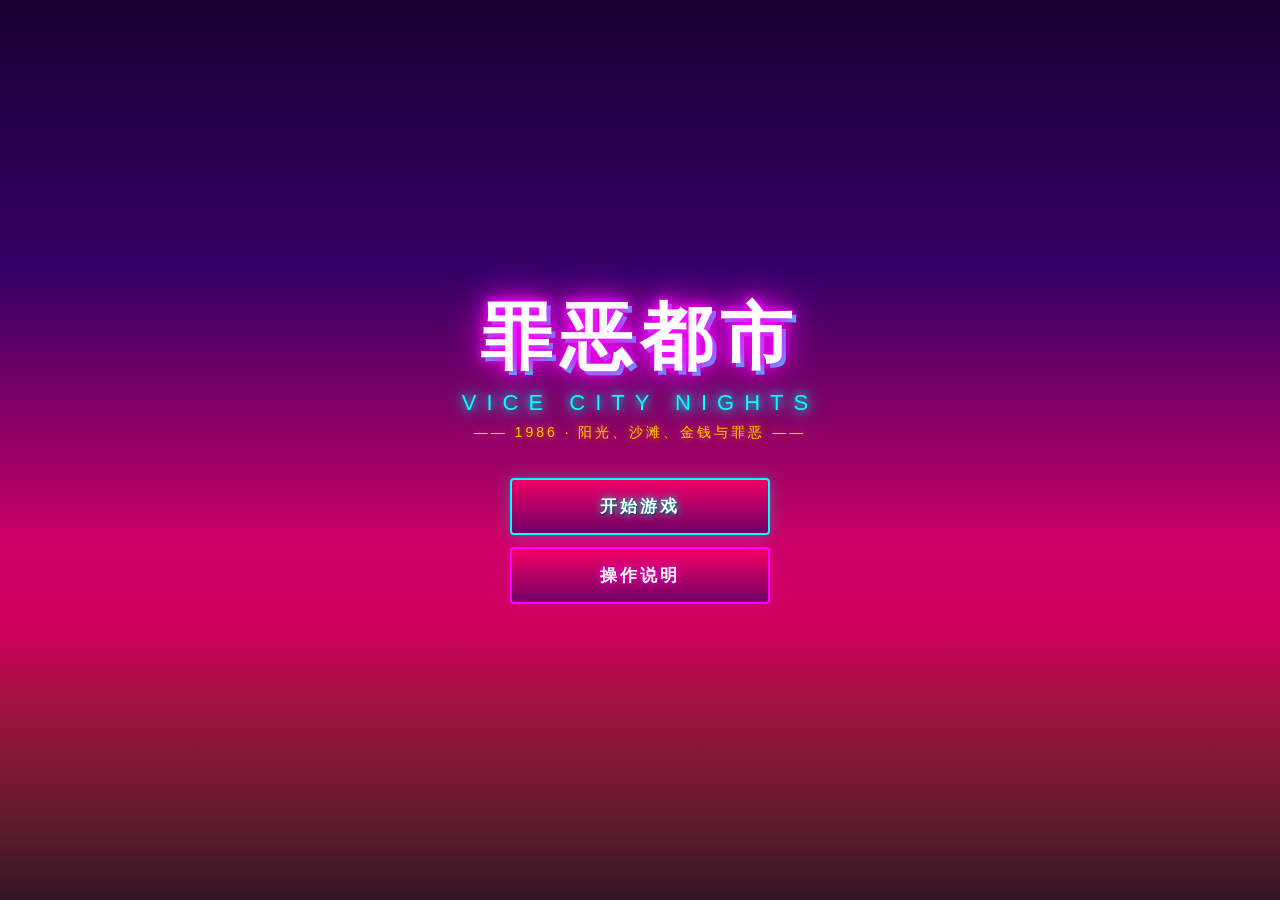
<file: youxi/罪恶都市.html>
<!DOCTYPE html>
<html lang="zh-CN">
<head>
<meta charset="UTF-8">
<meta name="viewport" content="width=device-width, initial-scale=1.0">
<title>罪恶都市 - Vice City Nights</title>
<style>
*{margin:0;padding:0;box-sizing:border-box;font-family:"Microsoft YaHei","PingFang SC",sans-serif;}
html,body{width:100%;height:100%;overflow:hidden;background:#0a0a12;touch-action:none;user-select:none;-webkit-user-select:none;-webkit-touch-callout:none;}

/* ===== 全屏横屏布局 ===== */
#game{position:fixed;inset:0;display:flex;align-items:center;justify-content:center;background:#000;}
/* 触屏设备：顺时针旋转90度撑满屏幕 */
@media (pointer:coarse){
  #game{
    position:fixed;top:0;left:0;
    width:100vh;height:100vw;
    transform:rotate(90deg);
    transform-origin:top left;
    inset:auto;
  }
}
#canvasWrap{position:relative;overflow:hidden;background:#111;box-shadow:0 0 40px rgba(255,0,102,0.1);}
#gameCanvas{display:block;background:#111;}
canvas{display:block;}

/* ===== 移动端虚拟按键（叠加在画面内，仅触屏显示） ===== */
#mobileControls{position:absolute;inset:0;pointer-events:none;z-index:80;display:none;}
@media (pointer:coarse){#mobileControls{display:block;}}

/* 虚拟摇杆（左下） */
.joystick{
  position:absolute;left:5%;bottom:8%;
  width:clamp(90px,18vw,130px);height:clamp(90px,18vw,130px);
  background:rgba(255,255,255,0.1);
  border:2px solid rgba(255,255,255,0.25);
  border-radius:50%;
  box-shadow:inset 0 2px 8px rgba(0,0,0,0.4);
  touch-action:none;pointer-events:auto;
  backdrop-filter:blur(2px);
}
.joystick-base-ring{
  position:absolute;inset:10%;border-radius:50%;
  border:1px dashed rgba(255,255,255,0.15);
  pointer-events:none;
}
.joystick-knob{
  position:absolute;left:50%;top:50%;
  width:45%;height:45%;
  background:radial-gradient(circle at 35% 30%,rgba(255,120,180,0.9),rgba(255,0,102,0.7));
  border-radius:50%;transform:translate(-50%,-50%);
  box-shadow:0 0 14px rgba(255,0,102,0.5),inset 0 2px 3px rgba(255,255,255,0.3);
  border:2px solid rgba(255,255,255,0.4);
  pointer-events:none;
}

/* 右侧功能按钮（右下，2x2） */
.actionBtns{
  position:absolute;right:5%;bottom:8%;
  display:grid;grid-template-columns:1fr 1fr;gap:clamp(8px,1.5vw,12px);
  pointer-events:none;
}
.abtn{
  width:clamp(48px,10vw,64px);height:clamp(48px,10vw,64px);
  border-radius:50%;border:none;cursor:pointer;touch-action:none;
  font-size:clamp(9px,1.6vw,12px);font-weight:bold;color:#fff;
  box-shadow:0 4px 0 rgba(0,0,0,0.4),inset 0 2px 3px rgba(255,255,255,0.3),0 0 10px rgba(0,0,0,0.3);
  font-family:"Courier New",monospace;letter-spacing:1px;
  pointer-events:auto;
}
.abtn:active{box-shadow:0 1px 0 rgba(0,0,0,0.4),inset 0 2px 6px rgba(0,0,0,0.5);transform:translateY(3px);}
.abtn-shoot{background:radial-gradient(circle at 35% 30%,#ff6677,#cc0033);}
.abtn-enter{background:radial-gradient(circle at 35% 30%,#66dd88,#009944);}
.abtn-weapon{background:radial-gradient(circle at 35% 30%,#6699ff,#0033aa);}
.abtn-brake{background:radial-gradient(circle at 35% 30%,#ffcc55,#cc8800);}

/* 标题界面 - 80年代霓虹风格 */
#titleScreen{position:absolute;top:0;left:0;width:100%;height:100%;background:linear-gradient(180deg,#1a0033 0%,#330066 30%,#ff0066 70%,#ff6600 100%);display:flex;flex-direction:column;align-items:center;justify-content:center;z-index:100;overflow:hidden;}
#titleScreen::before{content:'';position:absolute;bottom:0;left:0;width:100%;height:40%;background:linear-gradient(180deg,transparent,rgba(0,0,50,0.8));}
#titleScreen h1{font-size:clamp(32px,8vw,72px);color:#fff;text-shadow:0 0 10px #ff00ff,0 0 20px #ff00ff,0 0 40px #ff00ff,4px 4px 0 #00ffff;letter-spacing:8px;margin-bottom:4px;font-weight:900;position:relative;z-index:2;animation:neonPulse 2s infinite;}
@keyframes neonPulse{0%,100%{text-shadow:0 0 10px #ff00ff,0 0 20px #ff00ff,0 0 40px #ff00ff,4px 4px 0 #00ffff;}50%{text-shadow:0 0 20px #ff00ff,0 0 40px #ff00ff,0 0 60px #ff00ff,4px 4px 0 #00ffff;}}
#titleScreen .sub{font-size:clamp(14px,3vw,22px);color:#00ffff;text-shadow:0 0 10px #00ffff,0 0 20px #00ffff;margin-bottom:8px;letter-spacing:10px;position:relative;z-index:2;}
#titleScreen .tagline{font-size:clamp(10px,1.8vw,14px);color:#ffcc00;margin-bottom:30px;letter-spacing:3px;position:relative;z-index:2;text-shadow:0 0 8px #ff6600;}
.title-btn{width:260px;padding:15px;margin:6px;background:linear-gradient(180deg,rgba(255,0,102,0.8),rgba(102,0,102,0.9));border:2px solid #00ffff;border-radius:4px;color:#fff;font-size:17px;font-weight:bold;cursor:pointer;text-shadow:0 0 8px #00ffff,1px 1px 2px #000;letter-spacing:3px;transition:all 0.15s;position:relative;z-index:2;box-shadow:0 0 15px rgba(0,255,255,0.3);}
.title-btn:hover{background:linear-gradient(180deg,rgba(255,0,102,1),rgba(153,0,102,1));box-shadow:0 0 25px rgba(0,255,255,0.6),0 0 15px rgba(255,0,255,0.4);transform:scale(1.03);}
.title-btn:active{transform:scale(0.97);}
.title-btn.alt{border-color:#ff00ff;text-shadow:0 0 8px #ff00ff;box-shadow:0 0 15px rgba(255,0,255,0.3);}

/* HUD - 80年代风格 */
#hud{position:absolute;top:0;left:0;width:100%;height:100%;pointer-events:none;z-index:10;display:none;}
#statusPanel{position:absolute;top:clamp(8px,1.2vh,15px);left:clamp(8px,1.2vw,15px);}
.stat-bar{width:clamp(110px,16vw,180px);height:clamp(14px,2vh,22px);background:rgba(0,0,30,0.8);border:2px solid #00ffff;border-radius:3px;margin-bottom:5px;overflow:hidden;position:relative;box-shadow:0 0 8px rgba(0,255,255,0.3);}
.stat-fill{height:100%;transition:width 0.2s;}
.stat-label{position:absolute;top:1px;left:8px;color:#fff;font-size:clamp(9px,1.4vw,12px);font-weight:bold;text-shadow:0 0 4px #000,1px 1px 2px #000;z-index:2;}
#healthFill{background:linear-gradient(180deg,#ff0066,#cc0044);box-shadow:0 0 10px rgba(255,0,102,0.5);}
#armorFill{background:linear-gradient(180deg,#00ffff,#0099cc);box-shadow:0 0 10px rgba(0,255,255,0.5);}

#wantedPanel{position:absolute;top:clamp(8px,1.2vh,15px);right:clamp(110px,16vw,185px);text-align:right;}
#wantedStars{font-size:clamp(16px,2.6vw,26px);letter-spacing:2px;text-shadow:0 0 10px #ffcc00,2px 2px 4px #000;}
.star-on{color:#ffcc00;}
.star-off{color:#333;}

#missionPanel{position:absolute;top:clamp(34px,5vh,55px);right:clamp(8px,1.2vw,15px);width:clamp(140px,20vw,200px);background:rgba(0,0,30,0.8);border:1px solid #ff00ff;border-radius:4px;padding:8px;box-shadow:0 0 10px rgba(255,0,255,0.3);}
#missionTitle{color:#ff00ff;font-size:clamp(10px,1.5vw,13px);font-weight:bold;margin-bottom:4px;text-shadow:0 0 6px #ff00ff;}
#missionDesc{color:#ccc;font-size:clamp(8px,1.2vw,11px);line-height:1.4;}

#minimap{position:absolute;top:clamp(58px,8vh,90px);right:clamp(8px,1.2vw,15px);width:clamp(90px,13vw,160px);height:clamp(90px,13vw,160px);background:rgba(0,0,30,0.85);border:2px solid #ff00ff;border-radius:4px;box-shadow:0 0 12px rgba(255,0,255,0.4);}

#weaponPanel{position:absolute;bottom:clamp(8px,1.2vh,15px);right:clamp(8px,1.2vw,15px);text-align:right;}
#weaponName{color:#00ffff;font-size:clamp(11px,1.7vw,16px);font-weight:bold;text-shadow:0 0 8px #00ffff,2px 2px 4px #000;margin-bottom:2px;}
#ammoCount{color:#fff;font-size:clamp(18px,2.8vw,28px);font-weight:bold;text-shadow:0 0 8px #ff00ff,2px 2px 4px #000;}
#ammoCount span{color:#888;font-size:clamp(11px,1.8vw,18px);}

#moneyPanel{position:absolute;bottom:clamp(8px,1.2vh,15px);left:clamp(8px,1.2vw,15px);}
#moneyDisplay{color:#00ff66;font-size:clamp(16px,2.6vw,24px);font-weight:bold;text-shadow:0 0 10px #00ff66,2px 2px 4px #000;}

#damageFlash{position:absolute;top:0;left:0;width:100%;height:100%;background:radial-gradient(ellipse at center,transparent 30%,rgba(255,0,0,0.4) 100%);z-index:15;opacity:0;pointer-events:none;transition:opacity 0.1s;}
#gameMessage{position:absolute;top:25%;left:50%;transform:translateX(-50%);color:#ffcc00;font-size:clamp(18px,4vw,28px);font-weight:bold;text-shadow:0 0 15px #ff6600,3px 3px 6px #000;z-index:12;opacity:0;transition:opacity 0.3s;text-align:center;}

#missionNotice{position:absolute;top:35%;left:50%;transform:translateX(-50%);z-index:18;opacity:0;transition:opacity 0.5s;text-align:center;pointer-events:none;}
#missionNotice .mission-label{font-size:14px;color:#00ffff;letter-spacing:6px;margin-bottom:5px;text-shadow:0 0 8px #00ffff;}
#missionNotice .mission-name{font-size:clamp(24px,5vw,40px);color:#ff00ff;text-shadow:0 0 20px #ff00ff,3px 3px 0 #00ffff;font-weight:bold;}

#dialogBox{position:absolute;bottom:0;left:0;width:100%;background:linear-gradient(180deg,rgba(20,0,40,0.9),rgba(40,0,60,0.95));border-top:3px solid #ff00ff;padding:15px 20px;z-index:20;display:none;min-height:100px;box-shadow:0 -5px 20px rgba(255,0,255,0.3);}
#dialogSpeaker{color:#00ffff;font-size:16px;font-weight:bold;margin-bottom:6px;text-shadow:0 0 8px #00ffff;}
#dialogText{color:#fff;font-size:15px;line-height:1.6;}
#dialogHint{position:absolute;bottom:8px;right:20px;color:#ff00ff;font-size:12px;animation:blink 1s infinite;}
@keyframes blink{0%,50%{opacity:1;}51%,100%{opacity:0.3;}}

#endScreen{position:absolute;top:0;left:0;width:100%;height:100%;background:rgba(10,0,30,0.92);display:none;flex-direction:column;align-items:center;justify-content:center;z-index:90;}
#endScreen h2{font-size:clamp(28px,6vw,48px);color:#ff0066;margin-bottom:15px;text-shadow:0 0 20px #ff0066,3px 3px 0 #00ffff;}
#endStats{color:#fff;font-size:15px;line-height:2;margin-bottom:30px;text-align:center;}

#topBtns{position:absolute;top:10px;left:50%;transform:translateX(-50%);display:flex;gap:8px;z-index:50;}
.top-btn{width:36px;height:36px;background:rgba(0,0,30,0.7);border:1px solid #00ffff;border-radius:4px;color:#00ffff;font-size:15px;cursor:pointer;display:flex;align-items:center;justify-content:center;}

#hintText{position:absolute;bottom:80px;left:50%;transform:translateX(-50%);color:#fff;font-size:14px;background:rgba(0,0,30,0.8);padding:6px 16px;border-radius:4px;display:none;border:1px solid #00ffff;}
</style>
</head>
<body>
<div id="game">
  <div id="canvasWrap">
    <canvas id="gameCanvas"></canvas>
    <div id="damageFlash"></div>
    <div id="gameMessage"></div>
    <div id="missionNotice"><div class="mission-label">任务开始</div><div class="mission-name" id="missionNoticeName"></div></div>
    <div id="hud">
      <div id="statusPanel">
        <div class="stat-bar"><div class="stat-fill" id="healthFill" style="width:100%"></div><div class="stat-label">生命 100</div></div>
        <div class="stat-bar"><div class="stat-fill" id="armorFill" style="width:0%"></div><div class="stat-label">护甲 0</div></div>
      </div>
      <div id="wantedPanel"><div id="wantedStars">★★★★★</div></div>
      <div id="missionPanel"><div id="missionTitle"></div><div id="missionDesc"></div></div>
      <canvas id="minimap" width="160" height="160"></canvas>
      <div id="weaponPanel"><div id="weaponName">拳头</div><div id="ammoCount">∞</div></div>
      <div id="moneyPanel"><div id="moneyDisplay">$0</div></div>
      <div id="hintText"></div>
    </div>
    <div id="dialogBox">
      <div id="dialogSpeaker"></div>
      <div id="dialogText"></div>
      <div id="dialogHint"><span id="dialogHintText">按 E 继续</span> ▼</div>
    </div>
    <div id="topBtns">
      <button class="top-btn" id="bgmBtn" onclick="toggleBGM()">🎵</button>
      <button class="top-btn" onclick="toggleSound()">🔊</button>
    </div>

    <!-- 移动端虚拟按键（叠加在画面内） -->
    <div id="mobileControls">
      <div class="joystick" id="joystick">
        <div class="joystick-base-ring"></div>
        <div class="joystick-knob" id="joystickKnob"></div>
      </div>
      <div class="actionBtns">
        <button class="abtn abtn-weapon" id="btnWeapon">武器</button>
        <button class="abtn abtn-shoot" id="btnShoot">射击</button>
        <button class="abtn abtn-brake" id="btnBrake">手刹</button>
        <button class="abtn abtn-enter" id="btnEnter">上车</button>
      </div>
    </div>
  </div>

  <div id="titleScreen">
    <h1>罪恶都市</h1>
    <div class="sub">VICE CITY NIGHTS</div>
    <div class="tagline">—— 1986 · 阳光、沙滩、金钱与罪恶 ——</div>
    <button class="title-btn" onclick="startGame()">开始游戏</button>
    <button class="title-btn alt" onclick="showHelp()">操作说明</button>
  </div>

  <div id="endScreen">
    <h2 id="endTitle">你死了</h2>
    <div id="endStats"></div>
    <button class="title-btn" onclick="restartGame()">重新开始</button>
    <button class="title-btn alt" onclick="backToTitle()">返回标题</button>
  </div>
</div>

<script>
// ============================================================
// 基础设置
// ============================================================
const canvas=document.getElementById('gameCanvas');
const ctx=canvas.getContext('2d');
const minimapCanvas=document.getElementById('minimap');
const mmCtx=minimapCanvas.getContext('2d');
let W,H;
// 触屏检测（提前到 resize 之前）
const isTouch=('ontouchstart' in window)||navigator.maxTouchPoints>0;
function resize(){
  const ratio=16/9;
  let cw=window.innerWidth,ch=window.innerHeight;
  // 触屏设备旋转90度后，可用宽高互换
  if(isTouch){const t=cw;cw=ch;ch=t;}
  let w,h;
  if(cw/ch>ratio){h=ch;w=h*ratio;}
  else{w=cw;h=w/ratio;}
  w=Math.floor(w);h=Math.floor(h);
  const wrap=document.getElementById('canvasWrap');
  wrap.style.width=w+'px';wrap.style.height=h+'px';
  W=canvas.width=w;H=canvas.height=h;
  canvas.style.width=w+'px';canvas.style.height=h+'px';
}
resize();
window.addEventListener('resize',resize);
window.addEventListener('orientationchange',()=>setTimeout(resize,100));

// ============================================================
// 顶级音效系统（罪恶都市版）
// ============================================================
let audioCtx=null,soundOn=true,bgmOn=true;
let masterGain=null;
function initAudio(){
  if(!audioCtx){
    audioCtx=new(window.AudioContext||window.webkitAudioContext)();
    masterGain=audioCtx.createGain();
    masterGain.gain.value=0.7;
    masterGain.connect(audioCtx.destination);
  }
  if(audioCtx.state==='suspended')audioCtx.resume();
}
function toggleSound(){soundOn=!soundOn;document.querySelector('#topBtns .top-btn:nth-child(2)').textContent=soundOn?'🔊':'🔇';if(masterGain)masterGain.gain.value=soundOn?0.7:0;}

// 基础音效生成器（带混响）
function createReverb(){
  if(!audioCtx)return null;
  const convolver=audioCtx.createConvolver();
  const rate=audioCtx.sampleRate;
  const length=rate*2;
  const impulse=audioCtx.createBuffer(2,length,rate);
  for(let ch=0;ch<2;ch++){
    const data=impulse.getChannelData(ch);
    for(let i=0;i<length;i++){
      data[i]=(Math.random()*2-1)*Math.pow(1-i/length,2.5);
    }
  }
  convolver.buffer=impulse;
  return convolver;
}
let reverbNode=null;
function getReverb(){if(!reverbNode&&audioCtx)reverbNode=createReverb();return reverbNode;}

function playTone(freq,dur,type,vol,slideTo,delay){
  if(!soundOn||!audioCtx)return;
  const t=audioCtx.currentTime+(delay||0);
  const o=audioCtx.createOscillator(),g=audioCtx.createGain();
  o.type=type||'square';
  o.frequency.setValueAtTime(freq,t);
  if(slideTo)o.frequency.exponentialRampToValueAtTime(Math.max(1,slideTo),t+dur);
  g.gain.setValueAtTime(vol||0.2,t);
  g.gain.exponentialRampToValueAtTime(0.001,t+dur);
  o.connect(g);
  // 干声
  g.connect(masterGain);
  // 混响
  const rev=getReverb();
  if(rev){const rg=audioCtx.createGain();rg.gain.value=0.15;g.connect(rg);rg.connect(rev);rev.connect(masterGain);}
  o.start(t);o.stop(t+dur);
}
function playNoise(dur,vol,freq,type,delay){
  if(!soundOn||!audioCtx)return;
  const t=audioCtx.currentTime+(delay||0);
  const sz=Math.floor(audioCtx.sampleRate*dur);
  const buf=audioCtx.createBuffer(1,sz,audioCtx.sampleRate);
  const dt=buf.getChannelData(0);
  for(let i=0;i<sz;i++)dt[i]=Math.random()*2-1;
  const n=audioCtx.createBufferSource();n.buffer=buf;
  const f=audioCtx.createBiquadFilter();
  f.type=type||'lowpass';f.frequency.value=freq||1000;
  const g=audioCtx.createGain();
  g.gain.setValueAtTime(vol||0.2,t);
  g.gain.exponentialRampToValueAtTime(0.001,t+dur);
  n.connect(f);f.connect(g);g.connect(masterGain);
  const rev=getReverb();
  if(rev){const rg=audioCtx.createGain();rg.gain.value=0.1;g.connect(rg);rg.connect(rev);rev.connect(masterGain);}
  n.start(t);n.stop(t+dur);
}

// 武器音效（更真实）
const WeaponSFX={
  pistol:()=>{
    // 手枪：初始冲击+高频衰减+弹壳
    playTone(180,0.08,'square',0.25,40);
    playNoise(0.06,0.15,5000,'highpass');
    playTone(800,0.03,'sine',0.08,200,0.02);
  },
  shotgun:()=>{
    // 霰弹枪：低频轰鸣+大范围噪声
    playTone(120,0.2,'sawtooth',0.3,30);
    playNoise(0.2,0.25,2000);
    playTone(60,0.15,'sine',0.15,20);
  },
  smg:()=>{
    // 冲锋枪：短促高频
    playTone(250,0.05,'square',0.18,80);
    playNoise(0.04,0.1,6000,'highpass');
  },
  rocket:()=>{
    // 火箭发射：呼啸声
    playTone(300,0.4,'sawtooth',0.15,800);
    playNoise(0.4,0.12,1500,'bandpass');
  },
  explosion:()=>{
    // 爆炸：低频冲击+中频爆裂+高频碎裂+延迟回声
    playTone(50,0.6,'sine',0.35,15);
    playTone(80,0.4,'sawtooth',0.25,20);
    playNoise(0.5,0.3,800);
    playNoise(0.3,0.15,4000,'highpass',0.05);
    // 回声
    playTone(40,0.5,'sine',0.1,12,0.15);
    playNoise(0.4,0.08,600,'lowpass',0.15);
  },
  punch:()=>{
    playNoise(0.08,0.12,300);
    playTone(150,0.05,'square',0.1,80);
  }
};

// 车辆音效（更真实的多层引擎）
let engineOsc1=null,engineOsc2=null,engineGain1=null,engineGain2=null,engineNoise=null,engineNoiseGain=null;
function startEngine(){
  if(!audioCtx||engineOsc1)return;
  // 低频轰鸣
  engineOsc1=audioCtx.createOscillator();
  engineGain1=audioCtx.createGain();
  engineOsc1.type='sawtooth';
  engineOsc1.frequency.value=50;
  engineGain1.gain.value=0.05;
  engineOsc1.connect(engineGain1);engineGain1.connect(masterGain);
  engineOsc1.start();
  // 中频
  engineOsc2=audioCtx.createOscillator();
  engineGain2=audioCtx.createGain();
  engineOsc2.type='square';
  engineOsc2.frequency.value=100;
  engineGain2.gain.value=0.02;
  engineOsc2.connect(engineGain2);engineGain2.connect(masterGain);
  engineOsc2.start();
  // 高频气流噪声
  const sz=audioCtx.sampleRate*2;
  const buf=audioCtx.createBuffer(1,sz,audioCtx.sampleRate);
  const dt=buf.getChannelData(0);
  for(let i=0;i<sz;i++)dt[i]=Math.random()*2-1;
  engineNoise=audioCtx.createBufferSource();
  engineNoise.buffer=buf;engineNoise.loop=true;
  const nf=audioCtx.createBiquadFilter();
  nf.type='highpass';nf.frequency.value=2000;
  engineNoiseGain=audioCtx.createGain();
  engineNoiseGain.gain.value=0.01;
  engineNoise.connect(nf);nf.connect(engineNoiseGain);engineNoiseGain.connect(masterGain);
  engineNoise.start();
}
function updateEngine(speed){
  if(!engineOsc1||!soundOn)return;
  const rpm=50+Math.abs(speed)*10;
  engineOsc1.frequency.setTargetAtTime(rpm,audioCtx.currentTime,0.08);
  engineOsc2.frequency.setTargetAtTime(rpm*2,audioCtx.currentTime,0.08);
  engineGain1.gain.setTargetAtTime(0.03+Math.abs(speed)*0.008,audioCtx.currentTime,0.1);
  engineGain2.gain.setTargetAtTime(0.01+Math.abs(speed)*0.005,audioCtx.currentTime,0.1);
  engineNoiseGain.gain.setTargetAtTime(0.005+Math.abs(speed)*0.003,audioCtx.currentTime,0.1);
}
function stopEngine(){
  if(engineOsc1){try{engineOsc1.stop();}catch(e){}engineOsc1=null;}
  if(engineOsc2){try{engineOsc2.stop();}catch(e){}engineOsc2=null;}
  if(engineNoise){try{engineNoise.stop();}catch(e){}engineNoise=null;}
  engineGain1=engineGain2=engineNoiseGain=null;
}
const CarSFX={
  brake:()=>{playNoise(0.3,0.06,3000,'highpass');},
  crash:()=>{
    playNoise(0.2,0.18,400);
    playTone(100,0.15,'square',0.15,40);
    playTone(60,0.2,'sine',0.1,30,0.05);
  },
  door:()=>{playNoise(0.1,0.08,500);playTone(200,0.08,'square',0.08,150);},
  horn:()=>{playTone(350,0.2,'square',0.1);setTimeout(()=>playTone(350,0.2,'square',0.1),250);}
};

// 通用音效
const GameSFX={
  pickup:()=>{playTone(660,0.08,'square',0.1);setTimeout(()=>playTone(880,0.1,'square',0.1),60);setTimeout(()=>playTone(1100,0.15,'square',0.1),120);},
  hurt:()=>{playTone(300,0.15,'square',0.15,100);playNoise(0.1,0.1,300);},
  wantedUp:()=>{[440,550,660,880].forEach((f,i)=>setTimeout(()=>playTone(f,0.12,'square',0.1),i*80));},
  mission:()=>{[523,659,784,1047].forEach((f,i)=>setTimeout(()=>playTone(f,0.2,'triangle',0.1),i*120));},
  death:()=>{[440,392,349,294,220,165].forEach((f,i)=>setTimeout(()=>playTone(f,0.35,'sawtooth',0.1),i*150));}
};

// BGM - 80年代合成器风格
let bgmTimer=null,bgmStep=0;
const BGM={
  tempo:118,
  bass:[55,55,49,49,41,41,49,49],
  lead:[220,261.63,293.66,329.63,293.66,261.63,220,196],
  pad:[110,130.81,146.83,164.81],
  arp:[440,523.25,659.25,523.25,440,523.25,659.25,783.99]
};
function startBGM(){
  if(!bgmOn||!audioCtx||bgmTimer)return;
  bgmStep=0;
  const beat=60/BGM.tempo*1000;
  bgmTimer=setInterval(()=>{
    if(!bgmOn||!audioCtx)return;
    const s=bgmStep%16;
    // 低音（每拍）
    if(s%2===0)playTone(BGM.bass[Math.floor(s/2)%8],beat*0.001*1.5,'sawtooth',0.04);
    // 主旋律（偶数小节）
    if(s%4===0)playTone(BGM.lead[Math.floor(s/4)%8],beat*0.001*1.8,'triangle',0.035);
    // 合成器琶音（80年代风格）
    playTone(BGM.arp[s%8],beat*0.001*0.4,'square',0.015);
    // 和声垫
    if(s%8===0)playTone(BGM.pad[Math.floor(s/8)%4],beat*0.001*3,'sine',0.02);
    // 鼓点
    if(s%4===0)playNoise(0.06,0.05,200);
    if(s===6||s===14)playNoise(0.08,0.04,8000,'highpass');
    bgmStep++;
  },beat);
}
function stopBGM(){if(bgmTimer){clearInterval(bgmTimer);bgmTimer=null;}}
function toggleBGM(){
  bgmOn=!bgmOn;
  document.getElementById('bgmBtn').textContent=bgmOn?'🎵':'🔇';
  if(bgmOn&&gameRunning)startBGM();else stopBGM();
}

// ============================================================
// 地图系统（罪恶都市 - 带海滩）
// ============================================================
const TILE=64;
const MAP_W=80,MAP_H=80;
const TILE_TYPES={ROAD:0,SIDEWALK:1,BUILDING:2,GRASS:3,WATER:4,PARKING:5,CROSSWALK:6,BEACH:7,SAND:8};
let gameMap=[];
let buildings=[];
let palmTrees=[]; // 棕榈树
let neonSigns=[]; // 霓虹招牌

function generateCity(){
  gameMap=[];
  buildings=[];
  palmTrees=[];
  neonSigns=[];
  // 初始化
  for(let y=0;y<MAP_H;y++){
    gameMap[y]=[];
    for(let x=0;x<MAP_W;x++){
      // 南边10行是海滩
      if(y>=MAP_H-10){
        gameMap[y][x]=y>=MAP_H-4?TILE_TYPES.WATER:TILE_TYPES.BEACH;
      }else{
        gameMap[y][x]=TILE_TYPES.GRASS;
      }
    }
  }
  // 道路网格（城市区域：y < MAP_H-12）
  const cityBottom=MAP_H-12;
  for(let y=0;y<cityBottom;y++){
    for(let x=0;x<MAP_W;x++){
      if(y%8===0||y%8===1||x%8===0||x%8===1){
        gameMap[y][x]=TILE_TYPES.ROAD;
      }
    }
  }
  // 人行道
  for(let y=0;y<cityBottom;y++){
    for(let x=0;x<MAP_W;x++){
      if(gameMap[y][x]===TILE_TYPES.GRASS){
        let nearRoad=false;
        for(let dy=-1;dy<=1;dy++)for(let dx=-1;dx<=1;dx++){
          const ny=y+dy,nx=x+dx;
          if(ny>=0&&ny<MAP_H&&nx>=0&&nx<MAP_W&&gameMap[ny][nx]===TILE_TYPES.ROAD)nearRoad=true;
        }
        if(nearRoad)gameMap[y][x]=TILE_TYPES.SIDEWALK;
      }
    }
  }
  // 斑马线
  for(let y=0;y<cityBottom;y++){
    for(let x=0;x<MAP_W;x++){
      if(gameMap[y][x]===TILE_TYPES.ROAD&&y%8===0&&x%8===0){
        gameMap[y][x]=TILE_TYPES.CROSSWALK;
      }
    }
  }
  // 沙滩过渡带（沙子）
  for(let y=cityBottom;y<MAP_H-4;y++){
    for(let x=0;x<MAP_W;x++){
      if(gameMap[y][x]===TILE_TYPES.GRASS)gameMap[y][x]=TILE_TYPES.SAND;
    }
  }
  // 生成建筑
  let buildingId=0;
  for(let by=0;by<cityBottom-2;by+=8){
    for(let bx=0;bx<MAP_W;bx+=8){
      const blockX=bx+2,blockY=by+2;
      const blockW=4,blockH=4;
      if(blockY+blockH>=cityBottom)continue;
      const r=Math.random();
      if(r<0.12){
        // 公园（带棕榈树）
        for(let y=blockY;y<blockY+blockH;y++){
          for(let x=blockX;x<blockX+blockW;x++){
            if(y<MAP_H&&x<MAP_W)gameMap[y][x]=TILE_TYPES.GRASS;
          }
        }
        // 棕榈树
        for(let i=0;i<3;i++){
          palmTrees.push({
            x:(blockX+Math.random()*blockW)*TILE,
            y:(blockY+Math.random()*blockH)*TILE
          });
        }
      }else if(r<0.22){
        // 停车场
        for(let y=blockY;y<blockY+blockH;y++){
          for(let x=blockX;x<blockX+blockW;x++){
            if(y<MAP_H&&x<MAP_W)gameMap[y][x]=TILE_TYPES.PARKING;
          }
        }
      }else{
        // 建筑
        const numBuildings=Math.random()<0.5?1:(Math.random()<0.7?2:4);
        if(numBuildings===1){
          addBuilding(blockX,blockY,blockW,blockH,buildingId++);
        }else if(numBuildings===2){
          if(Math.random()<0.5){
            addBuilding(blockX,blockY,blockW,2,buildingId++);
            addBuilding(blockX,blockY+2,blockW,2,buildingId++);
          }else{
            addBuilding(blockX,blockY,2,blockH,buildingId++);
            addBuilding(blockX+2,blockY,2,blockH,buildingId++);
          }
        }else{
          addBuilding(blockX,blockY,2,2,buildingId++);
          addBuilding(blockX+2,blockY,2,2,buildingId++);
          addBuilding(blockX,blockY+2,2,2,buildingId++);
          addBuilding(blockX+2,blockY+2,2,2,buildingId++);
        }
      }
    }
  }
  // 海滩边的棕榈树
  for(let i=0;i<20;i++){
    palmTrees.push({
      x:Math.random()*MAP_W*TILE,
      y:(cityBottom+1+Math.random()*3)*TILE
    });
  }
  // 霓虹招牌（随机在建筑上）
  for(let i=0;i<15;i++){
    const b=buildings[Math.floor(Math.random()*buildings.length)];
    if(b){
      neonSigns.push({
        x:(b.x+Math.random()*b.w)*TILE,
        y:b.y*TILE,
        color:['#ff00ff','#00ffff','#ff0066','#ffff00','#ff6600'][Math.floor(Math.random()*5)],
        text:['BAR','CLUB','HOTEL','CASINO','MOTEL','CAFE','DISCO'][Math.floor(Math.random()*7)]
      });
    }
  }
}

function addBuilding(x,y,w,h,id){
  // 罪恶都市建筑高度（更高，更有迈阿密风格）
  const height=5+Math.floor(Math.random()*20);
  // 迈阿密风格配色
  const colors=[
    ['#ff69b4','#cc3388','#ff99cc'], // 粉红
    ['#00ced1','#0099aa','#66ffff'], // 青色
    ['#ff8c00','#cc6600','#ffaa44'], // 橙色
    ['#ffffff','#cccccc','#eeeeee'], // 白色
    ['#9370db','#6644aa','#bb99ff'], // 紫色
    ['#ff6347','#cc3322','#ff9988'], // 番茄红
    ['#20b2aa','#118880','#66d0cc'], // 浅绿
    ['#ffd700','#ccaa00','#ffee66']  // 金色
  ];
  const colorSet=colors[Math.floor(Math.random()*colors.length)];
  const building={
    id,x,y,w,h,height,
    color:colorSet[0],darkColor:colorSet[1],lightColor:colorSet[2],
    windows:true,
    neon:Math.random()>0.5
  };
  buildings.push(building);
  for(let by=y;by<y+h;by++){
    for(let bx=x;bx<x+w;bx++){
      if(by<MAP_H&&bx<MAP_W)gameMap[by][bx]=TILE_TYPES.BUILDING;
    }
  }
}

function isSolid(px,py){
  const tx=Math.floor(px/TILE),ty=Math.floor(py/TILE);
  if(tx<0||tx>=MAP_W||ty<0||ty>=MAP_H)return true;
  return gameMap[ty][tx]===TILE_TYPES.BUILDING||gameMap[ty][tx]===TILE_TYPES.WATER;
}
function isRoad(px,py){
  const tx=Math.floor(px/TILE),ty=Math.floor(py/TILE);
  if(tx<0||tx>=MAP_W||ty<0||ty>=MAP_H)return false;
  const t=gameMap[ty][tx];
  return t===TILE_TYPES.ROAD||t===TILE_TYPES.CROSSWALK||t===TILE_TYPES.PARKING||t===TILE_TYPES.BEACH||t===TILE_TYPES.SAND;
}

// ============================================================
// 渲染系统（罪恶都市风格）
// ============================================================
let camera={x:0,y:0};
function updateCamera(){
  const targetX=player.inCar?player.car.x:player.x;
  const targetY=player.inCar?player.car.y:player.y;
  camera.x+=(targetX-W/2-camera.x)*0.1;
  camera.y+=(targetY-H/2-camera.y)*0.1;
}

function render(){
  // 天空渐变（罪恶都市黄昏风格）
  const skyGrad=ctx.createLinearGradient(0,0,0,H);
  skyGrad.addColorStop(0,'#1a0033');
  skyGrad.addColorStop(0.3,'#330066');
  skyGrad.addColorStop(0.6,'#660066');
  skyGrad.addColorStop(0.8,'#ff0066');
  skyGrad.addColorStop(1,'#ff6600');
  ctx.fillStyle=skyGrad;
  ctx.fillRect(0,0,W,H);

  const startX=Math.max(0,Math.floor(camera.x/TILE)-1);
  const endX=Math.min(MAP_W,Math.ceil((camera.x+W)/TILE)+1);
  const startY=Math.max(0,Math.floor(camera.y/TILE)-1);
  const endY=Math.min(MAP_H,Math.ceil((camera.y+H)/TILE)+1);

  // 地面
  for(let y=startY;y<endY;y++){
    for(let x=startX;x<endX;x++){
      const sx=x*TILE-camera.x;
      const sy=y*TILE-camera.y;
      drawTile(x,y,sx,sy);
    }
  }

  // 收集渲染对象
  const renderables=[];
  cars.forEach(c=>{if(c.active)renderables.push({y:c.y,type:'car',obj:c});});
  pedestrians.forEach(p=>{if(p.alive)renderables.push({y:p.y,type:'ped',obj:p});});
  cops.forEach(c=>{if(c.alive)renderables.push({y:c.y,type:'cop',obj:c});});
  if(!player.inCar)renderables.push({y:player.y,type:'player',obj:player});
  bullets.forEach(b=>renderables.push({y:b.y,type:'bullet',obj:b}));
  particles.forEach(p=>renderables.push({y:p.y,type:'particle',obj:p}));
  // 棕榈树
  palmTrees.forEach(t=>{
    if(t.x>camera.x-100&&t.x<camera.x+W+100&&t.y>camera.y-100&&t.y<camera.y+H+100){
      renderables.push({y:t.y,type:'palm',obj:t});
    }
  });
  renderables.sort((a,b)=>a.y-b.y);
  renderables.forEach(r=>{
    if(r.type==='car')drawCar(r.obj);
    else if(r.type==='ped')drawPedestrian(r.obj);
    else if(r.type==='cop')drawCop(r.obj);
    else if(r.type==='player')drawPlayer();
    else if(r.type==='bullet')drawBullet(r.obj);
    else if(r.type==='particle')drawParticle(r.obj);
    else if(r.type==='palm')drawPalmTree(r.obj);
  });

  // 建筑
  buildings.forEach(b=>{
    if(b.x*TILE+b.w*TILE<camera.x||b.x*TILE>camera.x+W||
       b.y*TILE+b.h*TILE<camera.y||b.y*TILE>camera.y+H)return;
    drawBuilding(b);
  });

  // 霓虹招牌（在建筑前）
  neonSigns.forEach(n=>{
    if(n.x>camera.x-50&&n.x<camera.x+W+50&&n.y>camera.y-50&&n.y<camera.y+H+50){
      drawNeonSign(n);
    }
  });

  // 车灯
  if(player.inCar&&player.car){
    drawCarLights(player.car);
  }
}

function drawTile(x,y,sx,sy){
  const t=gameMap[y][x];
  if(t===TILE_TYPES.ROAD){
    ctx.fillStyle='#2a2a30';
    ctx.fillRect(sx,sy,TILE,TILE);
    ctx.fillStyle='rgba(0,0,0,0.15)';
    for(let i=0;i<3;i++){
      ctx.fillRect(sx+((x*7+i*13)%TILE),sy+((y*11+i*17)%TILE),3,3);
    }
    if(x%8===0&&y%8!==0&&y%8!==1){
      ctx.fillStyle='#ffcc00';
      ctx.fillRect(sx+TILE/2-2,sy,4,TILE);
    }
    if(y%8===0&&x%8!==0&&x%8!==1){
      ctx.fillStyle='#ffcc00';
      ctx.fillRect(sx,sy+TILE/2-2,TILE,4);
    }
  }else if(t===TILE_TYPES.CROSSWALK){
    ctx.fillStyle='#2a2a30';
    ctx.fillRect(sx,sy,TILE,TILE);
    ctx.fillStyle='#ddd';
    for(let i=0;i<5;i++){
      ctx.fillRect(sx+4+i*12,sy+8,8,TILE-16);
    }
  }else if(t===TILE_TYPES.SIDEWALK){
    ctx.fillStyle='#c8b8a8';
    ctx.fillRect(sx,sy,TILE,TILE);
    ctx.strokeStyle='rgba(0,0,0,0.15)';
    ctx.lineWidth=1;
    ctx.strokeRect(sx+1,sy+1,TILE-2,TILE-2);
  }else if(t===TILE_TYPES.GRASS){
    ctx.fillStyle='#3a7a3a';
    ctx.fillRect(sx,sy,TILE,TILE);
    ctx.fillStyle='rgba(0,40,0,0.2)';
    for(let i=0;i<5;i++){
      ctx.fillRect(sx+((x*13+i*7)%TILE),sy+((y*17+i*11)%TILE),2,4);
    }
  }else if(t===TILE_TYPES.BEACH||t===TILE_TYPES.SAND){
    // 沙滩
    ctx.fillStyle='#e8d8a8';
    ctx.fillRect(sx,sy,TILE,TILE);
    ctx.fillStyle='rgba(180,150,100,0.3)';
    for(let i=0;i<4;i++){
      ctx.fillRect(sx+((x*11+i*13)%TILE),sy+((y*7+i*17)%TILE),4,2);
    }
  }else if(t===TILE_TYPES.WATER){
    // 海水（动态波纹）
    const wave=Math.sin(Date.now()*0.002+x*0.5+y*0.3)*10;
    ctx.fillStyle=`rgb(${30+wave},${80+wave},${140+wave})`;
    ctx.fillRect(sx,sy,TILE,TILE);
    // 波纹
    ctx.strokeStyle='rgba(255,255,255,0.2)';
    ctx.lineWidth=1;
    ctx.beginPath();
    ctx.moveTo(sx,sy+TILE/2+Math.sin(Date.now()*0.003+x)*5);
    ctx.quadraticCurveTo(sx+TILE/2,sy+TILE/2+Math.sin(Date.now()*0.003+x+1)*8,sx+TILE,sy+TILE/2+Math.sin(Date.now()*0.003+x+2)*5);
    ctx.stroke();
  }else if(t===TILE_TYPES.PARKING){
    ctx.fillStyle='#4a4a50';
    ctx.fillRect(sx,sy,TILE,TILE);
    ctx.strokeStyle='#fff';
    ctx.lineWidth=2;
    if(x%2===0){
      ctx.beginPath();
      ctx.moveTo(sx,sy);ctx.lineTo(sx,sy+TILE);
      ctx.stroke();
    }
  }else if(t===TILE_TYPES.BUILDING){
    ctx.fillStyle='#555';
    ctx.fillRect(sx,sy,TILE,TILE);
  }
}

function drawBuilding(b){
  const sx=b.x*TILE-camera.x;
  const sy=b.y*TILE-camera.y;
  const bw=b.w*TILE;
  const bh=b.h*TILE;
  const height=b.height*5;

  // 阴影
  ctx.fillStyle='rgba(0,0,0,0.35)';
  ctx.fillRect(sx+height*0.3,sy+height*0.3,bw,bh);

  // 右侧面
  ctx.fillStyle=b.darkColor;
  ctx.beginPath();
  ctx.moveTo(sx+bw,sy);
  ctx.lineTo(sx+bw+height*0.4,sy-height*0.4);
  ctx.lineTo(sx+bw+height*0.4,sy+bh-height*0.4);
  ctx.lineTo(sx+bw,sy+bh);
  ctx.closePath();
  ctx.fill();

  // 顶面
  ctx.fillStyle=b.lightColor;
  ctx.beginPath();
  ctx.moveTo(sx,sy);
  ctx.lineTo(sx+height*0.4,sy-height*0.4);
  ctx.lineTo(sx+bw+height*0.4,sy-height*0.4);
  ctx.lineTo(sx+bw,sy);
  ctx.closePath();
  ctx.fill();

  // 正面
  ctx.fillStyle=b.color;
  ctx.fillRect(sx,sy,bw,bh);

  // 窗户（罪恶都市风格 - 更多更亮）
  if(b.windows){
    const winW=10,winH=12;
    const padX=6,padY=6;
    const cols=Math.floor((bw-padX*2)/(winW+padX));
    const rows=Math.floor((bh-padY*2)/(winH+padY));
    for(let r=0;r<rows;r++){
      for(let c=0;c<cols;c++){
        const wx=sx+padX+c*(winW+padX);
        const wy=sy+padY+r*(winH+padY);
        const lit=Math.random()>0.5;
        if(lit){
          // 亮灯（罪恶都市霓虹感）
          const colors=['#ffffaa','#ffaaaa','#aaffff','#ffaaff','#aaffaa'];
          ctx.fillStyle=colors[Math.floor(Math.random()*colors.length)];
          ctx.fillRect(wx,wy,winW,winH);
          ctx.fillStyle='rgba(255,255,255,0.4)';
          ctx.fillRect(wx,wy,winW,3);
        }else{
          ctx.fillStyle='#1a1a2a';
          ctx.fillRect(wx,wy,winW,winH);
          ctx.fillStyle='rgba(100,150,200,0.15)';
          ctx.fillRect(wx,wy,winW,3);
        }
      }
    }
  }

  // 建筑边缘
  ctx.strokeStyle='rgba(0,0,0,0.3)';
  ctx.lineWidth=1;
  ctx.strokeRect(sx,sy,bw,bh);
}

function drawPalmTree(t){
  const sx=t.x-camera.x;
  const sy=t.y-camera.y;
  // 阴影
  ctx.fillStyle='rgba(0,0,0,0.3)';
  ctx.beginPath();ctx.ellipse(sx+3,sy+3,15,8,0,0,Math.PI*2);ctx.fill();
  // 树干
  ctx.fillStyle='#8b6914';
  ctx.fillRect(sx-4,sy-40,8,45);
  ctx.fillStyle='#6b4914';
  ctx.fillRect(sx-4,sy-40,3,45);
  // 树干纹理
  ctx.strokeStyle='#5a3a10';
  ctx.lineWidth=1;
  for(let i=0;i<5;i++){
    ctx.beginPath();
    ctx.moveTo(sx-4,sy-35+i*8);
    ctx.lineTo(sx+4,sy-33+i*8);
    ctx.stroke();
  }
  // 棕榈叶（放射状）
  const leafColors=['#228b22','#2ea82e','#3cb03c','#1e7b1e'];
  for(let i=0;i<8;i++){
    const angle=(i/8)*Math.PI*2+Math.sin(Date.now()*0.001+i)*0.1;
    const len=25+Math.random()*5;
    ctx.save();
    ctx.translate(sx,sy-40);
    ctx.rotate(angle);
    ctx.fillStyle=leafColors[i%leafColors.length];
    ctx.beginPath();
    ctx.moveTo(0,0);
    ctx.quadraticCurveTo(len*0.5,-8,len,0);
    ctx.quadraticCurveTo(len*0.5,8,0,0);
    ctx.fill();
    ctx.restore();
  }
  // 椰子
  ctx.fillStyle='#4a3020';
  ctx.beginPath();ctx.arc(sx-5,sy-38,3,0,Math.PI*2);ctx.fill();
  ctx.beginPath();ctx.arc(sx+5,sy-38,3,0,Math.PI*2);ctx.fill();
  ctx.beginPath();ctx.arc(sx,sy-42,3,0,Math.PI*2);ctx.fill();
}

function drawNeonSign(n){
  const sx=n.x-camera.x;
  const sy=n.y-camera.y;
  const pulse=0.7+Math.sin(Date.now()*0.005)*0.3;
  // 光晕
  ctx.fillStyle=n.color;
  ctx.globalAlpha=pulse*0.3;
  ctx.fillRect(sx-20,sy-15,40,20);
  ctx.globalAlpha=1;
  // 招牌底板
  ctx.fillStyle='#111';
  ctx.fillRect(sx-18,sy-13,36,16);
  // 霓虹文字
  ctx.fillStyle=n.color;
  ctx.globalAlpha=pulse;
  ctx.font='bold 10px monospace';
  ctx.textAlign='center';
  ctx.fillText(n.text,sx,sy);
  ctx.globalAlpha=1;
  ctx.textAlign='left';
}

// ============================================================
// 玩家
// ============================================================
let player={x:0,y:0,angle:0,speed:0,health:100,armor:0,money:0,weapon:'fist',ammo:{fist:Infinity,pistol:0,shotgun:0,smg:0,rocket:0},weapons:['fist'],wanted:0,inCar:false,car:null,fireCooldown:0,alive:true};

const WEAPONS={
  fist:{name:'拳头',damage:10,cooldown:20,range:40,melee:true},
  pistol:{name:'手枪',damage:25,cooldown:15,range:400,speed:12,spread:0.05},
  shotgun:{name:'霰弹枪',damage:15,cooldown:40,range:250,speed:10,spread:0.2,pellets:6},
  smg:{name:'冲锋枪',damage:12,cooldown:6,range:350,speed:14,spread:0.1},
  rocket:{name:'火箭筒',damage:100,cooldown:60,range:500,speed:8,spread:0,explosive:true,radius:100}
};

function drawPlayer(){
  const sx=player.x-camera.x;
  const sy=player.y-camera.y;
  ctx.save();
  ctx.translate(sx,sy);
  ctx.rotate(player.angle);
  // 阴影
  ctx.fillStyle='rgba(0,0,0,0.3)';
  ctx.beginPath();ctx.ellipse(2,3,12,10,0,0,Math.PI*2);ctx.fill();
  // 身体（80年代花衬衫）
  ctx.fillStyle='#ff6600';
  ctx.beginPath();ctx.ellipse(0,0,10,12,0,0,Math.PI*2);ctx.fill();
  // 衬衫花纹
  ctx.fillStyle='#ffff00';
  ctx.fillRect(-6,-4,3,3);ctx.fillRect(2,-2,3,3);ctx.fillRect(-3,4,3,3);
  // 头
  ctx.fillStyle='#e8c8a0';
  ctx.beginPath();ctx.arc(0,-2,7,0,Math.PI*2);ctx.fill();
  // 头发（80年代风格）
  ctx.fillStyle='#4a3020';
  ctx.beginPath();ctx.arc(0,-4,7,Math.PI,0);ctx.fill();
  ctx.fillRect(-6,-4,3,6);
  // 武器
  if(player.weapon!=='fist'){
    ctx.fillStyle='#222';
    if(player.weapon==='pistol')ctx.fillRect(8,-2,14,4);
    else if(player.weapon==='shotgun')ctx.fillRect(8,-3,22,6);
    else if(player.weapon==='smg'){ctx.fillRect(8,-3,18,6);ctx.fillStyle='#333';ctx.fillRect(12,3,5,8);}
    else if(player.weapon==='rocket'){ctx.fillStyle='#4a4a2a';ctx.fillRect(8,-4,24,8);ctx.fillStyle='#6a6a3a';ctx.fillRect(8,-4,24,2);}
  }
  ctx.restore();
}

// ============================================================
// 车辆（80年代风格）
// ============================================================
let cars=[];
const CAR_TYPES={
  sedan:{name:'轿车',maxSpeed:5,accel:0.15,handling:0.05,color:'#cc3333',width:36,length:56,health:100},
  sports:{name:'跑车',maxSpeed:7.5,accel:0.22,handling:0.07,color:'#ff00ff',width:32,length:52,health:80},
  truck:{name:'卡车',maxSpeed:3.5,accel:0.1,handling:0.03,color:'#666666',width:42,length:70,health:200},
  police:{name:'警车',maxSpeed:7,accel:0.2,handling:0.06,color:'#ffffff',width:36,length:56,health:120,police:true},
  cabrio:{name:'敞篷车',maxSpeed:6.5,accel:0.2,handling:0.065,color:'#ff6600',width:34,length:54,health:90}
};

function spawnCars(){
  cars=[];
  const types=['sedan','sports','truck','cabrio'];
  const colors=['#ff0066','#00ffff','#ffcc00','#ff6600','#ffffff','#ff00ff','#00ff66','#6600ff'];
  for(let i=0;i<35;i++){
    let attempts=0;
    while(attempts<20){
      const x=Math.random()*MAP_W*TILE;
      const y=Math.random()*(MAP_H-15)*TILE;
      if(isRoad(x,y)){
        const type=types[Math.floor(Math.random()*types.length)];
        const ct=CAR_TYPES[type];
        cars.push({
          x,y,angle:Math.random()*Math.PI*2,
          speed:0,type,
          color:colors[Math.floor(Math.random()*colors.length)],
          width:ct.width,length:ct.length,
          maxSpeed:ct.maxSpeed,accel:ct.accel,handling:ct.handling,
          health:ct.health,active:true,isPlayerCar:false,police:false
        });
        break;
      }
      attempts++;
    }
  }
}

function updateCar(car){
  if(!car.active)return;
  if(car.speed>0)car.speed-=0.02;
  else if(car.speed<0)car.speed+=0.02;
  if(Math.abs(car.speed)<0.02)car.speed=0;
  const nx=car.x+Math.cos(car.angle)*car.speed;
  const ny=car.y+Math.sin(car.angle)*car.speed;
  const halfL=car.length/2,halfW=car.width/2;
  const cos=Math.cos(car.angle),sin=Math.sin(car.angle);
  let collided=false;
  const corners=[
    [nx+cos*halfL-sin*halfW,ny+sin*halfL+cos*halfW],
    [nx+cos*halfL+sin*halfW,ny+sin*halfL-cos*halfW],
    [nx-cos*halfL-sin*halfW,ny-sin*halfL+cos*halfW],
    [nx-cos*halfL+sin*halfW,ny-sin*halfL-cos*halfW]
  ];
  for(const [cx,cy] of corners){
    if(isSolid(cx,cy)){collided=true;break;}
  }
  if(!collided){
    for(const other of cars){
      if(other===car||!other.active)continue;
      if(Math.hypot(nx-other.x,ny-other.y)<(car.length+other.length)/2.5){
        collided=true;
        const impact=Math.abs(car.speed);
        if(impact>1){
          car.health-=impact*5;
          CarSFX.crash();
          if(car.health<=0){car.active=false;explode(car.x,car.y);}
        }
        car.speed*=-0.3;
        break;
      }
    }
  }
  if(!collided){car.x=nx;car.y=ny;}
  else{car.speed*=-0.2;}
}

function drawCar(car){
  const sx=car.x-camera.x;
  const sy=car.y-camera.y;
  ctx.save();
  ctx.translate(sx,sy);
  ctx.rotate(car.angle);
  const w=car.width,l=car.length;
  // 阴影
  ctx.fillStyle='rgba(0,0,0,0.35)';
  ctx.beginPath();ctx.ellipse(3,3,l/2,w/2,0,0,Math.PI*2);ctx.fill();
  // 车身（80年代风格 - 更流线）
  const bodyGrad=ctx.createLinearGradient(0,-w/2,0,w/2);
  bodyGrad.addColorStop(0,shadeColor(car.color,30));
  bodyGrad.addColorStop(0.5,car.color);
  bodyGrad.addColorStop(1,shadeColor(car.color,-30));
  ctx.fillStyle=bodyGrad;
  roundRect(ctx,-l/2,-w/2,l,w,8);
  ctx.fill();
  // 车身亮条
  ctx.fillStyle='rgba(255,255,255,0.3)';
  ctx.fillRect(-l/2+5,-w/2+2,l-10,3);
  // 敞篷/车顶
  if(car.type==='cabrio'){
    // 敞篷 - 没有车顶，显示座椅
    ctx.fillStyle='#222';
    ctx.fillRect(-l/6,-w/2+6,l/3,w-12);
    ctx.fillStyle='#444';
    ctx.fillRect(-l/8,-w/2+8,l/4,4);
    ctx.fillRect(-l/8,w/2-12,l/4,4);
  }else{
    // 车顶
    ctx.fillStyle=shadeColor(car.color,-15);
    roundRect(ctx,-l/4,-w/2+4,l/2,w-8,4);
    ctx.fill();
  }
  // 挡风玻璃
  ctx.fillStyle='rgba(20,40,60,0.8)';
  roundRect(ctx,l/8,-w/2+6,l/6,w-12,2);
  ctx.fill();
  // 后窗
  roundRect(ctx,-l/5,-w/2+6,l/8,w-12,2);
  ctx.fill();
  // 车灯（更亮）
  ctx.fillStyle='#ffffaa';
  ctx.shadowColor='#ffff00';ctx.shadowBlur=8;
  ctx.fillRect(l/2-3,-w/2+3,3,6);
  ctx.fillRect(l/2-3,w/2-9,3,6);
  ctx.shadowBlur=0;
  // 尾灯
  ctx.fillStyle='#ff0066';
  ctx.shadowColor='#ff0066';ctx.shadowBlur=6;
  ctx.fillRect(-l/2,-w/2+3,3,6);
  ctx.fillRect(-l/2,w/2-9,3,6);
  ctx.shadowBlur=0;
  // 警车灯
  if(car.police){
    ctx.fillStyle=Date.now()%200<100?'#ff0000':'#660000';
    ctx.shadowColor='#ff0000';ctx.shadowBlur=10;
    ctx.fillRect(-4,-w/2-2,8,4);
    ctx.shadowBlur=0;
    ctx.fillStyle=Date.now()%200>=100?'#0000ff':'#000066';
    ctx.shadowColor='#0000ff';ctx.shadowBlur=10;
    ctx.fillRect(-4,w/2-2,8,4);
    ctx.shadowBlur=0;
  }
  // 车轮
  ctx.fillStyle='#111';
  ctx.fillRect(-l/3,-w/2-3,10,6);
  ctx.fillRect(-l/3,w/2-3,10,6);
  ctx.fillRect(l/4,-w/2-3,10,6);
  ctx.fillRect(l/4,w/2-3,10,6);
  // 轮毂
  ctx.fillStyle='#666';
  ctx.fillRect(-l/3+2,-w/2-1,6,2);
  ctx.fillRect(-l/3+2,w/2-1,6,2);
  ctx.fillRect(l/4+2,-w/2-1,6,2);
  ctx.fillRect(l/4+2,w/2-1,6,2);
  ctx.restore();
}

function drawCarLights(car){
  if(Math.abs(car.speed)<0.5)return;
  const sx=car.x-camera.x;
  const sy=car.y-camera.y;
  const lightLen=120+Math.abs(car.speed)*20;
  ctx.save();
  ctx.translate(sx,sy);
  ctx.rotate(car.angle);
  const grad=ctx.createRadialGradient(car.length/2+lightLen/2,0,0,car.length/2+lightLen/2,0,lightLen);
  grad.addColorStop(0,'rgba(255,255,200,0.2)');
  grad.addColorStop(1,'rgba(255,255,200,0)');
  ctx.fillStyle=grad;
  ctx.beginPath();
  ctx.moveTo(car.length/2,-car.width/2);
  ctx.lineTo(car.length/2+lightLen,-car.width);
  ctx.lineTo(car.length/2+lightLen,car.width);
  ctx.lineTo(car.length/2,car.width/2);
  ctx.closePath();
  ctx.fill();
  ctx.restore();
}

function shadeColor(color,percent){
  const num=parseInt(color.replace('#',''),16);
  const amt=Math.round(2.55*percent);
  const R=(num>>16)+amt;
  const G=(num>>8&0x00FF)+amt;
  const B=(num&0x0000FF)+amt;
  return '#'+(0x1000000+(R<255?R<1?0:R:255)*0x10000+(G<255?G<1?0:G:255)*0x100+(B<255?B<1?0:B:255)).toString(16).slice(1);
}
function roundRect(ctx,x,y,w,h,r){
  ctx.beginPath();
  ctx.moveTo(x+r,y);
  ctx.lineTo(x+w-r,y);
  ctx.quadraticCurveTo(x+w,y,x+w,y+r);
  ctx.lineTo(x+w,y+h-r);
  ctx.quadraticCurveTo(x+w,y+h,x+w-r,y+h);
  ctx.lineTo(x+r,y+h);
  ctx.quadraticCurveTo(x,y+h,x,y+h-r);
  ctx.lineTo(x,y+r);
  ctx.quadraticCurveTo(x,y,x+r,y);
  ctx.closePath();
}

function toggleCar(){
  if(player.inCar){
    player.inCar=false;
    const car=player.car;
    car.isPlayerCar=false;
    player.x=car.x+Math.cos(car.angle+Math.PI/2)*30;
    player.y=car.y+Math.sin(car.angle+Math.PI/2)*30;
    player.car=null;
    stopEngine();
    CarSFX.door();
  }else{
    let nearest=null,minDist=60;
    for(const car of cars){
      if(!car.active)continue;
      const d=Math.hypot(car.x-player.x,car.y-player.y);
      if(d<minDist){minDist=d;nearest=car;}
    }
    if(nearest){
      player.inCar=true;
      player.car=nearest;
      nearest.isPlayerCar=true;
      player.x=nearest.x;
      player.y=nearest.y;
      startEngine();
      CarSFX.door();
    }
  }
}

// ============================================================
// 行人（80年代风格）
// ============================================================
let pedestrians=[];
const PED_COLORS=['#ff0066','#00ffff','#ffcc00','#ff6600','#00ff66','#9900ff','#ff00ff','#0066ff'];
const PED_HAIR=['#4a3020','#2a1a10','#8b6914','#d4a017','#1a1a1a','#cc3333'];

function spawnPedestrians(){
  pedestrians=[];
  for(let i=0;i<45;i++){
    let attempts=0;
    while(attempts<20){
      const x=Math.random()*MAP_W*TILE;
      const y=Math.random()*(MAP_H-12)*TILE;
      const tx=Math.floor(x/TILE),ty=Math.floor(y/TILE);
      if(tx>=0&&tx<MAP_W&&ty>=0&&ty<MAP_H&&
         (gameMap[ty][tx]===TILE_TYPES.SIDEWALK||gameMap[ty][tx]===TILE_TYPES.GRASS||gameMap[ty][tx]===TILE_TYPES.BEACH)){
        pedestrians.push({
          x,y,angle:Math.random()*Math.PI*2,
          speed:0.5+Math.random()*0.5,
          color:PED_COLORS[Math.floor(Math.random()*PED_COLORS.length)],
          hairColor:PED_HAIR[Math.floor(Math.random()*PED_HAIR.length)],
          alive:true,targetX:x,targetY:y,retargetTimer:0,panic:false,
          isTourist:Math.random()>0.5
        });
        break;
      }
      attempts++;
    }
  }
}

function updatePedestrian(p){
  if(!p.alive)return;
  p.retargetTimer--;
  if(p.retargetTimer<=0){
    p.targetX=p.x+(Math.random()-0.5)*200;
    p.targetY=p.y+(Math.random()-0.5)*200;
    p.retargetTimer=100+Math.random()*200;
  }
  if(p.panic){
    const dx=p.x-player.x,dy=p.y-player.y;
    const d=Math.hypot(dx,dy);
    if(d>300){p.panic=false;}
    else{
      p.angle=Math.atan2(-dy,-dx);
      p.x+=Math.cos(p.angle)*p.speed*2;
      p.y+=Math.sin(p.angle)*p.speed*2;
      return;
    }
  }
  const dx=p.targetX-p.x,dy=p.targetY-p.y;
  const d=Math.hypot(dx,dy);
  if(d>10){
    p.angle=Math.atan2(dy,dx);
    const nx=p.x+Math.cos(p.angle)*p.speed;
    const ny=p.y+Math.sin(p.angle)*p.speed;
    if(!isSolid(nx,ny)){p.x=nx;p.y=ny;}
    else{p.retargetTimer=0;}
  }else{p.retargetTimer=0;}
}

function drawPedestrian(p){
  const sx=p.x-camera.x;
  const sy=p.y-camera.y;
  ctx.save();
  ctx.translate(sx,sy);
  ctx.rotate(p.angle);
  ctx.fillStyle='rgba(0,0,0,0.3)';
  ctx.beginPath();ctx.ellipse(2,3,9,7,0,0,Math.PI*2);ctx.fill();
  // 身体（80年代风格）
  ctx.fillStyle=p.color;
  ctx.beginPath();ctx.ellipse(0,0,8,10,0,0,Math.PI*2);ctx.fill();
  // 游客穿花衬衫
  if(p.isTourist){
    ctx.fillStyle='#fff';
    ctx.fillRect(-5,-4,2,2);ctx.fillRect(2,-2,2,2);ctx.fillRect(-2,3,2,2);
  }
  // 头
  ctx.fillStyle='#e8c8a0';
  ctx.beginPath();ctx.arc(0,-2,6,0,Math.PI*2);ctx.fill();
  // 头发
  ctx.fillStyle=p.hairColor;
  ctx.beginPath();ctx.arc(0,-3,5,Math.PI,0);ctx.fill();
  ctx.restore();
}

// ============================================================
// 警察
// ============================================================
let cops=[];
function spawnCop(x,y,inCar){
  const cop={x,y,angle:0,speed:2,health:50,alive:true,inCar:inCar||false,car:null,fireCooldown:0,type:'cop'};
  if(inCar){
    const ct=CAR_TYPES.police;
    const policeCar={x,y,angle:Math.random()*Math.PI*2,speed:0,type:'police',color:'#ffffff',
      width:ct.width,length:ct.length,maxSpeed:ct.maxSpeed,accel:ct.accel,handling:ct.handling,
      health:ct.health,active:true,isPlayerCar:false,police:true};
    cars.push(policeCar);
    cop.car=policeCar;
  }
  cops.push(cop);
  return cop;
}
function updateCop(c){
  if(!c.alive)return;
  if(c.inCar&&c.car&&c.car.active){
    const dx=player.x-c.car.x,dy=player.y-c.car.y;
    const targetAngle=Math.atan2(dy,dx);
    let angleDiff=targetAngle-c.car.angle;
    while(angleDiff>Math.PI)angleDiff-=2*Math.PI;
    while(angleDiff<-Math.PI)angleDiff+=2*Math.PI;
    c.car.angle+=angleDiff*0.05;
    c.car.speed=Math.min(c.car.maxSpeed,c.car.speed+c.car.accel);
    updateCar(c.car);
    c.x=c.car.x;c.y=c.car.y;
    if(Math.hypot(dx,dy)<150){
      c.inCar=false;
      c.x=c.car.x+Math.cos(c.car.angle+Math.PI/2)*30;
      c.y=c.car.y+Math.sin(c.car.angle+Math.PI/2)*30;
    }
  }else{
    const dx=player.x-c.x,dy=player.y-c.y;
    const dist=Math.hypot(dx,dy);
    c.angle=Math.atan2(dy,dx);
    if(dist>200){
      const nx=c.x+Math.cos(c.angle)*c.speed;
      const ny=c.y+Math.sin(c.angle)*c.speed;
      if(!isSolid(nx,ny)){c.x=nx;c.y=ny;}
    }
    if(c.fireCooldown>0)c.fireCooldown--;
    if(dist<350&&c.fireCooldown<=0&&!player.inCar){
      c.fireCooldown=40;
      WeaponSFX.pistol();
      if(Math.random()<0.3)damagePlayer(8);
    }
  }
}
function drawCop(c){
  if(c.inCar&&c.car)return;
  const sx=c.x-camera.x;
  const sy=c.y-camera.y;
  ctx.save();
  ctx.translate(sx,sy);
  ctx.rotate(c.angle);
  ctx.fillStyle='rgba(0,0,0,0.3)';
  ctx.beginPath();ctx.ellipse(2,3,10,8,0,0,Math.PI*2);ctx.fill();
  // 警服
  ctx.fillStyle='#1a3a6a';
  ctx.beginPath();ctx.ellipse(0,0,9,11,0,0,Math.PI*2);ctx.fill();
  // 警徽
  ctx.fillStyle='#ffd700';
  ctx.fillRect(-2,-4,4,4);
  // 头
  ctx.fillStyle='#e8c8a0';
  ctx.beginPath();ctx.arc(0,-2,6,0,Math.PI*2);ctx.fill();
  // 警帽
  ctx.fillStyle='#1a3a6a';
  ctx.fillRect(-6,-6,12,4);
  ctx.fillStyle='#ffd700';
  ctx.fillRect(-2,-7,4,2);
  // 枪
  ctx.fillStyle='#222';
  ctx.fillRect(7,-2,12,3);
  ctx.restore();
}

// 通缉系统
let wantedTimer=0;
function updateWanted(){
  if(player.wanted>0){
    wantedTimer--;
    if(wantedTimer<=0){
      player.wanted=Math.max(0,player.wanted-1);
      wantedTimer=600;
      updateWantedDisplay();
    }
    if(cops.filter(c=>c.alive).length<player.wanted*2+1&&Math.random()<0.01){
      const angle=Math.random()*Math.PI*2;
      const dist=500;
      const x=player.x+Math.cos(angle)*dist;
      const y=player.y+Math.sin(angle)*dist;
      if(x>0&&x<MAP_W*TILE&&y>0&&y<MAP_H*TILE){
        spawnCop(x,y,player.wanted>=2&&Math.random()<0.5);
      }
    }
  }
}
function increaseWanted(amount){
  const old=player.wanted;
  player.wanted=Math.min(5,player.wanted+amount);
  if(player.wanted>old){GameSFX.wantedUp();showMessage('通缉等级提升！');}
  wantedTimer=600;
  updateWantedDisplay();
}
function updateWantedDisplay(){
  const stars=document.getElementById('wantedStars');
  let html='';
  for(let i=0;i<5;i++)html+=`<span class="${i<player.wanted?'star-on':'star-off'}">★</span>`;
  stars.innerHTML=html;
}

// ============================================================
// 武器和子弹
// ============================================================
let bullets=[],particles=[];
function playerFire(){
  if(player.fireCooldown>0)return;
  const w=WEAPONS[player.weapon];
  if(player.weapon!=='fist'&&player.ammo[player.weapon]<=0){
    player.weapon='fist';
    updateWeaponDisplay();
    return;
  }
  player.fireCooldown=w.cooldown;
  if(player.weapon!=='fist'){player.ammo[player.weapon]--;updateAmmoDisplay();}
  const px=player.inCar?player.car.x:player.x;
  const py=player.inCar?player.car.y:player.y;
  const angle=player.inCar?player.car.angle:player.angle;
  if(w.melee){
    WeaponSFX.punch();
    const range=50;
    pedestrians.forEach(p=>{
      if(!p.alive)return;
      if(Math.hypot(p.x-px,p.y-py)<range){
        p.alive=false;spawnParticles(p.x,p.y,'blood',8);increaseWanted(1);
      }
    });
    cops.forEach(c=>{
      if(!c.alive)return;
      if(Math.hypot(c.x-px,c.y-py)<range){
        c.health-=w.damage;
        if(c.health<=0){c.alive=false;spawnParticles(c.x,c.y,'blood',10);increaseWanted(1);}
      }
    });
  }else if(w.pellets){
    WeaponSFX.shotgun();
    for(let i=0;i<w.pellets;i++){
      const a=angle+(Math.random()-0.5)*w.spread*2;
      bullets.push({x:px+Math.cos(a)*20,y:py+Math.sin(a)*20,vx:Math.cos(a)*w.speed,vy:Math.sin(a)*w.speed,damage:w.damage,life:30,explosive:false});
    }
    spawnParticles(px+Math.cos(angle)*25,py+Math.sin(angle)*25,'muzzle',5);
  }else{
    if(player.weapon==='pistol')WeaponSFX.pistol();
    else if(player.weapon==='smg')WeaponSFX.smg();
    else if(player.weapon==='rocket')WeaponSFX.rocket();
    const a=angle+(Math.random()-0.5)*w.spread;
    bullets.push({x:px+Math.cos(a)*20,y:py+Math.sin(a)*20,vx:Math.cos(a)*w.speed,vy:Math.sin(a)*w.speed,damage:w.damage,life:60,explosive:w.explosive||false,radius:w.radius||0});
    spawnParticles(px+Math.cos(angle)*25,py+Math.sin(angle)*25,'muzzle',3);
  }
}
function updateBullets(){
  bullets=bullets.filter(b=>{
    b.x+=b.vx;b.y+=b.vy;b.life--;
    if(b.life<=0)return false;
    if(isSolid(b.x,b.y)){
      if(b.explosive)explode(b.x,b.y,b.radius);
      else spawnParticles(b.x,b.y,'spark',4);
      return false;
    }
    for(const p of pedestrians){
      if(!p.alive)continue;
      if(Math.hypot(p.x-b.x,p.y-b.y)<15){
        p.alive=false;spawnParticles(p.x,p.y,'blood',8);increaseWanted(1);
        if(b.explosive)explode(b.x,b.y,b.radius);
        return false;
      }
    }
    for(const c of cops){
      if(!c.alive)continue;
      if(Math.hypot(c.x-b.x,c.y-b.y)<15){
        c.health-=b.damage;spawnParticles(c.x,c.y,'blood',5);
        if(c.health<=0){c.alive=false;increaseWanted(1);}
        if(b.explosive)explode(b.x,b.y,b.radius);
        return false;
      }
    }
    for(const car of cars){
      if(!car.active)continue;
      if(Math.hypot(car.x-b.x,car.y-b.y)<car.length/2){
        car.health-=b.damage;spawnParticles(b.x,b.y,'spark',4);
        if(car.health<=0){car.active=false;explode(car.x,car.y);}
        if(b.explosive)explode(b.x,b.y,b.radius);
        return false;
      }
    }
    return true;
  });
}
function drawBullet(b){
  const sx=b.x-camera.x;
  const sy=b.y-camera.y;
  if(b.explosive){
    ctx.fillStyle='#ff6600';
    ctx.beginPath();ctx.arc(sx,sy,5,0,Math.PI*2);ctx.fill();
    ctx.fillStyle='#ffcc00';
    ctx.beginPath();ctx.arc(sx,sy,3,0,Math.PI*2);ctx.fill();
    spawnParticles(b.x-b.vx,b.y-b.vy,'smoke',1);
  }else{
    ctx.fillStyle='#ffff00';
    ctx.shadowColor='#ffff00';ctx.shadowBlur=6;
    ctx.beginPath();ctx.arc(sx,sy,3,0,Math.PI*2);ctx.fill();
    ctx.shadowBlur=0;
  }
}
function explode(x,y,radius){
  radius=radius||80;
  WeaponSFX.explosion();
  spawnParticles(x,y,'explosion',35);
  spawnParticles(x,y,'smoke',20);
  pedestrians.forEach(p=>{
    if(!p.alive)return;
    if(Math.hypot(p.x-x,p.y-y)<radius){p.alive=false;spawnParticles(p.x,p.y,'blood',5);increaseWanted(1);}
  });
  cops.forEach(c=>{
    if(!c.alive)return;
    if(Math.hypot(c.x-x,c.y-y)<radius){c.health-=80;if(c.health<=0){c.alive=false;increaseWanted(1);}}
  });
  cars.forEach(car=>{
    if(!car.active)return;
    if(Math.hypot(car.x-x,car.y-y)<radius){
      car.health-=80;
      if(car.health<=0){car.active=false;setTimeout(()=>explode(car.x,car.y,60),100);}
    }
  });
  const px=player.inCar?player.car.x:player.x;
  const py=player.inCar?player.car.y:player.y;
  const d=Math.hypot(px-x,py-y);
  if(d<radius)damagePlayer((1-d/radius)*50);
}

// 粒子
function spawnParticles(x,y,type,count){
  for(let i=0;i<count;i++){
    const angle=Math.random()*Math.PI*2;
    const speed=type==='explosion'?2+Math.random()*6:1+Math.random()*3;
    particles.push({x,y,vx:Math.cos(angle)*speed,vy:Math.sin(angle)*speed,
      life:type==='smoke'?60+Math.random()*40:20+Math.random()*20,
      maxLife:type==='smoke'?100:40,type,size:type==='explosion'?5+Math.random()*10:2+Math.random()*4});
  }
}
function updateParticles(){
  particles=particles.filter(p=>{
    p.x+=p.vx;p.y+=p.vy;p.vx*=0.95;p.vy*=0.95;
    if(p.type==='smoke'){p.vy-=0.05;p.size+=0.2;}
    p.life--;return p.life>0;
  });
}
function drawParticle(p){
  const sx=p.x-camera.x;
  const sy=p.y-camera.y;
  const alpha=p.life/p.maxLife;
  if(p.type==='blood'){
    ctx.fillStyle=`rgba(150,0,0,${alpha})`;
    ctx.beginPath();ctx.arc(sx,sy,p.size,0,Math.PI*2);ctx.fill();
  }else if(p.type==='explosion'){
    const colors=['#ff0000','#ff6600','#ffcc00','#ffffff'];
    ctx.fillStyle=colors[Math.floor(Math.random()*colors.length)];
    ctx.globalAlpha=alpha;
    ctx.beginPath();ctx.arc(sx,sy,p.size,0,Math.PI*2);ctx.fill();
    ctx.globalAlpha=1;
  }else if(p.type==='smoke'){
    ctx.fillStyle=`rgba(80,80,80,${alpha*0.5})`;
    ctx.beginPath();ctx.arc(sx,sy,p.size,0,Math.PI*2);ctx.fill();
  }else if(p.type==='spark'){
    ctx.fillStyle=`rgba(255,200,0,${alpha})`;
    ctx.fillRect(sx-p.size/2,sy-p.size/2,p.size,p.size);
  }else if(p.type==='muzzle'){
    ctx.fillStyle=`rgba(255,200,100,${alpha})`;
    ctx.beginPath();ctx.arc(sx,sy,p.size*2,0,Math.PI*2);ctx.fill();
  }
}

// 拾取物
let pickups=[];
function spawnPickups(){
  pickups=[];
  const types=['pistol','shotgun','smg','rocket','health','armor','money'];
  for(let i=0;i<30;i++){
    let attempts=0;
    while(attempts<20){
      const x=Math.random()*MAP_W*TILE;
      const y=Math.random()*(MAP_H-12)*TILE;
      const tx=Math.floor(x/TILE),ty=Math.floor(y/TILE);
      if(tx>=0&&tx<MAP_W&&ty>=0&&ty<MAP_H&&
         (gameMap[ty][tx]===TILE_TYPES.SIDEWALK||gameMap[ty][tx]===TILE_TYPES.PARKING||gameMap[ty][tx]===TILE_TYPES.GRASS)){
        pickups.push({x,y,type:types[Math.floor(Math.random()*types.length)],
          amount:types[Math.floor(Math.random()*types.length)]==='money'?Math.floor(Math.random()*500)+100:0});
        break;
      }
      attempts++;
    }
  }
}
function checkPickups(){
  pickups=pickups.filter(p=>{
    const px=player.inCar?player.car.x:player.x;
    const py=player.inCar?player.car.y:player.y;
    if(Math.hypot(p.x-px,p.y-py)<30){
      GameSFX.pickup();
      if(p.type==='pistol'){
        if(!player.weapons.includes('pistol'))player.weapons.push('pistol');
        player.ammo.pistol+=30;player.weapon='pistol';showMessage('获得手枪！');
      }else if(p.type==='shotgun'){
        if(!player.weapons.includes('shotgun'))player.weapons.push('shotgun');
        player.ammo.shotgun+=15;player.weapon='shotgun';showMessage('获得霰弹枪！');
      }else if(p.type==='smg'){
        if(!player.weapons.includes('smg'))player.weapons.push('smg');
        player.ammo.smg+=60;player.weapon='smg';showMessage('获得冲锋枪！');
      }else if(p.type==='rocket'){
        if(!player.weapons.includes('rocket'))player.weapons.push('rocket');
        player.ammo.rocket+=5;player.weapon='rocket';showMessage('获得火箭筒！');
      }else if(p.type==='health'){
        player.health=Math.min(100,player.health+25);showMessage('+25 生命');
      }else if(p.type==='armor'){
        player.armor=Math.min(100,player.armor+25);showMessage('+25 护甲');
      }else if(p.type==='money'){
        player.money+=p.amount;showMessage(`+$${p.amount}`);
      }
      updateHealthDisplay();updateWeaponDisplay();updateAmmoDisplay();updateMoneyDisplay();
      return false;
    }
    return true;
  });
}
function drawPickups(){
  pickups.forEach(p=>{
    const sx=p.x-camera.x;
    const sy=p.y-camera.y;
    const bob=Math.sin(Date.now()*0.005+p.x)*3;
    ctx.save();
    ctx.translate(sx,sy+bob);
    const colors={pistol:'#ffd700',shotgun:'#ff6600',smg:'#00ff00',rocket:'#ff0000',health:'#ff6666',armor:'#6699ff',money:'#33ff66'};
    const grad=ctx.createRadialGradient(0,0,0,0,0,20);
    grad.addColorStop(0,colors[p.type]||'#fff');
    grad.addColorStop(1,'rgba(0,0,0,0)');
    ctx.fillStyle=grad;ctx.globalAlpha=0.4;
    ctx.beginPath();ctx.arc(0,0,20,0,Math.PI*2);ctx.fill();
    ctx.globalAlpha=1;
    ctx.fillStyle=colors[p.type]||'#fff';
    if(p.type==='health'){ctx.fillRect(-3,-8,6,16);ctx.fillRect(-8,-3,16,6);}
    else if(p.type==='armor'){ctx.beginPath();ctx.moveTo(0,-8);ctx.lineTo(7,-4);ctx.lineTo(7,4);ctx.lineTo(0,9);ctx.lineTo(-7,4);ctx.lineTo(-7,-4);ctx.closePath();ctx.fill();}
    else if(p.type==='money'){ctx.font='bold 14px Arial';ctx.textAlign='center';ctx.fillText('$',0,5);ctx.textAlign='left';}
    else{ctx.fillStyle='#222';ctx.fillRect(-8,-2,16,4);ctx.fillStyle=colors[p.type];ctx.fillRect(-8,-2,16,2);}
    ctx.restore();
  });
}

// ============================================================
// 罪恶都市主线任务（8个任务）
// ============================================================
let currentMission=-1,missionActive=false,missionKillCount=0,dialogEnded=false;
const MISSIONS=[
  {
    name:'欢迎来到罪恶都市',
    desc:'去大洋海滩的酒店见联系人桑尼',
    trigger:{x:MAP_W*TILE*0.3,y:MAP_H*TILE*0.3},
    dialog:[
      {speaker:'汤米',text:'罪恶都市……阳光、沙滩、还有遍地的金钱。'},
      {speaker:'汤米',text:'桑尼让我来这里做笔毒品交易，应该在海滩边的酒店。'},
      {speaker:'桑尼',text:'汤米！你终于来了。交易在码头进行，跟我来。'}
    ],
    reward:{money:500}
  },
  {
    name:'码头交易',
    desc:'去码头完成交易，小心埋伏',
    trigger:{x:MAP_W*TILE*0.15,y:MAP_H*TILE*0.4},
    dialog:[
      {speaker:'桑尼',text:'到了，买家应该马上就到。'},
      {speaker:'汤米',text:'……不对劲。这是个陷阱！'},
      {speaker:'神秘人',text:'桑尼，你的钱和货我们都要了！'},
      {speaker:'汤米',text:'干掉他们！'}
    ],
    killTarget:5,
    reward:{money:1000,weapon:'pistol'}
  },
  {
    name:'寻找幕后黑手',
    desc:'去市中心的酒吧找线人兰斯',
    trigger:{x:MAP_W*TILE*0.5,y:MAP_H*TILE*0.3},
    dialog:[
      {speaker:'汤米',text:'桑尼死了，钱和货都被抢了。我要找出是谁干的。'},
      {speaker:'兰斯',text:'汤米？我听说了码头的事。是迪亚兹帮干的，他们是这里最大的毒枭。'},
      {speaker:'汤米',text:'迪亚兹……他住在哪？'},
      {speaker:'兰斯',text:'海星岛的豪宅。但你现在还动不了他，先积累点实力吧。'}
    ],
    reward:{money:800}
  },
  {
    name:'抢银行',
    desc:'和兰斯一起抢银行，获取资金',
    trigger:{x:MAP_W*TILE*0.7,y:MAP_H*TILE*0.35},
    dialog:[
      {speaker:'兰斯',text:'要搞迪亚兹，需要大量资金买武器。'},
      {speaker:'汤米',text:'那就去抢银行吧。'},
      {speaker:'兰斯',text:'哈哈！我就喜欢你这种风格。走吧！'},
      {speaker:'汤米',text:'所有人趴下！这是抢劫！'}
    ],
    killTarget:8,
    reward:{money:5000,weapon:'shotgun'}
  },
  {
    name:'迪亚兹的豪宅',
    desc:'攻打迪亚兹的豪宅，杀死迪亚兹',
    trigger:{x:MAP_W*TILE*0.85,y:MAP_H*TILE*0.2},
    dialog:[
      {speaker:'汤米',text:'迪亚兹，你的末日到了！'},
      {speaker:'迪亚兹',text:'你以为你能闯进我的豪宅？守卫们，干掉他！'},
      {speaker:'兰斯',text:'汤米，我从侧翼包抄！你正面突破！'},
      {speaker:'汤米',text:'迪亚兹，为桑尼偿命吧！'}
    ],
    killTarget:12,
    reward:{money:10000,weapon:'smg'}
  },
  {
    name:'接管帝国',
    desc:'消灭迪亚兹帮的残余势力，接管3个据点',
    visitTargets:[
      {x:MAP_W*TILE*0.2,y:MAP_H*TILE*0.5},
      {x:MAP_W*TILE*0.5,y:MAP_H*TILE*0.5},
      {x:MAP_W*TILE*0.75,y:MAP_H*TILE*0.45}
    ],
    dialog:[
      {speaker:'汤米',text:'迪亚兹死了，他的帝国现在是我的了。'},
      {speaker:'兰斯',text:'但还有一些残余势力不肯投降。'},
      {speaker:'汤米',text:'那就让他们看看，谁才是罪恶都市的新主人。'},
      {speaker:'汤米',text:'去接管这三个据点！'}
    ],
    reward:{money:15000}
  },
  {
    name:'兰斯的背叛',
    desc:'兰斯背叛了你，去工厂解决他',
    trigger:{x:MAP_W*TILE*0.1,y:MAP_H*TILE*0.6},
    dialog:[
      {speaker:'兰斯',text:'汤米，对不起。桑尼的哥哥给了我更好的条件。'},
      {speaker:'汤米',text:'兰斯……你背叛了我？'},
      {speaker:'兰斯',text:'这是生意，汤米。你应该懂的。'},
      {speaker:'汤米',text:'不，兰斯。这是私人恩怨。'}
    ],
    killTarget:10,
    reward:{money:20000,weapon:'rocket'}
  },
  {
    name:'罪恶都市之王',
    desc:'最终决战，消灭桑尼的哥哥，成为城市之王',
    trigger:{x:MAP_W*TILE*0.5,y:MAP_H*TILE*0.15},
    dialog:[
      {speaker:'桑尼的哥哥',text:'汤米，你杀了我弟弟，还抢走了他的生意。'},
      {speaker:'汤米',text:'你弟弟是个叛徒。而你，也一样。'},
      {speaker:'桑尼的哥哥',text:'我的手下会把你剁成肉酱！'},
      {speaker:'汤米',text:'来吧。从今天起，罪恶都市由我掌控！'}
    ],
    killTarget:15,
    reward:{money:50000},
    isFinal:true
  }
];

function startDialog(dialogs,callback){
  dialogQueue=dialogs;dialogIndex=0;dialogCallback=callback||null;
  document.getElementById('dialogBox').style.display='block';
  showDialogLine();
}
let dialogQueue=[],dialogIndex=0,dialogCallback=null;
function showDialogLine(){
  if(dialogIndex>=dialogQueue.length){endDialog();return;}
  const line=dialogQueue[dialogIndex];
  document.getElementById('dialogSpeaker').textContent=line.speaker;
  document.getElementById('dialogText').textContent=line.text;
  document.getElementById('dialogHintText').textContent=isTouch?'轻触屏幕':'按 E';
}
function advanceDialog(){dialogIndex++;showDialogLine();}
function endDialog(){
  document.getElementById('dialogBox').style.display='none';
  if(dialogCallback){const cb=dialogCallback;dialogCallback=null;cb();}
}
document.getElementById('dialogBox').addEventListener('click',()=>{if(document.getElementById('dialogBox').style.display!=='none')advanceDialog();});

function startMission(id){
  if(id>=MISSIONS.length)return;
  currentMission=id;missionActive=true;missionKillCount=0;
  const m=MISSIONS[id];
  document.getElementById('missionNoticeName').textContent=m.name;
  document.getElementById('missionNotice').style.opacity='1';
  setTimeout(()=>document.getElementById('missionNotice').style.opacity='0',2500);
  document.getElementById('missionTitle').textContent=m.name;
  document.getElementById('missionDesc').textContent=m.desc;
  GameSFX.mission();
  startDialog(m.dialog,()=>{
    if(m.killTarget)showMessage(`目标：消灭 ${m.killTarget} 个敌人`);
    else if(m.visitTargets)showMessage('前往地图上的绿色标记点');
  });
}
function checkMissionKill(){
  if(!missionActive)return;
  const m=MISSIONS[currentMission];
  if(m.killTarget&&missionKillCount>=m.killTarget){
    completeMission();
  }
}
function checkMissionVisit(){
  if(!missionActive)return;
  const m=MISSIONS[currentMission];
  if(!m.visitTargets)return;
  const px=player.inCar?player.car.x:player.x;
  const py=player.inCar?player.car.y:player.y;
  m.visitTargets.forEach((t,i)=>{
    if(!t.visited&&Math.hypot(t.x-px,t.y-py)<80){
      t.visited=true;
      showMessage(`据点 ${i+1}/${m.visitTargets.length} 已接管`);
      GameSFX.pickup();
    }
  });
  if(m.visitTargets.every(t=>t.visited))completeMission();
}
function completeMission(){
  if(!missionActive)return;
  const m=MISSIONS[currentMission];
  missionActive=false;
  if(m.reward){
    if(m.reward.money){player.money+=m.reward.money;showMessage(`任务完成：${m.name}！+$${m.reward.money}`);}
    if(m.reward.weapon){
      if(!player.weapons.includes(m.reward.weapon))player.weapons.push(m.reward.weapon);
      player.ammo[m.reward.weapon]+=30;
    }
  }
  GameSFX.mission();
  updateMoneyDisplay();updateWeaponDisplay();
  document.getElementById('missionTitle').textContent='';
  document.getElementById('missionDesc').textContent='';
  // 重置visitTargets
  MISSIONS.forEach(mm=>{if(mm.visitTargets)mm.visitTargets.forEach(t=>t.visited=false);});
  if(m.isFinal){
    setTimeout(()=>gameWin(),2000);
  }
}

function gameWin(){
  gameRunning=false;
  stopEngine();stopBGM();
  document.getElementById('endTitle').textContent='罪恶都市之王！';
  document.getElementById('endTitle').style.color='#ffd700';
  document.getElementById('endStats').innerHTML=`
    恭喜！你成为了罪恶都市的新主人！<br><br>
    存活时间：${Math.floor(gameTime/60)}分${gameTime%60}秒<br>
    击杀数：${kills}<br>
    获得金钱：$${player.money}<br>
    最高通缉：${maxWanted}星<br>
    完成任务：${MISSIONS.length}/${MISSIONS.length}<br><br>
    「这个城市，现在是我的了。」
  `;
  document.getElementById('endScreen').style.display='flex';
}

// ============================================================
// HUD
// ============================================================
function updateHealthDisplay(){
  document.getElementById('healthFill').style.width=player.health+'%';
  document.querySelector('#healthFill + .stat-label').textContent=`生命 ${Math.floor(player.health)}`;
  document.getElementById('armorFill').style.width=player.armor+'%';
  document.querySelector('#armorFill + .stat-label').textContent=`护甲 ${Math.floor(player.armor)}`;
}
function updateWeaponDisplay(){
  document.getElementById('weaponName').textContent=WEAPONS[player.weapon].name;
  updateAmmoDisplay();
}
function updateAmmoDisplay(){
  const el=document.getElementById('ammoCount');
  if(player.weapon==='fist')el.innerHTML='∞';
  else el.innerHTML=`${player.ammo[player.weapon]}<span> / ${WEAPONS[player.weapon].name}</span>`;
}
function updateMoneyDisplay(){document.getElementById('moneyDisplay').textContent=`$${player.money}`;}
function showMessage(text){
  const el=document.getElementById('gameMessage');
  el.textContent=text;el.style.opacity='1';
  setTimeout(()=>el.style.opacity='0',2000);
}
function showHint(text){
  const el=document.getElementById('hintText');
  if(text){el.textContent=text;el.style.display='block';}
  else el.style.display='none';
}

// 小地图
function drawMinimap(){
  const mmW=160,mmH=160;
  const scale=mmW/(MAP_W*TILE);
  mmCtx.fillStyle='rgba(10,0,30,0.9)';
  mmCtx.fillRect(0,0,mmW,mmH);
  const step=4;
  for(let y=0;y<MAP_H;y+=step){
    for(let x=0;x<MAP_W;x+=step){
      const t=gameMap[y][x];
      if(t===TILE_TYPES.ROAD||t===TILE_TYPES.CROSSWALK)mmCtx.fillStyle='#444';
      else if(t===TILE_TYPES.BUILDING)mmCtx.fillStyle='#666';
      else if(t===TILE_TYPES.WATER)mmCtx.fillStyle='#003366';
      else if(t===TILE_TYPES.BEACH||t===TILE_TYPES.SAND)mmCtx.fillStyle='#998866';
      else if(t===TILE_TYPES.GRASS)mmCtx.fillStyle='#225522';
      else continue;
      mmCtx.fillRect(x*TILE*scale,y*TILE*scale,step*TILE*scale,step*TILE*scale);
    }
  }
  // 任务标记
  if(!missionActive&&currentMission+1<MISSIONS.length){
    const m=MISSIONS[currentMission+1];
    if(m.trigger){
      mmCtx.fillStyle='#ff00ff';
      const pulse=3+Math.sin(Date.now()*0.005)*2;
      mmCtx.beginPath();mmCtx.arc(m.trigger.x*scale,m.trigger.y*scale,pulse,0,Math.PI*2);mmCtx.fill();
    }
  }
  if(missionActive&&MISSIONS[currentMission].visitTargets){
    MISSIONS[currentMission].visitTargets.forEach(t=>{
      if(!t.visited){
        mmCtx.fillStyle='#00ff00';
        mmCtx.fillRect(t.x*scale-3,t.y*scale-3,6,6);
      }
    });
  }
  cars.forEach(c=>{
    if(!c.active)return;
    mmCtx.fillStyle=c.police?'#0000ff':'#ff6600';
    mmCtx.fillRect(c.x*scale-2,c.y*scale-2,4,4);
  });
  cops.forEach(c=>{
    if(!c.alive)return;
    mmCtx.fillStyle='#00ffff';
    mmCtx.fillRect(c.x*scale-3,c.y*scale-3,6,6);
  });
  pickups.forEach(p=>{
    mmCtx.fillStyle='#ffd700';
    mmCtx.fillRect(p.x*scale-1,p.y*scale-1,2,2);
  });
  const px=(player.inCar?player.car.x:player.x)*scale;
  const py=(player.inCar?player.car.y:player.y)*scale;
  const pa=player.inCar?player.car.angle:player.angle;
  mmCtx.fillStyle='#00ff66';
  mmCtx.beginPath();mmCtx.arc(px,py,4,0,Math.PI*2);mmCtx.fill();
  mmCtx.strokeStyle='#00ff66';mmCtx.lineWidth=2;
  mmCtx.beginPath();mmCtx.moveTo(px,py);mmCtx.lineTo(px+Math.cos(pa)*10,py+Math.sin(pa)*10);mmCtx.stroke();
}

// ============================================================
// 输入
// ============================================================
const input={forward:false,back:false,left:false,right:false,fire:false,handbrake:false};
document.addEventListener('keydown',e=>{
  const k=e.key.toLowerCase();
  if(k==='w'||k==='arrowup')input.forward=true;
  if(k==='s'||k==='arrowdown')input.back=true;
  if(k==='a'||k==='arrowleft')input.left=true;
  if(k==='d'||k==='arrowright')input.right=true;
  if(k===' ')input.fire=true;
  if(k==='shift')input.handbrake=true;
  if(k==='q'&&!e.repeat)switchWeapon();
  if(k==='f'&&!e.repeat)toggleCar();
  if(k==='e'&&!e.repeat){
    if(document.getElementById('dialogBox').style.display!=='none')advanceDialog();
  }
  if(['arrowup','arrowdown','arrowleft','arrowright',' '].includes(k))e.preventDefault();
});
document.addEventListener('keyup',e=>{
  const k=e.key.toLowerCase();
  if(k==='w'||k==='arrowup')input.forward=false;
  if(k==='s'||k==='arrowdown')input.back=false;
  if(k==='a'||k==='arrowleft')input.left=false;
  if(k==='d'||k==='arrowright')input.right=false;
  if(k===' ')input.fire=false;
  if(k==='shift')input.handbrake=false;
});
function switchWeapon(){
  if(player.weapons.length<2)return;
  const idx=player.weapons.indexOf(player.weapon);
  player.weapon=player.weapons[(idx+1)%player.weapons.length];
  updateWeaponDisplay();
  GameSFX.pickup();
}
canvas.addEventListener('mousemove',e=>{
  if(!gameRunning||player.inCar||isTouch)return;
  const rect=canvas.getBoundingClientRect();
  const mx=e.clientX-rect.left;
  const my=e.clientY-rect.top;
  const sx=player.x-camera.x;
  const sy=player.y-camera.y;
  player.angle=Math.atan2(my-sy,mx-sx);
});
canvas.addEventListener('mousedown',e=>{if(!gameRunning||isTouch)return;if(e.button===0)input.fire=true;});
canvas.addEventListener('mouseup',e=>{if(!gameRunning||isTouch)return;if(e.button===0)input.fire=false;});

// ============================================================
// GB 掌机按键（虚拟摇杆 + 功能按钮）
// ============================================================
let touchFire=false,touchBrake=false;
let joyActive=false,joyVec={x:0,y:0};
const joystick=document.getElementById('joystick');
const joystickKnob=document.getElementById('joystickKnob');
function joyHandle(clientX,clientY){
  const rect=joystick.getBoundingClientRect();
  const cx=rect.left+rect.width/2;
  const cy=rect.top+rect.height/2;
  let dx=clientX-cx,dy=clientY-cy;
  const maxR=rect.width/2-14;
  const d=Math.hypot(dx,dy);
  if(d>maxR){dx=dx/d*maxR;dy=dy/d*maxR;}
  joystickKnob.style.transform=`translate(calc(-50% + ${dx}px),calc(-50% + ${dy}px))`;
  joyVec.x=dx/maxR;joyVec.y=dy/maxR;
  // 映射到 input（阈值0.25）
  input.forward=joyVec.y<-0.25;
  input.back=joyVec.y>0.25;
  input.left=joyVec.x<-0.25;
  input.right=joyVec.x>0.25;
}
function joyEnd(){
  joyActive=false;joyVec={x:0,y:0};
  joystickKnob.style.transform='translate(-50%,-50%)';
  input.forward=input.back=input.left=input.right=false;
}
// 触屏
joystick.addEventListener('touchstart',e=>{e.preventDefault();joyActive=true;const t=e.touches[0];joyHandle(t.clientX,t.clientY);},{passive:false});
joystick.addEventListener('touchmove',e=>{e.preventDefault();const t=e.touches[0];joyHandle(t.clientX,t.clientY);},{passive:false});
joystick.addEventListener('touchend',e=>{e.preventDefault();joyEnd();},{passive:false});
joystick.addEventListener('touchcancel',e=>{e.preventDefault();joyEnd();},{passive:false});
// 鼠标（电脑端也可拖动摇杆）
let joyMouseDown=false;
joystick.addEventListener('mousedown',e=>{e.preventDefault();joyMouseDown=true;joyActive=true;joyHandle(e.clientX,e.clientY);});
window.addEventListener('mousemove',e=>{if(joyMouseDown)joyHandle(e.clientX,e.clientY);});
window.addEventListener('mouseup',()=>{if(joyMouseDown){joyMouseDown=false;joyEnd();}});

// 射击按钮（按住连续射击）
const btnShoot=document.getElementById('btnShoot');
const shootPress=e=>{e.preventDefault();touchFire=true;};
const shootRelease=e=>{e.preventDefault();touchFire=false;};
btnShoot.addEventListener('touchstart',shootPress,{passive:false});
btnShoot.addEventListener('touchend',shootRelease,{passive:false});
btnShoot.addEventListener('touchcancel',shootRelease,{passive:false});
btnShoot.addEventListener('mousedown',e=>{e.preventDefault();touchFire=true;});
btnShoot.addEventListener('mouseup',e=>{e.preventDefault();touchFire=false;});
btnShoot.addEventListener('mouseleave',()=>{touchFire=false;});

// 上下车按钮
document.getElementById('btnEnter').addEventListener('click',e=>{e.preventDefault();if(gameRunning)toggleCar();});
// 切换武器按钮
document.getElementById('btnWeapon').addEventListener('click',e=>{e.preventDefault();if(gameRunning)switchWeapon();});
// 手刹按钮
const btnBrake=document.getElementById('btnBrake');
const brakePress=e=>{e.preventDefault();touchBrake=true;};
const brakeRelease=e=>{e.preventDefault();touchBrake=false;};
btnBrake.addEventListener('touchstart',brakePress,{passive:false});
btnBrake.addEventListener('touchend',brakeRelease,{passive:false});
btnBrake.addEventListener('touchcancel',brakeRelease,{passive:false});
btnBrake.addEventListener('mousedown',e=>{e.preventDefault();touchBrake=true;});
btnBrake.addEventListener('mouseup',e=>{e.preventDefault();touchBrake=false;});
btnBrake.addEventListener('mouseleave',()=>{touchBrake=false;});

// ============================================================
// 玩家更新
// ============================================================
let gameTime=0,kills=0,maxWanted=0;
function updatePlayer(){
  if(player.fireCooldown>0)player.fireCooldown--;
  if(player.inCar&&player.car&&player.car.active){
    const car=player.car;
    if(input.forward)car.speed=Math.min(car.maxSpeed,car.speed+car.accel);
    else if(input.back)car.speed=Math.max(-car.maxSpeed*0.5,car.speed-car.accel*0.7);
    if(input.left&&Math.abs(car.speed)>0.1)car.angle-=car.handling*(car.speed>0?1:-1);
    if(input.right&&Math.abs(car.speed)>0.1)car.angle+=car.handling*(car.speed>0?1:-1);
    if(input.handbrake||touchBrake){car.speed*=0.9;if(Math.abs(car.speed)>2)CarSFX.brake();}
    updateCar(car);
    updateEngine(car.speed);
    player.x=car.x;player.y=car.y;player.angle=car.angle;
    pedestrians.forEach(p=>{
      if(!p.alive)return;
      if(Math.hypot(p.x-car.x,p.y-car.y)<car.length/2+10&&Math.abs(car.speed)>1){
        p.alive=false;spawnParticles(p.x,p.y,'blood',10);increaseWanted(1);kills++;
        if(missionActive&&MISSIONS[currentMission].killTarget){missionKillCount++;checkMissionKill();}
      }
    });
    cops.forEach(c=>{
      if(!c.alive||c.inCar)return;
      if(Math.hypot(c.x-car.x,c.y-car.y)<car.length/2+10&&Math.abs(car.speed)>1){
        c.health-=30;
        if(c.health<=0){c.alive=false;increaseWanted(1);kills++;
          if(missionActive&&MISSIONS[currentMission].killTarget){missionKillCount++;checkMissionKill();}}
      }
    });
    if(input.fire||touchFire)playerFire();
  }else{
    let mx=0,my=0;
    if(input.forward)my-=1;
    if(input.back)my+=1;
    if(input.left)mx-=1;
    if(input.right)mx+=1;
    const len=Math.hypot(mx,my);
    if(len>0){
      mx/=len;my/=len;
      const speed=2.5;
      const nx=player.x+mx*speed;
      const ny=player.y+my*speed;
      if(!isSolid(nx,player.y))player.x=nx;
      if(!isSolid(player.x,ny))player.y=ny;
      if(isTouch||!(input.forward||input.back))player.angle=Math.atan2(my,mx);
    }
    if(input.fire||touchFire)playerFire();
  }
  // 任务触发检查
  if(!missionActive&&currentMission+1<MISSIONS.length){
    const m=MISSIONS[currentMission+1];
    if(m.trigger){
      const px=player.inCar?player.car.x:player.x;
      const py=player.inCar?player.car.y:player.y;
      if(Math.hypot(m.trigger.x-px,m.trigger.y-py)<80){
        startMission(currentMission+1);
      }
    }
  }
  checkMissionVisit();
}

function damagePlayer(dmg){
  if(player.armor>0){
    const absorbed=Math.min(player.armor,dmg*0.5);
    player.armor-=absorbed;dmg-=absorbed;
  }
  player.health-=dmg;
  GameSFX.hurt();
  const flash=document.getElementById('damageFlash');
  flash.style.opacity='1';
  setTimeout(()=>flash.style.opacity='0',100);
  updateHealthDisplay();
  if(player.health<=0){player.health=0;playerDie();}
}
function playerDie(){
  player.alive=false;
  stopEngine();stopBGM();
  GameSFX.death();
  document.getElementById('endTitle').textContent='你死了';
  document.getElementById('endTitle').style.color='#ff0066';
  document.getElementById('endStats').innerHTML=`
    存活时间：${Math.floor(gameTime/60)}分${gameTime%60}秒<br>
    击杀数：${kills}<br>
    获得金钱：$${player.money}<br>
    最高通缉：${maxWanted}星<br>
    任务进度：${currentMission+1}/${MISSIONS.length}
  `;
  document.getElementById('endScreen').style.display='flex';
  gameRunning=false;
}

// ============================================================
// 游戏主循环
// ============================================================
let gameRunning=false;
function gameLoop(){
  if(gameRunning&&player.alive){
    gameTime++;
    updatePlayer();
    cars.forEach(c=>{if(!c.active||c.isPlayerCar)return;
      if(Math.random()<0.02)c.angle+=(Math.random()-0.5)*0.3;
      c.speed=Math.min(c.maxSpeed*0.5,c.speed+c.accel*0.3);
      updateCar(c);
    });
    pedestrians.forEach(updatePedestrian);
    cops.forEach(updateCop);
    updateBullets();
    updateParticles();
    updateWanted();
    checkPickups();
    updateCamera();
    if(player.wanted>maxWanted)maxWanted=player.wanted;
    if(!player.inCar){
      let nearCar=false;
      for(const car of cars){if(!car.active)continue;
        if(Math.hypot(car.x-player.x,car.y-player.y)<60){nearCar=true;break;}}
      if(nearCar)showHint(isTouch?'点击右侧"上下车"按钮上车':'按 F 上车');
      else showHint(null);
    }else{
      showHint(isTouch?'点击右侧"上下车"按钮下车 | 点击射击': '按 F 下车 | 空格射击');
    }
  }
  if(gameRunning){
    render();
    drawPickups();
    drawMinimap();
  }
  requestAnimationFrame(gameLoop);
}

// ============================================================
// 游戏控制
// ============================================================
function startGame(){
  initAudio();
  generateCity();
  let spawnX=MAP_W*TILE*0.5,spawnY=MAP_H*TILE*0.4;
  for(let i=0;i<100;i++){
    const x=Math.random()*MAP_W*TILE,y=Math.random()*(MAP_H-15)*TILE;
    if(isRoad(x,y)){spawnX=x;spawnY=y;break;}
  }
  player={x:spawnX,y:spawnY,angle:0,speed:0,health:100,armor:0,money:0,weapon:'fist',ammo:{fist:Infinity,pistol:0,shotgun:0,smg:0,rocket:0},weapons:['fist'],wanted:0,inCar:false,car:null,fireCooldown:0,alive:true};
  cars=[];cops=[];pedestrians=[];bullets=[];particles=[];pickups=[];
  currentMission=-1;missionActive=false;missionKillCount=0;dialogEnded=false;
  gameTime=0;kills=0;maxWanted=0;
  spawnCars();spawnPedestrians();spawnPickups();
  gameRunning=true;
  document.getElementById('titleScreen').style.display='none';
  document.getElementById('endScreen').style.display='none';
  document.getElementById('hud').style.display='block';
  updateHealthDisplay();updateWeaponDisplay();updateMoneyDisplay();updateWantedDisplay();
  startBGM();
  showMessage('欢迎来到罪恶都市！');
  setTimeout(()=>{
    startDialog([
      {speaker:'汤米',text:'罪恶都市……阳光、沙滩、还有遍地的金钱。'},
      {speaker:'汤米',text:'桑尼让我来这里做笔交易。先去酒店找他吧。'},
      {speaker:'汤米',text:'地图上的粉色标记是任务地点，过去看看。'}
    ]);
  },1000);
}
function restartGame(){stopEngine();stopBGM();startGame();}
function backToTitle(){
  gameRunning=false;stopEngine();stopBGM();
  document.getElementById('endScreen').style.display='none';
  document.getElementById('hud').style.display='none';
  document.getElementById('titleScreen').style.display='flex';
}
function showHelp(){
  alert('【罪恶都市 - Vice City Nights】\n\n主线剧情：\n  1986年，你是汤米，刚从监狱出来被派到罪恶都市。\n  交易被伏击，联系人被杀，你要找出幕后黑手，\n  逐步复仇，最终成为罪恶都市之王！\n  共8个主线任务，跟随地图上的粉色标记触发。\n\n【GB掌机操作】\n  虚拟摇杆：移动 / 开车转向、油门\n  射击键：按住开火（红）\n  武器键：切换武器（蓝）\n  手刹键：驾车手刹（黄）\n  上车键：进入/离开载具（绿）\n  START：开始游戏  SELECT：操作说明\n\n【电脑键盘鼠标】\n  WASD/方向键：移动\n  鼠标：瞄准（步行时）\n  空格/鼠标左键：射击\n  Q：切换武器  F：上下车  Shift：手刹\n\n游戏特色：\n  80年代迈阿密风格、霓虹招牌、棕榈树、海滩\n  更真实的引擎声和枪声、80年代合成器BGM\n  5种武器、5星通缉系统、可驾驶车辆\n\n目标：完成8个主线任务，成为罪恶都市之王！');
}

gameLoop();
</script>
</body>
</html>
</file>
<file: 2048/game.css>
/* styles.css */
body {
    display: flex;
    justify-content: center;
    align-items: center;
    height: 100vh;
    margin: 0;
    background-color: #faf8ef;
    font-family: 'Arial', sans-serif;
}

.game-container {
    display: flex;
    justify-content: center;
    align-items: center;
    flex-direction: column;
}

.score-container {
    margin-bottom: 20px;
    font-size: 24px;
    font-weight: bold;
    color: #776e65;
}

.game-board {
    display: grid;
    grid-template-columns: repeat(4, 100px);
    grid-template-rows: repeat(4, 100px);
    gap: 10px;
    background-color: #bbada0;
    padding: 10px;
    border-radius: 10px;
}

.cell {
    width: 100px;
    height: 100px;
    display: flex;
    justify-content: center;
    align-items: center;
    background-color: #cdc1b4;
    border-radius: 5px;
    font-size: 24px;
    font-weight: bold;
    color: #776e65;
}

.cell-2 { background-color: #eee4da; }
.cell-4 { background-color: #ede0c8; }
.cell-8 { background-color: #f2b179; color: #f9f6f2; }
.cell-16 { background-color: #f59563; color: #f9f6f2; }
.cell-32 { background-color: #f67c5f; color: #f9f6f2; }
.cell-64 { background-color: #f65e3b; color: #f9f6f2; }
.cell-128 { background-color: #edcf72; color: #f9f6f2; }
.cell-256 { background-color: #edcc61; color: #f9f6f2; }
.cell-512 { background-color: #edc850; color: #f9f6f2; }
.cell-1024 { background-color: #edc53f; color: #f9f6f2; }
.cell-2048 { background-color: #edc22e; color: #f9f6f2; }
</file>
